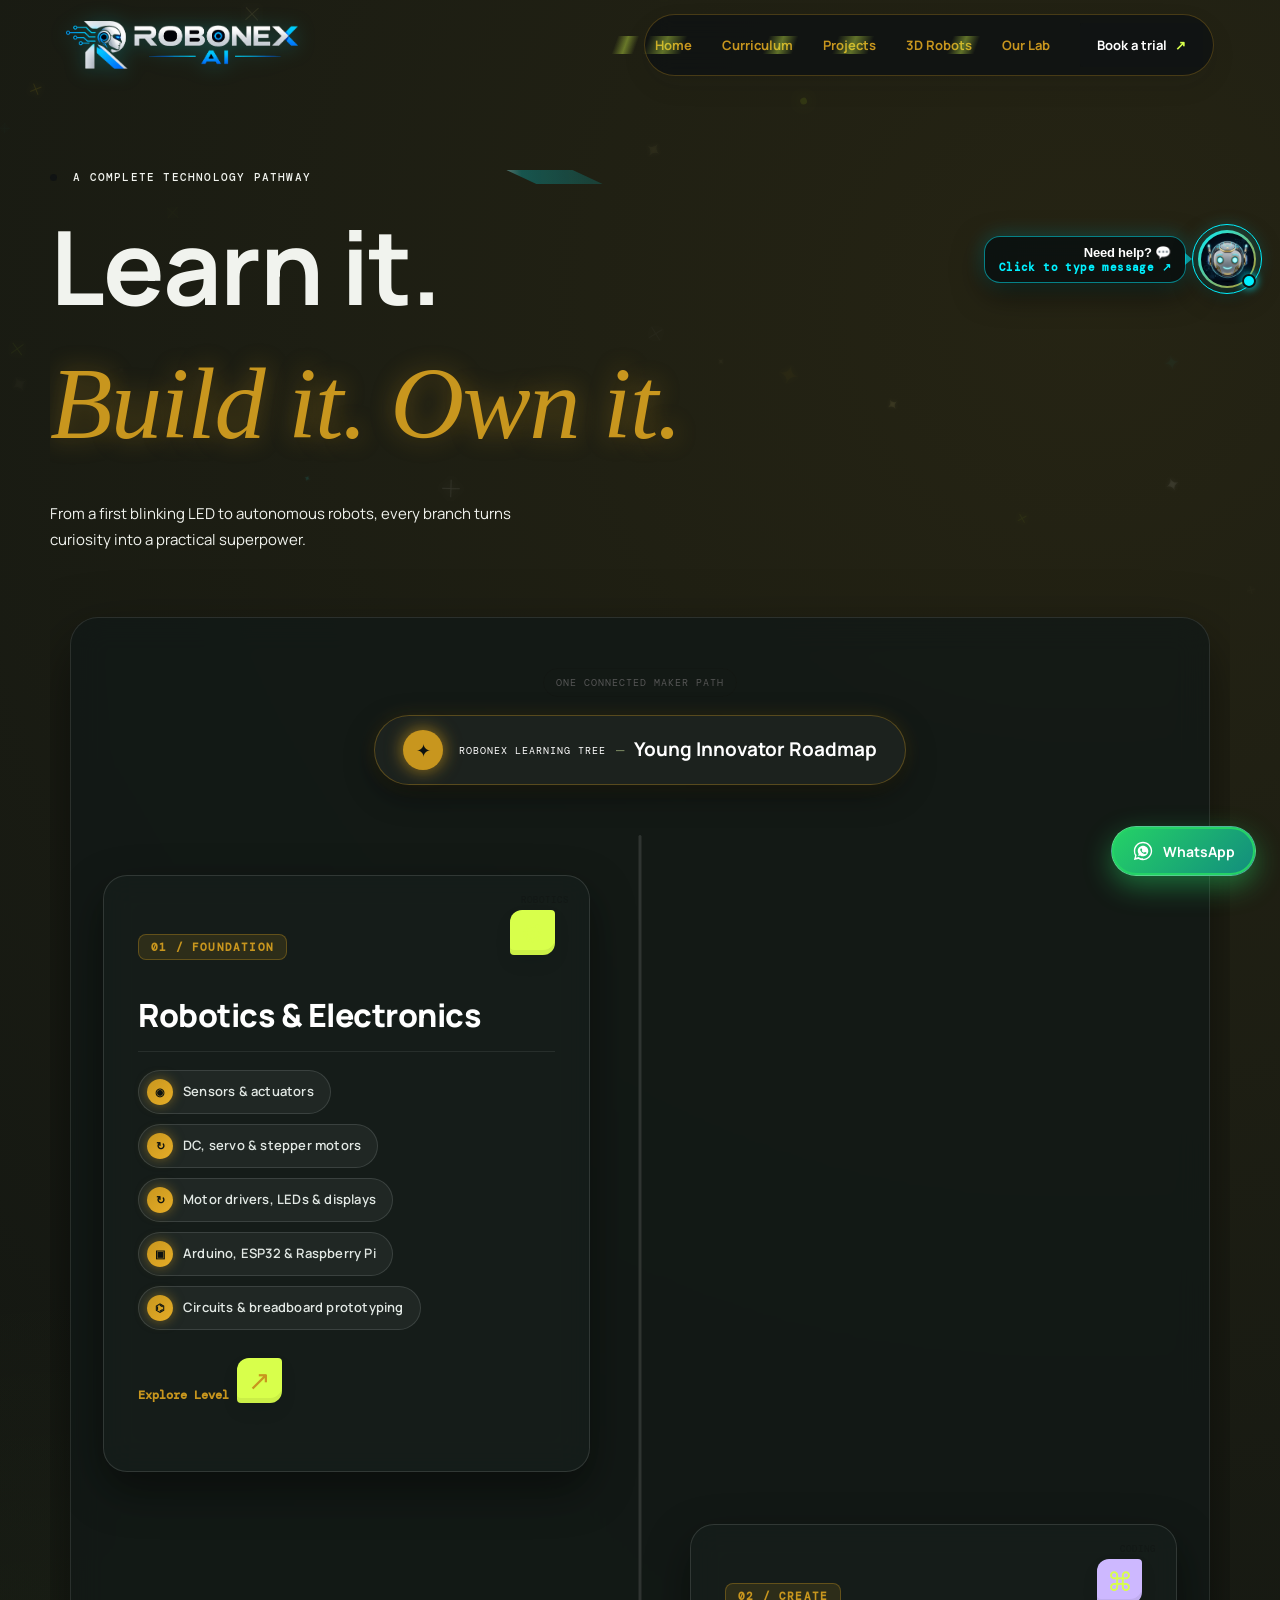
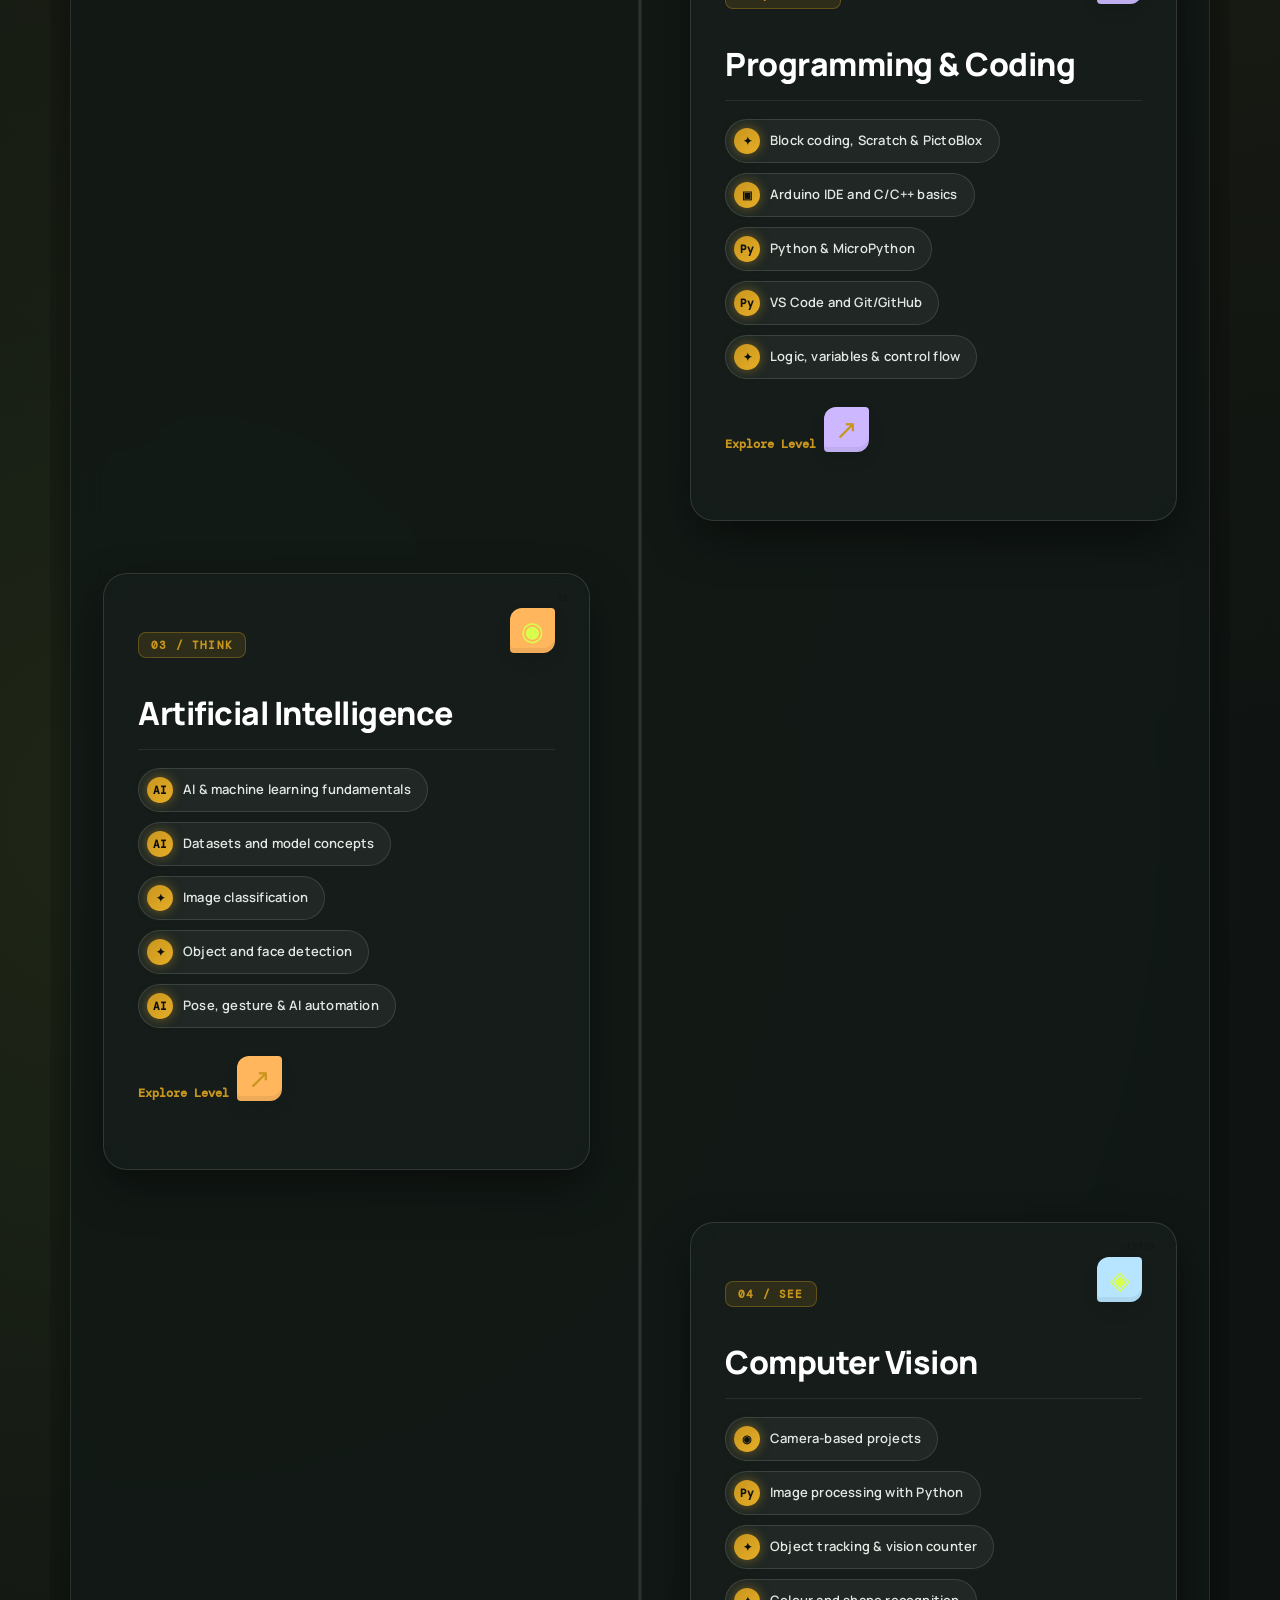
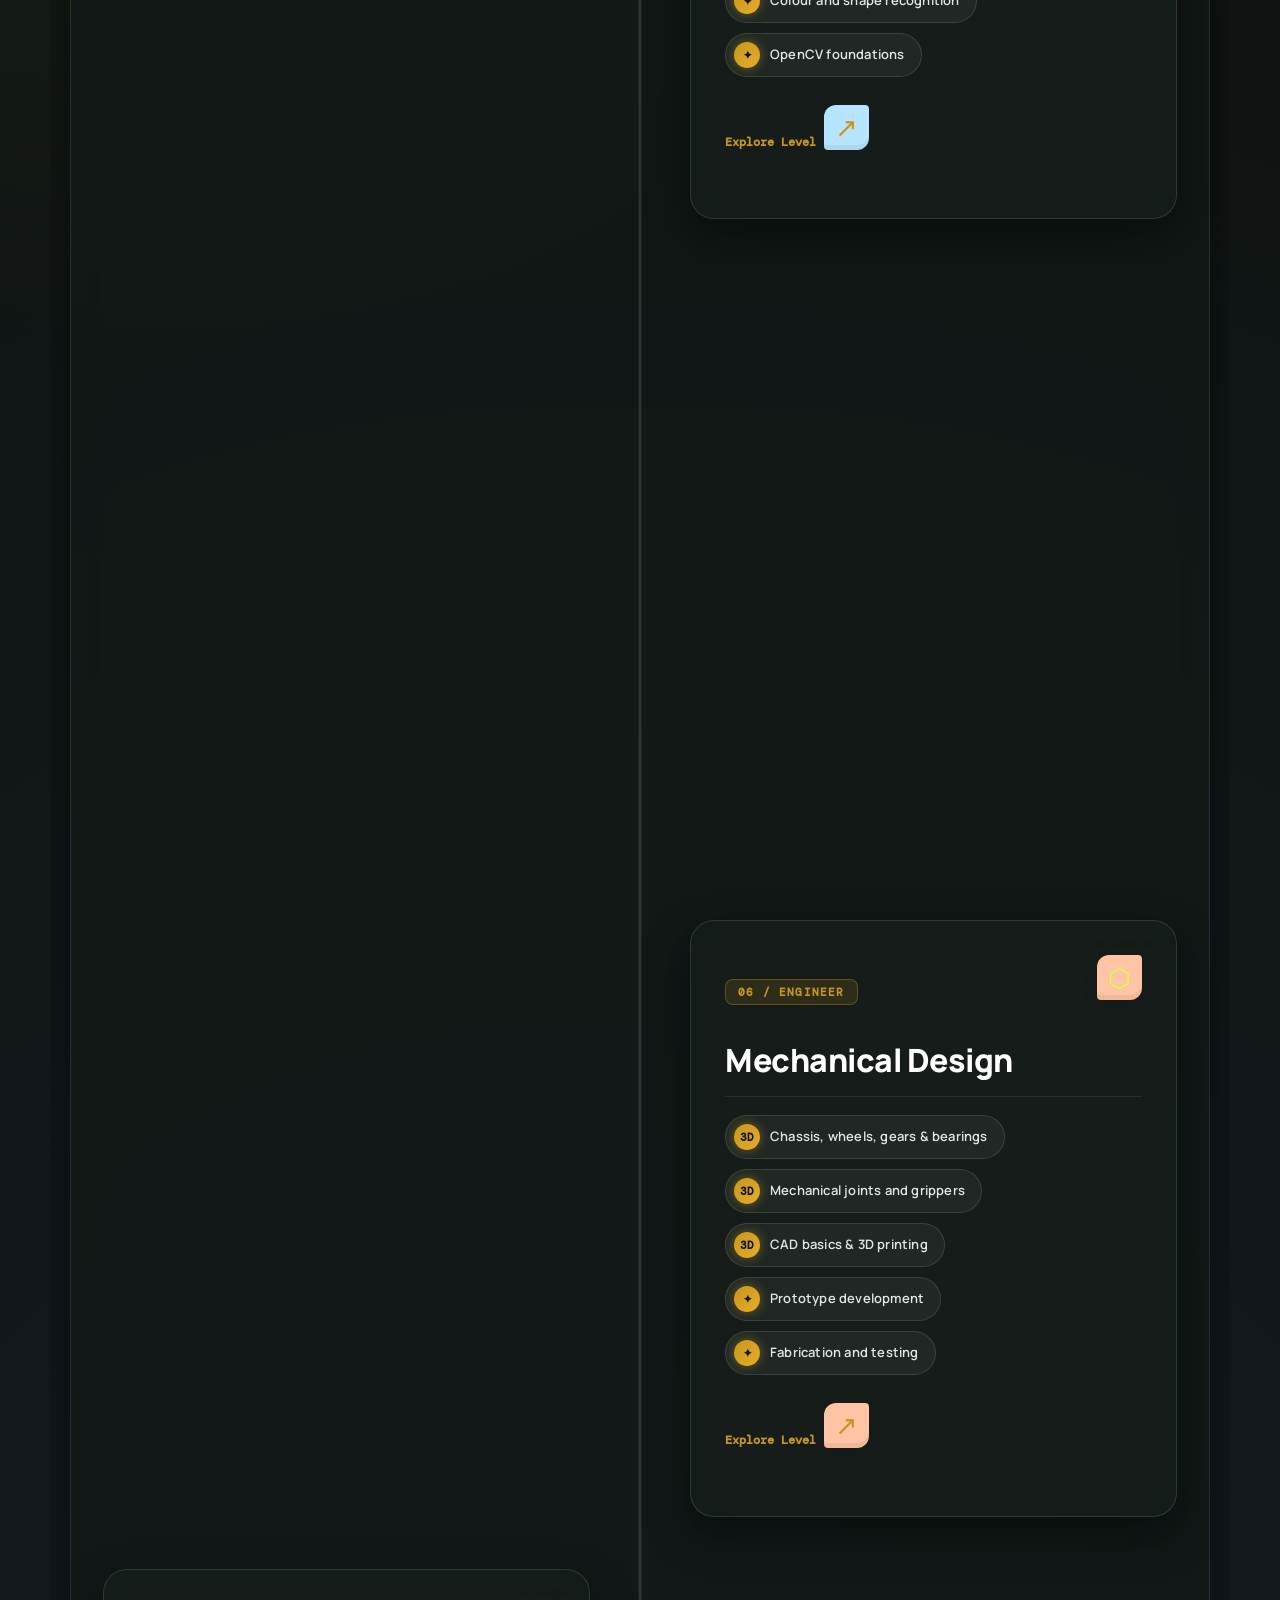
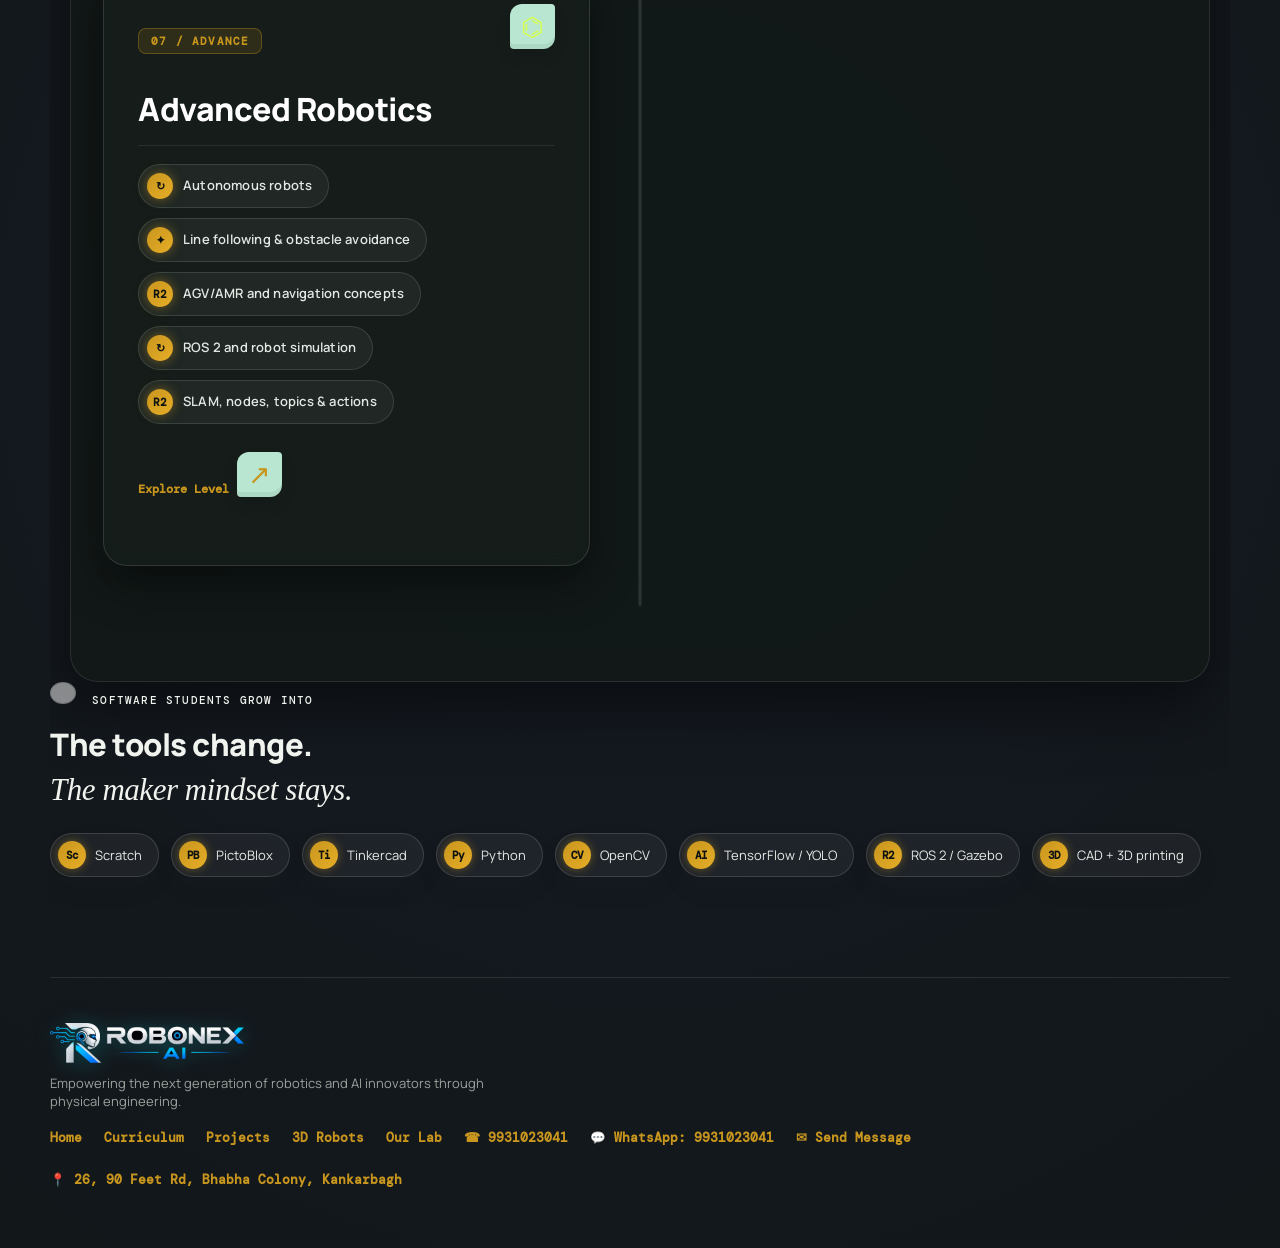
<file: curriculum.html>
<!doctype html>
<html lang="en">
<head>
  <meta charset="UTF-8" />
  <meta name="viewport" content="width=device-width, initial-scale=1.0" />
  <title>Curriculum | RoboNex AI</title>
  <meta name="description" content="A practical AI and robotics learning tree for young makers." />
  <link rel="preconnect" href="https://fonts.googleapis.com" />
  <link rel="preconnect" href="https://fonts.gstatic.com" crossorigin />
  <link href="https://fonts.googleapis.com/css2?family=DM+Mono:wght@400;500&family=Manrope:wght@400;500;600;700;800&display=swap" rel="stylesheet" />
  <link rel="stylesheet" href="style.css?v=20261006prod7" />
  <link rel="icon" type="image/png" href="favicon.png" />
  <link rel="shortcut icon" href="favicon.ico" />
  <!-- Production PWA & Theme Meta -->
  <meta name="theme-color" content="#0c1210" />
  <meta name="apple-mobile-web-app-capable" content="yes" />
  <meta name="apple-mobile-web-app-status-bar-style" content="black-translucent" />
  <meta name="apple-mobile-web-app-title" content="RoboNex AI" />
  <link rel="manifest" href="site.webmanifest" />

  <!-- Open Graph / Facebook Meta -->
  <meta property="og:type" content="website" />
  <meta property="og:site_name" content="RoboNex AI" />
  <meta property="og:title" content="RoboNex AI | Hands-On AI &amp; Robotics Learning Lab" />
  <meta property="og:description" content="Elite hands-on robotics, computer vision and AI learning lab for young creators aged 6–16. Real microcontrollers, 1:6 mentor ratio, tangible engineering." />
  <meta property="og:image" content="logo-full.png" />

  <!-- Twitter Card Meta -->
  <meta name="twitter:card" content="summary_large_image" />
  <meta name="twitter:title" content="RoboNex AI | Hands-On AI &amp; Robotics Learning Lab" />
  <meta name="twitter:description" content="Hands-on robotics, computer vision, and AI lab for young creators aged 6–16. Visit our campus at Pillar 26, 90 Feet Road." />
  <meta name="twitter:image" content="logo-full.png" />

</head>
<body class="inner-page">
  <header class="nav wrap">
    <a class="brand" href="home.html" aria-label="RoboNex home">
      <img src="logo.png" alt="RoboNex AI" class="brand-logo" />
    </a>
    <button class="menu" aria-label="Open menu" aria-expanded="false">☰</button>
    <nav>
      <a href="home.html">Home</a><a href="curriculum.html">Curriculum</a><a href="projects.html">Projects</a><a href="videos.html">3D Robots</a><a href="lab.html">Our Lab</a><a class="nav-cta" href="home.html#contact">Book a trial <i>↗</i></a>
    </nav>
  </header>

  <main class="wrap">
    <section class="inner-hero">
      <p class="eyebrow glitter-shimmer"><span></span> A COMPLETE TECHNOLOGY PATHWAY</p>
      <h1>Learn it.<br /><em>Build it. Own it.</em></h1>
      <p>From a first blinking LED to autonomous robots, every branch turns curiosity into a practical superpower.</p>
    </section>

    <section class="learning-tree" aria-labelledby="tree-title">
      <div class="tree-root tree-root-line"><span>✦</span><div><small>ROBONEX LEARNING TREE</small><b class="tree-divider">—</b><strong id="tree-title">Young Innovator Roadmap</strong></div></div>
      
      <div class="tree-timeline">
        <div class="tree-timeline-track"></div>
        <div class="tree-timeline-progress" id="tree-progress"></div>
        
        <div class="tree-grid">
          <article id="robotics" class="tree-card tree-card-left definition-trigger tilt-surface" data-tilt tabindex="0" role="button" data-definition="Robotics and electronics teaches students how machines sense the world, move safely, and respond through real circuits and controllers.">
            <div class="tree-node"><span class="node-num">01</span></div>
            <div class="tree-node-stem"></div>
            <div class="tree-card-top">
              <span class="tree-stage-badge">01 / FOUNDATION</span>
              <i class="tree-card-icon" title="Robotics and electronics">⚙</i>
            </div>
            <h2>Robotics &amp; Electronics</h2>
            <ul><li>Sensors &amp; actuators</li><li>DC, servo &amp; stepper motors</li><li>Motor drivers, LEDs &amp; displays</li><li>Arduino, ESP32 &amp; Raspberry Pi</li><li>Circuits &amp; breadboard prototyping</li></ul>
            <span class="tree-explore-btn">Explore Level <i>↗</i></span>
          </article>

          <article id="coding" class="tree-card tree-card-right definition-trigger tilt-surface" data-tilt tabindex="0" role="button" data-definition="Programming gives students the instructions behind every invention, starting with visual blocks and growing into Python, C/C++, MicroPython, and Git.">
            <div class="tree-node"><span class="node-num">02</span></div>
            <div class="tree-node-stem"></div>
            <div class="tree-card-top">
              <span class="tree-stage-badge">02 / CREATE</span>
              <i class="tree-card-icon" title="Programming and coding">⌘</i>
            </div>
            <h2>Programming &amp; Coding</h2>
            <ul><li>Block coding, Scratch &amp; PictoBlox</li><li>Arduino IDE and C/C++ basics</li><li>Python &amp; MicroPython</li><li>VS Code and Git/GitHub</li><li>Logic, variables &amp; control flow</li></ul>
            <span class="tree-explore-btn">Explore Level <i>↗</i></span>
          </article>

          <article id="ai" class="tree-card tree-card-left definition-trigger tilt-surface" data-tilt tabindex="0" role="button" data-definition="Artificial intelligence helps students train machines to find patterns, classify images, understand datasets, and make useful decisions with responsible automation.">
            <div class="tree-node"><span class="node-num">03</span></div>
            <div class="tree-node-stem"></div>
            <div class="tree-card-top">
              <span class="tree-stage-badge">03 / THINK</span>
              <i class="tree-card-icon" title="Artificial intelligence">◉</i>
            </div>
            <h2>Artificial Intelligence</h2>
            <ul><li>AI &amp; machine learning fundamentals</li><li>Datasets and model concepts</li><li>Image classification</li><li>Object and face detection</li><li>Pose, gesture &amp; AI automation</li></ul>
            <span class="tree-explore-btn">Explore Level <i>↗</i></span>
          </article>

          <article id="vision" class="tree-card tree-card-right definition-trigger tilt-surface" data-tilt tabindex="0" role="button" data-definition="Computer vision turns camera feeds into information. Students build counters and recognition projects with image processing, tracking, Python, and OpenCV.">
            <div class="tree-node"><span class="node-num">04</span></div>
            <div class="tree-node-stem"></div>
            <div class="tree-card-top">
              <span class="tree-stage-badge">04 / SEE</span>
              <i class="tree-card-icon" title="Computer vision">◈</i>
            </div>
            <h2>Computer Vision</h2>
            <ul><li>Camera-based projects</li><li>Image processing with Python</li><li>Object tracking &amp; vision counter</li><li>Colour and shape recognition</li><li>OpenCV foundations</li></ul>
            <span class="tree-explore-btn">Explore Level <i>↗</i></span>
          </article>

          <article id="iot" class="tree-card tree-card-left definition-trigger tilt-surface" data-tilt tabindex="0" role="button" data-definition="IoT connects physical sensors to networks and dashboards. Students build smart-home, monitoring, and cloud-connected projects with ESP32, Wi-Fi, Bluetooth, and MQTT.">
            <div class="tree-node"><span class="node-num">05</span></div>
            <div class="tree-node-stem"></div>
            <div class="tree-card-top">
              <span class="tree-stage-badge">05 / CONNECT</span>
              <i class="tree-card-icon" title="IoT and smart automation">⌁</i>
            </div>
            <h2>IoT &amp; Smart Automation</h2>
            <ul><li>Wi-Fi, Bluetooth &amp; MQTT</li><li>ESP32 smart systems</li><li>Web dashboards &amp; cloud</li><li>Remote sensor monitoring</li><li>Smart-home automation</li></ul>
            <span class="tree-explore-btn">Explore Level <i>↗</i></span>
          </article>

          <article id="mechanical" class="tree-card tree-card-right definition-trigger tilt-surface" data-tilt tabindex="0" role="button" data-definition="Mechanical design makes a robot physically work. Students design chassis, joints, gears, grippers, and prototypes using CAD, fabrication, and 3D printing.">
            <div class="tree-node"><span class="node-num">06</span></div>
            <div class="tree-node-stem"></div>
            <div class="tree-card-top">
              <span class="tree-stage-badge">06 / ENGINEER</span>
              <i class="tree-card-icon" title="Mechanical design">⬡</i>
            </div>
            <h2>Mechanical Design</h2>
            <ul><li>Chassis, wheels, gears &amp; bearings</li><li>Mechanical joints and grippers</li><li>CAD basics &amp; 3D printing</li><li>Prototype development</li><li>Fabrication and testing</li></ul>
            <span class="tree-explore-btn">Explore Level <i>↗</i></span>
          </article>

          <article id="advanced" class="tree-card tree-card-left definition-trigger tilt-surface" data-tilt tabindex="0" role="button" data-definition="Advanced robotics brings all the branches together through autonomous navigation, AGV concepts, ROS 2, simulation, SLAM, and robot behaviors built from reusable components.">
            <div class="tree-node"><span class="node-num">07</span></div>
            <div class="tree-node-stem"></div>
            <div class="tree-card-top">
              <span class="tree-stage-badge">07 / ADVANCE</span>
              <i class="tree-card-icon" title="Advanced robotics">⌬</i>
            </div>
            <h2>Advanced Robotics</h2>
            <ul><li>Autonomous robots</li><li>Line following &amp; obstacle avoidance</li><li>AGV/AMR and navigation concepts</li><li>ROS 2 and robot simulation</li><li>SLAM, nodes, topics &amp; actions</li></ul>
            <span class="tree-explore-btn">Explore Level <i>↗</i></span>
          </article>
        </div>
      </div>
    </section>

    <section class="software-strip" aria-labelledby="software-title">
      <p class="eyebrow"><span></span> SOFTWARE STUDENTS GROW INTO</p>
      <h2 id="software-title" class="subheading">The tools change. <em>The maker mindset stays.</em></h2>
      <div class="software-list"><span class="definition-trigger tool-badge beginner" tabindex="0" role="button" title="Beginner tool" data-definition="Scratch is a visual block-based programming language where beginners learn sequences, loops, events, and logic by making interactive stories and games."><b class="tool-logo">Sc</b>Scratch</span><span class="definition-trigger tool-badge beginner" tabindex="0" role="button" title="Beginner tool" data-definition="PictoBlox combines block coding with AI and robotics extensions, helping students control hardware while experimenting with vision, speech, and smart projects."><b class="tool-logo">PB</b>PictoBlox</span><span class="definition-trigger tool-badge beginner" tabindex="0" role="button" title="Beginner tool" data-definition="Tinkercad lets students simulate simple circuits and prototype ideas safely before connecting physical components on a real breadboard."><b class="tool-logo">Ti</b>Tinkercad</span><span class="definition-trigger tool-badge intermediate" tabindex="0" role="button" title="Intermediate tool" data-definition="Python is a readable programming language used for robotics logic, data, automation, Raspberry Pi projects, and artificial intelligence."><b class="tool-logo">Py</b>Python</span><span class="definition-trigger tool-badge intermediate" tabindex="0" role="button" title="Intermediate tool" data-definition="OpenCV is a computer-vision toolkit for reading camera feeds, processing images, tracking objects, and building vision counters."><b class="tool-logo">CV</b>OpenCV</span><span class="definition-trigger tool-badge advanced" tabindex="0" role="button" title="Advanced tool" data-definition="TensorFlow and YOLO introduce students to trained models for classification and fast object detection in practical AI vision projects."><b class="tool-logo">AI</b>TensorFlow / YOLO</span><span class="definition-trigger tool-badge professional" tabindex="0" role="button" title="Professional tool" data-definition="ROS 2 and Gazebo provide professional tools for building, communicating between, and simulating larger robotic systems."><b class="tool-logo">R2</b>ROS 2 / Gazebo</span><span class="definition-trigger tool-badge professional" tabindex="0" role="button" title="Professional tool" data-definition="CAD and 3D printing turn a digital mechanical design into a physical prototype that can be assembled, tested, and improved."><b class="tool-logo">3D</b>CAD + 3D printing</span></div>
      <aside class="definition-panel" id="definition-panel" aria-live="polite" hidden><span class="definition-icon">✦</span><div><small>SELECTED TOOL / SKILL</small><h3>Click a branch or tool</h3><p>Choose any learning branch or software badge to see what students do with it.</p><a id="definition-link" class="definition-link" href="topic.html">Open full topic page <b>↗</b></a></div></aside>
    </section>
  </main>
  <footer class="wrap home-footer">
    <div class="footer-top">
      <div>
        <a class="brand" href="home.html" aria-label="RoboNex home"><img src="logo.png" alt="RoboNex AI" class="brand-logo footer-logo" /></a>
        <p class="footer-tagline">Empowering the next generation of robotics and AI innovators through physical engineering.</p>
      </div>
      <div class="footer-links">
        <a href="home.html">Home</a>
        <a href="curriculum.html">Curriculum</a>
        <a href="projects.html">Projects</a>
        <a href="videos.html">3D Robots</a>
        <a href="lab.html">Our Lab</a>
        <a href="tel:+919931023041">☎ 9931023041</a>
        <a href="https://wa.me/919931023041?text=Hi%20RoboNex%20AI%2C%20I%20want%20to%20inquire%20about%20the%20curriculum%20and%20robotics%20classes." target="_blank" rel="noopener noreferrer" class="footer-wa-link">
          💬 WhatsApp: 9931023041
        </a>
        <a href="sms:+919931023041?body=Hi%20RoboNex%20AI%2C%20I%20am%20interested%20in%20the%20curriculum." class="footer-sms-link">
          ✉ Send Message
        </a>
        <a href="https://www.google.com/maps/search/?api=1&query=26,+90+Feet+Rd,+Bhabha+Colony,+Kankarbagh,+Hanuman+Nagar,+Patna,+Bihar+800020"
           target="_blank"
           rel="noopener noreferrer"
           class="footer-map-link">
          📍 26, 90 Feet Rd, Bhabha Colony, Kankarbagh
        </a>
      </div>
    </div>
  </footer>

  <!-- Floating WhatsApp & Message Connect Widget -->
          <!-- Sliding Robo AI Mascot & Interactive Chat Assistant (1st Page -> Slides with Scroll) -->
  <aside class="scrolling-robo-wrapper" id="scrolling-robo-wrapper" aria-label="Interactive AI Bot">
    <!-- Interactive Robo Chat / SMS Text Box Popup -->
    <div class="robo-chat-popup" id="robo-chat-popup" aria-hidden="true">
      <div class="robo-chat-header">
        <div class="robo-chat-header-info">
          <div class="robo-chat-avatar-mini">
            <img src="robo-avatar.png" alt="Robo Assistant" />
            <span class="mini-online-dot"></span>
          </div>
          <div>
            <strong>RoboNex AI Assistant 🤖</strong>
            <small>Direct SMS &amp; WhatsApp Query</small>
          </div>
        </div>
        <button type="button" class="robo-chat-close-btn" id="robo-chat-close" onclick="closeRoboChat(event)" aria-label="Close Chat Window">✕</button>
      </div>

      <div class="robo-chat-body">
        <div class="robo-msg-bubble">
          <span>👋 <strong>Need help?</strong> Type your question below and click <em>Send as SMS</em> or <em>WhatsApp</em> to get an instant reply from our lab mentor!</span>
        </div>

        <div class="robo-quick-chips">
          <button type="button" class="quick-chip-btn" onclick="fillRoboChip(this)" data-text="Hi RoboNex AI, I want to book a complimentary 45-min hands-on lab trial session for my child.">🎯 Book Free Trial</button>
          <button type="button" class="quick-chip-btn" onclick="fillRoboChip(this)" data-text="Hi RoboNex AI, please send me the fee structure and batch timings for robotics classes.">📅 Fees &amp; Batches</button>
          <button type="button" class="quick-chip-btn" onclick="fillRoboChip(this)" data-text="Hi RoboNex AI, I want directions to 26, 90 Feet Rd, Bhabha Colony, Kankarbagh lab.">📍 Lab Location</button>
        </div>

        <div class="robo-input-container">
          <textarea id="robo-chat-input" rows="3" placeholder="Type your message or question here... (e.g., Course details for age 10)"></textarea>
        </div>

        <div class="robo-chat-actions">
          <button type="button" class="robo-action-btn robo-send-sms" id="robo-send-sms-btn" onclick="sendRoboSMS(event)" title="Open normal phone SMS with this message">
            <span>✉ Send as SMS</span>
          </button>
          <button type="button" class="robo-action-btn robo-send-wa" id="robo-send-wa-btn" onclick="sendRoboWA(event)" title="Open WhatsApp with this message">
            <span>💬 WhatsApp</span>
          </button>
        </div>

        <div class="robo-chat-footer-note">
          <span>Direct Mentor Hotline: <a href="tel:+919931023041">☎ 9931023041</a></span>
        </div>
      </div>
    </div>

    <!-- Robo Mascot Button (Opens the Text Box on Click) -->
    <button type="button" class="floating-robo-sms-box" id="robo-mascot-btn" onclick="toggleRoboChat(event)" aria-expanded="false" aria-controls="robo-chat-popup" title="Click to open message text box">
      <div class="robo-speech-bubble" onclick="toggleRoboChat(event)">
        <span class="robo-bubble-title">Need help? 💬</span>
        <span class="robo-bubble-sub">Click to type message ↗</span>
      </div>
      <div class="robo-avatar-wrap">
        <div class="robo-radar-pulse"></div>
        <img src="robo-avatar.png" alt="RoboNex AI Mascot Assistant" class="robo-avatar-img" />
        <span class="robo-online-dot" title="Online AI Lab Assistant"></span>
      </div>
    </button>
  </aside>

  <!-- Floating WhatsApp Button (Fixed at Bottom-Right) -->
  <aside class="floating-wa-container" aria-label="WhatsApp Support">
    <a href="https://wa.me/9931023041?text=Hi%20RoboNex%20AI%2C%20I%20want%20to%20know%20more%20about%20your%20hands-on%20robotics%20%26%20AI%20learning%20lab." 
       target="_blank" 
       rel="noopener noreferrer" 
       class="floating-btn floating-wa-btn" 
       title="Chat on WhatsApp">
      <span class="floating-pulse"></span>
      <svg class="wa-svg" viewBox="0 0 24 24" width="22" height="22" fill="currentColor">
        <path d="M12.031 6.172c-3.181 0-5.767 2.586-5.768 5.766-.001 1.298.38 2.27 1.019 3.287l-.582 2.128 2.182-.573c.978.58 1.911.928 3.145.929 3.178 0 5.767-2.587 5.768-5.766.001-3.187-2.575-5.771-5.764-5.771zm3.392 8.244c-.144.405-.837.774-1.17.824-.312.045-.634.072-1.897-.449-1.614-.666-2.656-2.316-2.736-2.423-.08-.108-.649-.864-.649-1.648 0-.785.412-1.17.558-1.328.146-.159.32-.198.427-.198.106 0 .213.002.306.007.1.005.234-.038.366.28.136.327.465 1.135.507 1.219.042.083.07.18.013.291-.056.111-.085.18-.17.278-.085.099-.178.22-.254.296-.086.085-.175.177-.075.348.1.171.444.733.953 1.187.656.585 1.21.766 1.382.852.172.085.272.072.373-.045.101-.116.435-.507.55-.68.115-.175.232-.146.39-.088.158.058 1.002.472 1.174.558.172.085.287.128.329.2.042.072.042.417-.102.822z"/>
        <path d="M12 2C6.48 2 2 6.48 2 12c0 1.84.498 3.565 1.365 5.05L2.05 21.95l4.98-1.306C8.47 21.524 10.18 22 12 22c5.52 0 10-4.48 10-10S17.52 2 12 2zm0 18c-1.64 0-3.17-.48-4.46-1.31l-.32-.2-2.95.77.79-2.88-.21-.34C3.96 15.69 3.5 13.9 3.5 12c0-4.69 3.81-8.5 8.5-8.5s8.5 3.81 8.5 8.5-3.81 8.5-8.5 8.5z"/>
      </svg>
      <span class="floating-btn-label">WhatsApp</span>
    </a>
  </aside>

  <script src="script.js?v=20261003g"></script>

  <!-- Mobile Sticky Bottom Action Bar -->
  <nav class="mobile-bottom-bar" aria-label="Mobile Quick Contacts">
    <div class="mobile-bar-inner">
      <a href="tel:+919931023041" class="mobile-bar-btn mobile-btn-call">
        <span>☎</span> Call Lab
      </a>
      <a href="https://wa.me/919931023041?text=Hi%20RoboNex%20AI%2C%20I%20want%20to%20know%20more%20about%20your%20robotics%20classes." 
         target="_blank" 
         rel="noopener noreferrer" 
         class="mobile-bar-btn mobile-btn-wa">
        <span>💬</span> WhatsApp
      </a>
      <a href="https://www.google.com/maps/search/?api=1&query=Shanti+Kunj+Apartment,+Jai+Balaji+Enterprises+Gali,+Opposite+Jawed+Habib,+Pillar+No.+26,+90+Feet+Road" 
         target="_blank" 
         rel="noopener noreferrer" 
         class="mobile-bar-btn mobile-btn-map">
        <span>📍</span> Directions
      </a>
    </div>
  </nav>

</body>
</html>
</file>
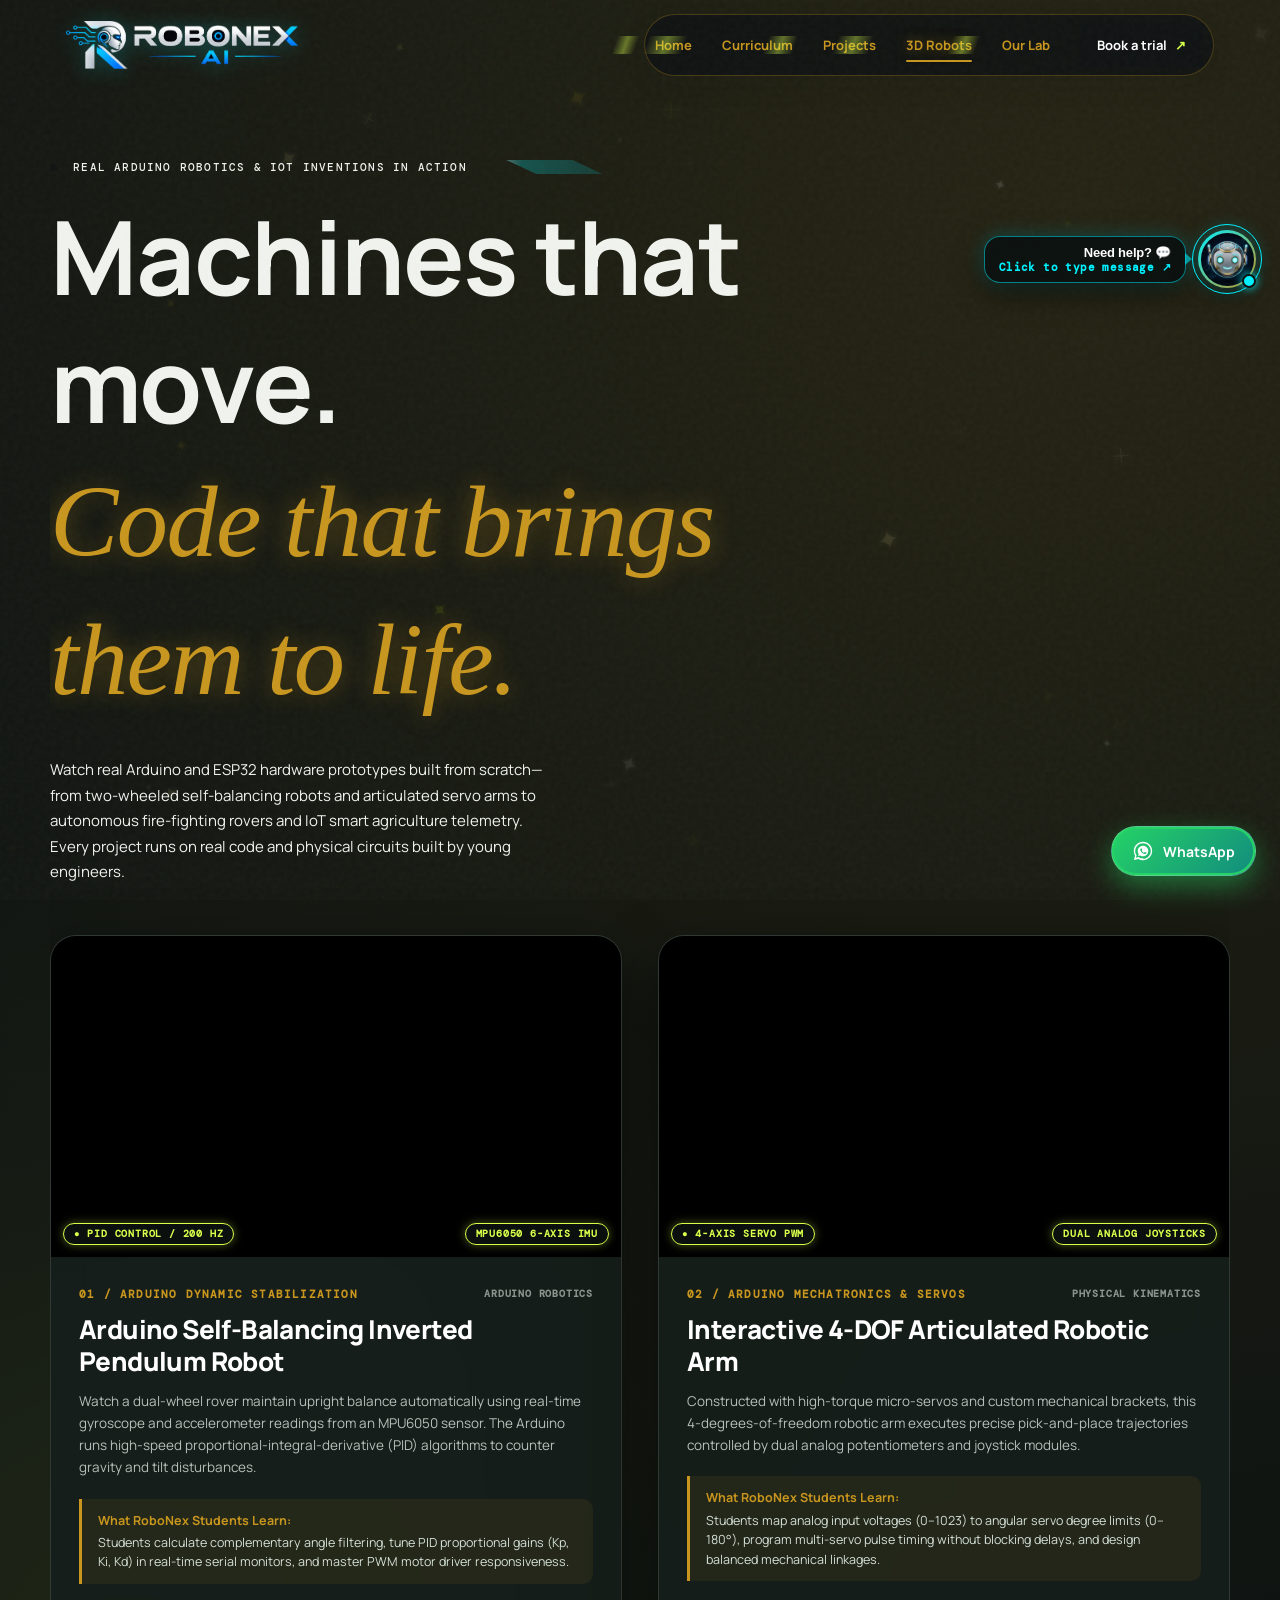
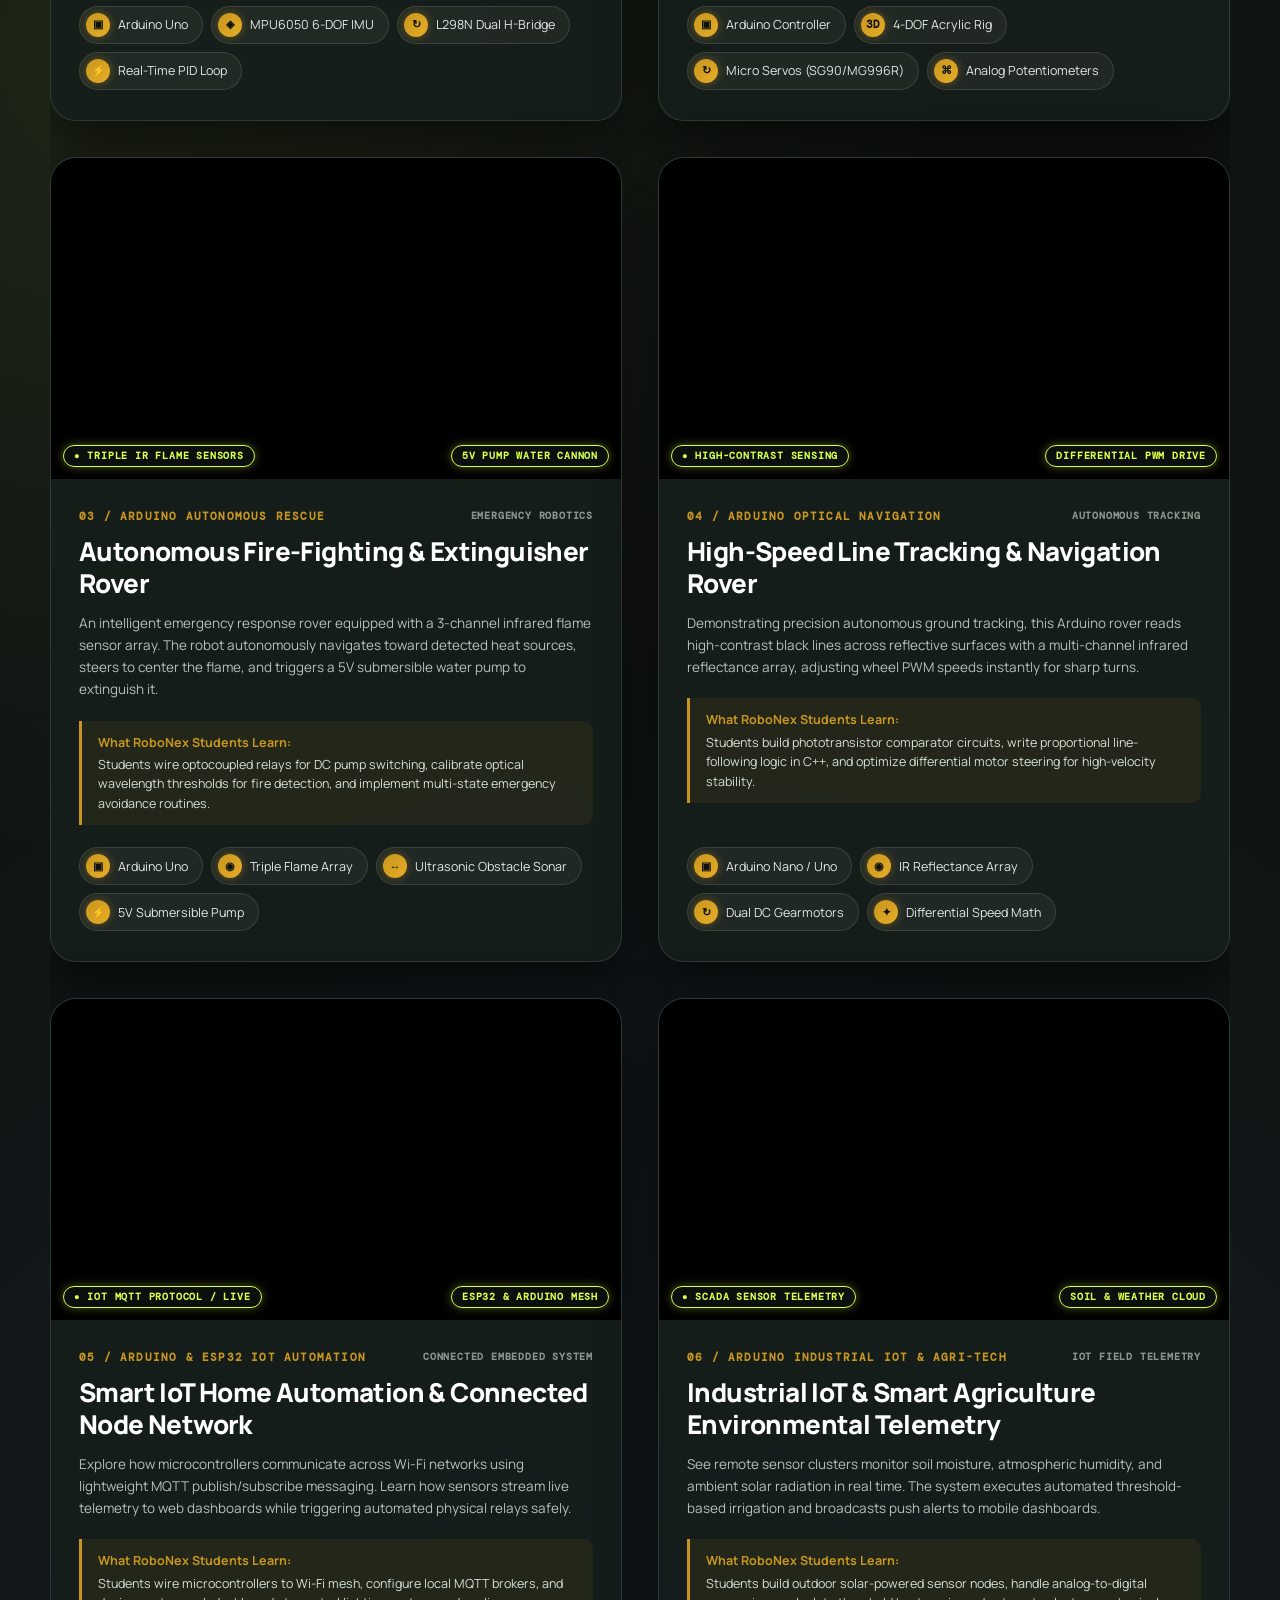
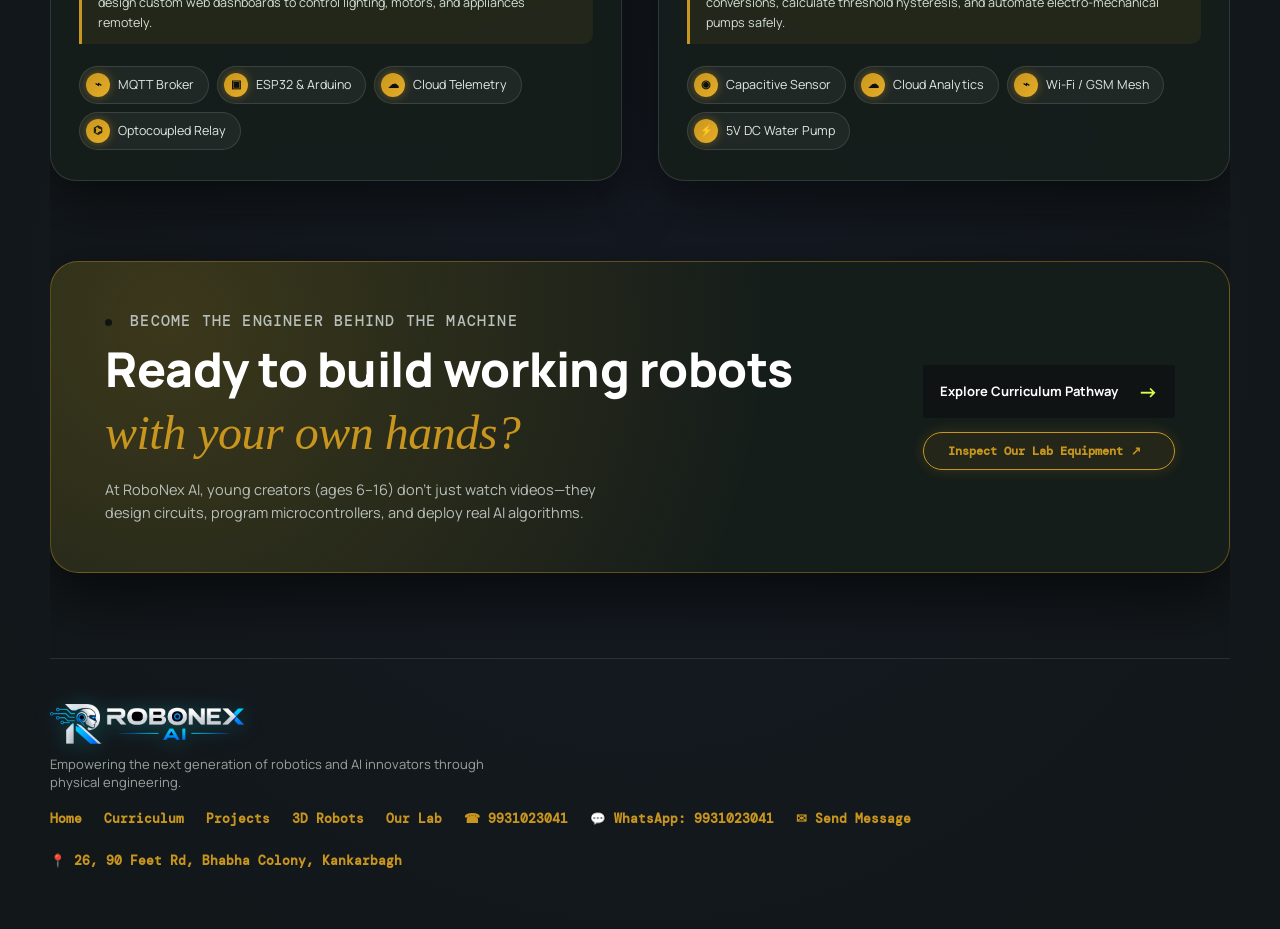
<file: videos.html>
<!doctype html>
<html lang="en">
<head>
  <meta charset="UTF-8" />
  <meta name="viewport" content="width=device-width, initial-scale=1.0" />
  <title>3D Robot Cinema &amp; Technology Demonstrations | RoboNex AI</title>
  <meta name="description" content="Watch advanced 3D robotics, humanoid agility, computer vision and autonomous AI in action at RoboNex AI Learning Lab." />
  <link rel="preconnect" href="https://fonts.googleapis.com" />
  <link rel="preconnect" href="https://fonts.gstatic.com" crossorigin />
  <link href="https://fonts.googleapis.com/css2?family=DM+Mono:wght@400;500&family=Manrope:wght@400;500;600;700;800&display=swap" rel="stylesheet" />
  <link rel="stylesheet" href="style.css?v=20261006prod7" />
  <link rel="icon" type="image/png" href="favicon.png" />
  <link rel="shortcut icon" href="favicon.ico" />
  <!-- Production PWA & Theme Meta -->
  <meta name="theme-color" content="#0c1210" />
  <meta name="apple-mobile-web-app-capable" content="yes" />
  <meta name="apple-mobile-web-app-status-bar-style" content="black-translucent" />
  <meta name="apple-mobile-web-app-title" content="RoboNex AI" />
  <link rel="manifest" href="site.webmanifest" />

  <!-- Open Graph / Facebook Meta -->
  <meta property="og:type" content="website" />
  <meta property="og:site_name" content="RoboNex AI" />
  <meta property="og:title" content="RoboNex AI | Hands-On AI &amp; Robotics Learning Lab" />
  <meta property="og:description" content="Elite hands-on robotics, computer vision and AI learning lab for young creators aged 6–16. Real microcontrollers, 1:6 mentor ratio, tangible engineering." />
  <meta property="og:image" content="logo-full.png" />

  <!-- Twitter Card Meta -->
  <meta name="twitter:card" content="summary_large_image" />
  <meta name="twitter:title" content="RoboNex AI | Hands-On AI &amp; Robotics Learning Lab" />
  <meta name="twitter:description" content="Hands-on robotics, computer vision, and AI lab for young creators aged 6–16. Visit our campus at Pillar 26, 90 Feet Road." />
  <meta name="twitter:image" content="logo-full.png" />

</head>
<body class="inner-page video-page">
  <div class="grain"></div>

  <!-- Navigation -->
  <header class="nav wrap">
    <a class="brand" href="home.html" aria-label="RoboNex home">
      <img src="logo.png" alt="RoboNex AI" class="brand-logo" />
    </a>
    <button class="menu" aria-label="Open menu" aria-expanded="false">☰</button>
    <nav>
      <a href="home.html">Home</a>
      <a href="curriculum.html">Curriculum</a>
      <a href="projects.html">Projects</a>
      <a href="videos.html" class="active-nav">3D Robots</a>
      <a href="lab.html">Our Lab</a>
      <a class="nav-cta" href="home.html#contact">Book a trial <i>↗</i></a>
    </nav>
  </header>

  <main class="wrap">
    <!-- Hero Section -->
    <section class="inner-hero video-hero">
      <p class="eyebrow glitter-shimmer"><span></span> REAL ARDUINO ROBOTICS &amp; IOT INVENTIONS IN ACTION</p>
      <h1>Machines that move.<br /><em>Code that brings them to life.</em></h1>
      <p>Watch real Arduino and ESP32 hardware prototypes built from scratch—from two-wheeled self-balancing robots and articulated servo arms to autonomous fire-fighting rovers and IoT smart agriculture telemetry. Every project runs on real code and physical circuits built by young engineers.</p>
    </section>

    <!-- 6 High-Tech Video Showcase Cards -->
    <section class="video-showcase-grid">
      
      <!-- Video 1: Arduino Self-Balancing Robot -->
      <article class="video-card tilt-surface" data-tilt>
        <div class="video-player-wrapper">
          <iframe 
            src="https://www.youtube-nocookie.com/embed/pbJbpHjC3v0?rel=0&modestbranding=1" 
            title="Self Balancing Robot using Arduino &amp; MPU6050 Accelerometer Gyro" 
            allow="accelerometer; autoplay; clipboard-write; encrypted-media; gyroscope; picture-in-picture" 
            allowfullscreen
            loading="lazy">
          </iframe>
          <div class="video-hud-overlay">
            <span class="video-telemetry-badge">● PID CONTROL / 200 HZ</span>
            <span class="video-telemetry-badge">MPU6050 6-AXIS IMU</span>
          </div>
        </div>

        <div class="video-card-content">
          <div class="video-header-row">
            <span class="video-stage-tag">01 / ARDUINO DYNAMIC STABILIZATION</span>
            <small class="video-duration">ARDUINO ROBOTICS</small>
          </div>
          <h2>Arduino Self-Balancing Inverted Pendulum Robot</h2>
          <p class="video-description">
            Watch a dual-wheel rover maintain upright balance automatically using real-time gyroscope and accelerometer readings from an MPU6050 sensor. The Arduino runs high-speed proportional-integral-derivative (PID) algorithms to counter gravity and tilt disturbances.
          </p>
          
          <div class="video-learning-insight">
            <strong>What RoboNex Students Learn:</strong>
            <span>Students calculate complementary angle filtering, tune PID proportional gains (Kp, Ki, Kd) in real-time serial monitors, and master PWM motor driver responsiveness.</span>
          </div>

          <div class="video-tech-stack">
            <span class="tech-badge"><b class="tech-badge-logo">▣</b>Arduino Uno</span>
            <span class="tech-badge"><b class="tech-badge-logo">◈</b>MPU6050 6-DOF IMU</span>
            <span class="tech-badge"><b class="tech-badge-logo">↻</b>L298N Dual H-Bridge</span>
            <span class="tech-badge"><b class="tech-badge-logo">⚡</b>Real-Time PID Loop</span>
          </div>
        </div>
      </article>

      <!-- Video 2: Arduino Servo Robotic Arm -->
      <article class="video-card tilt-surface" data-tilt>
        <div class="video-player-wrapper">
          <iframe 
            src="https://www.youtube-nocookie.com/embed/ADJGxOrEZAM?rel=0&modestbranding=1" 
            title="How to Make Servo Robotic Arm using Arduino" 
            allow="accelerometer; autoplay; clipboard-write; encrypted-media; gyroscope; picture-in-picture" 
            allowfullscreen
            loading="lazy">
          </iframe>
          <div class="video-hud-overlay">
            <span class="video-telemetry-badge">● 4-AXIS SERVO PWM</span>
            <span class="video-telemetry-badge">DUAL ANALOG JOYSTICKS</span>
          </div>
        </div>

        <div class="video-card-content">
          <div class="video-header-row">
            <span class="video-stage-tag">02 / ARDUINO MECHATRONICS &amp; SERVOS</span>
            <small class="video-duration">PHYSICAL KINEMATICS</small>
          </div>
          <h2>Interactive 4-DOF Articulated Robotic Arm</h2>
          <p class="video-description">
            Constructed with high-torque micro-servos and custom mechanical brackets, this 4-degrees-of-freedom robotic arm executes precise pick-and-place trajectories controlled by dual analog potentiometers and joystick modules.
          </p>

          <div class="video-learning-insight">
            <strong>What RoboNex Students Learn:</strong>
            <span>Students map analog input voltages (0–1023) to angular servo degree limits (0–180°), program multi-servo pulse timing without blocking delays, and design balanced mechanical linkages.</span>
          </div>

          <div class="video-tech-stack">
            <span class="tech-badge"><b class="tech-badge-logo">▣</b>Arduino Controller</span>
            <span class="tech-badge"><b class="tech-badge-logo">3D</b>4-DOF Acrylic Rig</span>
            <span class="tech-badge"><b class="tech-badge-logo">↻</b>Micro Servos (SG90/MG996R)</span>
            <span class="tech-badge"><b class="tech-badge-logo">⌘</b>Analog Potentiometers</span>
          </div>
        </div>
      </article>

      <!-- Video 3: Arduino Fire Fighting Robot -->
      <article class="video-card tilt-surface" data-tilt>
        <div class="video-player-wrapper">
          <iframe 
            src="https://www.youtube-nocookie.com/embed/jsvAL9ogFBw?rel=0&modestbranding=1" 
            title="DIY Fire Fighting Robot using Arduino | Auto Fire Chaser and Extinguisher" 
            allow="accelerometer; autoplay; clipboard-write; encrypted-media; gyroscope; picture-in-picture" 
            allowfullscreen
            loading="lazy">
          </iframe>
          <div class="video-hud-overlay">
            <span class="video-telemetry-badge">● TRIPLE IR FLAME SENSORS</span>
            <span class="video-telemetry-badge">5V PUMP WATER CANNON</span>
          </div>
        </div>

        <div class="video-card-content">
          <div class="video-header-row">
            <span class="video-stage-tag">03 / ARDUINO AUTONOMOUS RESCUE</span>
            <small class="video-duration">EMERGENCY ROBOTICS</small>
          </div>
          <h2>Autonomous Fire-Fighting &amp; Extinguisher Rover</h2>
          <p class="video-description">
            An intelligent emergency response rover equipped with a 3-channel infrared flame sensor array. The robot autonomously navigates toward detected heat sources, steers to center the flame, and triggers a 5V submersible water pump to extinguish it.
          </p>

          <div class="video-learning-insight">
            <strong>What RoboNex Students Learn:</strong>
            <span>Students wire optocoupled relays for DC pump switching, calibrate optical wavelength thresholds for fire detection, and implement multi-state emergency avoidance routines.</span>
          </div>

          <div class="video-tech-stack">
            <span class="tech-badge"><b class="tech-badge-logo">▣</b>Arduino Uno</span>
            <span class="tech-badge"><b class="tech-badge-logo">◉</b>Triple Flame Array</span>
            <span class="tech-badge"><b class="tech-badge-logo">↔</b>Ultrasonic Obstacle Sonar</span>
            <span class="tech-badge"><b class="tech-badge-logo">⚡</b>5V Submersible Pump</span>
          </div>
        </div>
      </article>

      <!-- Video 4: Arduino Line Follower Robot -->
      <article class="video-card tilt-surface" data-tilt>
        <div class="video-player-wrapper">
          <iframe 
            src="https://www.youtube-nocookie.com/embed/7KGJlU4-RWg?rel=0&modestbranding=1" 
            title="Arduino Line Following Robot | DIY Smart Robot" 
            allow="accelerometer; autoplay; clipboard-write; encrypted-media; gyroscope; picture-in-picture" 
            allowfullscreen
            loading="lazy">
          </iframe>
          <div class="video-hud-overlay">
            <span class="video-telemetry-badge">● HIGH-CONTRAST SENSING</span>
            <span class="video-telemetry-badge">DIFFERENTIAL PWM DRIVE</span>
          </div>
        </div>

        <div class="video-card-content">
          <div class="video-header-row">
            <span class="video-stage-tag">04 / ARDUINO OPTICAL NAVIGATION</span>
            <small class="video-duration">AUTONOMOUS TRACKING</small>
          </div>
          <h2>High-Speed Line Tracking &amp; Navigation Rover</h2>
          <p class="video-description">
            Demonstrating precision autonomous ground tracking, this Arduino rover reads high-contrast black lines across reflective surfaces with a multi-channel infrared reflectance array, adjusting wheel PWM speeds instantly for sharp turns.
          </p>

          <div class="video-learning-insight">
            <strong>What RoboNex Students Learn:</strong>
            <span>Students build phototransistor comparator circuits, write proportional line-following logic in C++, and optimize differential motor steering for high-velocity stability.</span>
          </div>

          <div class="video-tech-stack">
            <span class="tech-badge"><b class="tech-badge-logo">▣</b>Arduino Nano / Uno</span>
            <span class="tech-badge"><b class="tech-badge-logo">◉</b>IR Reflectance Array</span>
            <span class="tech-badge"><b class="tech-badge-logo">↻</b>Dual DC Gearmotors</span>
            <span class="tech-badge"><b class="tech-badge-logo">✦</b>Differential Speed Math</span>
          </div>
        </div>
      </article>

      <!-- Video 5: IoT Smart Home & Automation -->
      <article class="video-card tilt-surface" data-tilt>
        <div class="video-player-wrapper">
          <iframe 
            src="https://www.youtube-nocookie.com/embed/URbFLG9aQVU?rel=0&modestbranding=1" 
            title="IoT Smart Home Automation &amp; Connected Mesh Network" 
            allow="accelerometer; autoplay; clipboard-write; encrypted-media; gyroscope; picture-in-picture" 
            allowfullscreen
            loading="lazy">
          </iframe>
          <div class="video-hud-overlay">
            <span class="video-telemetry-badge">● IOT MQTT PROTOCOL / LIVE</span>
            <span class="video-telemetry-badge">ESP32 &amp; ARDUINO MESH</span>
          </div>
        </div>

        <div class="video-card-content">
          <div class="video-header-row">
            <span class="video-stage-tag">05 / ARDUINO &amp; ESP32 IOT AUTOMATION</span>
            <small class="video-duration">CONNECTED EMBEDDED SYSTEM</small>
          </div>
          <h2>Smart IoT Home Automation &amp; Connected Node Network</h2>
          <p class="video-description">
            Explore how microcontrollers communicate across Wi-Fi networks using lightweight MQTT publish/subscribe messaging. Learn how sensors stream live telemetry to web dashboards while triggering automated physical relays safely.
          </p>
          
          <div class="video-learning-insight">
            <strong>What RoboNex Students Learn:</strong>
            <span>Students wire microcontrollers to Wi-Fi mesh, configure local MQTT brokers, and design custom web dashboards to control lighting, motors, and appliances remotely.</span>
          </div>

          <div class="video-tech-stack">
            <span class="tech-badge"><b class="tech-badge-logo">⌁</b>MQTT Broker</span>
            <span class="tech-badge"><b class="tech-badge-logo">▣</b>ESP32 &amp; Arduino</span>
            <span class="tech-badge"><b class="tech-badge-logo">☁</b>Cloud Telemetry</span>
            <span class="tech-badge"><b class="tech-badge-logo">⌬</b>Optocoupled Relay</span>
          </div>
        </div>
      </article>

      <!-- Video 6: Industrial IoT & Smart Agriculture -->
      <article class="video-card tilt-surface" data-tilt>
        <div class="video-player-wrapper">
          <iframe 
            src="https://www.youtube-nocookie.com/embed/QSIPNhOiMoE?rel=0&modestbranding=1" 
            title="Industrial IoT &amp; Smart Agriculture Environmental Telemetry" 
            allow="accelerometer; autoplay; clipboard-write; encrypted-media; gyroscope; picture-in-picture" 
            allowfullscreen
            loading="lazy">
          </iframe>
          <div class="video-hud-overlay">
            <span class="video-telemetry-badge">● SCADA SENSOR TELEMETRY</span>
            <span class="video-telemetry-badge">SOIL &amp; WEATHER CLOUD</span>
          </div>
        </div>

        <div class="video-card-content">
          <div class="video-header-row">
            <span class="video-stage-tag">06 / ARDUINO INDUSTRIAL IOT &amp; AGRI-TECH</span>
            <small class="video-duration">IOT FIELD TELEMETRY</small>
          </div>
          <h2>Industrial IoT &amp; Smart Agriculture Environmental Telemetry</h2>
          <p class="video-description">
            See remote sensor clusters monitor soil moisture, atmospheric humidity, and ambient solar radiation in real time. The system executes automated threshold-based irrigation and broadcasts push alerts to mobile dashboards.
          </p>

          <div class="video-learning-insight">
            <strong>What RoboNex Students Learn:</strong>
            <span>Students build outdoor solar-powered sensor nodes, handle analog-to-digital conversions, calculate threshold hysteresis, and automate electro-mechanical pumps safely.</span>
          </div>

          <div class="video-tech-stack">
            <span class="tech-badge"><b class="tech-badge-logo">◉</b>Capacitive Sensor</span>
            <span class="tech-badge"><b class="tech-badge-logo">☁</b>Cloud Analytics</span>
            <span class="tech-badge"><b class="tech-badge-logo">⌁</b>Wi-Fi / GSM Mesh</span>
            <span class="tech-badge"><b class="tech-badge-logo">⚡</b>5V DC Water Pump</span>
          </div>
        </div>
      </article>

    </section>

    <!-- Bottom Action Banner -->
    <section class="video-cta-banner tilt-surface" data-tilt>
      <div class="video-cta-copy">
        <p class="eyebrow"><span></span> BECOME THE ENGINEER BEHIND THE MACHINE</p>
        <h2>Ready to build working robots<br /><em>with your own hands?</em></h2>
        <p>At RoboNex AI, young creators (ages 6–16) don't just watch videos—they design circuits, program microcontrollers, and deploy real AI algorithms.</p>
      </div>
      <div class="video-cta-actions">
        <a class="button" href="curriculum.html">Explore Curriculum Pathway <b>→</b></a>
        <a class="button-outline" href="lab.html">Inspect Our Lab Equipment <b>↗</b></a>
      </div>
    </section>
  </main>

  <!-- Footer -->
  <footer class="wrap home-footer">
    <div class="footer-top">
      <div>
        <a class="brand" href="home.html" aria-label="RoboNex home">
          <img src="logo.png" alt="RoboNex AI" class="brand-logo footer-logo" />
        </a>
        <p class="footer-tagline">Empowering the next generation of robotics and AI innovators through physical engineering.</p>
      </div>
      <div class="footer-links">
        <a href="home.html">Home</a>
        <a href="curriculum.html">Curriculum</a>
        <a href="projects.html">Projects</a>
        <a href="videos.html">3D Robots</a>
        <a href="lab.html">Our Lab</a>
        <a href="tel:+919931023041">☎ 9931023041</a>
        <a href="https://wa.me/919931023041?text=Hi%20RoboNex%20AI%2C%20I%20want%20to%20inquire%20about%20the%203D%20robotics%20lab." target="_blank" rel="noopener noreferrer" class="footer-wa-link">
          💬 WhatsApp: 9931023041
        </a>
        <a href="sms:+919931023041?body=Hi%20RoboNex%20AI%2C%20I%20am%20interested%20in%203D%20robotics%20classes." class="footer-sms-link">
          ✉ Send Message
        </a>
        <a href="https://www.google.com/maps/search/?api=1&query=26,+90+Feet+Rd,+Bhabha+Colony,+Kankarbagh,+Hanuman+Nagar,+Patna,+Bihar+800020"
           target="_blank"
           rel="noopener noreferrer"
           class="footer-map-link">
          📍 26, 90 Feet Rd, Bhabha Colony, Kankarbagh
        </a>
      </div>
    </div>
  </footer>

  <!-- Floating WhatsApp & Message Connect Widget -->
          <!-- Sliding Robo AI Mascot & Interactive Chat Assistant (1st Page -> Slides with Scroll) -->
  <aside class="scrolling-robo-wrapper" id="scrolling-robo-wrapper" aria-label="Interactive AI Bot">
    <!-- Interactive Robo Chat / SMS Text Box Popup -->
    <div class="robo-chat-popup" id="robo-chat-popup" aria-hidden="true">
      <div class="robo-chat-header">
        <div class="robo-chat-header-info">
          <div class="robo-chat-avatar-mini">
            <img src="robo-avatar.png" alt="Robo Assistant" />
            <span class="mini-online-dot"></span>
          </div>
          <div>
            <strong>RoboNex AI Assistant 🤖</strong>
            <small>Direct SMS &amp; WhatsApp Query</small>
          </div>
        </div>
        <button type="button" class="robo-chat-close-btn" id="robo-chat-close" onclick="closeRoboChat(event)" aria-label="Close Chat Window">✕</button>
      </div>

      <div class="robo-chat-body">
        <div class="robo-msg-bubble">
          <span>👋 <strong>Need help?</strong> Type your question below and click <em>Send as SMS</em> or <em>WhatsApp</em> to get an instant reply from our lab mentor!</span>
        </div>

        <div class="robo-quick-chips">
          <button type="button" class="quick-chip-btn" onclick="fillRoboChip(this)" data-text="Hi RoboNex AI, I want to book a complimentary 45-min hands-on lab trial session for my child.">🎯 Book Free Trial</button>
          <button type="button" class="quick-chip-btn" onclick="fillRoboChip(this)" data-text="Hi RoboNex AI, please send me the fee structure and batch timings for robotics classes.">📅 Fees &amp; Batches</button>
          <button type="button" class="quick-chip-btn" onclick="fillRoboChip(this)" data-text="Hi RoboNex AI, I want directions to 26, 90 Feet Rd, Bhabha Colony, Kankarbagh lab.">📍 Lab Location</button>
        </div>

        <div class="robo-input-container">
          <textarea id="robo-chat-input" rows="3" placeholder="Type your message or question here... (e.g., Course details for age 10)"></textarea>
        </div>

        <div class="robo-chat-actions">
          <button type="button" class="robo-action-btn robo-send-sms" id="robo-send-sms-btn" onclick="sendRoboSMS(event)" title="Open normal phone SMS with this message">
            <span>✉ Send as SMS</span>
          </button>
          <button type="button" class="robo-action-btn robo-send-wa" id="robo-send-wa-btn" onclick="sendRoboWA(event)" title="Open WhatsApp with this message">
            <span>💬 WhatsApp</span>
          </button>
        </div>

        <div class="robo-chat-footer-note">
          <span>Direct Mentor Hotline: <a href="tel:+919931023041">☎ 9931023041</a></span>
        </div>
      </div>
    </div>

    <!-- Robo Mascot Button (Opens the Text Box on Click) -->
    <button type="button" class="floating-robo-sms-box" id="robo-mascot-btn" onclick="toggleRoboChat(event)" aria-expanded="false" aria-controls="robo-chat-popup" title="Click to open message text box">
      <div class="robo-speech-bubble" onclick="toggleRoboChat(event)">
        <span class="robo-bubble-title">Need help? 💬</span>
        <span class="robo-bubble-sub">Click to type message ↗</span>
      </div>
      <div class="robo-avatar-wrap">
        <div class="robo-radar-pulse"></div>
        <img src="robo-avatar.png" alt="RoboNex AI Mascot Assistant" class="robo-avatar-img" />
        <span class="robo-online-dot" title="Online AI Lab Assistant"></span>
      </div>
    </button>
  </aside>

  <!-- Floating WhatsApp Button (Fixed at Bottom-Right) -->
  <aside class="floating-wa-container" aria-label="WhatsApp Support">
    <a href="https://wa.me/9931023041?text=Hi%20RoboNex%20AI%2C%20I%20want%20to%20know%20more%20about%20your%20hands-on%20robotics%20%26%20AI%20learning%20lab." 
       target="_blank" 
       rel="noopener noreferrer" 
       class="floating-btn floating-wa-btn" 
       title="Chat on WhatsApp">
      <span class="floating-pulse"></span>
      <svg class="wa-svg" viewBox="0 0 24 24" width="22" height="22" fill="currentColor">
        <path d="M12.031 6.172c-3.181 0-5.767 2.586-5.768 5.766-.001 1.298.38 2.27 1.019 3.287l-.582 2.128 2.182-.573c.978.58 1.911.928 3.145.929 3.178 0 5.767-2.587 5.768-5.766.001-3.187-2.575-5.771-5.764-5.771zm3.392 8.244c-.144.405-.837.774-1.17.824-.312.045-.634.072-1.897-.449-1.614-.666-2.656-2.316-2.736-2.423-.08-.108-.649-.864-.649-1.648 0-.785.412-1.17.558-1.328.146-.159.32-.198.427-.198.106 0 .213.002.306.007.1.005.234-.038.366.28.136.327.465 1.135.507 1.219.042.083.07.18.013.291-.056.111-.085.18-.17.278-.085.099-.178.22-.254.296-.086.085-.175.177-.075.348.1.171.444.733.953 1.187.656.585 1.21.766 1.382.852.172.085.272.072.373-.045.101-.116.435-.507.55-.68.115-.175.232-.146.39-.088.158.058 1.002.472 1.174.558.172.085.287.128.329.2.042.072.042.417-.102.822z"/>
        <path d="M12 2C6.48 2 2 6.48 2 12c0 1.84.498 3.565 1.365 5.05L2.05 21.95l4.98-1.306C8.47 21.524 10.18 22 12 22c5.52 0 10-4.48 10-10S17.52 2 12 2zm0 18c-1.64 0-3.17-.48-4.46-1.31l-.32-.2-2.95.77.79-2.88-.21-.34C3.96 15.69 3.5 13.9 3.5 12c0-4.69 3.81-8.5 8.5-8.5s8.5 3.81 8.5 8.5-3.81 8.5-8.5 8.5z"/>
      </svg>
      <span class="floating-btn-label">WhatsApp</span>
    </a>
  </aside>

  <script src="script.js?v=20261003g"></script>

  <!-- Mobile Sticky Bottom Action Bar -->
  <nav class="mobile-bottom-bar" aria-label="Mobile Quick Contacts">
    <div class="mobile-bar-inner">
      <a href="tel:+919931023041" class="mobile-bar-btn mobile-btn-call">
        <span>☎</span> Call Lab
      </a>
      <a href="https://wa.me/919931023041?text=Hi%20RoboNex%20AI%2C%20I%20want%20to%20know%20more%20about%20your%20robotics%20classes." 
         target="_blank" 
         rel="noopener noreferrer" 
         class="mobile-bar-btn mobile-btn-wa">
        <span>💬</span> WhatsApp
      </a>
      <a href="https://www.google.com/maps/search/?api=1&query=Shanti+Kunj+Apartment,+Jai+Balaji+Enterprises+Gali,+Opposite+Jawed+Habib,+Pillar+No.+26,+90+Feet+Road" 
         target="_blank" 
         rel="noopener noreferrer" 
         class="mobile-bar-btn mobile-btn-map">
        <span>📍</span> Directions
      </a>
    </div>
  </nav>

</body>
</html>
</file>
<file: style.css>
:root {
  overflow-x: hidden;
}

html {
  overflow-x: hidden;
  width: 100%;
  -webkit-text-size-adjust: 100%;
}

body {
  width: 100%;
  min-width: 0;
  overflow-x: hidden;
}

img {
  max-width: 100%;
  height: auto;
}

a,
button,
input,
textarea {
  touch-action: manipulation;
}

.wrap {
  max-width: 1180px;
}

.home-page main,
.inner-page main {
  width: 100%;
  overflow: hidden;
}

.inner-page .nav,
.home-page .nav {
  max-width: 1180px;
}

.inner-page .nav nav,
.home-page .nav nav {
  max-width: calc(100vw - 32px);
}

@media (max-width: 760px) {
  .wrap {
    width: calc(100% - 32px);
    max-width: none;
  }

  .nav {
    width: calc(100% - 32px);
    min-height: 70px;
  }

  .nav nav {
    max-width: calc(100vw - 32px);
    box-sizing: border-box;
  }

  .inner-hero h1 {
    letter-spacing: -0.5px;
    overflow-wrap: anywhere;
  }

  .tree-grid,
  .all-projects,
  .topic-grid,
  .lab-layout {
    min-width: 0;
  }

  .tree-card,
  .all-projects article,
  .topic-panel,
  .lab-tool {
    min-width: 0;
    overflow: hidden;
  }

  .tree-card h2,
  .tree-card li,
  .lab-tool p,
  .lab-tool small {
    overflow-wrap: anywhere;
  }

  .home-page .home-hero-inner {
    overflow: hidden;
  }

  .home-page .home-summary {
    overflow: hidden;
  }

  .home-page .home-summary h1,
  .home-page .hero-truth,
  .home-page .home-lead {
    overflow-wrap: anywhere;
  }

  .home-contact {
    width: calc(100% - 32px);
    box-sizing: border-box;
  }

  .query-form {
    min-width: 0;
  }

  .query-form input,
  .query-form textarea {
    min-width: 0;
    max-width: 100%;
    box-sizing: border-box;
  }
}

/* Navigation link styling: Home, Curriculum, Projects, Our Lab in Dark Golden */
:root {
  --dark-golden: #c8961e;
  --dark-golden-hover: #ffd700;
  --dark-golden-glow: rgba(200, 150, 30, 0.5);
}

.nav nav>a:not(.nav-cta),
.home-nav nav>a:not(.nav-cta),
.inner-page .nav nav>a:not(.nav-cta),
.home-page .home-nav nav>a:not(.nav-cta) {
  color: var(--dark-golden) !important;
  font-weight: 700 !important;
  text-decoration: none !important;
  transition:
    color 0.25s ease,
    text-shadow 0.25s ease,
    transform 0.25s ease !important;
}

.nav nav>a:not(.nav-cta):hover,
.home-nav nav>a:not(.nav-cta):hover,
.inner-page .nav nav>a:not(.nav-cta):hover,
.home-page .home-nav nav>a:not(.nav-cta):hover {
  color: var(--dark-golden-hover) !important;
  text-shadow: 0 0 14px var(--dark-golden-glow) !important;
}

.nav nav>a:not(.nav-cta):after,
.home-nav nav>a:not(.nav-cta):after {
  background: var(--dark-golden) !important;
}

.inner-page .nav nav {
  padding: 8px 10px;
  border: 1px solid rgba(200, 150, 30, 0.3);
  border-radius: 999px;
  background: #101313e8;
  box-shadow: 0 10px 25px #10131318;
  backdrop-filter: blur(12px);
}

.inner-page .nav .brand {
  color: var(--ink);
}

.inner-page .nav .brand span:not(.brand-mark) {
  color: #6d6d66;
}

.home-nav .menu,
.inner-page .nav .menu,
.nav .menu {
  color: var(--dark-golden) !important;
}

.home-summary {
  width: min(560px, 100%);
  padding: 32px;
}

.home-summary h1 {
  font-size: clamp(48px, 5.8vw, 82px);
}

.home-summary .home-lead {
  max-width: 460px;
  font-size: 14px;
}

.hero-truth {
  margin: 16px 0 19px;
  font-size: 11px;
}

@media (max-width: 760px) {
  .home-summary {
    padding: 21px 18px;
  }

  .home-summary h1 {
    font-size: clamp(38px, 11vw, 60px);
  }

  .home-summary .home-lead {
    font-size: 11px;
  }

  .hero-truth {
    margin: 13px 0 16px;
    font-size: 9px;
  }
}

.home-page {
  overflow-x: hidden;
}

.home-hero {
  min-height: calc(100dvh - 90px);
  isolation: isolate;
}

.home-hero-media {
  height: 100%;
  min-height: calc(100dvh - 90px);
}

.home-hero-media img {
  display: block;
  min-width: 100%;
  min-height: 100%;
  object-fit: cover;
  object-position: center;
  will-change: transform;
}

.home-hero-inner {
  min-height: calc(100dvh - 90px);
  width: min(1180px, calc(100% - 48px));
  box-sizing: border-box;
}

.home-summary {
  max-width: 650px;
  box-sizing: border-box;
}

.home-live-tag,
.home-project-note {
  max-width: calc(100vw - 32px);
  box-sizing: border-box;
}

@media (max-width: 760px) {
  .home-hero {
    min-height: 100dvh;
    height: auto;
  }

  .home-hero-media {
    position: absolute;
    height: 100%;
    min-height: 100%;
    inset: 0;
  }

  .home-hero-media img {
    object-position: 62% center;
    min-width: 100%;
    height: 100%;
    min-height: 100%;
    object-fit: cover;
  }

  .home-hero-inner {
    width: 100%;
    min-height: 100dvh;
    height: auto;
    padding: 92px 16px 32px;
    box-sizing: border-box;
    align-items: end;
  }

  .home-summary {
    max-height: none;
    margin: 0;
    width: 100%;
    padding: 24px 20px;
  }

  .home-summary h1 {
    font-size: clamp(40px, 12.5vw, 66px);
    overflow-wrap: normal;
  }

  .hero-truth {
    max-width: 100%;
    overflow: hidden;
  }

  .home-lead {
    max-width: 100%;
    font-size: 12px;
  }

  .home-actions {
    gap: 12px;
  }

  .home-actions .button {
    min-height: 44px;
  }

  .home-phone {
    font-size: 11px;
  }

  .home-live-tag {
    top: 78px;
    right: 16px;
    font-size: 8px;
  }

  .home-project-note {
    display: none;
  }

  .home-orbit-one {
    width: 115vw;
    height: 115vw;
    right: -42%;
    top: 12%;
  }

  .home-orbit-two {
    width: 76vw;
    height: 76vw;
    right: -3%;
    top: 25%;
  }
}

.lab-hero {
  position: relative;
  transform-origin: center left;
  animation: lab-hero-zoom 8s ease-in-out infinite alternate;
}

.lab-hero:after {
  content: "";
  position: absolute;
  left: 42%;
  top: 20%;
  width: 220px;
  height: 220px;
  border-radius: 50%;
  background: #d8ff4b24;
  filter: blur(55px);
  z-index: -1;
  animation: lab-hero-glow 6s ease-in-out infinite alternate;
}

.lab-hero h1 {
  transition:
    transform 0.35s,
    text-shadow 0.35s;
}

.lab-hero:hover h1 {
  transform: translateX(8px) scale(1.015);
  text-shadow: 0 10px 25px #1112;
}

.lab-hero h1 em {
  display: inline-block;
  transition:
    color 0.3s,
    transform 0.3s;
}

.lab-hero:hover h1 em {
  color: #628b2d;
  transform: translateX(5px);
}

@keyframes lab-hero-zoom {
  0% {
    transform: scale(1);
  }

  50% {
    transform: scale(1.012);
  }

  100% {
    transform: scale(1.025);
  }
}

@keyframes lab-hero-glow {
  from {
    opacity: 0.35;
    transform: scale(0.8);
  }

  to {
    opacity: 0.85;
    transform: scale(1.2);
  }
}

@media (prefers-reduced-motion: reduce) {

  .lab-hero,
  .lab-hero:after {
    animation: none;
  }
}

.lab-tool-photo {
  position: relative;
  width: 118px;
  height: 96px;
  flex: none;
  overflow: hidden;
  border-radius: 22px;
  border: 1px solid #fff;
  box-shadow: 0 10px 22px #1113;
  transform: perspective(700px) rotateY(5deg);
  transition:
    transform 0.35s,
    box-shadow 0.35s;
}

.lab-tool-photo:after {
  content: "VIEW LAB";
  position: absolute;
  left: 8px;
  bottom: 7px;
  padding: 4px 6px;
  background: #101313b8;
  color: var(--acid);
  font: 8px "DM Mono";
  letter-spacing: 0.7px;
  opacity: 0;
  transform: translateY(5px);
  transition:
    opacity 0.25s,
    transform 0.25s;
}

.lab-tool-photo img {
  width: 100%;
  height: 100%;
  object-fit: cover;
  transition:
    transform 0.6s,
    filter 0.5s;
}

.lab-tool:hover .lab-tool-photo {
  transform: perspective(700px) rotateY(0deg) translateY(-5px) scale(1.04);
  box-shadow: 0 18px 30px #1114;
}

.lab-tool:hover .lab-tool-photo:after {
  opacity: 1;
  transform: translateY(0);
}

.lab-tool:hover .lab-tool-photo img {
  transform: scale(1.16);
  filter: saturate(1.2) contrast(1.08);
}

@media (max-width: 760px) {
  .lab-tool-photo {
    width: 82px;
    height: 72px;
    border-radius: 17px;
  }
}

.lab-tool {
  position: relative;
  overflow: hidden;
}

.lab-tool-photo {
  width: 72px;
  height: 72px;
  flex: none;
  overflow: hidden;
  border-radius: 18px;
  border: 1px solid #fff;
  box-shadow: 0 8px 16px #1112;
}

.lab-tool-photo img {
  width: 100%;
  height: 100%;
  object-fit: cover;
  transition:
    transform 0.5s,
    filter 0.5s;
}

.lab-tool:hover .lab-tool-photo img {
  transform: scale(1.16);
  filter: saturate(1.2) contrast(1.08);
}

.lab-card-type {
  animation: lab-card-type-in 0.9s steps(24, end) both;
  clip-path: inset(0 100% 0 0);
  border-right: 1px solid var(--acid);
}

.lab-tool:nth-child(1) .lab-card-type {
  animation-delay: 0.35s;
}

.lab-tool:nth-child(2) .lab-card-type {
  animation-delay: 0.6s;
}

.lab-tool:nth-child(3) .lab-card-type {
  animation-delay: 0.85s;
}

.lab-tool:nth-child(4) .lab-card-type {
  animation-delay: 1.1s;
}

.lab-detail-strip .lab-card-type:nth-child(1) {
  animation-delay: 1.35s;
}

.lab-detail-strip .lab-card-type:nth-child(2) {
  animation-delay: 1.55s;
}

.lab-detail-strip .lab-card-type:nth-child(3) {
  animation-delay: 1.75s;
}

@keyframes lab-card-type-in {
  to {
    clip-path: inset(0 0 0 0);
    border-right-color: transparent;
  }
}

@media (max-width: 760px) {
  .lab-tool-photo {
    width: 58px;
    height: 58px;
    border-radius: 14px;
  }

  .lab-tool {
    gap: 10px;
  }

  .lab-tool>div:last-child {
    min-width: 0;
  }

  .lab-card-type {
    clip-path: none;
    border-right: 0;
    animation: lab-card-mobile-in 0.7s both;
  }
}

@keyframes lab-card-mobile-in {
  from {
    opacity: 0;
    transform: translateY(8px);
  }

  to {
    opacity: 1;
    transform: translateY(0);
  }
}

@media (prefers-reduced-motion: reduce) {
  .lab-card-type {
    animation: none;
    clip-path: none;
    border: 0;
  }
}

.lab-photo-frame {
  position: relative;
  min-height: 550px;
  overflow: hidden;
  background: #18231f;
  border: 1px solid #fff;
  box-shadow: 0 18px 45px #1b282016;
}

.lab-photo-frame img {
  width: 100%;
  height: 100%;
  min-height: 550px;
  object-fit: cover;
  filter: saturate(0.78) contrast(1.08);
  transition:
    transform 0.7s,
    filter 0.7s;
}

.lab-photo-frame:hover img {
  transform: scale(1.08);
  filter: saturate(1.08) contrast(1.12);
}

.lab-photo-frame:after {
  content: "";
  position: absolute;
  inset: 0;
  background: linear-gradient(0deg, #101313b8, transparent 55%);
  pointer-events: none;
}

.lab-photo-frame span {
  position: absolute;
  z-index: 1;
  left: 20px;
  bottom: 20px;
  padding: 9px 12px;
  background: var(--acid);
  color: var(--ink);
  font: 10px "DM Mono";
  letter-spacing: 1px;
}

.lab-tool {
  display: flex;
  gap: 16px;
  align-items: flex-start;
  padding: 27px 10px;
  border-bottom: 1px solid #2222;
  transition:
    transform 0.28s,
    background 0.28s,
    box-shadow 0.28s;
  border-radius: 16px;
}

.lab-tool:last-child {
  border-bottom: 0;
}

.lab-tool:hover {
  transform: translateX(8px) perspective(700px) rotateY(-2deg);
  background: #ffffffb8;
  box-shadow: 0 12px 25px #1111;
}

.lab-tool i {
  font-style: normal;
  display: grid;
  place-items: center;
  flex: none;
  width: 46px;
  height: 46px;
  border-radius: 50%;
  background: var(--acid);
  font: 18px "DM Mono";
  box-shadow:
    inset 0 -4px 0 #1112,
    0 7px 14px #1111;
  transition:
    transform 0.3s,
    background 0.3s,
    color 0.3s;
}

.lab-tool:nth-child(2) i {
  background: var(--purple);
}

.lab-tool:nth-child(3) i {
  background: var(--orange);
}

.lab-tool:nth-child(4) i {
  background: #b8e6d1;
}

.lab-tool:hover i {
  transform: rotate(15deg) scale(1.12);
  background: var(--ink);
  color: var(--acid);
}

.lab-tool h2 {
  font-size: 20px;
  letter-spacing: -1px;
  margin: 0 0 6px;
}

.lab-tool p {
  font-size: 12px;
  line-height: 1.55;
  margin: 0;
  color: #555;
}

.lab-tool small {
  display: block;
  margin-top: 8px;
  color: #6b7168;
  font-size: 11px;
  line-height: 1.5;
}

.lab-type {
  display: inline-block;
  max-width: 100%;
  clip-path: inset(0 100% 0 0);
  border-right: 2px solid var(--acid);
  animation:
    lab-type-in 1.8s steps(32, end) forwards,
    caret-blink 0.75s step-end infinite;
}

.lab-type-1 {
  animation-delay: 0.1s;
}

.lab-type-2 {
  animation-delay: 0.55s;
}

.lab-type-3 {
  animation-delay: 1.2s;
  color: #628b2d;
}

.lab-type-4 {
  animation-delay: 2.3s;
}

.lab-detail-strip {
  display: flex;
  justify-content: space-between;
  gap: 15px;
  padding: 20px 0 90px;
  border-top: 1px solid #2223;
  font: 10px "DM Mono";
  letter-spacing: 1px;
  color: #62675e;
}

.lab-detail-strip span {
  transition:
    color 0.25s,
    transform 0.25s;
}

.lab-detail-strip span:hover {
  color: #5e812b;
  transform: translateY(-4px);
}

@keyframes lab-type-in {
  to {
    clip-path: inset(0 0 0 0);
  }
}

@media (max-width: 760px) {
  .lab-type {
    display: block;
    clip-path: none;
    border-right: 0;
    animation: lab-mobile-in 0.75s both;
  }

  .lab-type-1 {
    animation-delay: 0.1s;
  }

  .lab-type-2 {
    animation-delay: 0.3s;
  }

  .lab-type-3 {
    animation-delay: 0.55s;
  }

  .lab-type-4 {
    animation-delay: 0.8s;
  }

  .lab-photo-frame,
  .lab-photo-frame img {
    min-height: 360px;
  }

  .lab-tool {
    padding: 20px 6px;
  }

  .lab-detail-strip {
    display: grid;
    gap: 12px;
    padding-bottom: 65px;
  }
}

@keyframes lab-mobile-in {
  from {
    opacity: 0;
    transform: translateY(12px);
  }

  to {
    opacity: 1;
    transform: translateY(0);
  }
}

@media (prefers-reduced-motion: reduce) {
  .lab-type {
    animation: none;
    clip-path: none;
    border: 0;
  }

  .lab-photo-frame img {
    transition: none;
  }
}

.nav nav>a {
  position: relative;
  display: inline-flex;
  align-items: center;
  transition:
    color 0.25s,
    transform 0.25s,
    background 0.25s,
    box-shadow 0.25s;
  text-decoration: none;
}

.nav nav>a:not(.nav-cta):after {
  content: "";
  position: absolute;
  left: 0;
  right: 0;
  bottom: -8px;
  height: 2px;
  border-radius: 99px;
  background: var(--acid);
  transform: scaleX(0);
  transform-origin: left;
  transition: transform 0.3s;
}

.nav nav>a:not(.nav-cta):hover {
  transform: translateY(-4px) rotateX(8deg);
  color: #5e812b;
  text-shadow: 0 5px 12px #10131322;
}

.nav nav>a:not(.nav-cta):hover:after {
  transform: scaleX(1);
}

.nav nav>a:not(.nav-cta):before {
  content: "";
  position: absolute;
  inset: 0;
  background: linear-gradient(110deg,
      transparent 25%,
      #d8ff4b66 50%,
      transparent 75%);
  transform: translateX(-130%);
  transition: transform 0.55s;
  pointer-events: none;
}

.nav nav>a:not(.nav-cta):hover:before {
  transform: translateX(130%);
}

.nav nav>.nav-cta {
  transition:
    transform 0.25s,
    box-shadow 0.25s,
    color 0.25s;
}

.nav nav>.nav-cta:hover {
  transform: translateY(-4px) rotateX(5deg);
  box-shadow: 0 12px 24px #10131344;
  color: #fff !important;
}

.nav nav>.nav-cta i {
  transition: transform 0.25s;
}

.nav nav>.nav-cta:hover i {
  transform: translate(4px, -3px) rotate(8deg);
  display: inline-block;
}

@media (max-width: 760px) {
  .nav nav>a:not(.nav-cta):hover {
    transform: none;
    text-shadow: none;
  }

  .nav nav>a:not(.nav-cta):after,
  .nav nav>a:not(.nav-cta):before {
    display: none;
  }
}

.learning-tree .tree-card {
  opacity: 0;
  transform: perspective(1000px) translateY(32px) rotateX(7deg) rotateY(-2deg);
  animation: tree-card-in 0.8s cubic-bezier(0.2, 0.8, 0.2, 1) forwards;
  transform-style: preserve-3d;
}

.learning-tree .tree-card:nth-child(1) {
  animation-delay: 0.25s;
}

.learning-tree .tree-card:nth-child(2) {
  animation-delay: 0.4s;
}

.learning-tree .tree-card:nth-child(3) {
  animation-delay: 0.55s;
}

.learning-tree .tree-card:nth-child(4) {
  animation-delay: 0.7s;
}

.learning-tree .tree-card:nth-child(5) {
  animation-delay: 0.85s;
}

.learning-tree .tree-card:nth-child(6) {
  animation-delay: 1s;
}

.learning-tree .tree-card:nth-child(7) {
  animation-delay: 1.15s;
}

.learning-tree .tree-card h2 {
  width: max-content;
  max-width: 100%;
  overflow: hidden;
  white-space: nowrap;
  border-right: 2px solid var(--acid);
  clip-path: inset(0 100% 0 0);
  animation: tree-heading-type 1.5s steps(28, end) forwards;
  animation-delay: var(--tree-heading-delay, 1.35s);
}

.learning-tree .tree-card:nth-child(1) h2 {
  --tree-heading-delay: 1.2s;
}

.learning-tree .tree-card:nth-child(2) h2 {
  --tree-heading-delay: 1.4s;
}

.learning-tree .tree-card:nth-child(3) h2 {
  --tree-heading-delay: 1.6s;
}

.learning-tree .tree-card:nth-child(4) h2 {
  --tree-heading-delay: 1.8s;
}

.learning-tree .tree-card:nth-child(5) h2 {
  --tree-heading-delay: 2s;
}

.learning-tree .tree-card:nth-child(6) h2 {
  --tree-heading-delay: 2.2s;
}

.learning-tree .tree-card:nth-child(7) h2 {
  --tree-heading-delay: 2.4s;
}

.learning-tree .tree-card li {
  animation: tree-item-in 0.5s ease both;
  animation-delay: calc(var(--tree-heading-delay, 1.2s) + 0.25s);
}

.learning-tree .tree-card li:nth-child(2) {
  animation-delay: calc(var(--tree-heading-delay, 1.2s) + 0.35s);
}

.learning-tree .tree-card li:nth-child(3) {
  animation-delay: calc(var(--tree-heading-delay, 1.2s) + 0.45s);
}

.learning-tree .tree-card li:nth-child(4) {
  animation-delay: calc(var(--tree-heading-delay, 1.2s) + 0.55s);
}

.learning-tree .tree-card li:nth-child(5) {
  animation-delay: calc(var(--tree-heading-delay, 1.2s) + 0.65s);
}

@keyframes tree-card-in {
  to {
    opacity: 1;
    transform: perspective(1000px) translateY(0) rotateX(0) rotateY(0);
  }
}

@keyframes tree-heading-type {
  to {
    clip-path: inset(0 0 0 0);
  }
}

@keyframes tree-item-in {
  from {
    opacity: 0;
    transform: translateX(-10px);
  }

  to {
    opacity: 1;
    transform: translateX(0);
  }
}

@media (max-width: 760px) {
  .learning-tree .tree-card h2 {
    white-space: normal;
    width: auto;
    border-right: 0;
    clip-path: none;
    animation: tree-item-in 0.7s ease both;
  }

  .learning-tree .tree-card {
    transform: translateY(24px);
    animation-name: tree-card-mobile-in;
  }
}

@keyframes tree-card-mobile-in {
  to {
    opacity: 1;
    transform: translateY(0);
  }
}

@media (prefers-reduced-motion: reduce) {

  .learning-tree .tree-card,
  .learning-tree .tree-card h2,
  .learning-tree .tree-card li {
    animation: none;
    opacity: 1;
    transform: none;
    clip-path: none;
    border: 0;
  }
}

.tree-root-line {
  animation: tree-root-rise 0.8s cubic-bezier(0.2, 0.8, 0.2, 1) both;
}

.tree-root-line>span {
  animation: tree-root-icon 1.2s 0.15s ease both;
}

.tree-root-line>div {
  display: flex;
  align-items: center;
  gap: 10px;
  flex-wrap: wrap;
}

.tree-root-line small {
  display: inline;
  font-size: 10px;
}

.tree-root-line strong {
  font-size: 18px;
  line-height: 1.25 ;
}

.tree-divider {
  color: #75835e;
  font: 14px "DM Mono";
}

.tree-root-line:hover>span {
  transform: rotate(18deg) scale(1.1);
  box-shadow: 0 8px 18px #1114;
}

.tree-root-line:hover strong {
  color: #55752a;
  text-shadow: 0 0 14px #d8ff4b66;
}

@keyframes tree-root-rise {
  from {
    opacity: 0;
    transform: translateY(20px);
  }

  to {
    opacity: 1;
    transform: translateY(0);
  }
}

@keyframes tree-root-icon {
  from {
    opacity: 0;
    transform: scale(0.65) rotate(-20deg);
  }

  to {
    opacity: 1;
    transform: scale(1) rotate(0);
  }
}

@media (max-width: 760px) {
  .tree-root-line {
    gap: 10px;
  }

  .tree-root-line>div {
    gap: 7px;
  }

  .tree-root-line strong {
    font-size: 15px;
  }

  .tree-divider {
    font-size: 11px;
  }
}

.home-pillar {
  border-radius: 28px;
}

.home-pillar i {
  border-radius: 50%;
  transition:
    transform 0.35s cubic-bezier(0.2, 0.8, 0.2, 1),
    box-shadow 0.35s;
}

.home-pillar:hover {
  border-radius: 34px;
}

.home-pillar:hover i {
  transform: translateY(-6px) rotate(14deg) scale(1.12);
  box-shadow: 0 10px 22px #1113;
}

.home-sensor {
  border-radius: 999px;
}

.home-live-tag {
  border-radius: 999px;
}

.home-project-note {
  border-radius: 18px;
}

.home-project-note:hover {
  border-radius: 24px;
}

.home-contact {
  border-radius: 32px;
}

.query-form {
  border-radius: 24px;
}

.query-form input,
.query-form textarea {
  border-radius: 16px;
}

.button,
.contact-call {
  border-radius: 999px;
}

.home-glow {
  animation: soft-orb-pulse 6s ease-in-out infinite alternate;
}

@keyframes soft-orb-pulse {
  from {
    opacity: 0.55;
    transform: scale(0.94);
  }

  to {
    opacity: 1;
    transform: scale(1.08);
  }
}

@media (max-width: 760px) {
  .home-pillar {
    border-radius: 22px;
  }

  .home-contact {
    border-radius: 25px;
  }

  .query-form {
    border-radius: 19px;
  }
}

.intro-type {
  display: inline-block;
  max-width: 100%;
  clip-path: inset(0 100% 0 0);
  border-right: 2px solid var(--acid);
  animation:
    intro-type-reveal 1.9s steps(38, end) forwards,
    caret-blink 0.75s step-end infinite;
}

.intro-type-1 {
  animation-delay: 0.1s;
}

.intro-type-2 {
  animation-delay: 0.65s;
}

.intro-type-3 {
  animation-delay: 1.8s;
  color: #628b2d;
}

.intro-type-4 {
  animation-delay: 3.2s;
}

.intro-hover {
  transition:
    transform 0.3s,
    color 0.3s,
    text-shadow 0.3s;
}

.intro-hover:hover {
  transform: translateX(7px);
  color: #55752a;
  text-shadow: 0 0 16px #d8ff4b66;
}

@keyframes intro-type-reveal {
  to {
    clip-path: inset(0 0 0 0);
  }
}

@media (max-width: 760px) {
  .intro-type {
    display: block;
    clip-path: none;
    border-right: 0;
    animation: intro-mobile-in 0.8s both;
  }

  .intro-type-1 {
    animation-delay: 0.1s;
  }

  .intro-type-2 {
    animation-delay: 0.3s;
  }

  .intro-type-3 {
    animation-delay: 0.55s;
  }

  .intro-type-4 {
    animation-delay: 0.8s;
  }

  .intro-hover:hover {
    transform: translateX(3px);
  }
}

@keyframes intro-mobile-in {
  from {
    opacity: 0;
    transform: translateY(12px);
  }

  to {
    opacity: 1;
    transform: translateY(0);
  }
}

@media (prefers-reduced-motion: reduce) {
  .intro-type {
    animation: none;
    clip-path: none;
    border: 0;
  }
}

.hero-copy-hover {
  transition:
    color 0.3s,
    transform 0.3s,
    text-shadow 0.3s;
}

.hero-copy-hover:hover {
  color: #fff;
  transform: translateX(6px);
  text-shadow: 0 0 18px #d8ff4b55;
}

.curriculum-cta {
  position: relative;
  overflow: hidden;
  transition:
    transform 0.25s,
    box-shadow 0.25s !important;
}

.curriculum-cta:after {
  content: "";
  position: absolute;
  inset: 0;
  background: linear-gradient(110deg,
      transparent 20%,
      #d8ff4b99 50%,
      transparent 80%);
  transform: translateX(-130%);
  transition: transform 0.55s;
}

.curriculum-cta:hover {
  transform: translateY(-5px) scale(1.03) !important;
  box-shadow: 0 14px 28px #0006;
}

.curriculum-cta:hover:after {
  transform: translateX(130%);
}

.curriculum-cta b {
  position: relative;
  z-index: 1;
}

.phone-cta {
  position: relative;
  transition:
    color 0.25s,
    transform 0.25s,
    text-shadow 0.25s;
}

.phone-cta:hover {
  color: var(--acid);
  transform: translateX(7px) scale(1.04);
  text-shadow: 0 0 15px #d8ff4b99;
}

.phone-cta:before {
  content: "";
  position: absolute;
  left: 0;
  right: 0;
  bottom: -6px;
  height: 1px;
  background: var(--acid);
  transform: scaleX(0.3);
  transform-origin: left;
  transition: transform 0.3s;
}

.phone-cta:hover:before {
  transform: scaleX(1);
}

.hero-truth {
  display: grid;
  gap: 5px;
  margin: 22px 0 24px;
  padding-left: 15px;
  border-left: 2px solid var(--acid);
  color: #eef4e4;
  font: 12px "DM Mono";
  line-height: 1.45;
}

.hero-word-hover {
  transition:
    color 0.25s,
    transform 0.25s,
    text-shadow 0.25s;
}

.hero-word-hover:hover {
  color: var(--acid);
  transform: translateX(8px);
  text-shadow: 0 0 14px #d8ff4b88;
}

.hero-truth .typewriter-line {
  display: block;
}

.hero-truth .typewriter-line-4 {
  animation-delay: 4.2s;
}

.hero-truth .typewriter-line-5 {
  animation-delay: 4.75s;
}

.hero-truth .typewriter-line-6 {
  animation-delay: 5.3s;
}

.hero-truth .typewriter-line-7 {
  animation-delay: 5.85s;
}

.typewriter-line-8 {
  animation-delay: 6.55s !important;
}

.typewriter-line-9 {
  animation-delay: 8.9s !important;
}

.typewriter-line-10 {
  animation-delay: 9.2s !important;
}

@media (max-width: 760px) {
  .hero-truth {
    margin: 17px 0 20px;
    font-size: 10px;
    gap: 4px;
  }

  .hero-truth .typewriter-line-4 {
    animation-delay: 0.8s !important;
  }

  .hero-truth .typewriter-line-5 {
    animation-delay: 1.05s !important;
  }

  .hero-truth .typewriter-line-6 {
    animation-delay: 1.3s !important;
  }

  .hero-truth .typewriter-line-7 {
    animation-delay: 1.55s !important;
  }

  .typewriter-line-8 {
    animation-delay: 1.9s !important;
  }

  .typewriter-line-9 {
    animation-delay: 2.25s !important;
  }

  .typewriter-line-10 {
    animation-delay: 2.5s !important;
  }
}

.home-contact {
  position: relative;
  background: linear-gradient(135deg, #d8ff4b 0%, #dff7a3 48%, #bfe7c9 100%);
  box-shadow: 0 18px 45px #1d2a201c;
  transition:
    transform 0.3s,
    box-shadow 0.3s,
    background 0.4s;
}

.home-contact:hover {
  background: linear-gradient(135deg, #e4ff79 0%, #d8ff4b 48%, #b7e8cf 100%);
  box-shadow: 0 28px 65px #1d2a2030;
}

.contact-kicker {
  display: inline-flex;
  align-items: center;
  padding: 8px 12px;
  border: 1px solid #10131333;
  border-radius: 999px;
  background: #ffffff4f;
  transition:
    transform 0.25s,
    background 0.25s;
}

.contact-kicker:hover {
  transform: translateX(5px);
  background: #fff9;
}

.contact-title {
  position: relative;
  display: inline-block;
  text-wrap: balance;
}

.contact-title:after {
  content: "";
  position: absolute;
  left: 0;
  bottom: -8px;
  width: 62px;
  height: 4px;
  border-radius: 99px;
  background: var(--ink);
  transform: scaleX(0.45);
  transform-origin: left;
  transition: transform 0.35s;
  width: 90px;
}

.home-contact:hover .contact-title:after {
  transform: scaleX(1);
}

.contact-title em {
  display: inline-block;
  color: #52762b;
  text-shadow: 0 0 18px #fff7;
  transition:
    transform 0.3s,
    color 0.3s;
}

.home-contact:hover .contact-title em {
  transform: translateX(7px);
  color: #31591f;
}

.contact-description {
  max-width: 340px !important;
  transition:
    transform 0.3s,
    color 0.3s;
}

.home-contact:hover .contact-description {
  transform: translateY(3px);
  color: #263c25 !important;
}

.contact-call {
  position: relative;
  overflow: hidden;
  box-shadow: 0 8px 18px #1113;
  transition:
    transform 0.25s,
    box-shadow 0.25s !important;
}

.contact-call:before {
  content: "";
  position: absolute;
  inset: 0;
  background: linear-gradient(110deg,
      transparent 25%,
      #d8ff4b66 50%,
      transparent 75%);
  transform: translateX(-130%);
  transition: transform 0.55s;
}

.contact-call:hover {
  transform: translateY(-5px) scale(1.02) !important;
  box-shadow: 0 15px 28px #1115;
}

.contact-call:hover:before {
  transform: translateX(130%);
}

.contact-call b {
  position: relative;
}

.query-form {
  transition:
    transform 0.3s,
    box-shadow 0.3s;
  border-color: #10131333;
}

.home-contact:hover .query-form {
  transform: translateY(-4px) rotateX(1deg);
  box-shadow: 0 20px 38px #1113;
}

.query-form .button {
  transition:
    transform 0.25s,
    box-shadow 0.25s,
    background 0.25s;
}

.query-form .button:hover {
  background: #31591f !important;
  box-shadow: 0 10px 20px #1114;
  transform: translateY(-3px);
}

.query-modal-image {
  display: block;
  height: 500px;
  min-height: 500px;
  background: #18231f;
  isolation: isolate;
}

.query-modal-image img {
  display: block !important;
  visibility: visible !important;
  opacity: 1 !important;
  width: 100%;
  height: 100%;
  min-height: 100%;
  object-fit: cover;
  object-position: center;
  position: relative;
  z-index: 0;
  transition:
    transform 0.6s,
    filter 0.6s;
}

.query-modal-image:hover img {
  transform: scale(1.1);
  filter: saturate(1.15) contrast(1.08);
}

.query-modal-card:hover .query-modal-image img {
  transform: scale(1.04);
}

.query-modal-content {
  position: relative;
  z-index: 1;
}

.query-modal-content h2 {
  animation: modal-copy-in 0.7s 0.2s both;
}

.query-modal-intro {
  animation: modal-copy-in 0.7s 0.35s both;
}

.query-modal-content .query-form {
  animation: modal-copy-in 0.7s 0.5s both;
}

@keyframes modal-copy-in {
  from {
    opacity: 0;
    transform: translateY(12px);
  }

  to {
    opacity: 1;
    transform: translateY(0);
  }
}

@media (max-width: 760px) {
  .query-modal-image {
    height: 155px;
    min-height: 155px;
  }

  .query-modal-image img {
    min-height: 155px;
  }
}

.query-modal-card {
  width: min(760px, 100%);
  display: grid;
  grid-template-columns: 0.9fr 1.1fr;
  padding: 0;
  overflow: hidden;
}

.query-modal-image {
  position: relative;
  min-height: 500px;
  overflow: hidden;
  background: #18231f;
}

.query-modal-image:after {
  content: "";
  position: absolute;
  inset: 0;
  background: linear-gradient(0deg, #101313bd, transparent 60%);
}

.query-modal-image img {
  width: 100%;
  height: 100%;
  object-fit: cover;
  filter: saturate(0.8) contrast(1.1);
  animation: modal-robot-drift 9s ease-in-out infinite alternate;
}

.query-modal-image span {
  position: absolute;
  z-index: 1;
  left: 18px;
  bottom: 18px;
  color: var(--acid);
  font: 10px "DM Mono";
  letter-spacing: 1px;
}

.query-modal-content {
  padding: 34px 34px 30px;
}

.query-modal-card h2 {
  font-size: clamp(38px, 6vw, 54px);
  line-height: 1.25;
  letter-spacing: -0.5px;
  margin: 0;
}

.query-modal-card h2 em {
  color: #628b2d;
}

.query-modal-image+.query-modal-content {
  background: #ffffff22;
}

.query-modal-close {
  z-index: 3;
}

.query-modal .query-form {
  width: 100%;
  background: #ffffff80;
}

.query-modal .query-form .button {
  width: 100%;
  justify-content: space-between;
}

@keyframes modal-robot-drift {
  from {
    transform: scale(1.05) translate3d(-2%, 0, 0);
  }

  to {
    transform: scale(1.14) translate3d(2%, -1%, 0);
  }
}

@media (max-width: 760px) {
  .query-modal-card {
    display: block;
    max-height: 92svh;
    overflow: auto;
  }

  .query-modal-image {
    min-height: 145px;
    max-height: 145px;
  }

  .query-modal-content {
    padding: 24px 20px 20px;
  }
}

@media (prefers-reduced-motion: reduce) {
  .query-modal-image img {
    animation: none;
  }
}

.query-modal {
  position: fixed;
  inset: 0;
  z-index: 50;
  display: grid;
  place-items: center;
  padding: 20px;
  background: #07100ebd;
  backdrop-filter: blur(12px);
  opacity: 0;
  visibility: hidden;
  transition:
    opacity 0.35s,
    visibility 0.35s;
}

.query-modal.is-open {
  opacity: 1;
  visibility: visible;
}

.query-modal-card {
  position: relative;
  width: min(470px, 100%);
  padding: 34px;
  background: #ffffffdf;
  border: 1px solid #ffffff;
  color: var(--ink);
  box-shadow: 0 30px 90px #0008;
  transform: translateY(24px) scale(0.96) rotateX(3deg);
  transition: transform 0.45s cubic-bezier(0.2, 0.8, 0.2, 1);
  backdrop-filter: blur(20px);
}

.query-modal.is-open .query-modal-card {
  transform: translateY(0) scale(1) rotateX(0);
}

.query-modal-card h2 {
  font-size: clamp(38px, 6vw, 54px);
  line-height: 1.25;
  letter-spacing: -0.5px;
  margin: 0;
}

.query-modal-card h2 em {
  color: #628b2d;
}

.query-modal-intro {
  max-width: 370px;
  margin: 15px 0 20px;
  color: #555;
  font-size: 13px;
  line-height: 1.55;
}

.query-modal-close {
  position: absolute;
  top: 13px;
  right: 15px;
  width: 34px;
  height: 34px;
  border: 1px solid #1113;
  background: #fff8;
  color: var(--ink);
  font-size: 24px;
  line-height: 1.25 ;
  cursor: pointer;
  transition:
    transform 0.2s,
    background 0.2s;
}

.query-modal-close:hover {
  transform: rotate(90deg);
  background: var(--acid);
}

.query-modal .query-form {
  width: 100%;
  background: #ffffff80;
}

.query-modal .query-form .button {
  width: 100%;
  justify-content: space-between;
}

@media (max-width: 760px) {
  .query-modal {
    padding: 14px;
    align-items: end;
  }

  .query-modal-card {
    padding: 28px 20px 20px;
  }

  .query-modal-card h2 {
    font-size: 42px;
  }

  .query-modal-intro {
    font-size: 12px;
    margin: 12px 0 15px;
  }

  .query-modal .query-form {
    gap: 8px;
  }

  .query-modal .query-form textarea {
    min-height: 58px;
  }
}

@media (max-width: 760px) {
  .typewriter-line-1 {
    animation-delay: 0.1s !important;
  }

  .typewriter-line-2 {
    animation-delay: 0.35s !important;
  }

  .typewriter-line-3 {
    animation-delay: 0.55s !important;
  }

  .typewriter-line-4 {
    animation-delay: 0.8s !important;
  }

  .typewriter-line-5 {
    animation-delay: 1.05s !important;
  }

  .typewriter-line-6 {
    animation-delay: 1.2s !important;
  }
}

.typewriter-line-1 {
  animation-delay: 0.15s !important;
}

.typewriter-line-2 {
  animation-delay: 0.85s !important;
}

.typewriter-line-3 {
  animation-delay: 2.35s !important;
}

.typewriter-line-4 {
  animation-delay: 4.2s !important;
}

.typewriter-line-5 {
  animation-delay: 6.55s !important;
}

.typewriter-line-6 {
  animation-delay: 6.85s !important;
}

.typewriter-line-1 {
  animation-delay: 0.15s;
}

.typewriter-line-2 {
  animation-delay: 0.85s;
}

.typewriter-line-3 {
  animation-delay: 2.35s;
}

.typewriter-line-4 {
  animation-delay: 4.2s;
}

.typewriter-line-5 {
  animation-delay: 6.55s;
}

.typewriter-line-6 {
  animation-delay: 6.85s;
}

.home-contact {
  align-items: stretch;
}

.contact-copy {
  display: flex;
  flex-direction: column;
  align-items: flex-start;
  justify-content: center;
}

.contact-copy>p:not(.eyebrow) {
  max-width: 330px;
  color: #43483a;
  font-size: 13px;
  line-height: 1.6;
}

.contact-call {
  margin-top: 5px;
}

.query-form {
  width: min(360px, 100%);
  display: grid;
  gap: 11px;
  padding: 22px;
  background: #ffffff80;
  border: 1px solid #1112;
  box-shadow: 0 12px 25px #1112;
  backdrop-filter: blur(10px);
}

.query-form label {
  display: grid;
  gap: 5px;
}

.query-form label span {
  font: 10px "DM Mono";
  letter-spacing: 0.7px;
  text-transform: uppercase;
  color: #3f4637;
}

.query-form input,
.query-form textarea {
  width: 100%;
  border: 1px solid #1112;
  background: #fff9;
  padding: 11px 12px;
  color: var(--ink);
  font: 12px Manrope;
  outline: 0;
  resize: vertical;
  transition:
    border-color 0.2s,
    box-shadow 0.2s,
    transform 0.2s;
}

.query-form input:focus,
.query-form textarea:focus {
  border-color: var(--ink);
  box-shadow: 0 0 0 3px #10131318;
  transform: translateY(-1px);
}

.query-form .button {
  justify-content: space-between;
}

.query-form .button:hover {
  transform: translateY(-3px);
  box-shadow: 0 10px 20px #1114;
}

.home-contact:hover .query-form {
  box-shadow: 0 18px 35px #1113;
}

.toast {
  z-index: 20;
}

.home-contact:after {
  right: 28px;
}

@media (max-width: 760px) {
  .home-contact {
    gap: 24px;
  }

  .contact-copy>p:not(.eyebrow) {
    margin-bottom: 4px;
  }

  .query-form {
    width: 100%;
    padding: 18px;
  }

  .home-contact .button {
    width: auto;
  }
}

.typewriter-line {
  display: inline-block;
  max-width: 100%;
  overflow: hidden;
  vertical-align: bottom;
  clip-path: inset(0 100% 0 0);
  border-right: 2px solid var(--acid);
  animation:
    typewriter-reveal 2.2s steps(34, end) forwards,
    caret-blink 0.75s step-end infinite;
}

.typewriter-line-1 {
  animation-delay: 0.15s;
}

.typewriter-line-2 {
  animation-delay: 0.65s;
}

.typewriter-line-3 {
  animation-delay: 1.05s;
}

.typewriter-line-4 {
  animation-delay: 1.65s;
}

.typewriter-line-5 {
  animation-delay: 2.25s;
}

.typewriter-line-6 {
  animation-delay: 2.55s;
}

.typewriter-line-3 {
  color: var(--acid);
  text-shadow: 0 0 24px #d8ff4b55;
}

@keyframes typewriter-reveal {
  to {
    clip-path: inset(0 0 0 0);
  }
}

@keyframes caret-blink {
  50% {
    border-color: transparent;
  }
}

@media (max-width: 760px) {
  .home-nav {
    width: calc(100% - 32px);
  }

  .home-nav nav.open {
    background: #101313ed;
    color: #fff;
  }

  .home-summary h1 {
    line-height: 1.25 ;
    letter-spacing: -0.5px;
  }

  .typewriter-line {
    display: block;
    white-space: normal;
    border-right: 0;
    clip-path: none;
    animation: mobile-text-in 0.9s both;
  }

  .typewriter-line-1 {
    animation-delay: 0.1s;
  }

  .typewriter-line-2 {
    animation-delay: 0.35s;
  }

  .typewriter-line-3 {
    animation-delay: 0.55s;
  }

  .typewriter-line-4 {
    animation-delay: 0.8s;
  }

  .typewriter-line-5 {
    animation-delay: 1.05s;
  }

  .typewriter-line-6 {
    animation-delay: 1.2s;
  }

  .home-hero-media img {
    object-position: 58% center;
  }

  .home-sensor {
    display: none;
  }

  .home-summary {
    width: 100%;
    max-width: 100%;
    overflow: hidden;
  }

  .home-actions .button {
    width: 100%;
    justify-content: space-between;
  }

  .home-phone {
    margin-left: 3px;
  }

  .home-intro:before {
    top: 48px;
  }

  .home-contact:after {
    display: none;
  }
}

@keyframes mobile-text-in {
  from {
    opacity: 0;
    transform: translateY(12px);
  }

  to {
    opacity: 1;
    transform: translateY(0);
  }
}

@media (prefers-reduced-motion: reduce) {
  .typewriter-line {
    animation: none;
    clip-path: none;
    border: 0;
  }
}

.home-hero-media:before {
  content: "";
  position: absolute;
  inset: 0;
  z-index: 2;
  pointer-events: none;
  background:
    linear-gradient(90deg,
      transparent 0 49.8%,
      #d8ff4b1c 50%,
      transparent 50.2%),
    linear-gradient(0deg, transparent 0 49.8%, #d8ff4b1c 50%, transparent 50.2%);
  background-size:
    100% 100%,
    100% 100%;
  opacity: 0.35;
}

.home-scan-line {
  position: absolute;
  z-index: 2;
  left: 0;
  right: 0;
  top: 18%;
  height: 1px;
  background: linear-gradient(90deg, transparent, #d8ff4b, #fff, transparent);
  box-shadow: 0 0 18px #d8ff4b;
  animation: home-scan 6s ease-in-out infinite;
  pointer-events: none;
}

.home-sensor {
  position: absolute;
  z-index: 3;
  padding: 7px 9px;
  border: 1px solid #d8ff4b88;
  background: #101313aa;
  color: #d8ff4b;
  font: 9px "DM Mono";
  letter-spacing: 1px;
  backdrop-filter: blur(6px);
  transition:
    transform 0.25s,
    background 0.25s,
    color 0.25s;
}

.home-sensor:hover {
  transform: translateY(-5px) rotateX(8deg);
  background: var(--acid);
  color: var(--ink);
}

.home-sensor-one {
  right: 27%;
  top: 31%;
}

.home-sensor-two {
  right: 12%;
  top: 63%;
}

.home-intro {
  position: relative;
}

.home-intro:before {
  content: "01";
  position: absolute;
  top: 76px;
  right: 0;
  color: #1112;
  font: 10px "DM Mono";
  letter-spacing: 2px;
}

.home-pillars {
  position: relative;
}

.home-pillars:before {
  content: "";
  height: 1px;
  background: linear-gradient(90deg, var(--acid), transparent);
  position: absolute;
  left: 0;
  right: 0;
  top: -32px;
}

.home-pillar {
  position: relative;
  overflow: hidden;
}

.home-pillar:after {
  content: "";
  position: absolute;
  left: 0;
  top: 0;
  width: 100%;
  height: 3px;
  background: var(--acid);
  transform: scaleX(0);
  transform-origin: left;
  transition: transform 0.35s;
}

.home-pillar:nth-child(2):after {
  background: var(--purple);
}

.home-pillar:nth-child(3):after {
  background: var(--orange);
}

.home-pillar:nth-child(4):after {
  background: #b8e6d1;
}

.home-pillar:hover:after {
  transform: scaleX(1);
}

.home-contact {
  position: relative;
  overflow: hidden;
}

.home-contact:after {
  content: "ROBONEX / BUILD LOG";
  position: absolute;
  right: 28px;
  bottom: 18px;
  color: #1114;
  font: 9px "DM Mono";
  letter-spacing: 1.5px;
  transform: rotate(-90deg);
  transform-origin: right bottom;
}

@keyframes home-scan {

  0%,
  100% {
    top: 16%;
    opacity: 0;
  }

  12% {
    opacity: 1;
  }

  52% {
    top: 78%;
    opacity: 0.8;
  }

  70% {
    opacity: 0;
  }
}

.home-summary h1 {
  animation: home-text-in 0.9s cubic-bezier(0.2, 0.8, 0.2, 1) both;
}

.home-summary h1 em {
  display: inline-block;
  color: var(--acid);
  text-shadow: 0 0 24px #d8ff4b55;
  animation: home-shimmer 4s ease-in-out 1s infinite;
}

.home-lead {
  animation: home-text-in 0.9s 0.18s cubic-bezier(0.2, 0.8, 0.2, 1) both;
}

.home-actions {
  animation: home-text-in 0.9s 0.3s cubic-bezier(0.2, 0.8, 0.2, 1) both;
}

.home-summary .eyebrow {
  animation: home-text-in 0.8s 0.08s cubic-bezier(0.2, 0.8, 0.2, 1) both;
}

.home-nav nav>a {
  overflow: hidden;
}

.home-nav nav>a:before {
  content: "";
  position: absolute;
  inset: 0;
  background: linear-gradient(110deg,
      transparent 25%,
      #d8ff4b66 50%,
      transparent 75%);
  transform: translateX(-130%);
  transition: transform 0.5s;
  pointer-events: none;
}

.home-nav nav>a:hover:before {
  transform: translateX(130%);
}

.home-project-note strong {
  color: #fff;
  text-shadow: 0 0 18px #d8ff4b22;
}

.home-project-note span {
  transition:
    color 0.25s,
    text-shadow 0.25s;
}

.home-project-note:hover span {
  color: var(--acid);
  text-shadow: 0 0 12px #d8ff4b88;
}

.home-intro h2 em {
  color: #6e9137;
  text-shadow: 0 0 15px #d8ff4b33;
}

.home-pillar h3 {
  transition:
    transform 0.3s,
    color 0.3s;
  text-shadow: 0 0 0 transparent;
}

.home-pillar:hover h3 {
  transform: translateX(5px);
  color: #55752a;
  text-shadow: 0 4px 12px #1112;
}

@keyframes home-text-in {
  from {
    opacity: 0;
    transform: translateY(22px);
    filter: blur(6px);
  }

  to {
    opacity: 1;
    transform: translateY(0);
    filter: blur(0);
  }
}

@keyframes home-shimmer {

  0%,
  100% {
    opacity: 1;
    filter: saturate(1);
  }

  50% {
    opacity: 0.78;
    filter: saturate(1.7);
  }
}

@media (prefers-reduced-motion: reduce) {

  .home-summary h1,
  .home-summary h1 em,
  .home-lead,
  .home-actions,
  .home-summary .eyebrow {
    animation: none;
  }
}

.home-live-tag {
  transition:
    transform 0.25s,
    box-shadow 0.25s,
    background 0.25s,
    color 0.25s;
}

.home-live-tag:hover {
  color: var(--ink);
  box-shadow: 0 15px 30px #d8ff4b88;
}

.home-live-tag:hover b {
  color: var(--ink);
  text-shadow: 0 0 10px #10131388;
}

.home-project-note:hover {
  border-left-color: #fff;
  box-shadow: 0 20px 38px #d8ff4b55;
}

.home-project-note:hover strong {
  transform: translateZ(10px);
  display: block;
}

.home-project-note:hover span {
  transform: translateZ(6px);
  color: var(--acid);
}

.home-project-note strong,
.home-project-note span {
  transition:
    transform 0.25s,
    color 0.25s;
}

.home-nav nav>a {
  position: relative;
  display: inline-flex;
  align-items: center;
  transition:
    color 0.25s,
    transform 0.25s,
    background 0.25s,
    box-shadow 0.25s;
  transform-style: preserve-3d;
}

.home-nav nav>a:not(.nav-cta):hover {
  transform: perspective(500px) translateY(-4px) rotateX(8deg) rotateY(-5deg);
  color: var(--acid);
  text-shadow: 0 7px 15px #0006;
}

.home-nav nav>a:not(.nav-cta):after {
  content: "";
  position: absolute;
  left: 0;
  right: 0;
  bottom: -7px;
  height: 2px;
  background: var(--acid);
  transform: scaleX(0);
  transform-origin: left;
  transition: transform 0.25s;
}

.home-nav nav>a:not(.nav-cta):hover:after {
  transform: scaleX(1);
}

.home-nav .nav-cta:hover {
  transform: perspective(500px) translateY(-4px) rotateX(5deg);
  box-shadow: 0 12px 24px #0005;
  color: #fff !important;
}

.home-live-tag {
  transform-style: preserve-3d;
  transition:
    transform 0.25s,
    box-shadow 0.25s,
    background 0.25s;
}

.home-live-tag:hover {
  transform: perspective(600px) translateY(-7px) rotateX(8deg) rotateY(-8deg);
  background: var(--acid);
  box-shadow: 0 15px 30px #0005;
}

.home-live-tag:hover b {
  color: var(--ink);
}

.home-project-note {
  transform-style: preserve-3d;
}

.home-project-note:hover {
  border-left-color: #fff;
  box-shadow: 0 20px 38px #0008;
}

.home-project-note:hover small {
  color: #fff;
}

.home-project-note:hover strong {
  transform: translateZ(10px);
  display: block;
}

.home-project-note strong {
  transition: transform 0.25s;
}

.scroll-reveal {
  opacity: 0;
  transform: translateY(46px);
  transition:
    opacity 0.75s ease var(--reveal-delay, 0ms),
    transform 0.75s cubic-bezier(0.2, 0.75, 0.25, 1) var(--reveal-delay, 0ms);
}

.scroll-reveal.is-revealed {
  opacity: 1;
  transform: translateY(0);
}

@media (prefers-reduced-motion: reduce) {
  .scroll-reveal {
    opacity: 1;
    transform: none;
    transition: none;
  }
}

.home-page {
  background: #ecebe5;
  color: var(--ink);
}

.home-nav {
  position: absolute;
  z-index: 10;
  left: 0;
  right: 0;
  color: #fff;
}

.home-nav .brand,
.home-nav nav>a {
  color: #fff;
}

.home-nav .brand span:not(.brand-mark) {
  color: #e5e8de;
}

.home-nav nav>a:not(.nav-cta):hover {
  color: var(--acid);
}

.home-hero {
  position: relative;
  min-height: calc(100svh - 90px);
  overflow: hidden;
  background: #16211e;
}

.home-hero-media {
  position: absolute;
  inset: 0;
  perspective: 1000px;
  overflow: hidden;
}

.home-hero-media:after {
  content: "";
  position: absolute;
  inset: 0;
  background:
    linear-gradient(90deg, transparent 0%, transparent 35%, rgba(7, 16, 14, 0.45) 55%, rgba(7, 16, 14, 0.88) 80%, rgba(7, 16, 14, 0.98) 100%),
    linear-gradient(0deg, rgba(7, 16, 14, 0.92) 0%, transparent 12%, transparent 88%, rgba(7, 16, 14, 0.75) 100%);
  z-index: 2;
  pointer-events: none;
}

.home-hero-media img,
.home-hero-media video,
.home-hero-video {
  width: 100%;
  height: 100%;
  object-fit: contain;
  object-position: 25% center;
  filter: contrast(1.08) brightness(1.02) saturate(1.1);
  position: absolute;
  inset: 0;
  z-index: 1;
}

.home-video-overlay {
  position: absolute;
  inset: 0;
  background: radial-gradient(circle at 75% 35%, rgba(0, 245, 160, 0.15) 0%, transparent 60%);
  z-index: 2;
  pointer-events: none;
}

.home-glow {
  position: absolute;
  inset: 20% 8% 10% 50%;
  background: #d8ff4b22;
  filter: blur(80px);
  border-radius: 50%;
}

.home-hero-inner {
  position: relative;
  z-index: 2;
  min-height: calc(100svh - 90px);
  display: flex;
  align-items: center;
  padding-top: 70px;
}

.home-summary {
  width: min(650px, 100%);
  padding: 44px;
  background: #ffffff1c;
  border: 1px solid #ffffff5c;
  box-shadow: 0 28px 80px #0005;
  backdrop-filter: blur(18px);
  color: #fff;
}

.home-summary .eyebrow span {
  background: var(--acid);
}

.home-summary h1 {
  font-size: clamp(50px, 6.4vw, 94px);
  line-height: 1.25;
  letter-spacing: -0.5px;
  margin: 0;
}

.home-lead {
  max-width: 520px;
  color: #f4f4eb;
  font-size: 16px;
  line-height: 1.7;
  margin: 27px 0;
}

.home-actions {
  display: flex;
  align-items: center;
  flex-wrap: wrap;
  gap: 18px;
}

.home-phone {
  color: #fff;
  text-decoration: none;
  font: 12px "DM Mono";
  border-bottom: 1px solid var(--acid);
  padding-bottom: 5px;
}

.home-phone:hover {
  color: var(--acid);
}

.home-stats {
  display: flex;
  gap: 28px;
  margin-top: 42px;
  padding-top: 18px;
  border-top: 1px solid #fff4;
}

.home-stats span {
  display: grid;
  gap: 3px;
}

.home-stats strong {
  color: var(--acid);
  font: 500 24px "DM Mono";
}

.home-stats small {
  color: #ddd;
  font: 9px "DM Mono";
  letter-spacing: 0.5px;
}

.home-live-tag {
  position: absolute;
  right: 9%;
  top: 18%;
  z-index: 3;
  padding: 9px 12px;
  background: #fff;
  color: var(--ink);
  font: 10px "DM Mono";
  letter-spacing: 1px;
}

.home-live-tag b {
  color: #ef4a39;
  margin-right: 6px;
}

.home-project-note {
  position: absolute;
  z-index: 3;
  right: 9%;
  bottom: 15%;
  display: grid;
  gap: 6px;
  padding: 20px 24px;
  background: #101313d9;
  color: #fff;
  border-left: 3px solid var(--acid);
  backdrop-filter: blur(10px);
}

.home-project-note small,
.home-project-note span {
  font: 10px "DM Mono";
  letter-spacing: 0.8px;
}

.home-project-note small {
  color: var(--acid);
}

.home-project-note strong {
  font-size: 18px;
  line-height: 1.1;
}

.home-project-note span {
  color: #c7c9bd;
}

.home-orbit {
  position: absolute;
  z-index: 1;
  border: 1px solid #d8ff4b77;
  border-radius: 50%;
  pointer-events: none;
}

.home-orbit-one {
  width: min(58vw, 760px);
  height: min(58vw, 760px);
  right: 4%;
  top: 7%;
}

.home-orbit-two {
  width: min(38vw, 480px);
  height: min(38vw, 480px);
  right: 18%;
  top: 22%;
  border-color: #fff5;
}

.home-intro {
  display: grid;
  grid-template-columns: 1.1fr 0.9fr;
  gap: 70px;
  align-items: end;
  padding: 120px 0 60px;
}

.home-intro h2 {
  font-size: clamp(38px, 4.6vw, 62px);
  letter-spacing: -0.5px;
}

.home-intro>p {
  margin: 0;
  line-height: 1.8;
  color: #555;
  font-size: 14px;
}

.home-pillars {
  display: grid;
  grid-template-columns: repeat(4, 1fr);
  gap: 14px;
  padding-bottom: 120px;
}

.home-pillar {
  display: flex;
  flex-direction: column;
  min-height: 260px;
  padding: 23px;
  color: var(--ink);
  text-decoration: none;
  border: 1px solid #fff;
  background: #ffffff92;
  box-shadow: 0 12px 30px #1b28200b;
  transform-style: preserve-3d;
}

.home-pillar i {
  display: grid;
  place-items: center;
  width: 48px;
  height: 48px;
  margin-bottom: 30px;
  background: var(--acid);
  font-style: normal;
  font-size: 24px;
  border-radius: 12px 4px 12px 4px;
}

.home-pillar:nth-child(2) i {
  background: var(--purple);
}

.home-pillar:nth-child(3) i {
  background: var(--orange);
}

.home-pillar:nth-child(4) i {
  background: #b8e6d1;
}

.home-pillar small {
  font: 10px "DM Mono";
  letter-spacing: 1px;
}

.home-pillar h3 {
  font-size: 27px;
  line-height: 1.25 ;
  letter-spacing: -0.5px;
  margin: 14px 0;
}

.home-pillar span {
  margin-top: auto;
  padding-top: 15px;
  border-top: 1px solid #1113;
  font-size: 11px;
  font-weight: 800;
}

.home-pillar:hover {
  background: #fff;
  box-shadow: 0 25px 45px #1112;
}

.home-pillar:hover i {
  transform: rotate(10deg) scale(1.08);
}

.home-contact {
  display: flex;
  justify-content: space-between;
  align-items: center;
  gap: 30px;
  padding: 58px 70px;
  margin-bottom: 80px;
  background: #d8ff4b;
  border: 1px solid #1112;
}

.home-contact h2 {
  font-size: clamp(38px, 4vw, 58px);
  letter-spacing: -0.5px;
  margin: 0;
}

.home-contact>div:last-child {
  max-width: 280px;
}

.home-contact p {
  font-size: 13px;
  line-height: 1.6;
}

.home-contact .button {
  background: var(--ink) !important;
}

.home-footer {
  border-top: 1px solid #bbb9ae;
  padding: 30px 0 50px;
  display: flex;
  justify-content: space-between;
  align-items: center;
}

.home-footer p {
  font-size: 11px;
  color: #65645f;
}

@keyframes home-robot-float {
  0% {
    transform: scale(1.05) rotateX(0deg) rotateY(-1deg);
  }

  50% {
    transform: scale(1.1) rotateX(1.5deg) rotateY(1.5deg);
  }

  100% {
    transform: scale(1.06) rotateX(-1deg) rotateY(1deg);
  }
}

@media (max-width: 760px) {
  .home-nav {
    position: absolute;
  }

  .home-hero,
  .home-hero-inner {
    min-height: calc(100svh - 70px);
  }

  .home-hero-inner {
    padding-top: 100px;
    padding-bottom: 35px;
    align-items: end;
  }

  .home-summary {
    padding: 27px 22px;
  }

  .home-summary h1 {
    font-size: clamp(46px, 14vw, 72px);
    letter-spacing: -0.5px;
  }

  .home-lead {
    font-size: 13px;
  }

  .home-stats {
    gap: 15px;
  }

  .home-stats small {
    font-size: 8px;
  }

  .home-live-tag {
    top: 92px;
    right: 16px;
  }

  .home-project-note {
    display: none;
  }

  .home-orbit-one {
    width: 100vw;
    height: 100vw;
    right: -30%;
    top: 20%;
  }

  .home-orbit-two {
    width: 68vw;
    height: 68vw;
    right: -3%;
    top: 31%;
  }

  .home-intro {
    grid-template-columns: 1fr;
    gap: 22px;
    padding: 75px 0 40px;
  }

  .home-intro h2 {
    font-size: 42px;
  }

  .home-pillars {
    grid-template-columns: 1fr 1fr;
    padding-bottom: 75px;
  }

  .home-pillar {
    min-height: 220px;
    padding: 18px;
  }

  .home-pillar h3 {
    font-size: 23px;
  }

  .home-contact {
    display: grid;
    padding: 40px 22px;
    margin-bottom: 55px;
  }

  .home-footer {
    display: grid;
    gap: 12px;
  }
}

.learning-tree {
  position: relative;
}

.learning-tree:before {
  content: "ONE CONNECTED MAKER PATH";
  display: block;
  width: max-content;
  margin: 0 auto 18px;
  padding: 7px 12px;
  border: 1px solid #1113;
  border-radius: 999px;
  color: #555;
  font: 10px "DM Mono";
  letter-spacing: 1px;
}

.tree-item-logo {
  display: inline-grid;
  place-items: center;
  width: 22px;
  height: 22px;
  margin-right: 8px;
  border-radius: 7px;
  background: #d8ff4b;
  color: #101313;
  font: 700 9px "DM Mono";
  box-shadow: inset 0 -2px 0 #1112;
  transition:
    transform 0.2s,
    background 0.2s;
}

.tree-card li:hover .tree-item-logo {
  transform: rotate(12deg) scale(1.15);
  background: #101313;
  color: #d8ff4b;
}

.tree-card li {
  display: flex;
  align-items: center;
  gap: 0;
}

.tree-card li:before {
  content: none;
}

.tree-card li:hover {
  padding-left: 8px;
}

.topic-panel li:before {
  content: none;
}

.topic-panel li {
  display: flex;
  align-items: center;
  gap: 12px;
  transition:
    transform 0.25s,
    background 0.25s,
    padding 0.25s;
}

.topic-panel li:hover,
.topic-panel li:focus-visible {
  transform: translateX(7px);
  background: #ffffffb8;
  padding-left: 10px;
  outline: 0;
}

.learn-icon {
  display: grid;
  place-items: center;
  flex: none;
  width: 29px;
  height: 29px;
  border-radius: 9px;
  background: var(--acid);
  color: var(--ink);
  font: 700 13px "DM Mono";
  box-shadow:
    inset 0 -3px 0 #1112,
    0 5px 12px #1111;
  transition:
    transform 0.25s,
    background 0.25s;
}

.topic-panel li:nth-child(2) .learn-icon {
  background: var(--purple);
}

.topic-panel li:nth-child(3) .learn-icon {
  background: var(--orange);
}

.topic-panel li:nth-child(4) .learn-icon {
  background: #b8e6d1;
}

.topic-panel li:hover .learn-icon,
.topic-panel li:focus-visible .learn-icon {
  transform: rotate(12deg) scale(1.14);
  background: var(--ink);
  color: var(--acid);
}

.dark-topic .topic-panel li:hover {
  background: #ffffff12;
}

.topic-main {
  padding: 52px 0 100px;
}

.back-link {
  display: inline-block;
  color: var(--ink);
  font: 11px "DM Mono";
  text-decoration: none;
  margin-bottom: 42px;
  border-bottom: 1px solid #2224;
  padding-bottom: 6px;
}

.back-link:hover {
  color: #4d6b29;
  border-color: var(--acid);
}

.topic-hero {
  display: grid;
  grid-template-columns: 0.9fr 1.1fr;
  gap: 28px;
  align-items: stretch;
  margin-bottom: 24px;
}

.topic-copy {
  padding: 48px;
  background: #ffffff98;
  border: 1px solid #fff;
  backdrop-filter: blur(16px);
  box-shadow: 0 18px 45px #1b28200d;
}

.topic-copy h1 {
  font-size: clamp(48px, 6vw, 84px);
  line-height: 1.25;
  letter-spacing: -0.5px;
  margin: 0;
}

.topic-copy>p:not(.eyebrow) {
  font-size: 15px;
  line-height: 1.7;
  max-width: 480px;
  margin: 25px 0 30px;
  color: #4f514c;
}

.topic-image {
  min-height: 440px;
  position: relative;
  overflow: hidden;
  background: #1b2521;
}

.topic-image img {
  width: 100%;
  height: 100%;
  object-fit: cover;
  filter: saturate(0.8) contrast(1.08);
  transition:
    transform 0.7s,
    filter 0.7s;
}

.topic-image:hover img {
  transform: scale(1.08);
  filter: saturate(1) contrast(1.12);
}

.topic-image-label {
  position: absolute;
  left: 20px;
  bottom: 20px;
  padding: 10px 12px;
  background: var(--acid);
  font: 10px "DM Mono";
  letter-spacing: 1px;
}

.topic-grid {
  display: grid;
  grid-template-columns: 1fr 1fr;
  gap: 24px;
}

.topic-panel {
  padding: 34px;
  background: #ffffff98;
  border: 1px solid #fff;
  backdrop-filter: blur(14px);
}

.topic-panel h2 {
  font-size: 32px;
  letter-spacing: -0.5px;
  line-height: 1.25 ;
  margin: 0 0 25px;
}

.topic-panel ul {
  list-style: none;
  padding: 0;
  margin: 0;
  border-top: 1px solid #2222;
}

.topic-panel li {
  padding: 13px 0 13px 20px;
  border-bottom: 1px solid #2222;
  font-size: 13px;
  position: relative;
}

.topic-panel li:before {
  content: "✦";
  position: absolute;
  left: 0;
  color: #6d8e37;
}

.dark-topic {
  background: var(--ink);
  color: #fff;
  border-color: #d8ff4b44;
}

.dark-topic .eyebrow span {
  background: var(--acid);
}

.dark-topic h2 {
  color: var(--acid);
}

.dark-topic>p:not(.eyebrow) {
  font-size: 14px;
  line-height: 1.7;
  color: #e5e5dc;
}

.topic-project {
  margin-top: 30px;
  padding: 18px;
  background: #ffffff12;
  border-left: 3px solid var(--acid);
}

.topic-project span {
  display: block;
  color: var(--acid);
  font: 10px "DM Mono";
  letter-spacing: 1px;
  margin-bottom: 7px;
}

.topic-project strong {
  font-size: 14px;
  line-height: 1.5;
}

.definition-link {
  display: inline-block;
  margin-top: 14px;
  color: var(--acid);
  font: 700 11px "DM Mono";
  text-decoration: none;
}

.definition-link b {
  font-size: 17px;
  margin-left: 7px;
}

@media (max-width: 760px) {
  .topic-main {
    padding: 35px 0 70px;
  }

  .topic-hero,
  .topic-grid {
    grid-template-columns: 1fr;
  }

  .topic-copy {
    padding: 30px 24px;
  }

  .topic-copy h1 {
    font-size: 52px;
  }

  .topic-image {
    min-height: 320px;
  }

  .topic-panel {
    padding: 27px 22px;
  }
}

.tilt-surface {
  --tilt-x: 0deg;
  --tilt-y: 0deg;
  transform: perspective(1100px) rotateX(var(--tilt-x)) rotateY(var(--tilt-y));
  transform-style: preserve-3d;
  transition:
    transform 0.18s ease,
    box-shadow 0.35s ease;
  will-change: transform;
}

.tilt-surface:hover {
  box-shadow: 0 24px 45px #1013132b;
}

.level-card.tilt-surface:hover {
  transform: perspective(900px) translateY(-10px) rotateX(var(--tilt-x)) rotateY(var(--tilt-y));
}

.project.tilt-surface:hover {
  z-index: 3;
}

.project.tilt-surface:hover img {
  transform: scale(1.07);
}

.skills-glass.tilt-surface:hover,
.cta.tilt-surface:hover {
  box-shadow: 0 22px 50px #15232125;
}

.hero-full .hero-copy.tilt-surface:hover {
  box-shadow: 0 28px 80px #0006;
}

.hero-full .scan-card.tilt-surface:hover {
  box-shadow: 0 18px 35px #0007;
}

@media (prefers-reduced-motion: reduce) {
  .tilt-surface {
    transition: none;
    transform: none !important;
  }

  .hero-full .hero-photo {
    animation: none;
  }
}

.tree-card.definition-trigger {
  position: relative;
  overflow: hidden;
}

.tree-card.definition-trigger:before {
  content: attr(id);
  position: absolute;
  top: 18px;
  right: 20px;
  font: 9px "DM Mono";
  letter-spacing: 1px;
  text-transform: uppercase;
  color: #1116;
}

.tree-card.definition-trigger i {
  border-radius: 12px 4px 12px 4px;
  font-family: "DM Mono";
  font-weight: 500;
  box-shadow:
    inset 0 -5px 0 #1111,
    0 8px 18px #1111;
}

.tree-card.definition-trigger:hover i,
.tree-card.definition-trigger:focus-visible i {
  transform: translateY(-5px) rotate(-8deg) scale(1.08);
  box-shadow:
    inset 0 -5px 0 #1111,
    0 12px 22px #1113;
}

.tool-badge {
  display: inline-flex !important;
  align-items: center;
  gap: 9px;
  padding: 7px 12px 7px 7px !important;
  border-radius: 999px;
  background: #ffffffa8 !important;
}

.tool-logo {
  display: grid;
  place-items: center;
  width: 28px;
  height: 28px;
  border-radius: 9px;
  background: var(--ink);
  color: #fff;
  font: 700 10px "DM Mono";
  letter-spacing: -0.5px;
  box-shadow: inset 0 -3px 0 #0005;
  transition:
    transform 0.25s,
    background 0.25s,
    color 0.25s;
}

.tool-badge.beginner .tool-logo {
  background: #2a9d5b;
}

.tool-badge.intermediate .tool-logo {
  background: #d2a414;
  color: #17130a;
}

.tool-badge.advanced .tool-logo {
  background: #e77729;
}

.tool-badge.professional .tool-logo {
  background: #d94b45;
}

.tool-badge:hover .tool-logo,
.tool-badge:focus-visible .tool-logo {
  transform: rotate(10deg) translateY(-3px) scale(1.12);
  background: var(--ink);
  color: var(--acid);
}

.tool-badge:hover,
.tool-badge:focus-visible {
  background: #fff !important;
}

.hero-full {
  position: relative;
  width: 100%;
  max-width: none;
  min-height: calc(100svh - 90px);
  margin: 0;
  padding: 72px max(24px, calc((100vw - 1180px) / 2));
  display: flex;
  align-items: center;
  overflow: hidden;
  background: #18201d;
}

.hero-full:after {
  content: "";
  position: absolute;
  inset: 0;
  z-index: 1;
  background:
    linear-gradient(90deg, #101313d9 0%, #1013138a 42%, #10131320 78%),
    linear-gradient(0deg, #1013135c, #10131308);
}

.hero-full .hero-copy {
  position: relative;
  z-index: 3;
  width: min(610px, 100%);
  padding: 42px;
  background: #ffffff1c;
  border: 1px solid #ffffff5c;
  box-shadow: 0 24px 70px #0004;
  backdrop-filter: blur(16px);
  color: #fff;
}

.hero-full .hero-copy .eyebrow span {
  background: var(--acid);
}

.hero-full .hero-copy h1 {
  font-size: clamp(54px, 7vw, 104px);
  letter-spacing: -0.5px;
}

.hero-full .hero-copy .intro {
  color: #f4f4eb;
  max-width: 520px;
}

.hero-full .hero-copy .text-link {
  color: #fff;
}

.hero-full .hero-proof p {
  color: #f4f4eb;
}

.hero-full .hero-visual {
  position: absolute;
  inset: 0;
  z-index: 0;
  width: 100%;
  height: 100%;
  background: #25332d;
  perspective: 1000px;
}

.hero-full .hero-photo {
  width: 100%;
  height: 100%;
  object-position: center;
  filter: saturate(0.72) contrast(1.12);
  mix-blend-mode: normal;
  animation: robot-drift 12s ease-in-out infinite alternate;
  transform-origin: center;
}

.hero-full .orbit-one {
  width: min(58vw, 720px);
  height: min(58vw, 720px);
  top: 8%;
  left: auto;
  right: 8%;
  border-color: #d8ff4b99;
}

.hero-full .orbit-two {
  width: min(38vw, 470px);
  height: min(38vw, 470px);
  top: 22%;
  left: auto;
  right: 20%;
  border-color: #ffffff77;
}

.hero-full .scan-card {
  left: auto;
  right: 8%;
  bottom: 14%;
  background: #101313cc;
  border: 1px solid #d8ff4b66;
  backdrop-filter: blur(8px);
}

.hero-full .top-tag {
  top: 9%;
  left: auto;
  right: 9%;
}

.hero-full .bottom-tag {
  right: 9%;
  bottom: 8%;
  background: var(--acid);
}

.phone-link {
  display: inline-flex;
  align-items: center;
  margin-top: 22px;
  padding: 12px 16px;
  background: var(--acid);
  color: var(--ink);
  text-decoration: none;
  font: 700 14px "DM Mono";
  letter-spacing: 0.5px;
  transition:
    transform 0.2s,
    box-shadow 0.2s;
}

.phone-link:hover {
  transform: translateY(-3px);
  box-shadow: 0 8px 20px #1113;
}

.contact-caption {
  margin: 10px 0 0;
  color: #67645d;
  font-size: 11px;
}

.cta h2 {
  margin-bottom: 0;
}

@keyframes robot-drift {
  0% {
    transform: scale(1.04) rotateX(0deg) rotateY(-1deg);
  }

  50% {
    transform: scale(1.09) rotateX(1.5deg) rotateY(1.5deg);
  }

  100% {
    transform: scale(1.05) rotateX(-1deg) rotateY(-1.5deg);
  }
}

@media (max-width: 760px) {
  .hero-full {
    min-height: calc(100svh - 70px);
    padding: 36px 16px 52px;
    align-items: end;
  }

  .hero-full .hero-copy {
    padding: 28px 22px;
  }

  .hero-full .hero-copy h1 {
    font-size: clamp(48px, 16vw, 72px);
    letter-spacing: -0.5px;
  }

  .hero-full .hero-visual {
    height: 100%;
  }

  .hero-full .hero-photo {
    object-position: 58% center;
  }

  .hero-full .scan-card {
    right: 16px;
    bottom: 20px;
    min-width: 0;
    padding: 12px 14px;
  }

  .hero-full .top-tag {
    top: 18px;
    right: 16px;
  }

  .hero-full .bottom-tag {
    display: none;
  }

  .phone-link {
    font-size: 12px;
  }
}

.hero-full {
  position: relative;
  width: 100%;
  max-width: none;
  min-height: calc(100svh - 90px);
  margin: 0;
  padding: 72px max(24px, calc((100vw - 1180px) / 2));
  display: flex;
  align-items: center;
  overflow: hidden;
  background: #18201d;
}

.hero-full:after {
  content: "";
  position: absolute;
  inset: 0;
  z-index: 1;
  background:
    linear-gradient(90deg, #101313d9 0%, #1013138a 42%, #10131320 78%),
    linear-gradient(0deg, #1013135c, #10131308);
}

.hero-full .hero-copy {
  position: relative;
  z-index: 3;
  width: min(610px, 100%);
  padding: 42px;
  background: #ffffff1c;
  border: 1px solid #ffffff5c;
  box-shadow: 0 24px 70px #0004;
  backdrop-filter: blur(16px);
  color: #fff;
}

.hero-full .hero-copy .eyebrow span {
  background: var(--acid);
}

.hero-full .hero-copy h1 {
  font-size: clamp(54px, 7vw, 104px);
  letter-spacing: -0.5px;
}

.hero-full .hero-copy .intro {
  color: #f4f4eb;
  max-width: 520px;
}

.hero-full .hero-copy .text-link {
  color: #fff;
}

.hero-full .hero-proof p {
  color: #f4f4eb;
}

.hero-full .hero-visual {
  position: absolute;
  inset: 0;
  z-index: 0;
  width: 100%;
  height: 100%;
  background: #25332d;
  perspective: 1000px;
}

.hero-full .hero-photo {
  width: 100%;
  height: 100%;
  object-position: center;
  filter: saturate(0.72) contrast(1.12);
  mix-blend-mode: normal;
  animation: robot-drift 12s ease-in-out infinite alternate;
  transform-origin: center;
}

.hero-full .orbit-one {
  width: min(58vw, 720px);
  height: min(58vw, 720px);
  top: 8%;
  left: auto;
  right: 8%;
  border-color: #d8ff4b99;
}

.hero-full .orbit-two {
  width: min(38vw, 470px);
  height: min(38vw, 470px);
  top: 22%;
  left: auto;
  right: 20%;
  border-color: #ffffff77;
}

.hero-full .scan-card {
  left: auto;
  right: 8%;
  bottom: 14%;
  background: #101313cc;
  border: 1px solid #d8ff4b66;
  backdrop-filter: blur(8px);
}

.hero-full .top-tag {
  top: 9%;
  left: auto;
  right: 9%;
}

.hero-full .bottom-tag {
  right: 9%;
  bottom: 8%;
  background: var(--acid);
}

.phone-link {
  display: inline-flex;
  align-items: center;
  margin-top: 22px;
  padding: 12px 16px;
  background: var(--acid);
  color: var(--ink);
  text-decoration: none;
  font: 700 14px "DM Mono";
  letter-spacing: 0.5px;
  transition:
    transform 0.2s,
    box-shadow 0.2s;
}

.phone-link:hover {
  transform: translateY(-3px);
  box-shadow: 0 8px 20px #1113;
}

.contact-caption {
  margin: 10px 0 0;
  color: #67645d;
  font-size: 11px;
}

.cta h2 {
  margin-bottom: 0;
}

@keyframes robot-drift {
  0% {
    transform: scale(1.04) rotateX(0deg) rotateY(-1deg);
  }

  50% {
    transform: scale(1.09) rotateX(1.5deg) rotateY(1.5deg);
  }

  100% {
    transform: scale(1.05) rotateX(-1deg) rotateY(-1.5deg);
  }
}

.definition-trigger {
  cursor: pointer;
}

.tree-card.definition-trigger {
  transform-style: preserve-3d;
  transition:
    transform 0.3s,
    box-shadow 0.3s,
    background 0.3s;
}

.tree-card.definition-trigger:hover,
.tree-card.definition-trigger:focus-visible {
  transform: perspective(900px) translateY(-8px) rotateX(2deg) rotateY(-2deg);
  box-shadow: 0 20px 32px #18231d1f;
  outline: 2px solid var(--acid);
  outline-offset: 3px;
}

.tree-card.definition-trigger:active {
  transform: perspective(900px) translateY(-2px) scale(0.99);
}

.tree-card.definition-trigger ul {
  pointer-events: none;
}

.software-list .definition-trigger {
  cursor: pointer;
  transform-style: preserve-3d;
}

.software-list .definition-trigger:hover,
.software-list .definition-trigger:focus-visible {
  transform: translateY(-5px) rotateX(8deg) rotateY(-3deg);
  box-shadow: 0 12px 20px #18231d1a;
  outline: 2px solid var(--ink);
  outline-offset: 2px;
}

.definition-panel {
  display: flex;
  align-items: flex-start;
  gap: 16px;
  margin-top: 28px;
  padding: 22px 24px;
  background: #101313;
  color: #fff;
  border: 1px solid #d8ff4b66;
  box-shadow: 0 16px 35px #1113;
  animation: definition-in 0.3s ease both;
}

.definition-panel[hidden] {
  display: none;
}

.definition-icon {
  display: grid;
  place-items: center;
  flex: none;
  width: 42px;
  height: 42px;
  background: var(--acid);
  color: var(--ink);
  font-size: 20px;
}

.definition-panel small {
  font: 10px "DM Mono";
  letter-spacing: 1px;
  color: var(--acid);
}

.definition-panel h3 {
  margin: 5px 0 7px;
  font-size: 22px;
  letter-spacing: -1px;
}

.definition-panel p {
  margin: 0;
  max-width: 750px;
  color: #e7e7df;
  font-size: 13px;
  line-height: 1.65;
}

@keyframes definition-in {
  from {
    opacity: 0;
    transform: translateY(8px);
  }

  to {
    opacity: 1;
    transform: translateY(0);
  }
}

.inner-page {
  background:
    radial-gradient(circle at 90% 5%, #d8ff4b88, transparent 22%),
    radial-gradient(circle at 8% 42%, #cdb8ff66, transparent 25%),
    linear-gradient(135deg, #f3f2ed, #e8eee7 52%, #f1eee7);
}

.tree-card,
.lab-list,
.software-strip span,
.skills-glass {
  box-shadow: 0 12px 30px #1b28200b;
}

.tree-card i {
  cursor: help;
  transition:
    transform 0.25s,
    box-shadow 0.25s;
}

.tree-card i:hover {
  transform: translateY(-4px) rotate(-8deg);
  box-shadow: 0 8px 18px #1113;
}

.tree-card:nth-child(4) i {
  background: #b7e5ff;
}

.tree-card:nth-child(5) i {
  background: #f5e39a;
}

.tree-card:nth-child(6) i {
  background: #ffc4a4;
}

.tree-card:nth-child(7) i {
  background: #b8e6d1;
}

.subheading {
  font-size: 31px;
  letter-spacing: -0.5px;
  margin: 0 0 22px;
}

.software-list {
  display: flex;
  flex-wrap: wrap;
  gap: 9px;
}

.software-list span {
  border: 1px solid #2223;
  padding: 10px 12px;
  background: #ffffff80;
  font-size: 12px;
  transition:
    transform 0.2s,
    background 0.2s;
}

.software-list span:hover {
  transform: translateY(-3px);
  background: var(--acid);
}

.all-projects article img,
.why-image>img,
.hero-photo {
  transition:
    transform 0.6s,
    filter 0.6s;
}

.all-projects article:hover img {
  filter: brightness(0.4) saturate(1.15);
}

.why-image:hover>img {
  transform: scale(1.025);
  filter: saturate(1) contrast(1.04);
}

.hero-visual:hover .hero-photo {
  transform: scale(1.03);
  filter: saturate(1) contrast(1.08);
}

:root {
  --ink: #101313;
  --paper: #f4f2eb;
  --acid: #d8ff4b;
  --mint: #b6f2d0;
  --purple: #cdb8ff;
  --orange: #ffb65d;
  --line: #d8d7d0;
}

* {
  box-sizing: border-box;
}

html {
  scroll-behavior: smooth;
}

body {
  margin: 0;
  background: var(--paper);
  color: var(--ink);
  font-family: Manrope, Arial, sans-serif;
}

.grain {
  pointer-events: none;
  position: fixed;
  inset: 0;
  opacity: 0.2;
  z-index: 5;
  background-image: url("data:image/svg+xml,%3Csvg viewBox='0 0 180 180' xmlns='http://www.w3.org/2000/svg'%3E%3Cfilter id='n'%3E%3CfeTurbulence type='fractalNoise' baseFrequency='.95' numOctaves='4' stitchTiles='stitch'/%3E%3C/filter%3E%3Crect width='100%25' height='100%25' filter='url(%23n)' opacity='.18'/%3E%3C/svg%3E");
}

.wrap {
  width: min(1180px, calc(100% - 48px));
  margin: auto;
}

.nav {
  height: 90px;
  display: flex;
  align-items: center;
  justify-content: space-between;
}

.brand {
  display: inline-flex;
  align-items: center;
  gap: 12px;
  text-decoration: none;
  font-weight: 800;
  letter-spacing: -0.5px;
  line-height: 1.25 ;
}

.brand-logo {
  height: 48px;
  width: auto;
  max-height: 48px;
  display: block;
  object-fit: contain;
  filter: drop-shadow(0 2px 10px rgba(0, 240, 255, 0.25));
  transition: transform 0.25s cubic-bezier(0.2, 0.8, 0.2, 1), filter 0.25s ease;
}

.brand:hover .brand-logo {
  transform: translateY(-1px) scale(1.03);
  filter: drop-shadow(0 4px 18px rgba(0, 240, 255, 0.6));
}

.footer-logo {
  height: 40px;
  max-height: 40px;
}

@media (max-width: 760px) {
  .brand-logo {
    height: 38px;
    max-height: 38px;
  }
}

@media (max-width: 480px) {
  .brand-logo {
    height: 32px;
    max-height: 32px;
  }
}

.brand span:not(.brand-mark) {
  color: #6d6d66;
}

.brand-mark {
  display: inline-grid;
  place-items: center;
  margin-right: 3px;
  width: 26px;
  height: 26px;
  border-radius: 50%;
  background: var(--ink);
  color: var(--acid);
  font-family: "DM Mono";
  font-size: 15px;
}

.nav nav {
  display: flex;
  align-items: center;
  gap: 30px;
}

.nav nav>a {
  color: var(--ink);
  text-decoration: none;
  font-size: 13px;
  font-weight: 700;
}

.nav-cta,
.button {
  background: var(--ink) !important;
  color: #fff !important;
  padding: 13px 17px;
  border-radius: 3px;
}

.nav-cta i {
  color: var(--acid);
  font-style: normal;
  margin-left: 8px;
}

.menu {
  display: none;
}

.hero {
  display: grid;
  grid-template-columns: 1.06fr 0.94fr;
  gap: 45px;
  padding: 70px 0 92px;
  align-items: center;
}

.eyebrow {
  font: 500 11px "DM Mono";
  letter-spacing: 1.2px;
  margin: 0 0 18px;
}

.eyebrow span {
  display: inline-block;
  background: var(--ink);
  width: 7px;
  height: 7px;
  border-radius: 50%;
  margin-right: 8px;
}

.hero h1,
h2 {
  font-size: clamp(44px, 5.5vw, 76px);
  line-height: 1.25;
  letter-spacing: -0.5px;
  margin: 0;
  font-weight: 800;
}

em {
  font-family: Georgia, serif;
  font-weight: 400;
}

.intro {
  line-height: 1.7;
  max-width: 480px;
  font-size: 15px;
  margin: 28px 0;
}

.hero-actions {
  display: flex;
  align-items: center;
  gap: 25px;
}

.button {
  display: inline-flex;
  gap: 20px;
  align-items: center;
  text-decoration: none;
  border: 0;
  font: 700 13px Manrope;
  cursor: pointer;
}

.button b {
  color: var(--acid);
  font-size: 20px;
}

.text-link {
  color: var(--ink);
  font-size: 13px;
  font-weight: 800;
  text-decoration: none;
}

.text-link span {
  margin-left: 9px;
}

.hero-proof {
  display: flex;
  align-items: center;
  gap: 12px;
  margin-top: 56px;
}

.hero-proof p {
  font-size: 11px;
  line-height: 1.5;
  margin: 0;
}

.avatars {
  display: flex;
}

.avatars img {
  width: 31px;
  height: 31px;
  border-radius: 50%;
  object-fit: cover;
  border: 2px solid var(--paper);
  margin-left: -7px;
}

.avatars img:first-child {
  margin: 0;
}

.hero-visual {
  height: 510px;
  position: relative;
  background: #d6dac8;
  overflow: hidden;
}

.hero-photo {
  width: 100%;
  height: 100%;
  object-fit: cover;
  filter: saturate(0.8) contrast(1.07);
  mix-blend-mode: multiply;
}

.orbit {
  position: absolute;
  border: 1px solid #151515;
  z-index: 1;
  border-radius: 50%;
  opacity: 0.55;
}

.orbit-one {
  width: 420px;
  height: 420px;
  top: 45px;
  left: 30px;
}

.orbit-two {
  width: 270px;
  height: 270px;
  top: 120px;
  left: 105px;
}

.hero-tag {
  position: absolute;
  z-index: 2;
  background: #fff;
  padding: 8px 10px;
  font: 10px "DM Mono";
  letter-spacing: 0.8px;
}

.top-tag {
  top: 18px;
  left: 18px;
}

.top-tag b {
  color: #ff4a2e;
}

.bottom-tag {
  right: 18px;
  bottom: 18px;
  background: var(--acid);
}

.scan-card {
  position: absolute;
  z-index: 2;
  bottom: 45px;
  left: -18px;
  background: var(--ink);
  color: #fff;
  display: flex;
  gap: 12px;
  padding: 17px 22px;
  min-width: 250px;
}

.scan-icon {
  font-size: 27px;
  color: var(--acid);
}

.scan-card small {
  display: block;
  color: #c6c6bf;
  font: 10px "DM Mono";
  margin-bottom: 5px;
}

.scan-card strong {
  font-size: 12px;
  line-height: 1.4;
}

.ticker {
  overflow: hidden;
  background: var(--acid);
  padding: 15px 0;
  white-space: nowrap;
  font: 700 17px "DM Mono";
  letter-spacing: 1px;
}

.ticker div {
  display: inline-block;
  animation: slide 26s linear infinite;
}

.ticker b {
  margin: 0 22px;
  color: #584f31;
}

@keyframes slide {
  to {
    transform: translateX(-50%);
  }
}

.section {
  padding: 120px 0;
}

.section-head {
  display: flex;
  justify-content: space-between;
  align-items: end;
  gap: 30px;
  margin-bottom: 48px;
}

.section-head h2 {
  font-size: 52px;
}

.section-head>p {
  max-width: 350px;
  font-size: 14px;
  line-height: 1.7;
  margin: 0;
}

.level-grid {
  display: grid;
  grid-template-columns: repeat(3, 1fr);
  gap: 16px;
}

.level-card {
  min-height: 375px;
  padding: 24px;
  display: flex;
  flex-direction: column;
}

.level-no {
  font: 10px "DM Mono";
  letter-spacing: 0.8px;
  margin: 0;
}

.level-icon {
  font-size: 66px;
  line-height: 1.25 ;
  margin: 55px 0 20px;
}

.level-card h3 {
  font-size: 33px;
  letter-spacing: -0.5px;
  line-height: 1.25 ;
  margin: 0;
}

.level-card>p:not(.level-no) {
  font-size: 13px;
  line-height: 1.6;
  max-width: 230px;
}

.level-card a {
  color: var(--ink);
  text-decoration: none;
  font-size: 12px;
  font-weight: 800;
  margin-top: auto;
  border-top: 1px solid #1116;
  padding-top: 15px;
  display: flex;
  justify-content: space-between;
}

.level-card a span {
  font-size: 17px;
}

.mint {
  background: var(--mint);
}

.purple {
  background: var(--purple);
}

.orange {
  background: var(--orange);
}

.projects-section {
  background: var(--ink);
  color: #fff;
  padding: 105px 0;
}

.dark .eyebrow span {
  background: var(--acid);
}

.dark h2 em {
  color: var(--acid);
}

.outline-btn {
  color: #fff;
  text-decoration: none;
  border: 1px solid #fff5;
  padding: 14px 18px;
  font-size: 12px;
  font-weight: 700;
}

.outline-btn b {
  color: var(--acid);
  margin-left: 15px;
}

.project-grid {
  display: grid;
  grid-template-columns: 1.25fr 0.75fr;
  grid-template-rows: 260px 260px;
  gap: 15px;
}

.project {
  position: relative;
  overflow: hidden;
}

.project-large {
  grid-row: span 2;
}

.project img {
  width: 100%;
  height: 100%;
  object-fit: cover;
  filter: grayscale(30%);
  transition: transform 0.5s;
}

.project:hover img {
  transform: scale(1.04);
}

.project-overlay {
  position: absolute;
  inset: auto 0 0;
  padding: 24px;
  background: linear-gradient(transparent, #070707d9);
}

.project-overlay p {
  font: 10px "DM Mono";
  letter-spacing: 1px;
  color: var(--acid);
  margin: 0 0 8px;
}

.project-overlay h3 {
  font-size: 25px;
  letter-spacing: -0.5px;
  margin: 0;
}

.project-overlay span {
  display: block;
  font-size: 11px;
  margin-top: 6px;
  color: #e8e8e8;
}

.project-overlay b {
  float: right;
  font-size: 18px;
  color: var(--acid);
}

.why {
  display: grid;
  grid-template-columns: 1fr 1fr;
  gap: 100px;
  align-items: center;
}

.why-image {
  height: 600px;
  position: relative;
}

.why-image>img {
  height: 100%;
  width: 100%;
  object-fit: cover;
  filter: saturate(0.7);
}

.floating-note {
  position: absolute;
  right: -35px;
  bottom: 55px;
  background: var(--acid);
  padding: 20px;
  font-size: 17px;
  font-family: Georgia, serif;
  line-height: 1.25;
}

.floating-note span {
  font: 10px "DM Mono";
}

.why-copy h2 {
  font-size: 55px;
  margin-bottom: 36px;
}

.reason {
  display: flex;
  gap: 19px;
  padding: 18px 0;
  border-top: 1px solid var(--line);
}

.reason>b {
  font: 11px "DM Mono";
  padding-top: 4px;
}

.reason h3 {
  font-size: 15px;
  margin: 0 0 7px;
}

.reason p {
  font-size: 13px;
  line-height: 1.6;
  margin: 0;
  color: #53534f;
}

.cta {
  background: #dedad1;
  padding: 67px 70px;
  display: flex;
  justify-content: space-between;
  gap: 30px;
  align-items: center;
  margin-bottom: 90px;
}

.cta h2 {
  font-size: 47px;
}

.cta form {
  width: 320px;
  display: grid;
  gap: 10px;
}

.cta input {
  border: 0;
  background: #f5f3ed;
  padding: 15px;
  font: 13px Manrope;
  outline: 1px solid transparent;
}

.cta input:focus {
  outline-color: var(--ink);
}

.cta .button {
  justify-content: space-between;
}

.form-note {
  font-size: 10px;
  margin: 2px 0;
  color: #67645d;
}

footer {
  border-top: 1px solid var(--line);
  padding: 30px 0 50px;
  display: flex;
  align-items: center;
  justify-content: space-between;
}

footer p {
  font-size: 11px;
  color: #65645f;
}

.toast {
  position: fixed;
  bottom: 24px;
  right: 24px;
  background: var(--ink);
  color: #fff;
  padding: 15px 20px;
  transform: translateY(130px);
  transition: 0.3s;
  z-index: 10;
  font-size: 13px;
}

.toast.show {
  transform: translateY(0);
}

.skills-glass {
  margin-top: 16px;
  padding: 32px;
  background: linear-gradient(120deg, #ffffffb9, #e6f0ed88);
  border: 1px solid #fff;
  display: grid;
  grid-template-columns: 0.8fr 1.4fr auto;
  align-items: center;
  gap: 28px;
  box-shadow: 0 15px 40px #1523210c;
  backdrop-filter: blur(14px);
}

.skills-glass h3 {
  font-size: 24px;
  letter-spacing: -0.5px;
  margin: 0;
}

.skill-pills {
  display: flex;
  flex-wrap: wrap;
  gap: 8px;
}

.skill-pills a {
  font-size: 11px;
  text-decoration: none;
  color: var(--ink);
  border: 1px solid #1b22222b;
  background: #ffffff8c;
  padding: 9px 10px;
  transition: 0.2s;
}

.skill-pills a:hover {
  background: var(--acid);
  transform: translateY(-2px);
  border-color: var(--ink);
}

.more-projects {
  display: inline-block;
  color: var(--acid);
  font-size: 13px;
  font-weight: 800;
  text-decoration: none;
  margin-top: 29px;
}

.more-projects span {
  margin-left: 12px;
  font-size: 18px;
}

.inner-page {
  background:
    radial-gradient(circle at 85% 5%, #d8ff4b66, transparent 24%),
    radial-gradient(circle at 10% 45%, #cdb8ff55, transparent 24%), #eeece5;
}

.inner-hero {
  padding: 80px 0 65px;
  max-width: 850px;
}

.inner-hero h1 {
  font-size: clamp(54px, 8vw, 108px);
  line-height: 1.25;
  letter-spacing: -0.5px;
  margin: 0;
}

.inner-hero>p:last-child {
  max-width: 510px;
  line-height: 1.7;
  font-size: 15px;
  margin: 28px 0 0;
}

.learning-tree {
  padding: 44px;
  background: #ffffff8a;
  border: 1px solid #fff;
  box-shadow: 0 18px 50px #303b2a0f;
  backdrop-filter: blur(18px);
  margin-bottom: 80px;
}

.tree-root {
  display: flex;
  align-items: center;
  justify-content: center;
  gap: 14px;
}

.tree-root span {
  display: grid;
  place-items: center;
  height: 45px;
  width: 45px;
  background: var(--ink);
  color: var(--acid);
  border-radius: 50%;
  font-size: 18px;
}

.tree-root small {
  display: block;
  font: 10px "DM Mono";
  letter-spacing: 1px;
}

.tree-root strong {
  font-size: 18px;
}

.tree-line {
  height: 44px;
  width: 1px;
  background: var(--ink);
  margin: auto;
}

.tree-grid {
  display: grid;
  grid-template-columns: repeat(3, 1fr);
  gap: 14px;
}

.tree-card {
  padding: 23px;
  background: #fdfcf8b3;
  border: 1px solid #2222;
  transition: 0.25s;
}

.tree-card:hover {
  background: #fff;
  transform: translateY(-6px);
  box-shadow: 0 15px 30px #1112;
}

.tree-card i {
  font-style: normal;
  font-size: 27px;
  display: inline-grid;
  place-items: center;
  background: var(--acid);
  width: 45px;
  height: 45px;
  margin-bottom: 28px;
}

.tree-card:nth-child(2) i {
  background: var(--purple);
}

.tree-card:nth-child(3) i {
  background: var(--orange);
}

.tree-card p,
.all-projects small {
  font: 10px "DM Mono";
  letter-spacing: 1px;
  margin: 0 0 8px;
}

.tree-card h2 {
  font-size: 21px;
  line-height: 1.25 ;
  letter-spacing: -0.5px;
  margin: 0 0 15px;
}

.tree-card ul {
  list-style: none;
  margin: 0;
  padding: 0;
  border-top: 1px solid #2222;
}

.tree-card li {
  padding: 8px 0 8px 15px;
  border-bottom: 1px solid #2221;
  font-size: 12px;
  line-height: 1.35;
  position: relative;
}

.tree-card li:before {
  content: "·";
  position: absolute;
  left: 1px;
  font-weight: bold;
}

.software-strip {
  padding: 0 0 100px;
}

.software-strip>div {
  display: flex;
  flex-wrap: wrap;
  gap: 9px;
}

.software-strip span {
  border: 1px solid #2223;
  padding: 10px 12px;
  background: #ffffff80;
  font-size: 12px;
}

.all-projects {
  display: grid;
  grid-template-columns: repeat(3, 1fr);
  gap: 16px;
  padding-bottom: 100px;
}

.all-projects article {
  min-height: 370px;
  position: relative;
  overflow: hidden;
  background: #111;
  color: #fff;
}

.all-projects img {
  width: 100%;
  height: 100%;
  position: absolute;
  inset: 0;
  object-fit: cover;
  filter: brightness(0.62);
  transition: 0.5s;
}

.all-projects article:hover img {
  transform: scale(1.08);
  filter: brightness(0.4);
}

.all-projects article>div {
  position: absolute;
  bottom: 0;
  padding: 22px;
}

.all-projects i {
  display: grid;
  place-items: center;
  width: 38px;
  height: 38px;
  background: var(--acid);
  color: var(--ink);
  font-style: normal;
  margin-bottom: 55px;
  transition: 0.25s;
}

.all-projects article:hover i {
  transform: rotate(12deg);
  background: var(--purple);
}

.all-projects h2 {
  font-size: 24px;
  letter-spacing: -0.5px;
  margin: 5px 0;
}

.all-projects p {
  font-size: 12px;
  line-height: 1.5;
  margin: 0;
  color: #eee;
}

.lab-layout {
  padding: 0 0 100px;
  display: grid;
  grid-template-columns: 1.1fr 0.9fr;
  gap: 18px;
}

.lab-layout>img {
  width: 100%;
  height: 550px;
  object-fit: cover;
  filter: saturate(0.75);
}

.lab-list {
  background: #ffffff92;
  backdrop-filter: blur(15px);
  padding: 15px;
}

.lab-list article {
  display: flex;
  gap: 16px;
  padding: 27px 8px;
  border-bottom: 1px solid #2222;
}

.lab-list article:last-child {
  border: 0;
}

.lab-list i {
  font-style: normal;
  background: var(--acid);
  width: 36px;
  height: 36px;
  display: grid;
  place-items: center;
  flex: none;
}

.lab-list h2 {
  font-size: 19px;
  letter-spacing: -1px;
  margin: 0 0 6px;
}

.lab-list p {
  font-size: 12px;
  line-height: 1.6;
  margin: 0;
  color: #555;
}

@media (max-width: 760px) {
  .wrap {
    width: min(100% - 32px, 1180px);
  }

  .nav {
    height: 70px;
  }

  .menu {
    display: block;
    border: 0;
    background: none;
    font-size: 24px;
  }

  .nav nav {
    display: none;
    position: absolute;
    right: 16px;
    top: 65px;
    background: var(--paper);
    padding: 20px;
    z-index: 10;
    box-shadow: 0 8px 25px #0002;
  }

  .nav nav.open {
    display: grid;
    gap: 16px;
  }

  .hero {
    grid-template-columns: 1fr;
    padding: 46px 0 62px;
    gap: 44px;
  }

  .hero h1 {
    font-size: 56px;
  }

  .hero-visual {
    height: 400px;
  }

  .section {
    padding: 76px 0;
  }

  .section-head {
    display: block;
  }

  .section-head h2,
  .why-copy h2 {
    font-size: 42px;
  }

  .section-head>p {
    margin-top: 20px;
  }

  .level-grid,
  .why {
    grid-template-columns: 1fr;
  }

  .level-card {
    min-height: 310px;
  }

  .project-grid {
    grid-template-columns: 1fr;
    grid-template-rows: 330px 250px 250px;
  }

  .project-large {
    grid-row: auto;
  }

  .projects-section {
    padding: 76px 0;
  }

  .dark .outline-btn {
    display: inline-block;
    margin-top: 20px;
  }

  .why {
    gap: 45px;
  }

  .why-image {
    height: 430px;
  }

  .floating-note {
    right: 15px;
    bottom: 20px;
  }

  .cta {
    width: 100%;
    padding: 46px 16px;
    display: grid;
    margin: 0;
    gap: 35px;
  }

  .cta h2 {
    font-size: 39px;
  }

  .cta form {
    width: 100%;
  }

  footer {
    display: grid;
    gap: 8px;
  }

  .hero-proof {
    margin-top: 38px;
  }
}

/* Final Authoritative Overrides: Full-screen mobile hero robot photo & Dark Golden nav links */
:root {
  --dark-golden: #c8961e;
  --dark-golden-hover: #ffd700;
  --dark-golden-glow: rgba(200, 150, 30, 0.5);
}

.nav nav>a:not(.nav-cta),
.home-nav nav>a:not(.nav-cta),
.inner-page .nav nav>a:not(.nav-cta),
.home-page .home-nav nav>a:not(.nav-cta) {
  color: var(--dark-golden) !important;
  font-weight: 700 !important;
}

.nav nav>a:not(.nav-cta):hover,
.home-nav nav>a:not(.nav-cta):hover,
.inner-page .nav nav>a:not(.nav-cta):hover,
.home-page .home-nav nav>a:not(.nav-cta):hover {
  color: var(--dark-golden-hover) !important;
  text-shadow: 0 0 14px var(--dark-golden-glow) !important;
}

@media (max-width: 760px) {

  /* Obsolete hero rules removed to allow full uncropped video and clean spacing above WHAT WE DO */

  .inner-page .nav nav,
  .home-page .home-nav nav,
  .nav nav {
    border-radius: 14px !important;
    padding: 18px !important;
    background: #101313f2 !important;
    box-shadow: 0 15px 30px #0008 !important;
    border: 1px solid rgba(200, 150, 30, 0.35) !important;
  }

  .nav nav>a:not(.nav-cta),
  .home-nav nav>a:not(.nav-cta),
  .inner-page .nav nav>a:not(.nav-cta),
  .home-page .home-nav nav>a:not(.nav-cta),
  .nav nav.open>a:not(.nav-cta),
  .home-nav nav.open>a:not(.nav-cta),
  .inner-page .nav nav.open>a:not(.nav-cta) {
    color: var(--dark-golden) !important;
  }

  .nav nav>a:not(.nav-cta):hover,
  .home-nav nav>a:not(.nav-cta):hover,
  .inner-page .nav nav>a:not(.nav-cta):hover,
  .home-page .home-nav nav>a:not(.nav-cta):hover,
  .nav nav.open>a:not(.nav-cta):hover,
  .home-nav nav.open>a:not(.nav-cta):hover,
  .inner-page .nav nav.open>a:not(.nav-cta):hover {
    color: var(--dark-golden-hover) !important;
  }
}

/* ========================================================
   TOP SCROLL PROGRESS BAR
   ======================================================== */
#scroll-progress {
  position: fixed;
  top: 0;
  left: 0;
  height: 3px;
  background: linear-gradient(90deg, #c8961e 0%, #d8ff4b 50%, #00f0ff 100%);
  box-shadow:
    0 0 14px rgba(200, 150, 30, 0.8),
    0 0 20px rgba(216, 255, 75, 0.6);
  z-index: 99999;
  width: 0%;
  pointer-events: none;
  transition: width 0.08s ease-out;
}

/* ========================================================
   MODERN 3D ATMOSPHERE & INNER PAGES
   ======================================================== */
.inner-page {
  background:
    radial-gradient(circle at 85% 5%,
      rgba(200, 150, 30, 0.12),
      transparent 35%),
    radial-gradient(circle at 10% 40%,
      rgba(216, 255, 75, 0.08),
      transparent 30%),
    radial-gradient(circle at 50% 85%,
      rgba(99, 102, 241, 0.08),
      transparent 40%),
    #0f1412 !important;
  color: #f1f3ee !important;
  min-height: 100vh;
}

.inner-page .brand {
  color: #fff !important;
}

.inner-hero {
  position: relative;
  perspective: 1000px;
}

.inner-hero h1 em {
  color: var(--dark-golden) !important;
  text-shadow: 0 0 25px rgba(200, 150, 30, 0.4);
}

/* ========================================================
   1-LINE LEARNING TREE ROADMAP (SCROLL-DOWN REVEAL)
   ======================================================== */
.learning-tree {
  position: relative;
  padding: 55px 44px 75px !important;
  background: rgba(16, 22, 20, 0.82) !important;
  border: 1px solid rgba(200, 150, 30, 0.35) !important;
  border-radius: 28px !important;
  box-shadow:
    0 25px 70px rgba(0, 0, 0, 0.5),
    inset 0 1px 0 rgba(255, 255, 255, 0.08) !important;
  backdrop-filter: blur(20px) !important;
  -webkit-backdrop-filter: blur(20px) !important;
  margin-bottom: 85px !important;
  color: #fff !important;
  overflow: visible !important;
  transform-style: preserve-3d;
}

.tree-root {
  display: flex !important;
  align-items: center !important;
  justify-content: center !important;
  gap: 16px !important;
  padding: 14px 28px !important;
  background: rgba(255, 255, 255, 0.04) !important;
  border: 1px solid rgba(200, 150, 30, 0.35) !important;
  border-radius: 999px !important;
  max-width: max-content !important;
  margin: 0 auto !important;
  box-shadow:
    0 10px 30px rgba(0, 0, 0, 0.4),
    0 0 20px rgba(200, 150, 30, 0.15) !important;
  transform: perspective(800px) translateZ(15px);
}

.tree-root span {
  display: grid !important;
  place-items: center !important;
  width: 40px !important;
  height: 40px !important;
  border-radius: 50% !important;
  background: var(--dark-golden) !important;
  color: #0d1210 !important;
  font-size: 18px !important;
  box-shadow: 0 0 18px rgba(200, 150, 30, 0.8) !important;
}

.tree-root strong {
  color: #fff !important;
  font-size: 19px !important;
}

/* 1-Line Vertical Timeline Container */
.tree-timeline {
  position: relative;
  max-width: 860px;
  margin: 44px auto 0;
  padding: 24px 0 24px 78px;
}

/* Continuous Vertical 1-Line Track */
.tree-timeline-track {
  position: absolute;
  left: 32px;
  top: 0;
  bottom: 0;
  width: 3px;
  background: rgba(255, 255, 255, 0.12);
  border-radius: 99px;
}

.tree-timeline-progress {
  position: absolute;
  left: 32px;
  top: 0;
  width: 3px;
  height: 0%;
  background: linear-gradient(180deg,
      var(--dark-golden) 0%,
      var(--acid) 50%,
      #00f0ff 100%);
  box-shadow:
    0 0 16px var(--dark-golden),
    0 0 26px var(--acid);
  border-radius: 99px;
  transition: height 0.18s ease-out;
}

/* 1-Line Flex Column */
.tree-grid {
  display: flex !important;
  flex-direction: column !important;
  gap: 32px !important;
  width: 100% !important;
}

/* 3D Modern Tree Card - Scroll-down reveal animation */
.tree-card {
  position: relative !important;
  display: flex !important;
  flex-direction: column !important;
  padding: 30px 34px !important;
  background: rgba(22, 30, 27, 0.85) !important;
  border: 1px solid rgba(255, 255, 255, 0.12) !important;
  border-radius: 22px !important;
  box-shadow: 0 16px 40px rgba(0, 0, 0, 0.45) !important;
  backdrop-filter: blur(16px) !important;
  -webkit-backdrop-filter: blur(16px) !important;
  cursor: pointer !important;
  transform-style: preserve-3d !important;
  perspective: 1000px !important;
  opacity: 0 !important;
  transform: perspective(1000px) translateY(-38px) scale(0.97) rotateX(4deg) !important;
  transition:
    opacity 0.75s cubic-bezier(0.16, 1, 0.3, 1),
    transform 0.75s cubic-bezier(0.16, 1, 0.3, 1),
    border-color 0.35s ease,
    box-shadow 0.35s ease,
    background 0.35s ease !important;
}

/* When scrolled into view: smoothly settles DOWN into place */
.tree-card.in-view {
  opacity: 1 !important;
  transform: perspective(1000px) translateY(0) scale(1) rotateX(0deg) !important;
}

/* 3D Modern Hover Effect */
.tree-card:hover {
  background: rgba(29, 40, 36, 0.96) !important;
  border-color: var(--dark-golden) !important;
  transform: perspective(1000px) translateY(-6px) translateZ(12px) rotateX(2deg) !important;
  box-shadow:
    0 24px 50px rgba(0, 0, 0, 0.55),
    0 0 30px rgba(200, 150, 30, 0.3) !important;
}

/* Node along the 1-line timeline */
.tree-node {
  position: absolute;
  left: -76px;
  top: 28px;
  width: 50px;
  height: 50px;
  border-radius: 50%;
  background: #111816;
  border: 2px solid var(--dark-golden);
  box-shadow: 0 0 18px rgba(200, 150, 30, 0.45);
  display: grid;
  place-items: center;
  z-index: 3;
  transition:
    transform 0.35s cubic-bezier(0.16, 1, 0.3, 1),
    border-color 0.3s,
    box-shadow 0.3s;
}

.tree-card:hover .tree-node {
  transform: scale(1.18) rotate(12deg);
  border-color: var(--acid);
  box-shadow: 0 0 25px var(--acid);
}

.node-num {
  font:
    700 13px "DM Mono",
    monospace;
  color: var(--dark-golden);
  transition: color 0.3s ease;
}

.tree-card:hover .node-num {
  color: var(--acid);
}

.tree-node-stem {
  position: absolute;
  left: -26px;
  top: 52px;
  width: 26px;
  height: 2px;
  background: linear-gradient(90deg,
      var(--dark-golden),
      rgba(255, 255, 255, 0.25));
  pointer-events: none;
}

/* Card Top bar */
.tree-card-top {
  display: flex !important;
  align-items: center !important;
  justify-content: space-between !important;
  margin-bottom: 12px !important;
}

.tree-stage-badge {
  font:
    700 11px "DM Mono",
    monospace !important;
  letter-spacing: 1.2px !important;
  color: var(--dark-golden) !important;
  background: rgba(200, 150, 30, 0.14) !important;
  padding: 5px 12px !important;
  border-radius: 8px !important;
  border: 1px solid rgba(200, 150, 30, 0.35) !important;
}

.tree-card-icon {
  font-size: 26px !important;
  color: var(--acid) !important;
  font-style: normal !important;
  transition: transform 0.35s ease;
}

.tree-card:hover .tree-card-icon {
  transform: rotate(20deg) scale(1.15);
}

.tree-card h2 {
  font-size: clamp(24px, 3vw, 32px) !important;
  letter-spacing: -0.5px !important;
  color: #fff !important;
  margin: 0 0 16px !important;
  font-weight: 800 !important;
  border: 0 !important;
  clip-path: none !important;
}

/* Interactive 3D Skill Tag Pills */
.tree-card ul {
  display: flex !important;
  flex-wrap: wrap !important;
  gap: 10px !important;
  list-style: none !important;
  margin: 0 0 20px !important;
  padding: 16px 0 0 !important;
  border-top: 1px solid rgba(255, 255, 255, 0.08) !important;
}

.tree-card li {
  display: inline-flex !important;
  align-items: center !important;
  background: rgba(255, 255, 255, 0.05) !important;
  border: 1px solid rgba(255, 255, 255, 0.1) !important;
  border-radius: 8px !important;
  padding: 7px 13px !important;
  font-size: 12.5px !important;
  color: #d8dedb !important;
  transition:
    transform 0.25s,
    background 0.25s,
    color 0.25s,
    border-color 0.25s !important;
}

.tree-card li:before {
  display: none !important;
}

.tree-card li:hover {
  background: rgba(200, 150, 30, 0.2) !important;
  border-color: var(--dark-golden) !important;
  color: #fff !important;
  transform: translateY(-3px) scale(1.03) !important;
}

.tree-explore-btn {
  display: inline-flex;
  align-items: center;
  gap: 8px;
  font:
    700 12px "DM Mono",
    monospace;
  color: var(--dark-golden);
  margin-top: auto;
  transition:
    color 0.25s ease,
    transform 0.25s ease;
}

.tree-card:hover .tree-explore-btn {
  color: #ffd700;
  transform: translateX(5px);
}

.tree-explore-btn i {
  font-style: normal;
  transition: transform 0.25s ease;
}

.tree-card:hover .tree-explore-btn i {
  transform: translate(3px, -3px);
}

/* ========================================================
   MODERN 3D EFFECTS ON PROJECTS & LAB PAGES
   ======================================================== */
.all-projects {
  perspective: 1100px;
}

.all-projects article {
  border-radius: 20px !important;
  border: 1px solid rgba(255, 255, 255, 0.1) !important;
  box-shadow: 0 16px 36px rgba(0, 0, 0, 0.4) !important;
  transform-style: preserve-3d !important;
  opacity: 0;
  transform: translateY(30px);
  transition:
    opacity 0.7s cubic-bezier(0.16, 1, 0.3, 1) var(--card-delay, 0ms),
    transform 0.7s cubic-bezier(0.16, 1, 0.3, 1) var(--card-delay, 0ms),
    box-shadow 0.35s ease,
    border-color 0.35s ease !important;
}

.all-projects article.in-view {
  opacity: 1 !important;
  transform: translateY(0) !important;
}

.all-projects article:hover {
  transform: translateY(-8px) scale(1.02) !important;
  border-color: var(--dark-golden) !important;
  box-shadow:
    0 24px 50px rgba(0, 0, 0, 0.6),
    0 0 28px rgba(200, 150, 30, 0.3) !important;
}

.all-projects article img {
  transition:
    transform 0.6s cubic-bezier(0.16, 1, 0.3, 1),
    filter 0.6s !important;
}

.all-projects article:hover img {
  transform: scale(1.1) !important;
  filter: brightness(0.4) saturate(1.2) !important;
}

.all-projects small {
  color: var(--dark-golden) !important;
  font-weight: 700 !important;
}

/* Software Badges Modernization */
.software-strip span.tool-badge {
  background: rgba(255, 255, 255, 0.05) !important;
  border: 1px solid rgba(255, 255, 255, 0.12) !important;
  color: #e5e8e4 !important;
  border-radius: 999px !important;
  padding: 9px 16px !important;
  transition:
    transform 0.25s,
    border-color 0.25s,
    background 0.25s,
    box-shadow 0.25s !important;
  cursor: pointer;
}

.software-strip span.tool-badge:hover {
  background: rgba(200, 150, 30, 0.2) !important;
  border-color: var(--dark-golden) !important;
  color: #fff !important;
  transform: translateY(-4px) scale(1.05) !important;
  box-shadow:
    0 10px 25px rgba(0, 0, 0, 0.4),
    0 0 16px rgba(200, 150, 30, 0.3) !important;
}

/* Modern Definition Panel */
.definition-panel {
  background: rgba(18, 25, 22, 0.95) !important;
  border: 1px solid var(--dark-golden) !important;
  border-radius: 20px !important;
  box-shadow:
    0 20px 50px rgba(0, 0, 0, 0.6),
    0 0 30px rgba(200, 150, 30, 0.25) !important;
  backdrop-filter: blur(18px) !important;
}

/* Mobile Responsiveness for 1-Line Tree Timeline */
@media (max-width: 760px) {
  .learning-tree {
    padding: 34px 14px 50px !important;
    border-radius: 20px !important;
  }

  .tree-timeline {
    padding: 10px 0 10px 48px !important;
    margin-top: 32px !important;
  }

  .tree-timeline-track,
  .tree-timeline-progress {
    left: 16px !important;
  }

  .tree-node {
    left: -48px !important;
    width: 38px !important;
    height: 38px !important;
    top: 22px !important;
  }

  .node-num {
    font-size: 11px !important;
  }

  .tree-node-stem {
    left: -10px !important;
    width: 10px !important;
    top: 41px !important;
  }

  .tree-card {
    padding: 22px 18px !important;
    border-radius: 18px !important;
  }

  .tree-card h2 {
    font-size: 20px !important;
  }
}

/* ========================================================
   MODERN 3D HOME PAGE UPGRADES
   ======================================================== */
.home-page {
  background:
    radial-gradient(circle at 85% 8%,
      rgba(200, 150, 30, 0.14),
      transparent 40%),
    radial-gradient(circle at 12% 45%,
      rgba(216, 255, 75, 0.09),
      transparent 35%),
    radial-gradient(circle at 75% 75%,
      rgba(99, 102, 241, 0.08),
      transparent 45%),
    #0c100e !important;
  color: #f3f5ee !important;
  overflow-x: hidden;
}

/* 3D Rotating HUD Rings in Hero */
.home-orbit-one {
  position: absolute;
  width: min(60vw, 750px);
  height: min(60vw, 750px);
  right: 5%;
  top: 5%;
  border: 1.5px dashed rgba(200, 150, 30, 0.45);
  border-radius: 50%;
  animation: orbit-rotate-3d 28s linear infinite;
  transform: rotateX(60deg) rotateY(15deg);
  pointer-events: none;
}

.home-orbit-two {
  position: absolute;
  width: min(40vw, 500px);
  height: min(40vw, 500px);
  right: 15%;
  top: 20%;
  border: 1.5px solid rgba(216, 255, 75, 0.35);
  border-radius: 50%;
  animation: orbit-rotate-3d-rev 20s linear infinite;
  transform: rotateX(55deg) rotateY(-20deg);
  pointer-events: none;
}

@keyframes orbit-rotate-3d {
  0% {
    transform: rotateX(60deg) rotateY(15deg) rotateZ(0deg);
  }

  100% {
    transform: rotateX(60deg) rotateY(15deg) rotateZ(360deg);
  }
}

@keyframes orbit-rotate-3d-rev {
  0% {
    transform: rotateX(55deg) rotateY(-20deg) rotateZ(360deg);
  }

  100% {
    transform: rotateX(55deg) rotateY(-20deg) rotateZ(0deg);
  }
}

/* 3D Modern Stats Showcase Strip */
.home-stats-wrap {
  margin: -35px auto 65px;
  position: relative;
  z-index: 10;
  perspective: 1000px;
}

.home-stats-strip {
  background: rgba(18, 25, 22, 0.88);
  border: 1px solid rgba(200, 150, 30, 0.35);
  border-radius: 22px;
  padding: 24px 40px;
  box-shadow:
    0 24px 60px rgba(0, 0, 0, 0.55),
    0 0 30px rgba(200, 150, 30, 0.15);
  backdrop-filter: blur(20px);
  -webkit-backdrop-filter: blur(20px);
  display: flex;
  align-items: center;
  justify-content: space-around;
  transform-style: preserve-3d;
  transition:
    transform 0.35s ease,
    box-shadow 0.35s ease;
}

.home-stats-strip:hover {
  transform: translateY(-4px) rotateX(2deg);
  box-shadow:
    0 30px 70px rgba(0, 0, 0, 0.65),
    0 0 40px rgba(200, 150, 30, 0.25);
}

.stat-item {
  display: flex;
  flex-direction: column;
  align-items: center;
  text-align: center;
  gap: 4px;
}

.stat-num {
  font:
    800 30px "DM Mono",
    monospace;
  background: linear-gradient(135deg,
      var(--dark-golden) 0%,
      #ffd700 65%,
      #fff 100%);
  -webkit-background-clip: text;
  -webkit-text-fill-color: transparent;
  text-shadow: 0 0 20px rgba(200, 150, 30, 0.4);
}

.stat-label {
  font:
    600 11px "DM Mono",
    monospace;
  color: #a4aaa2;
  letter-spacing: 0.6px;
  text-transform: uppercase;
}

.stat-divider {
  width: 1px;
  height: 40px;
  background: rgba(255, 255, 255, 0.1);
}

/* 3D Modern Intro Section */
.home-intro {
  background: rgba(18, 24, 21, 0.72) !important;
  border: 1px solid rgba(255, 255, 255, 0.1) !important;
  border-radius: 28px !important;
  padding: 55px 55px !important;
  box-shadow: 0 25px 65px rgba(0, 0, 0, 0.45) !important;
  backdrop-filter: blur(18px) !important;
  -webkit-backdrop-filter: blur(18px) !important;
  margin-bottom: 75px !important;
  perspective: 1000px;
}

.home-intro h2 {
  color: #fff !important;
  letter-spacing: -0.5px !important;
}

.home-intro h2 em {
  color: var(--dark-golden) !important;
  text-shadow: 0 0 22px rgba(200, 150, 30, 0.45) !important;
  font-style: italic;
}

.home-intro>p {
  color: #c8cec9 !important;
  font-size: 15.5px !important;
  line-height: 1.8 !important;
}

/* 3D Holographic Pillar Cards */
.home-pillars {
  display: grid !important;
  grid-template-columns: repeat(4, 1fr) !important;
  gap: 20px !important;
  padding-bottom: 90px !important;
  perspective: 1100px;
}

.home-pillar {
  display: flex !important;
  flex-direction: column !important;
  min-height: 310px !important;
  padding: 32px 26px !important;
  border-radius: 22px !important;
  background: rgba(20, 27, 24, 0.85) !important;
  border: 1px solid rgba(255, 255, 255, 0.1) !important;
  box-shadow: 0 16px 40px rgba(0, 0, 0, 0.45) !important;
  backdrop-filter: blur(18px) !important;
  -webkit-backdrop-filter: blur(18px) !important;
  color: #fff !important;
  text-decoration: none !important;
  transform-style: preserve-3d !important;
  perspective: 1000px !important;
  position: relative !important;
  overflow: hidden !important;
  transition:
    transform 0.4s cubic-bezier(0.16, 1, 0.3, 1),
    border-color 0.35s ease,
    box-shadow 0.35s ease,
    background 0.35s ease !important;
}

/* 3D Floating Icon */
.home-pillar i {
  display: grid !important;
  place-items: center !important;
  width: 54px !important;
  height: 54px !important;
  border-radius: 16px !important;
  font-style: normal !important;
  font-size: 26px !important;
  margin-bottom: 26px !important;
  transform: translateZ(24px);
  transition:
    transform 0.4s cubic-bezier(0.16, 1, 0.3, 1),
    box-shadow 0.4s ease;
}

.home-pillar:nth-child(1) i {
  background: linear-gradient(135deg, var(--acid), #9fd32a) !important;
  color: #0d1210 !important;
  box-shadow: 0 0 25px rgba(216, 255, 75, 0.5) !important;
}

.home-pillar:nth-child(2) i {
  background: linear-gradient(135deg, var(--purple), #a855f7) !important;
  color: #0d1210 !important;
  box-shadow: 0 0 25px rgba(205, 184, 255, 0.5) !important;
}

.home-pillar:nth-child(3) i {
  background: linear-gradient(135deg, var(--orange), #f97316) !important;
  color: #0d1210 !important;
  box-shadow: 0 0 25px rgba(255, 182, 93, 0.5) !important;
}

.home-pillar:nth-child(4) i {
  background: linear-gradient(135deg, #00f0ff, #06b6d4) !important;
  color: #0d1210 !important;
  box-shadow: 0 0 25px rgba(0, 240, 255, 0.5) !important;
}

.home-pillar small {
  font:
    700 10px "DM Mono",
    monospace !important;
  letter-spacing: 1px !important;
  color: var(--dark-golden) !important;
}

.home-pillar h3 {
  font-size: 26px !important;
  line-height: 1.05 !important;
  letter-spacing: -0.5px !important;
  margin: 12px 0 !important;
  color: #fff !important;
  font-weight: 800 !important;
}

.home-pillar span {
  margin-top: auto !important;
  padding-top: 16px !important;
  border-top: 1px solid rgba(255, 255, 255, 0.1) !important;
  font-size: 11.5px !important;
  font-weight: 700 !important;
  color: #d2d8d3 !important;
  transition:
    color 0.25s ease,
    transform 0.25s ease;
}

/* 3D Hover on Pillars */
.home-pillar:hover {
  background: rgba(28, 38, 34, 0.96) !important;
  transform: perspective(1000px) translateY(-10px) translateZ(16px) rotateX(3deg) !important;
}

.home-pillar:hover i {
  transform: translateZ(32px) rotate(14deg) scale(1.1);
}

.home-pillar:nth-child(1):hover {
  border-color: var(--acid) !important;
  box-shadow:
    0 28px 65px rgba(0, 0, 0, 0.6),
    0 0 35px rgba(216, 255, 75, 0.25) !important;
}

.home-pillar:nth-child(2):hover {
  border-color: var(--purple) !important;
  box-shadow:
    0 28px 65px rgba(0, 0, 0, 0.6),
    0 0 35px rgba(205, 184, 255, 0.25) !important;
}

.home-pillar:nth-child(3):hover {
  border-color: var(--orange) !important;
  box-shadow:
    0 28px 65px rgba(0, 0, 0, 0.6),
    0 0 35px rgba(255, 182, 93, 0.25) !important;
}

.home-pillar:nth-child(4):hover {
  border-color: #00f0ff !important;
  box-shadow:
    0 28px 65px rgba(0, 0, 0, 0.6),
    0 0 35px rgba(0, 240, 255, 0.25) !important;
}

.home-pillar:hover span {
  color: #fff !important;
  transform: translateX(4px);
}

/* 3D Command Station Contact Section */
.home-contact {
  background: linear-gradient(135deg,
      rgba(22, 32, 28, 0.94) 0%,
      rgba(14, 20, 18, 0.96) 100%) !important;
  border: 1px solid rgba(200, 150, 30, 0.45) !important;
  border-radius: 28px !important;
  box-shadow:
    0 30px 80px rgba(0, 0, 0, 0.65),
    0 0 40px rgba(200, 150, 30, 0.18) !important;
  padding: 60px 65px !important;
  color: #fff !important;
  margin-bottom: 90px !important;
  transform-style: preserve-3d !important;
}

.contact-title {
  color: #fff !important;
  letter-spacing: -0.5px !important;
}

.contact-title em {
  color: var(--dark-golden) !important;
  text-shadow: 0 0 22px rgba(200, 150, 30, 0.5) !important;
  font-style: italic;
}

.contact-description {
  color: #c9d0ca !important;
  font-size: 15px !important;
  line-height: 1.7 !important;
}

.contact-call {
  background: linear-gradient(135deg, var(--dark-golden), #e6ad27) !important;
  color: #0d1210 !important;
  font-weight: 800 !important;
  border-radius: 999px !important;
  box-shadow: 0 8px 24px rgba(200, 150, 30, 0.45) !important;
  transform-style: preserve-3d;
  transition:
    transform 0.3s,
    box-shadow 0.3s !important;
}

.contact-call:hover {
  transform: translateY(-4px) scale(1.03) !important;
  box-shadow: 0 14px 35px rgba(200, 150, 30, 0.6) !important;
  color: #0d1210 !important;
}

.query-form {
  background: rgba(255, 255, 255, 0.03) !important;
  border: 1px solid rgba(255, 255, 255, 0.1) !important;
  border-radius: 20px !important;
  padding: 26px !important;
  box-shadow: 0 15px 35px rgba(0, 0, 0, 0.3) !important;
}

.query-form label span {
  color: #a4aaa2 !important;
  font:
    600 11px "DM Mono",
    monospace !important;
}

.query-form input,
.query-form textarea {
  background: rgba(14, 20, 18, 0.88) !important;
  border: 1px solid rgba(255, 255, 255, 0.14) !important;
  color: #fff !important;
  border-radius: 12px !important;
  padding: 13px 16px !important;
  font-size: 13.5px !important;
  transition:
    border-color 0.25s,
    box-shadow 0.25s !important;
}

.query-form input:focus,
.query-form textarea:focus {
  border-color: var(--dark-golden) !important;
  box-shadow: 0 0 18px rgba(200, 150, 30, 0.4) !important;
  outline: none !important;
}

.query-form button {
  background: linear-gradient(135deg,
      var(--dark-golden),
      var(--acid)) !important;
  color: #0d1210 !important;
  font-weight: 800 !important;
  border-radius: 999px !important;
  box-shadow: 0 8px 24px rgba(216, 255, 75, 0.3) !important;
  transition:
    transform 0.3s,
    box-shadow 0.3s !important;
}

.query-form button:hover {
  transform: translateY(-3px) scale(1.02) !important;
  box-shadow: 0 12px 30px rgba(216, 255, 75, 0.5) !important;
}

.home-footer {
  border-top: 1px solid rgba(255, 255, 255, 0.1) !important;
  color: #9ca3af !important;
  padding: 36px 0 55px !important;
}

.home-footer .brand {
  color: #fff !important;
}

/* Mobile Overrides for Modern 3D Home Elements */
@media (max-width: 760px) {
  .home-stats-wrap {
    margin: 15px auto 35px !important;
  }

  .home-stats-strip {
    display: grid !important;
    grid-template-columns: 1fr 1fr !important;
    gap: 16px !important;
    padding: 20px 16px !important;
    border-radius: 16px !important;
  }

  .stat-divider {
    display: none !important;
  }

  .stat-num {
    font-size: 22px !important;
  }

  .stat-label {
    font-size: 9.5px !important;
  }

  .home-intro {
    padding: 32px 18px !important;
    margin-bottom: 45px !important;
    border-radius: 20px !important;
  }

  .home-intro h2 {
    font-size: 30px !important;
    letter-spacing: -0.5px !important;
  }

  .home-pillars {
    grid-template-columns: 1fr !important;
    gap: 16px !important;
    padding-bottom: 60px !important;
  }

  .home-pillar {
    min-height: 230px !important;
    padding: 24px 20px !important;
  }

  .home-contact {
    display: grid !important;
    padding: 36px 18px !important;
    margin-bottom: 50px !important;
    border-radius: 20px !important;
  }

  .query-form {
    padding: 20px 16px !important;
  }
}

/* ========================================================
   INTERACTIVE SKILL PILLS & LOGOS HOVER EFFECTS
   ======================================================== */
.tree-card ul {
  pointer-events: auto !important;
  display: flex !important;
  flex-wrap: wrap !important;
  gap: 10px !important;
  list-style: none !important;
  margin: 0 0 22px !important;
  padding: 16px 0 0 !important;
  border-top: 1px solid rgba(255, 255, 255, 0.08) !important;
}

.tree-card.definition-trigger ul {
  pointer-events: auto !important;
}

.tree-card li {
  display: inline-flex !important;
  align-items: center !important;
  gap: 9px !important;
  padding: 7px 14px 7px 7px !important;
  background: rgba(255, 255, 255, 0.05) !important;
  border: 1px solid rgba(255, 255, 255, 0.12) !important;
  border-radius: 999px !important;
  font-size: 12.5px !important;
  color: #e2e8e4 !important;
  cursor: pointer !important;
  pointer-events: auto !important;
  transform-style: preserve-3d !important;
  transition:
    transform 0.28s cubic-bezier(0.16, 1, 0.3, 1),
    background 0.25s ease,
    border-color 0.25s ease,
    box-shadow 0.25s ease,
    color 0.25s ease !important;
}

.tree-card li:before {
  display: none !important;
  content: none !important;
}

/* 3D Hover on Skill Pills */
.tree-card li:hover {
  transform: translateY(-4px) scale(1.05) translateZ(12px) !important;
  background: rgba(200, 150, 30, 0.22) !important;
  border-color: var(--dark-golden) !important;
  color: #ffffff !important;
  box-shadow:
    0 10px 24px rgba(0, 0, 0, 0.5),
    0 0 18px rgba(200, 150, 30, 0.45) !important;
}

/* Micro-badge with logo */
.tree-item-logo {
  display: grid !important;
  place-items: center !important;
  width: 26px !important;
  height: 26px !important;
  min-width: 26px !important;
  border-radius: 50% !important;
  background: linear-gradient(135deg, var(--dark-golden), #e6ad27) !important;
  color: #0d1210 !important;
  font:
    800 11px "DM Mono",
    monospace !important;
  box-shadow: 0 0 10px rgba(200, 150, 30, 0.45) !important;
  flex-shrink: 0 !important;
  margin-right: 0 !important;
  transition:
    transform 0.3s cubic-bezier(0.16, 1, 0.3, 1),
    background 0.3s ease,
    box-shadow 0.3s ease !important;
}

.tree-card li:hover .tree-item-logo {
  transform: scale(1.22) rotate(15deg) !important;
  background: linear-gradient(135deg, var(--acid), #00f0ff) !important;
  box-shadow: 0 0 18px var(--acid) !important;
  color: #0d1210 !important;
}

.tree-item-text {
  font-weight: 500 !important;
  letter-spacing: 0.2px !important;
  white-space: normal !important;
}

/* Software Badges in software-strip */
.software-list {
  display: flex !important;
  flex-wrap: wrap !important;
  gap: 12px !important;
}

.software-list .definition-trigger,
.software-list .tool-badge,
.software-strip span.tool-badge {
  display: inline-flex !important;
  align-items: center !important;
  gap: 9px !important;
  padding: 7px 16px 7px 7px !important;
  background: rgba(255, 255, 255, 0.05) !important;
  border: 1px solid rgba(255, 255, 255, 0.14) !important;
  border-radius: 999px !important;
  font-size: 13px !important;
  color: #e5eae6 !important;
  cursor: pointer !important;
  transform-style: preserve-3d !important;
  transition:
    transform 0.28s cubic-bezier(0.16, 1, 0.3, 1),
    background 0.25s ease,
    border-color 0.25s ease,
    box-shadow 0.25s ease,
    color 0.25s ease !important;
}

.software-list .tool-badge:hover,
.software-strip span.tool-badge:hover,
.software-list .definition-trigger:hover {
  transform: translateY(-4px) scale(1.06) translateZ(12px) !important;
  background: rgba(200, 150, 30, 0.22) !important;
  border-color: var(--dark-golden) !important;
  color: #ffffff !important;
  box-shadow:
    0 12px 28px rgba(0, 0, 0, 0.55),
    0 0 22px rgba(200, 150, 30, 0.5) !important;
}

.tool-logo,
b.tool-logo {
  display: grid !important;
  place-items: center !important;
  width: 28px !important;
  height: 28px !important;
  min-width: 28px !important;
  border-radius: 50% !important;
  background: linear-gradient(135deg, var(--dark-golden), #e6ad27) !important;
  color: #0d1210 !important;
  font:
    800 11px "DM Mono",
    monospace !important;
  box-shadow: 0 0 10px rgba(200, 150, 30, 0.45) !important;
  flex-shrink: 0 !important;
  transition:
    transform 0.3s cubic-bezier(0.16, 1, 0.3, 1),
    background 0.3s ease,
    box-shadow 0.3s ease !important;
}

.software-list .tool-badge:hover .tool-logo,
.software-strip span.tool-badge:hover .tool-logo,
.software-list .definition-trigger:hover .tool-logo {
  transform: scale(1.22) rotate(15deg) !important;
  background: linear-gradient(135deg, var(--acid), #00f0ff) !important;
  box-shadow: 0 0 18px var(--acid) !important;
  color: #0d1210 !important;
}

/* ==========================================================================
   SENIOR DEVELOPER REDESIGN: 3D HOME PAGE & STRICT 1-LINE TREE ARCHITECTURE
   ========================================================================== */

/* --- Strict 1-Line Tree Roadmap Timeline --- */
.learning-tree {
  max-width: 960px !important;
  margin: 0 auto !important;
  padding: 50px 32px 70px !important;
  background: rgba(18, 25, 22, 0.82) !important;
  border: 1px solid rgba(255, 255, 255, 0.1) !important;
  border-radius: 28px !important;
  box-shadow: 0 24px 60px rgba(0, 0, 0, 0.5) !important;
  backdrop-filter: blur(16px) !important;
}

.tree-timeline {
  position: relative !important;
  width: 100% !important;
  max-width: 820px !important;
  margin: 44px auto 0 !important;
  padding: 24px 0 24px 78px !important;
  box-sizing: border-box !important;
}

.tree-timeline-track {
  position: absolute !important;
  left: 32px !important;
  top: 0 !important;
  bottom: 0 !important;
  width: 3px !important;
  background: rgba(255, 255, 255, 0.12) !important;
  border-radius: 99px !important;
}

.tree-timeline-progress {
  position: absolute !important;
  left: 32px !important;
  top: 0 !important;
  width: 3px !important;
  height: 0% !important;
  background: linear-gradient(180deg,
      var(--dark-golden) 0%,
      var(--acid) 50%,
      #00f0ff 100%) !important;
  box-shadow:
    0 0 16px var(--dark-golden),
    0 0 26px var(--acid) !important;
  border-radius: 99px !important;
  transition: height 0.18s ease-out !important;
}

/* STRICT 1-LINE FLEX COLUMN ACROSS ALL SCREENS */
.tree-grid {
  display: flex !important;
  flex-direction: column !important;
  grid-template-columns: 1fr !important;
  gap: 36px !important;
  width: 100% !important;
  max-width: 100% !important;
  margin: 0 !important;
}

.tree-card {
  position: relative !important;
  display: flex !important;
  flex-direction: column !important;
  width: 100% !important;
  max-width: 100% !important;
  flex: 0 0 100% !important;
  box-sizing: border-box !important;
  padding: 32px 36px !important;
  background: rgba(22, 30, 27, 0.88) !important;
  border: 1px solid rgba(255, 255, 255, 0.12) !important;
  border-radius: 24px !important;
  box-shadow: 0 16px 40px rgba(0, 0, 0, 0.45) !important;
  backdrop-filter: blur(16px) !important;
  cursor: pointer !important;
  opacity: 0 !important;
  transform: perspective(1000px) translateY(-38px) scale(0.97) rotateX(4deg) !important;
  transition:
    opacity 0.75s cubic-bezier(0.16, 1, 0.3, 1),
    transform 0.75s cubic-bezier(0.16, 1, 0.3, 1),
    border-color 0.35s ease,
    box-shadow 0.35s ease,
    background 0.35s ease !important;
}

.tree-card.in-view {
  opacity: 1 !important;
  transform: perspective(1000px) translateY(0) scale(1) rotateX(0deg) !important;
}

.tree-card:hover {
  background: rgba(28, 40, 36, 0.96) !important;
  border-color: var(--dark-golden) !important;
  transform: perspective(1000px) translateY(-6px) translateZ(12px) rotateX(1.5deg) !important;
  box-shadow:
    0 24px 50px rgba(0, 0, 0, 0.55),
    0 0 30px rgba(200, 150, 30, 0.3) !important;
}

/* --- Universal Tech Skill Badge & Micro-Logo Architecture --- */
.tech-badge {
  display: inline-flex !important;
  align-items: center !important;
  gap: 8px !important;
  padding: 6px 14px 6px 6px !important;
  background: rgba(255, 255, 255, 0.05) !important;
  border: 1px solid rgba(255, 255, 255, 0.12) !important;
  border-radius: 999px !important;
  font-size: 12.5px !important;
  color: #e2e8e4 !important;
  cursor: pointer !important;
  transform-style: preserve-3d !important;
  transition:
    transform 0.28s cubic-bezier(0.16, 1, 0.3, 1),
    background 0.25s ease,
    border-color 0.25s ease,
    box-shadow 0.25s ease,
    color 0.25s ease !important;
}

.tech-badge:hover {
  transform: translateY(-3px) scale(1.04) translateZ(8px) !important;
  background: rgba(200, 150, 30, 0.22) !important;
  border-color: var(--dark-golden) !important;
  color: #ffffff !important;
  box-shadow:
    0 8px 22px rgba(0, 0, 0, 0.5),
    0 0 16px rgba(200, 150, 30, 0.45) !important;
}

.tech-badge-logo {
  display: grid !important;
  place-items: center !important;
  width: 24px !important;
  height: 24px !important;
  min-width: 24px !important;
  border-radius: 50% !important;
  background: linear-gradient(135deg, var(--dark-golden), #e6ad27) !important;
  color: #0d1210 !important;
  font:
    800 10.5px "DM Mono",
    monospace !important;
  box-shadow: 0 0 10px rgba(200, 150, 30, 0.45) !important;
  flex-shrink: 0 !important;
  transition:
    transform 0.3s cubic-bezier(0.16, 1, 0.3, 1),
    background 0.3s ease,
    box-shadow 0.3s ease !important;
}

.tech-badge:hover .tech-badge-logo {
  transform: scale(1.22) rotate(15deg) !important;
  background: linear-gradient(135deg, var(--acid), #00f0ff) !important;
  box-shadow: 0 0 16px var(--acid) !important;
  color: #0d1210 !important;
}

/* --- Maker Method Section (3-Step Pipeline) --- */
.home-method-section {
  padding: 85px 0 60px !important;
}

.method-header {
  max-width: 780px !important;
  margin-bottom: 48px !important;
}

.method-header h2 {
  font-size: clamp(36px, 4.4vw, 56px) !important;
  line-height: 1.05 !important;
  letter-spacing: -0.5px !important;
  color: #fff !important;
  margin: 12px 0 16px !important;
}

.method-header h2 em {
  color: var(--dark-golden) !important;
  font-style: italic !important;
}

.method-subtitle {
  font-size: 15px !important;
  line-height: 1.65 !important;
  color: #b0b8b2 !important;
  margin: 0 !important;
}

.method-pipeline {
  display: flex !important;
  align-items: stretch !important;
  gap: 18px !important;
}

.method-card {
  position: relative !important;
  flex: 1 1 0 !important;
  display: flex !important;
  flex-direction: column !important;
  padding: 34px 28px !important;
  background: rgba(22, 30, 27, 0.85) !important;
  border: 1px solid rgba(255, 255, 255, 0.1) !important;
  border-radius: 24px !important;
  box-shadow: 0 18px 45px rgba(0, 0, 0, 0.45) !important;
  backdrop-filter: blur(16px) !important;
  transform-style: preserve-3d !important;
  transition:
    transform 0.35s ease,
    border-color 0.35s ease,
    box-shadow 0.35s ease,
    background 0.35s ease !important;
}

.method-card:hover {
  transform: translateY(-8px) scale(1.02) rotateX(2deg) !important;
  border-color: var(--dark-golden) !important;
  background: rgba(28, 40, 36, 0.96) !important;
  box-shadow:
    0 24px 55px rgba(0, 0, 0, 0.6),
    0 0 30px rgba(200, 150, 30, 0.28) !important;
}

.method-step-num {
  font:
    700 12px "DM Mono",
    monospace !important;
  color: var(--dark-golden) !important;
  letter-spacing: 1.5px !important;
  margin-bottom: 12px !important;
}

.method-icon-wrap {
  display: grid !important;
  place-items: center !important;
  width: 52px !important;
  height: 52px !important;
  border-radius: 50% !important;
  background: rgba(200, 150, 30, 0.12) !important;
  border: 1px solid rgba(200, 150, 30, 0.4) !important;
  margin-bottom: 20px !important;
  box-shadow: 0 0 16px rgba(200, 150, 30, 0.2) !important;
  transition:
    transform 0.3s ease,
    border-color 0.3s ease !important;
}

.method-card:hover .method-icon-wrap {
  transform: rotate(15deg) scale(1.15) !important;
  border-color: var(--acid) !important;
  box-shadow: 0 0 22px var(--acid) !important;
}

.method-icon-wrap i {
  font-style: normal !important;
  font-size: 24px !important;
}

.method-card h3 {
  font-size: 22px !important;
  font-weight: 800 !important;
  color: #fff !important;
  letter-spacing: -0.5px !important;
  margin: 0 0 12px !important;
}

.method-card p {
  font-size: 13.5px !important;
  line-height: 1.65 !important;
  color: #b0b8b2 !important;
  margin: 0 0 22px !important;
}

.method-tags {
  margin-top: auto !important;
  display: flex !important;
  flex-wrap: wrap !important;
  gap: 8px !important;
}

.method-connector {
  display: grid !important;
  place-items: center !important;
  color: var(--dark-golden) !important;
  font-size: 22px !important;
  padding: 0 4px !important;
  text-shadow: 0 0 14px rgba(200, 150, 30, 0.6) !important;
}

/* --- 4 Core Pillars Section --- */
.home-pillars-section {
  padding: 60px 0 80px !important;
}

.pillars-header {
  margin-bottom: 42px !important;
}

.pillars-header h2 {
  font-size: clamp(36px, 4.4vw, 54px) !important;
  line-height: 1.05 !important;
  letter-spacing: -0.5px !important;
  color: #fff !important;
  margin: 12px 0 0 !important;
}

.pillars-header h2 em {
  color: var(--dark-golden) !important;
}

.home-pillars-grid {
  display: grid !important;
  grid-template-columns: repeat(2, 1fr) !important;
  gap: 26px !important;
}

.home-pillar-card {
  position: relative !important;
  display: flex !important;
  flex-direction: column !important;
  padding: 34px 32px !important;
  background: rgba(22, 30, 27, 0.85) !important;
  border: 1px solid rgba(255, 255, 255, 0.1) !important;
  border-radius: 24px !important;
  box-shadow: 0 16px 40px rgba(0, 0, 0, 0.45) !important;
  backdrop-filter: blur(16px) !important;
  text-decoration: none !important;
  color: inherit !important;
  transform-style: preserve-3d !important;
  transition:
    transform 0.35s ease,
    border-color 0.35s ease,
    box-shadow 0.35s ease,
    background 0.35s ease !important;
}

.home-pillar-card:hover {
  transform: translateY(-8px) scale(1.015) rotateX(1.5deg) !important;
  border-color: var(--dark-golden) !important;
  background: rgba(28, 40, 36, 0.96) !important;
  box-shadow:
    0 24px 55px rgba(0, 0, 0, 0.6),
    0 0 32px rgba(200, 150, 30, 0.3) !important;
}

.pillar-card-top {
  display: flex !important;
  align-items: center !important;
  justify-content: space-between !important;
  margin-bottom: 14px !important;
}

.pillar-stage {
  font:
    700 11px "DM Mono",
    monospace !important;
  letter-spacing: 1.2px !important;
  color: var(--dark-golden) !important;
  background: rgba(200, 150, 30, 0.14) !important;
  padding: 5px 12px !important;
  border-radius: 8px !important;
  border: 1px solid rgba(200, 150, 30, 0.35) !important;
}

.pillar-icon {
  font-style: normal !important;
  font-size: 26px !important;
  color: var(--acid) !important;
  transition: transform 0.35s ease !important;
}

.home-pillar-card:hover .pillar-icon {
  transform: rotate(20deg) scale(1.2) !important;
}

.home-pillar-card h3 {
  font-size: clamp(24px, 2.8vw, 32px) !important;
  font-weight: 800 !important;
  letter-spacing: -0.5px !important;
  color: #fff !important;
  margin: 0 0 12px !important;
}

.home-pillar-card p {
  font-size: 14px !important;
  line-height: 1.65 !important;
  color: #b8c0bb !important;
  margin: 0 0 22px !important;
}

.pillar-skills-list {
  display: flex !important;
  flex-wrap: wrap !important;
  gap: 9px !important;
  margin-bottom: 24px !important;
}

.pillar-card-link {
  margin-top: auto !important;
  display: inline-flex !important;
  align-items: center !important;
  gap: 6px !important;
  font:
    700 12.5px "DM Mono",
    monospace !important;
  color: var(--dark-golden) !important;
  transition:
    color 0.25s ease,
    transform 0.25s ease !important;
}

.home-pillar-card:hover .pillar-card-link {
  color: #ffd700 !important;
  transform: translateX(6px) !important;
}

/* --- Featured Inventions Showcase --- */
.home-inventions-section {
  padding: 70px 0 85px !important;
}

.inventions-header {
  display: flex !important;
  justify-content: space-between !important;
  align-items: flex-end !important;
  margin-bottom: 42px !important;
}

.inventions-header h2 {
  font-size: clamp(34px, 4.2vw, 52px) !important;
  line-height: 1.05 !important;
  letter-spacing: -0.5px !important;
  color: #fff !important;
  margin: 12px 0 0 !important;
}

.inventions-header h2 em {
  color: var(--dark-golden) !important;
}

.button-outline {
  display: inline-flex !important;
  align-items: center !important;
  gap: 8px !important;
  padding: 10px 24px !important;
  border: 1.5px solid var(--dark-golden) !important;
  border-radius: 999px !important;
  color: var(--dark-golden) !important;
  font:
    700 12px "DM Mono",
    monospace !important;
  text-decoration: none !important;
  background: rgba(200, 150, 30, 0.08) !important;
  box-shadow: 0 0 14px rgba(200, 150, 30, 0.2) !important;
  transition:
    background 0.25s ease,
    color 0.25s ease,
    transform 0.25s ease,
    box-shadow 0.25s ease !important;
}

.button-outline:hover {
  background: var(--dark-golden) !important;
  color: #0d1210 !important;
  transform: translateY(-3px) scale(1.02) !important;
  box-shadow: 0 10px 26px rgba(200, 150, 30, 0.45) !important;
}

.inventions-grid {
  display: grid !important;
  grid-template-columns: repeat(3, 1fr) !important;
  gap: 24px !important;
}

.invention-card {
  position: relative !important;
  display: flex !important;
  flex-direction: column !important;
  background: rgba(22, 30, 27, 0.85) !important;
  border: 1px solid rgba(255, 255, 255, 0.1) !important;
  border-radius: 22px !important;
  overflow: hidden !important;
  box-shadow: 0 16px 36px rgba(0, 0, 0, 0.4) !important;
  backdrop-filter: blur(16px) !important;
  transform-style: preserve-3d !important;
  transition:
    transform 0.35s ease,
    border-color 0.35s ease,
    box-shadow 0.35s ease,
    background 0.35s ease !important;
}

.invention-card:hover {
  transform: translateY(-8px) scale(1.02) rotateX(1.5deg) !important;
  border-color: var(--dark-golden) !important;
  background: rgba(28, 40, 36, 0.95) !important;
  box-shadow:
    0 24px 50px rgba(0, 0, 0, 0.6),
    0 0 28px rgba(200, 150, 30, 0.3) !important;
}

.invention-media {
  position: relative !important;
  height: 220px !important;
  overflow: hidden !important;
  background: #16211e !important;
}

.invention-media img {
  width: 100% !important;
  height: 100% !important;
  object-fit: cover !important;
  filter: saturate(0.85) contrast(1.08) !important;
  transition:
    transform 0.6s cubic-bezier(0.16, 1, 0.3, 1),
    filter 0.6s ease !important;
}

.invention-card:hover .invention-media img {
  transform: scale(1.1) !important;
  filter: saturate(1.15) contrast(1.12) !important;
}

.invention-badge {
  position: absolute !important;
  top: 14px !important;
  right: 14px !important;
  background: rgba(13, 18, 16, 0.88) !important;
  border: 1px solid var(--acid) !important;
  color: var(--acid) !important;
  padding: 5px 12px !important;
  border-radius: 999px !important;
  font:
    700 10px "DM Mono",
    monospace !important;
  letter-spacing: 0.8px !important;
  backdrop-filter: blur(8px) !important;
  box-shadow: 0 0 12px rgba(216, 255, 75, 0.35) !important;
}

.invention-body {
  padding: 24px 22px !important;
  display: flex !important;
  flex-direction: column !important;
  flex: 1 1 auto !important;
}

.invention-meta {
  font:
    700 10.5px "DM Mono",
    monospace !important;
  color: var(--dark-golden) !important;
  letter-spacing: 1px !important;
  margin-bottom: 8px !important;
}

.invention-card h3 {
  font-size: 20px !important;
  font-weight: 800 !important;
  color: #fff !important;
  letter-spacing: -0.5px !important;
  margin: 0 0 10px !important;
}

.invention-card p {
  font-size: 13px !important;
  line-height: 1.6 !important;
  color: #b0b8b2 !important;
  margin: 0 0 20px !important;
}

.invention-footer {
  margin-top: auto !important;
  display: flex !important;
  justify-content: space-between !important;
  align-items: center !important;
  padding-top: 14px !important;
  border-top: 1px solid rgba(255, 255, 255, 0.08) !important;
}

.invention-author {
  font:
    500 12px "DM Mono",
    monospace !important;
  color: #9aa39d !important;
}

.invention-link {
  font:
    700 12px "DM Mono",
    monospace !important;
  color: var(--dark-golden) !important;
  text-decoration: none !important;
  transition:
    color 0.2s ease,
    transform 0.2s ease !important;
}

.invention-card:hover .invention-link {
  color: #ffd700 !important;
  transform: translateX(4px) !important;
}

/* --- The RoboNex Lab Advantages --- */
.home-advantages-section {
  padding: 60px 0 85px !important;
}

.advantages-header {
  margin-bottom: 42px !important;
}

.advantages-header h2 {
  font-size: clamp(34px, 4.2vw, 52px) !important;
  line-height: 1.05 !important;
  letter-spacing: -0.5px !important;
  color: #fff !important;
  margin: 12px 0 0 !important;
}

.advantages-header h2 em {
  color: var(--dark-golden) !important;
}

.advantages-grid {
  display: grid !important;
  grid-template-columns: repeat(4, 1fr) !important;
  gap: 20px !important;
}

.advantage-card {
  padding: 30px 24px !important;
  background: rgba(22, 30, 27, 0.8) !important;
  border: 1px solid rgba(255, 255, 255, 0.1) !important;
  border-radius: 22px !important;
  box-shadow: 0 14px 34px rgba(0, 0, 0, 0.4) !important;
  backdrop-filter: blur(14px) !important;
  transition:
    transform 0.3s ease,
    border-color 0.3s ease,
    box-shadow 0.3s ease !important;
}

.advantage-card:hover {
  transform: translateY(-6px) scale(1.02) !important;
  border-color: var(--dark-golden) !important;
  box-shadow:
    0 20px 45px rgba(0, 0, 0, 0.55),
    0 0 22px rgba(200, 150, 30, 0.3) !important;
}

.advantage-icon {
  display: grid !important;
  place-items: center !important;
  width: 40px !important;
  height: 40px !important;
  border-radius: 50% !important;
  background: rgba(200, 150, 30, 0.14) !important;
  border: 1px solid var(--dark-golden) !important;
  color: var(--dark-golden) !important;
  font-size: 16px !important;
  margin-bottom: 18px !important;
  box-shadow: 0 0 12px rgba(200, 150, 30, 0.3) !important;
}

.advantage-card h3 {
  font-size: 18px !important;
  font-weight: 700 !important;
  color: #fff !important;
  margin: 0 0 10px !important;
}

.advantage-card p {
  font-size: 13px !important;
  line-height: 1.6 !important;
  color: #b0b8b2 !important;
  margin: 0 !important;
}

/* --- High-End Dark VIP Trial Session Contact Section --- */
.home-contact {
  position: relative !important;
  display: grid !important;
  grid-template-columns: 1.1fr 0.9fr !important;
  gap: 50px !important;
  align-items: center !important;
  padding: 58px 60px !important;
  margin-bottom: 85px !important;
  background:
    radial-gradient(circle at 10% 20%,
      rgba(200, 150, 30, 0.18),
      transparent 55%),
    radial-gradient(circle at 90% 80%,
      rgba(216, 255, 75, 0.12),
      transparent 50%),
    rgba(22, 30, 27, 0.95) !important;
  border: 1.5px solid rgba(200, 150, 30, 0.4) !important;
  border-radius: 28px !important;
  box-shadow:
    0 24px 70px rgba(0, 0, 0, 0.65),
    0 0 35px rgba(200, 150, 30, 0.22) !important;
  color: #fff !important;
  overflow: hidden !important;
}

.home-contact:hover {
  background:
    radial-gradient(circle at 10% 20%,
      rgba(200, 150, 30, 0.24),
      transparent 55%),
    radial-gradient(circle at 90% 80%,
      rgba(216, 255, 75, 0.16),
      transparent 50%),
    rgba(25, 34, 31, 0.98) !important;
  box-shadow:
    0 30px 80px rgba(0, 0, 0, 0.75),
    0 0 45px rgba(200, 150, 30, 0.3) !important;
}

.contact-kicker {
  display: inline-flex !important;
  align-items: center !important;
  padding: 6px 14px !important;
  border: 1px solid rgba(200, 150, 30, 0.35) !important;
  border-radius: 999px !important;
  background: rgba(200, 150, 30, 0.12) !important;
  color: var(--dark-golden) !important;
  font:
    700 10.5px "DM Mono",
    monospace !important;
  letter-spacing: 1px !important;
  margin-bottom: 16px !important;
}

.contact-title {
  color: #fff !important;
  font-size: clamp(38px, 4.4vw, 56px) !important;
  line-height: 1.05 !important;
  letter-spacing: -0.5px !important;
  margin: 0 0 16px !important;
}

.contact-title em {
  color: var(--dark-golden) !important;
  text-shadow: 0 0 24px rgba(200, 150, 30, 0.5) !important;
  font-style: italic !important;
}

.contact-description {
  color: #c4cdc7 !important;
  font-size: 15px !important;
  line-height: 1.65 !important;
  max-width: 480px !important;
  margin: 0 0 22px !important;
}

.contact-perks {
  display: grid !important;
  gap: 10px !important;
  margin: 0 0 28px !important;
}

.perk-item {
  font:
    600 13px "DM Mono",
    monospace !important;
  color: var(--acid) !important;
  letter-spacing: 0.4px !important;
}

.contact-call {
  display: inline-flex !important;
  align-items: center !important;
  gap: 8px !important;
  background: var(--dark-golden) !important;
  color: #0d1210 !important;
  font-weight: 800 !important;
  padding: 13px 28px !important;
  border-radius: 999px !important;
  box-shadow: 0 10px 25px rgba(200, 150, 30, 0.4) !important;
  text-decoration: none !important;
  transition:
    transform 0.25s ease,
    box-shadow 0.25s ease,
    background 0.25s ease !important;
}

.contact-call:hover {
  background: var(--dark-golden-hover) !important;
  transform: translateY(-4px) scale(1.02) !important;
  box-shadow: 0 14px 34px rgba(255, 215, 0, 0.55) !important;
}

.query-form {
  width: 100% !important;
  display: grid !important;
  gap: 14px !important;
  padding: 34px 30px !important;
  background: rgba(13, 18, 16, 0.8) !important;
  border: 1px solid rgba(255, 255, 255, 0.14) !important;
  border-radius: 22px !important;
  box-shadow: 0 18px 45px rgba(0, 0, 0, 0.5) !important;
  backdrop-filter: blur(12px) !important;
}

.query-form label {
  display: grid !important;
  gap: 6px !important;
}

.query-form label span {
  font:
    700 11px "DM Mono",
    monospace !important;
  letter-spacing: 0.8px !important;
  text-transform: uppercase !important;
  color: #c4cec7 !important;
}

.query-form input,
.query-form textarea {
  width: 100% !important;
  border: 1px solid rgba(255, 255, 255, 0.16) !important;
  background: rgba(255, 255, 255, 0.06) !important;
  padding: 12px 14px !important;
  color: #fff !important;
  font:
    13px "Manrope",
    sans-serif !important;
  border-radius: 12px !important;
  outline: none !important;
  transition:
    border-color 0.2s ease,
    box-shadow 0.2s ease,
    background 0.2s ease !important;
}

.query-form input:focus,
.query-form textarea:focus {
  border-color: var(--dark-golden) !important;
  background: rgba(255, 255, 255, 0.09) !important;
  box-shadow: 0 0 0 3px rgba(200, 150, 30, 0.3) !important;
}

.query-form button {
  width: 100% !important;
  display: flex !important;
  justify-content: space-between !important;
  align-items: center !important;
  background: var(--dark-golden) !important;
  color: #0d1210 !important;
  font-weight: 800 !important;
  padding: 13px 24px !important;
  border-radius: 999px !important;
  margin-top: 6px !important;
  cursor: pointer !important;
  transition:
    transform 0.25s ease,
    box-shadow 0.25s ease,
    background 0.25s ease !important;
}

.query-form button:hover {
  background: var(--dark-golden-hover) !important;
  transform: translateY(-3px) scale(1.015) !important;
  box-shadow: 0 12px 30px rgba(255, 215, 0, 0.5) !important;
}

/* --- Luxury Dark Footer --- */
.home-footer {
  border-top: 1px solid rgba(255, 255, 255, 0.1) !important;
  padding: 45px 0 60px !important;
  display: flex !important;
  flex-direction: column !important;
  gap: 28px !important;
}

.footer-top {
  display: flex !important;
  justify-content: space-between !important;
  align-items: center !important;
  flex-wrap: wrap !important;
  gap: 20px !important;
}

.footer-tagline {
  font-size: 13px !important;
  color: #9aa39d !important;
  margin: 6px 0 0 !important;
  max-width: 440px !important;
}

.footer-links {
  display: flex !important;
  align-items: center !important;
  gap: 22px !important;
  flex-wrap: wrap !important;
}

.footer-links a {
  color: var(--dark-golden) !important;
  font:
    700 12.5px "DM Mono",
    monospace !important;
  text-decoration: none !important;
  transition:
    color 0.25s ease,
    text-shadow 0.25s ease !important;
}

.footer-links a:hover {
  color: var(--dark-golden-hover) !important;
  text-shadow: 0 0 12px var(--dark-golden-glow) !important;
}

.footer-bottom {
  display: flex !important;
  justify-content: space-between !important;
  align-items: center !important;
  flex-wrap: wrap !important;
  gap: 16px !important;
  padding-top: 20px !important;
  border-top: 1px solid rgba(255, 255, 255, 0.06) !important;
  font-size: 12px !important;
  color: #727c75 !important;
}

.footer-badge {
  font:
    700 10px "DM Mono",
    monospace !important;
  letter-spacing: 1.2px !important;
  color: var(--acid) !important;
}

/* --- Mobile Breakpoints for Senior Home & 1-Line Tree --- */
@media (max-width: 760px) {
  .method-pipeline {
    flex-direction: column !important;
    gap: 16px !important;
  }

  .method-connector {
    transform: rotate(90deg) !important;
    margin: 4px 0 !important;
  }

  .home-pillars-grid {
    grid-template-columns: 1fr !important;
    gap: 18px !important;
  }

  .inventions-header {
    flex-direction: column !important;
    align-items: flex-start !important;
    gap: 16px !important;
  }

  .inventions-grid {
    grid-template-columns: 1fr !important;
    gap: 20px !important;
  }

  .advantages-grid {
    grid-template-columns: 1fr 1fr !important;
    gap: 14px !important;
  }

  .home-contact {
    grid-template-columns: 1fr !important;
    padding: 34px 20px !important;
    gap: 32px !important;
  }

  .query-form {
    padding: 22px 18px !important;
  }

  .footer-top {
    flex-direction: column !important;
    align-items: flex-start !important;
  }

  .footer-bottom {
    flex-direction: column !important;
    align-items: flex-start !important;
  }

  /* Guarantee 1-line tree on mobile */
  .tree-grid {
    display: flex !important;
    flex-direction: column !important;
    width: 100% !important;
  }

  .tree-card {
    width: 100% !important;
    max-width: 100% !important;
  }
}

/* ==========================================================================
   ALTERNATING ZIGZAG LEARNING TREE (1 LEFT, 2 RIGHT, 3 LEFT, 4 RIGHT...)
   AND AUTOMATIC TEXT LIFT & LOGO GLOW ON HOVER ("apne aap text uth jaye")
   ========================================================================== */

.learning-tree {
  max-width: 1140px !important;
  margin: 0 auto !important;
  padding: 50px 32px 75px !important;
  background: rgba(18, 25, 22, 0.82) !important;
  border: 1px solid rgba(255, 255, 255, 0.1) !important;
  border-radius: 28px !important;
  box-shadow: 0 24px 60px rgba(0, 0, 0, 0.5) !important;
  backdrop-filter: blur(16px) !important;
}

/* Central Timeline Spine */
.tree-timeline {
  position: relative !important;
  width: 100% !important;
  max-width: 1080px !important;
  margin: 50px auto 0 !important;
  padding: 40px 0 !important;
  box-sizing: border-box !important;
}

.tree-timeline-track {
  position: absolute !important;
  left: 50% !important;
  top: 0 !important;
  bottom: 0 !important;
  width: 3px !important;
  transform: translateX(-50%) !important;
  background: rgba(255, 255, 255, 0.12) !important;
  border-radius: 99px !important;
}

.tree-timeline-progress {
  position: absolute !important;
  left: 50% !important;
  top: 0 !important;
  width: 3px !important;
  transform: translateX(-50%) !important;
  height: 0% !important;
  background: linear-gradient(180deg,
      var(--dark-golden) 0%,
      var(--acid) 50%,
      #00f0ff 100%) !important;
  box-shadow:
    0 0 18px var(--dark-golden),
    0 0 28px var(--acid) !important;
  border-radius: 99px !important;
  transition: height 0.18s ease-out !important;
}

.tree-grid {
  display: flex !important;
  flex-direction: column !important;
  gap: 52px !important;
  width: 100% !important;
  position: relative !important;
}

/* Card Base Structure */
.tree-card {
  position: relative !important;
  display: flex !important;
  flex-direction: column !important;
  width: calc(50% - 50px) !important;
  box-sizing: border-box !important;
  padding: 34px 34px !important;
  background: rgba(22, 30, 27, 0.88) !important;
  border: 1px solid rgba(255, 255, 255, 0.12) !important;
  border-radius: 24px !important;
  box-shadow: 0 18px 45px rgba(0, 0, 0, 0.45) !important;
  backdrop-filter: blur(16px) !important;
  cursor: pointer !important;
  opacity: 0 !important;
  transform-style: preserve-3d !important;
  transition:
    opacity 0.75s cubic-bezier(0.16, 1, 0.3, 1),
    transform 0.75s cubic-bezier(0.16, 1, 0.3, 1),
    border-color 0.35s ease,
    box-shadow 0.35s ease,
    background 0.35s ease !important;
}

/* --- ODD CARDS (1, 3, 5, 7): 1st, 3rd, 5th, 7th ON THE LEFT SIDE --- */
.tree-card:nth-child(odd),
.tree-card-left {
  align-self: flex-start !important;
  margin-right: auto !important;
  margin-left: 0 !important;
  transform: perspective(1000px) translateX(-50px) translateY(24px) rotateY(6deg) !important;
}

.tree-card:nth-child(odd).in-view,
.tree-card-left.in-view {
  opacity: 1 !important;
  transform: perspective(1000px) translateX(0) translateY(0) rotateY(0deg) !important;
}

.tree-card:nth-child(odd):hover,
.tree-card-left:hover {
  background: rgba(28, 40, 36, 0.96) !important;
  border-color: var(--dark-golden) !important;
  transform: perspective(1000px) translateY(-6px) translateZ(14px) rotateY(2deg) !important;
  box-shadow:
    0 24px 55px rgba(0, 0, 0, 0.6),
    0 0 32px rgba(200, 150, 30, 0.35) !important;
}

.tree-card:nth-child(odd) .tree-node,
.tree-card-left .tree-node {
  left: auto !important;
  right: -73px !important;
  top: 30px !important;
  width: 46px !important;
  height: 46px !important;
}

.tree-card:nth-child(odd) .tree-node-stem,
.tree-card-left .tree-node-stem {
  left: auto !important;
  right: -50px !important;
  top: 52px !important;
  width: 50px !important;
  height: 2px !important;
  background: linear-gradient(90deg,
      rgba(255, 255, 255, 0.2),
      var(--dark-golden)) !important;
}

/* --- EVEN CARDS (2, 4, 6): 2nd, 4th, 6th ON THE RIGHT SIDE --- */
.tree-card:nth-child(even),
.tree-card-right {
  align-self: flex-end !important;
  margin-left: auto !important;
  margin-right: 0 !important;
  transform: perspective(1000px) translateX(50px) translateY(24px) rotateY(-6deg) !important;
}

.tree-card:nth-child(even).in-view,
.tree-card-right.in-view {
  opacity: 1 !important;
  transform: perspective(1000px) translateX(0) translateY(0) rotateY(0deg) !important;
}

.tree-card:nth-child(even):hover,
.tree-card-right:hover {
  background: rgba(28, 40, 36, 0.96) !important;
  border-color: var(--dark-golden) !important;
  transform: perspective(1000px) translateY(-6px) translateZ(14px) rotateY(-2deg) !important;
  box-shadow:
    0 24px 55px rgba(0, 0, 0, 0.6),
    0 0 32px rgba(200, 150, 30, 0.35) !important;
}

.tree-card:nth-child(even) .tree-node,
.tree-card-right .tree-node {
  right: auto !important;
  left: -73px !important;
  top: 30px !important;
  width: 46px !important;
  height: 46px !important;
}

.tree-card:nth-child(even) .tree-node-stem,
.tree-card-right .tree-node-stem {
  right: auto !important;
  left: -50px !important;
  top: 52px !important;
  width: 50px !important;
  height: 2px !important;
  background: linear-gradient(270deg,
      rgba(255, 255, 255, 0.2),
      var(--dark-golden)) !important;
}

/* Common Node styling along Center Spine */
.tree-node {
  position: absolute !important;
  border-radius: 50% !important;
  background: #101614 !important;
  border: 2px solid var(--dark-golden) !important;
  box-shadow: 0 0 18px rgba(200, 150, 30, 0.45) !important;
  display: grid !important;
  place-items: center !important;
  z-index: 5 !important;
  transition:
    transform 0.35s cubic-bezier(0.16, 1, 0.3, 1),
    border-color 0.3s,
    box-shadow 0.3s !important;
}

.tree-card:hover .tree-node {
  transform: scale(1.18) rotate(12deg) !important;
  border-color: var(--acid) !important;
  box-shadow: 0 0 25px var(--acid) !important;
}

/* --- AUTOMATIC TEXT LIFT & GLOWING LOGO HOVER EFFECTS ("in sb pr cursor jaye apne aap text uth jaye") --- */
.tree-card ul {
  pointer-events: auto !important;
  display: flex !important;
  flex-wrap: wrap !important;
  gap: 10px !important;
  list-style: none !important;
  margin: 0 0 22px !important;
  padding: 18px 0 0 !important;
  border-top: 1px solid rgba(255, 255, 255, 0.08) !important;
}

.tree-card li {
  display: inline-flex !important;
  align-items: center !important;
  gap: 10px !important;
  padding: 8px 16px 8px 8px !important;
  background: rgba(255, 255, 255, 0.05) !important;
  border: 1px solid rgba(255, 255, 255, 0.12) !important;
  border-radius: 999px !important;
  font-size: 13px !important;
  color: #e2e8e4 !important;
  cursor: pointer !important;
  pointer-events: auto !important;
  transform-style: preserve-3d !important;
  perspective: 600px !important;
  transition:
    transform 0.3s cubic-bezier(0.16, 1, 0.3, 1),
    background 0.25s ease,
    border-color 0.25s ease,
    box-shadow 0.25s ease,
    color 0.25s ease !important;
}

/* Pill lifts in 3D */
.tree-card li:hover {
  transform: translateY(-6px) scale(1.05) translateZ(16px) !important;
  background: rgba(200, 150, 30, 0.24) !important;
  border-color: var(--dark-golden) !important;
  color: #ffffff !important;
  box-shadow:
    0 12px 28px rgba(0, 0, 0, 0.55),
    0 0 22px rgba(200, 150, 30, 0.5) !important;
}

/* TEXT AUTOMATICALLY ELEVATES & GLOWS ("apne aap text uth jaye") */
.tree-item-text {
  display: inline-block !important;
  font-weight: 600 !important;
  letter-spacing: 0.2px !important;
  white-space: normal !important;
  transition:
    transform 0.3s cubic-bezier(0.16, 1, 0.3, 1),
    color 0.25s ease,
    text-shadow 0.25s ease !important;
}

.tree-card li:hover .tree-item-text {
  transform: translateY(-3px) translateZ(8px) !important;
  color: #ffffff !important;
  text-shadow:
    0 4px 16px rgba(255, 215, 0, 0.6),
    0 0 8px rgba(255, 255, 255, 0.7) !important;
}

/* Glowing Micro-Logo Badge */
.tree-item-logo {
  display: grid !important;
  place-items: center !important;
  width: 26px !important;
  height: 26px !important;
  min-width: 26px !important;
  border-radius: 50% !important;
  background: linear-gradient(135deg, var(--dark-golden), #e6ad27) !important;
  color: #0d1210 !important;
  font:
    800 11px "DM Mono",
    monospace !important;
  box-shadow: 0 0 12px rgba(200, 150, 30, 0.5) !important;
  flex-shrink: 0 !important;
  transition:
    transform 0.35s cubic-bezier(0.16, 1, 0.3, 1),
    background 0.3s ease,
    box-shadow 0.3s ease,
    color 0.3s ease !important;
}

.tree-card li:hover .tree-item-logo {
  transform: scale(1.28) rotate(18deg) translateY(-2px) !important;
  background: linear-gradient(135deg, var(--acid), #00f0ff) !important;
  box-shadow:
    0 0 20px var(--acid),
    0 0 30px #00f0ff !important;
  color: #0d1210 !important;
}

/* Explore Level Button Hover Lift */
.tree-explore-btn {
  display: inline-flex !important;
  align-items: center !important;
  gap: 8px !important;
  font:
    700 12px "DM Mono",
    monospace !important;
  color: var(--dark-golden) !important;
  margin-top: auto !important;
  padding: 6px 0 !important;
  transition:
    color 0.25s ease,
    transform 0.25s ease !important;
}

.tree-card:hover .tree-explore-btn {
  color: #ffd700 !important;
  transform: translateX(6px) !important;
}

.tree-explore-btn i {
  font-style: normal !important;
  transition: transform 0.25s ease !important;
}

.tree-card:hover .tree-explore-btn i {
  transform: translate(4px, -4px) !important;
}

/* --- Mobile Responsive (< 820px) --- */
@media (max-width: 820px) {
  .learning-tree {
    padding: 34px 16px 55px !important;
  }

  .tree-timeline {
    padding: 15px 0 15px 54px !important;
    margin-top: 32px !important;
  }

  .tree-timeline-track,
  .tree-timeline-progress {
    left: 18px !important;
    transform: none !important;
  }

  .tree-grid {
    gap: 30px !important;
  }

  .tree-card,
  .tree-card:nth-child(odd),
  .tree-card:nth-child(even),
  .tree-card-left,
  .tree-card-right {
    width: 100% !important;
    margin: 0 !important;
    align-self: stretch !important;
    padding: 24px 20px !important;
    transform: perspective(1000px) translateY(24px) !important;
  }

  .tree-card.in-view,
  .tree-card:nth-child(odd).in-view,
  .tree-card:nth-child(even).in-view {
    transform: perspective(1000px) translateY(0) !important;
  }

  .tree-node,
  .tree-card:nth-child(odd) .tree-node,
  .tree-card:nth-child(even) .tree-node,
  .tree-card-left .tree-node,
  .tree-card-right .tree-node {
    left: -54px !important;
    right: auto !important;
    width: 38px !important;
    height: 38px !important;
    top: 22px !important;
  }

  .tree-node-stem,
  .tree-card:nth-child(odd) .tree-node-stem,
  .tree-card:nth-child(even) .tree-node-stem,
  .tree-card-left .tree-node-stem,
  .tree-card-right .tree-node-stem {
    left: -16px !important;
    right: auto !important;
    width: 16px !important;
    top: 40px !important;
    background: linear-gradient(90deg,
        var(--dark-golden),
        rgba(255, 255, 255, 0.2)) !important;
  }

  .tree-card h2 {
    font-size: 22px !important;
  }
}

/* ==========================================================================
   VIDEO CINEMA, LAB INFRASTRUCTURE TREE & HOME ARENA EXPANSION STYLES
   ========================================================================== */

/* --- Home 3D Video Showcase Teaser Banner --- */
.home-video-teaser-wrap {
  margin: -20px auto 65px !important;
  perspective: 1000px !important;
}

.home-video-teaser {
  display: flex !important;
  justify-content: space-between !important;
  align-items: center !important;
  gap: 30px !important;
  padding: 34px 44px !important;
  background:
    radial-gradient(circle at 10% 30%,
      rgba(200, 150, 30, 0.22),
      transparent 50%),
    radial-gradient(circle at 90% 70%,
      rgba(0, 240, 255, 0.14),
      transparent 50%),
    rgba(22, 30, 27, 0.94) !important;
  border: 1.5px solid rgba(200, 150, 30, 0.45) !important;
  border-radius: 26px !important;
  box-shadow:
    0 20px 55px rgba(0, 0, 0, 0.6),
    0 0 35px rgba(200, 150, 30, 0.25) !important;
  backdrop-filter: blur(16px) !important;
  transform-style: preserve-3d !important;
  transition:
    transform 0.35s ease,
    border-color 0.35s ease,
    box-shadow 0.35s ease !important;
}

.home-video-teaser:hover {
  transform: translateY(-6px) scale(1.015) rotateX(1.5deg) !important;
  border-color: var(--dark-golden) !important;
  box-shadow:
    0 28px 70px rgba(0, 0, 0, 0.7),
    0 0 45px rgba(200, 150, 30, 0.35) !important;
}

.teaser-badge {
  display: inline-flex !important;
  align-items: center !important;
  gap: 6px !important;
  padding: 5px 12px !important;
  background: rgba(200, 150, 30, 0.16) !important;
  border: 1px solid rgba(200, 150, 30, 0.4) !important;
  border-radius: 999px !important;
  color: var(--dark-golden) !important;
  font:
    700 11px "DM Mono",
    monospace !important;
  letter-spacing: 1px !important;
  margin-bottom: 10px !important;
}

.home-video-teaser h2 {
  font-size: clamp(24px, 3vw, 36px) !important;
  font-weight: 800 !important;
  letter-spacing: -1px !important;
  color: #fff !important;
  margin: 0 0 8px !important;
}

.home-video-teaser p {
  font-size: 14px !important;
  color: #c0c8c2 !important;
  margin: 0 !important;
  max-width: 580px !important;
  line-height: 1.6 !important;
}

.teaser-btn {
  white-space: nowrap !important;
  background: var(--dark-golden) !important;
  color: #0d1210 !important;
  font-weight: 800 !important;
  padding: 13px 28px !important;
  box-shadow: 0 10px 25px rgba(200, 150, 30, 0.45) !important;
}

.teaser-btn:hover {
  background: var(--dark-golden-hover) !important;
  box-shadow: 0 14px 34px rgba(255, 215, 0, 0.6) !important;
}

/* --- Home Arena Deep-Dive Section --- */
.home-arena-section {
  padding: 80px 0 85px !important;
}

.arena-header {
  max-width: 820px !important;
  margin-bottom: 50px !important;
}

.arena-header h2 {
  font-size: clamp(36px, 4.5vw, 56px) !important;
  line-height: 1.05 !important;
  letter-spacing: -0.5px !important;
  color: #fff !important;
  margin: 12px 0 14px !important;
}

.arena-header h2 em {
  color: var(--dark-golden) !important;
  font-style: italic !important;
}

.arena-subtitle {
  font-size: 15px !important;
  line-height: 1.65 !important;
  color: #b0b8b2 !important;
  margin: 0 !important;
}

.arena-grid {
  display: grid !important;
  grid-template-columns: repeat(2, 1fr) !important;
  gap: 32px !important;
}

.arena-card {
  position: relative !important;
  display: flex !important;
  flex-direction: column !important;
  background: rgba(22, 30, 27, 0.88) !important;
  border: 1px solid rgba(255, 255, 255, 0.12) !important;
  border-radius: 26px !important;
  overflow: hidden !important;
  box-shadow: 0 20px 50px rgba(0, 0, 0, 0.5) !important;
  backdrop-filter: blur(16px) !important;
  transform-style: preserve-3d !important;
  transition:
    transform 0.35s ease,
    border-color 0.35s ease,
    box-shadow 0.35s ease,
    background 0.35s ease !important;
}

.arena-card:hover {
  transform: translateY(-8px) scale(1.015) rotateX(1.5deg) !important;
  border-color: var(--dark-golden) !important;
  background: rgba(28, 40, 36, 0.96) !important;
  box-shadow:
    0 28px 65px rgba(0, 0, 0, 0.65),
    0 0 35px rgba(200, 150, 30, 0.32) !important;
}

.arena-media {
  position: relative !important;
  height: 260px !important;
  overflow: hidden !important;
  background: #141c19 !important;
}

.arena-media img {
  width: 100% !important;
  height: 100% !important;
  object-fit: cover !important;
  filter: saturate(0.88) contrast(1.1) !important;
  transition:
    transform 0.7s cubic-bezier(0.16, 1, 0.3, 1),
    filter 0.6s ease !important;
}

.arena-card:hover .arena-media img {
  transform: scale(1.08) !important;
  filter: saturate(1.18) contrast(1.15) !important;
}

.arena-live-tag {
  position: absolute !important;
  top: 16px !important;
  right: 16px !important;
  background: rgba(13, 18, 16, 0.88) !important;
  border: 1px solid var(--acid) !important;
  color: var(--acid) !important;
  padding: 6px 14px !important;
  border-radius: 999px !important;
  font:
    700 10.5px "DM Mono",
    monospace !important;
  letter-spacing: 0.8px !important;
  backdrop-filter: blur(8px) !important;
  box-shadow: 0 0 14px rgba(216, 255, 75, 0.4) !important;
}

.arena-body {
  padding: 30px 28px !important;
  display: flex !important;
  flex-direction: column !important;
  flex: 1 1 auto !important;
}

.arena-discipline {
  font:
    700 11px "DM Mono",
    monospace !important;
  color: var(--dark-golden) !important;
  letter-spacing: 1.2px !important;
  margin-bottom: 10px !important;
}

.arena-card h3 {
  font-size: clamp(22px, 2.5vw, 28px) !important;
  font-weight: 800 !important;
  color: #fff !important;
  letter-spacing: -0.8px !important;
  margin: 0 0 12px !important;
}

.arena-card p {
  font-size: 13.5px !important;
  line-height: 1.65 !important;
  color: #b8c0bb !important;
  margin: 0 0 20px !important;
}

.arena-takeaway {
  background: rgba(255, 255, 255, 0.04) !important;
  border-left: 3px solid var(--dark-golden) !important;
  padding: 12px 16px !important;
  border-radius: 0 10px 10px 0 !important;
  margin-bottom: 22px !important;
  font-size: 12.5px !important;
  line-height: 1.55 !important;
  color: #d2ded5 !important;
}

.arena-takeaway strong {
  color: var(--dark-golden) !important;
  display: block !important;
  margin-bottom: 4px !important;
}

.arena-tags {
  margin-top: auto !important;
  display: flex !important;
  flex-wrap: wrap !important;
  gap: 8px !important;
}

/* --- Age-by-Age Progression Pathway --- */
.home-age-pathway {
  padding: 60px 0 85px !important;
}

.age-header {
  margin-bottom: 44px !important;
}

.age-header h2 {
  font-size: clamp(34px, 4.2vw, 52px) !important;
  line-height: 1.05 !important;
  letter-spacing: -0.5px !important;
  color: #fff !important;
  margin: 12px 0 0 !important;
}

.age-header h2 em {
  color: var(--dark-golden) !important;
}

.age-grid {
  display: grid !important;
  grid-template-columns: repeat(3, 1fr) !important;
  gap: 24px !important;
}

.age-card {
  padding: 34px 28px !important;
  background: rgba(22, 30, 27, 0.85) !important;
  border: 1px solid rgba(255, 255, 255, 0.1) !important;
  border-radius: 24px !important;
  box-shadow: 0 16px 40px rgba(0, 0, 0, 0.45) !important;
  backdrop-filter: blur(16px) !important;
  transform-style: preserve-3d !important;
  transition:
    transform 0.35s ease,
    border-color 0.35s ease,
    box-shadow 0.35s ease !important;
}

.age-card:hover {
  transform: translateY(-8px) scale(1.02) !important;
  border-color: var(--dark-golden) !important;
  box-shadow:
    0 24px 55px rgba(0, 0, 0, 0.6),
    0 0 30px rgba(200, 150, 30, 0.3) !important;
}

.age-badge {
  display: inline-block !important;
  font:
    800 12px "DM Mono",
    monospace !important;
  color: var(--dark-golden) !important;
  background: rgba(200, 150, 30, 0.15) !important;
  border: 1px solid rgba(200, 150, 30, 0.4) !important;
  padding: 5px 14px !important;
  border-radius: 999px !important;
  margin-bottom: 14px !important;
}

.age-card h3 {
  font-size: 24px !important;
  font-weight: 800 !important;
  color: #fff !important;
  margin: 0 0 6px !important;
}

.age-subtitle {
  font:
    600 12px "DM Mono",
    monospace !important;
  color: var(--acid) !important;
  margin: 0 0 16px !important;
}

.age-card p:not(.age-subtitle) {
  font-size: 13.5px !important;
  line-height: 1.65 !important;
  color: #b0b8b2 !important;
  margin: 0 0 20px !important;
}

.age-outcomes {
  list-style: none !important;
  padding: 0 !important;
  margin: 0 !important;
  display: grid !important;
  gap: 8px !important;
  border-top: 1px solid rgba(255, 255, 255, 0.08) !important;
  padding-top: 16px !important;
}

.age-outcomes li {
  font:
    500 12.5px "DM Mono",
    monospace !important;
  color: #d0ded4 !important;
}

/* --- 3D Robot Cinema Showcase (videos.html) --- */
.video-hero {
  padding: 70px 0 50px !important;
}

.video-showcase-grid {
  display: grid !important;
  grid-template-columns: repeat(2, 1fr) !important;
  gap: 36px !important;
  margin-bottom: 80px !important;
}

.video-card {
  display: flex !important;
  flex-direction: column !important;
  background: rgba(22, 30, 27, 0.9) !important;
  border: 1.5px solid rgba(255, 255, 255, 0.12) !important;
  border-radius: 26px !important;
  overflow: hidden !important;
  box-shadow: 0 20px 55px rgba(0, 0, 0, 0.55) !important;
  backdrop-filter: blur(18px) !important;
  transform-style: preserve-3d !important;
  transition:
    transform 0.35s ease,
    border-color 0.35s ease,
    box-shadow 0.35s ease !important;
}

.video-card:hover {
  transform: translateY(-8px) scale(1.015) !important;
  border-color: var(--dark-golden) !important;
  box-shadow:
    0 28px 70px rgba(0, 0, 0, 0.7),
    0 0 35px rgba(200, 150, 30, 0.35) !important;
}

.video-player-wrapper {
  position: relative !important;
  width: 100% !important;
  height: 0 !important;
  padding-bottom: 56.25% !important;
  /* 16:9 Aspect Ratio */
  background: #000 !important;
}

.video-player-wrapper iframe {
  position: absolute !important;
  top: 0 !important;
  left: 0 !important;
  width: 100% !important;
  height: 100% !important;
  border: 0 !important;
}

.video-hud-overlay {
  position: absolute !important;
  bottom: 12px !important;
  left: 12px !important;
  right: 12px !important;
  display: flex !important;
  justify-content: space-between !important;
  pointer-events: none !important;
  z-index: 2 !important;
}

.video-telemetry-badge {
  background: rgba(13, 18, 16, 0.85) !important;
  border: 1px solid var(--acid) !important;
  color: var(--acid) !important;
  font:
    700 9.5px "DM Mono",
    monospace !important;
  padding: 4px 10px !important;
  border-radius: 999px !important;
  letter-spacing: 0.8px !important;
  backdrop-filter: blur(8px) !important;
  box-shadow: 0 0 10px rgba(216, 255, 75, 0.35) !important;
}

.video-card-content {
  padding: 30px 28px !important;
  display: flex !important;
  flex-direction: column !important;
  flex: 1 1 auto !important;
}

.video-header-row {
  display: flex !important;
  justify-content: space-between !important;
  align-items: center !important;
  margin-bottom: 12px !important;
}

.video-stage-tag {
  font:
    700 11px "DM Mono",
    monospace !important;
  color: var(--dark-golden) !important;
  letter-spacing: 1.2px !important;
}

.video-duration {
  font:
    600 10px "DM Mono",
    monospace !important;
  color: #8b948e !important;
  letter-spacing: 0.8px !important;
}

.video-card h2 {
  font-size: clamp(22px, 2.4vw, 26px) !important;
  font-weight: 800 !important;
  color: #fff !important;
  letter-spacing: -0.6px !important;
  margin: 0 0 12px !important;
}

.video-description {
  font-size: 13.5px !important;
  line-height: 1.65 !important;
  color: #b8c0bb !important;
  margin: 0 0 20px !important;
}

.video-learning-insight {
  background: rgba(200, 150, 30, 0.08) !important;
  border-left: 3px solid var(--dark-golden) !important;
  padding: 12px 16px !important;
  border-radius: 0 10px 10px 0 !important;
  margin-bottom: 22px !important;
  font-size: 12.5px !important;
  line-height: 1.55 !important;
  color: #d4e0d7 !important;
}

.video-learning-insight strong {
  display: block !important;
  color: var(--dark-golden) !important;
  margin-bottom: 3px !important;
}

.video-tech-stack {
  margin-top: auto !important;
  display: flex !important;
  flex-wrap: wrap !important;
  gap: 8px !important;
}

/* Callout Action Banner */
.video-cta-banner {
  display: flex !important;
  justify-content: space-between !important;
  align-items: center !important;
  gap: 40px !important;
  padding: 48px 54px !important;
  margin-bottom: 85px !important;
  background:
    radial-gradient(circle at 10% 20%,
      rgba(200, 150, 30, 0.22),
      transparent 55%),
    rgba(22, 30, 27, 0.95) !important;
  border: 1.5px solid rgba(200, 150, 30, 0.4) !important;
  border-radius: 28px !important;
  box-shadow: 0 24px 60px rgba(0, 0, 0, 0.6) !important;
}

.video-cta-copy h2 {
  font-size: clamp(32px, 3.8vw, 48px) !important;
  color: #fff !important;
  line-height: 1.1 !important;
  letter-spacing: -0.5px !important;
  margin: 10px 0 12px !important;
}

.video-cta-copy h2 em {
  color: var(--dark-golden) !important;
}

.video-cta-copy p {
  font-size: 14.5px !important;
  color: #b8c0bb !important;
  margin: 0 !important;
  max-width: 520px !important;
  line-height: 1.6 !important;
}

.video-cta-actions {
  display: flex !important;
  flex-direction: column !important;
  gap: 14px !important;
  min-width: 220px !important;
}

/* --- Lab Specific Styles (lab.html) --- */
.station-summary {
  font-size: 13.5px !important;
  line-height: 1.6 !important;
  color: #b8c0bb !important;
  margin: 0 0 18px !important;
}

.lab-gallery-section {
  padding: 75px 0 80px !important;
}

.gallery-header {
  margin-bottom: 42px !important;
}

.gallery-header h2 {
  font-size: clamp(34px, 4.2vw, 52px) !important;
  line-height: 1.05 !important;
  letter-spacing: -0.5px !important;
  color: #fff !important;
  margin: 12px 0 0 !important;
}

.gallery-header h2 em {
  color: var(--dark-golden) !important;
}

.lab-gallery-grid {
  display: grid !important;
  grid-template-columns: repeat(3, 1fr) !important;
  gap: 24px !important;
}

.gallery-card {
  background: rgba(22, 30, 27, 0.85) !important;
  border: 1px solid rgba(255, 255, 255, 0.1) !important;
  border-radius: 22px !important;
  overflow: hidden !important;
  box-shadow: 0 16px 40px rgba(0, 0, 0, 0.45) !important;
  backdrop-filter: blur(16px) !important;
  transform-style: preserve-3d !important;
  transition:
    transform 0.35s ease,
    border-color 0.35s ease,
    box-shadow 0.35s ease !important;
}

.gallery-card:hover {
  transform: translateY(-8px) scale(1.02) !important;
  border-color: var(--dark-golden) !important;
  box-shadow:
    0 24px 55px rgba(0, 0, 0, 0.6),
    0 0 28px rgba(200, 150, 30, 0.3) !important;
}

.gallery-media {
  position: relative !important;
  height: 220px !important;
  overflow: hidden !important;
}

.gallery-media img {
  width: 100% !important;
  height: 100% !important;
  object-fit: cover !important;
  filter: saturate(0.85) contrast(1.08) !important;
  transition:
    transform 0.6s ease,
    filter 0.6s ease !important;
}

.gallery-card:hover .gallery-media img {
  transform: scale(1.08) !important;
  filter: saturate(1.15) contrast(1.12) !important;
}

.gallery-tag {
  position: absolute !important;
  top: 14px !important;
  right: 14px !important;
  background: rgba(13, 18, 16, 0.88) !important;
  border: 1px solid var(--dark-golden) !important;
  color: var(--dark-golden) !important;
  padding: 4px 11px !important;
  border-radius: 999px !important;
  font:
    700 9.5px "DM Mono",
    monospace !important;
  letter-spacing: 0.8px !important;
}

.gallery-copy {
  padding: 24px 22px !important;
}

.gallery-copy h3 {
  font-size: 20px !important;
  font-weight: 800 !important;
  color: #fff !important;
  margin: 0 0 10px !important;
  letter-spacing: -0.5px !important;
}

.gallery-copy p {
  font-size: 13px !important;
  line-height: 1.6 !important;
  color: #b0b8b2 !important;
  margin: 0 !important;
}

.lab-safety-section {
  padding: 48px 50px !important;
  background: rgba(22, 30, 27, 0.88) !important;
  border: 1px solid rgba(255, 255, 255, 0.12) !important;
  border-radius: 28px !important;
  box-shadow: 0 20px 50px rgba(0, 0, 0, 0.5) !important;
  backdrop-filter: blur(16px) !important;
}

.safety-header h2 {
  font-size: clamp(30px, 3.5vw, 44px) !important;
  color: #fff !important;
  margin: 10px 0 32px !important;
  letter-spacing: -0.5px !important;
}

.safety-grid {
  display: grid !important;
  grid-template-columns: repeat(3, 1fr) !important;
  gap: 26px !important;
}

.safety-card {
  display: flex !important;
  flex-direction: column !important;
}

.safety-icon {
  font-size: 30px !important;
  margin-bottom: 14px !important;
}

.safety-card h3 {
  font-size: 19px !important;
  font-weight: 800 !important;
  color: #fff !important;
  margin: 0 0 10px !important;
}

.safety-card p {
  font-size: 13.5px !important;
  line-height: 1.6 !important;
  color: #b0b8b2 !important;
  margin: 0 !important;
}

/* Active Nav Indicator */
.nav nav>a.active-nav {
  color: var(--dark-golden-hover) !important;
  text-shadow: 0 0 14px var(--dark-golden-glow) !important;
}

.nav nav>a.active-nav:after {
  transform: scaleX(1) !important;
}

/* Mobile Responsive Adjustments */
@media (max-width: 820px) {
  .home-video-teaser {
    flex-direction: column !important;
    align-items: flex-start !important;
    padding: 26px 20px !important;
  }

  .teaser-btn {
    width: 100% !important;
  }

  .arena-grid {
    grid-template-columns: 1fr !important;
  }

  .age-grid {
    grid-template-columns: 1fr !important;
  }

  .video-showcase-grid {
    grid-template-columns: 1fr !important;
  }

  .video-cta-banner {
    flex-direction: column !important;
    align-items: flex-start !important;
    padding: 34px 22px !important;
  }

  .video-cta-actions {
    width: 100% !important;
  }

  .video-cta-actions .button,
  .video-cta-actions .button-outline {
    width: 100% !important;
    text-align: center !important;
    justify-content: center !important;
  }

  .lab-gallery-grid {
    grid-template-columns: 1fr !important;
  }

  .safety-grid {
    grid-template-columns: 1fr !important;
  }

  .lab-safety-section {
    padding: 32px 20px !important;
  }
}

/* ==========================================================================
   PROJECT LIGHTBOX MODAL WITH DEEP BRIEF & HARDWARE/SOFTWARE SPECIFICATIONS
   ========================================================================== */

.project-modal {
  position: fixed !important;
  inset: 0 !important;
  z-index: 9999 !important;
  display: flex !important;
  align-items: center !important;
  justify-content: center !important;
  padding: 24px !important;
  background: rgba(5, 10, 8, 0.88) !important;
  backdrop-filter: blur(18px) !important;
  -webkit-backdrop-filter: blur(18px) !important;
  opacity: 0 !important;
  visibility: hidden !important;
  transition:
    opacity 0.35s cubic-bezier(0.16, 1, 0.3, 1),
    visibility 0.35s cubic-bezier(0.16, 1, 0.3, 1) !important;
}

.project-modal.is-open {
  opacity: 1 !important;
  visibility: visible !important;
}

.project-modal-card {
  position: relative !important;
  width: min(980px, 100%) !important;
  max-height: 90vh !important;
  display: grid !important;
  grid-template-columns: 1fr 1.15fr !important;
  background: rgba(18, 26, 23, 0.98) !important;
  border: 1.5px solid var(--dark-golden) !important;
  border-radius: 28px !important;
  box-shadow:
    0 30px 90px rgba(0, 0, 0, 0.8),
    0 0 50px rgba(200, 150, 30, 0.28) !important;
  overflow: hidden !important;
  transform: perspective(1000px) translateY(35px) scale(0.96) !important;
  transition: transform 0.4s cubic-bezier(0.16, 1, 0.3, 1) !important;
}

.project-modal.is-open .project-modal-card {
  transform: perspective(1000px) translateY(0) scale(1) !important;
}

.project-modal-close {
  position: absolute !important;
  top: 18px !important;
  right: 20px !important;
  z-index: 10 !important;
  width: 38px !important;
  height: 38px !important;
  border-radius: 50% !important;
  background: rgba(255, 255, 255, 0.08) !important;
  border: 1px solid rgba(255, 255, 255, 0.18) !important;
  color: #fff !important;
  font-size: 16px !important;
  display: grid !important;
  place-items: center !important;
  cursor: pointer !important;
  transition:
    transform 0.25s ease,
    background 0.25s ease,
    border-color 0.25s ease !important;
}

.project-modal-close:hover {
  transform: rotate(90deg) scale(1.1) !important;
  background: var(--acid) !important;
  border-color: var(--acid) !important;
  color: #0d1210 !important;
}

/* Media Pane (Left Column) */
.modal-media-pane {
  position: relative !important;
  background: #111816 !important;
  overflow: hidden !important;
  min-height: 420px !important;
}

.modal-media-pane img {
  width: 100% !important;
  height: 100% !important;
  object-fit: cover !important;
  filter: saturate(0.95) contrast(1.1) !important;
  transition: transform 0.7s cubic-bezier(0.16, 1, 0.3, 1) !important;
}

.project-modal:hover .modal-media-pane img {
  transform: scale(1.05) !important;
}

.modal-media-overlay {
  position: absolute !important;
  inset: 0 !important;
  background: linear-gradient(180deg,
      rgba(0, 0, 0, 0.1) 0%,
      rgba(13, 18, 16, 0.85) 100%) !important;
  display: flex !important;
  flex-direction: column !important;
  justify-content: space-between !important;
  padding: 22px !important;
  pointer-events: none !important;
}

.modal-tag {
  align-self: flex-start !important;
  background: rgba(13, 18, 16, 0.88) !important;
  border: 1px solid var(--acid) !important;
  color: var(--acid) !important;
  font:
    700 10.5px "DM Mono",
    monospace !important;
  letter-spacing: 1px !important;
  padding: 6px 14px !important;
  border-radius: 999px !important;
  box-shadow: 0 0 14px rgba(216, 255, 75, 0.35) !important;
  backdrop-filter: blur(8px) !important;
}

.modal-spec-label {
  font:
    700 9.5px "DM Mono",
    monospace !important;
  letter-spacing: 1.5px !important;
  color: var(--dark-golden) !important;
}

/* Info Pane (Right Column) */
.modal-info-pane {
  padding: 38px 36px !important;
  display: flex !important;
  flex-direction: column !important;
  overflow-y: auto !important;
  max-height: 90vh !important;
}

.modal-category-badge {
  font:
    700 11px "DM Mono",
    monospace !important;
  letter-spacing: 1.5px !important;
  color: var(--dark-golden) !important;
  margin-bottom: 8px !important;
}

.modal-info-pane h2 {
  font-size: clamp(26px, 3vw, 34px) !important;
  font-weight: 800 !important;
  letter-spacing: -1px !important;
  color: #fff !important;
  margin: 0 0 18px !important;
  line-height: 1.15 !important;
}

.modal-brief-section {
  margin-bottom: 22px !important;
}

.modal-brief-section h3 {
  font:
    700 12px "DM Mono",
    monospace !important;
  letter-spacing: 1px !important;
  color: var(--dark-golden) !important;
  margin: 0 0 8px !important;
  text-transform: uppercase !important;
}

.modal-brief-section p {
  font-size: 14px !important;
  line-height: 1.65 !important;
  color: #c4cdc7 !important;
  margin: 0 !important;
}

.modal-specs-grid {
  display: grid !important;
  grid-template-columns: 1fr 1fr !important;
  gap: 18px !important;
  margin-bottom: 22px !important;
  padding: 18px 0 !important;
  border-top: 1px solid rgba(255, 255, 255, 0.08) !important;
  border-bottom: 1px solid rgba(255, 255, 255, 0.08) !important;
}

.modal-specs-grid h4 {
  font:
    700 11px "DM Mono",
    monospace !important;
  letter-spacing: 1px !important;
  color: #9aa39d !important;
  margin: 0 0 10px !important;
  text-transform: uppercase !important;
}

.modal-badges {
  display: flex !important;
  flex-wrap: wrap !important;
  gap: 7px !important;
}

.modal-learning-note {
  background: rgba(200, 150, 30, 0.1) !important;
  border-left: 3px solid var(--dark-golden) !important;
  padding: 14px 18px !important;
  border-radius: 0 12px 12px 0 !important;
  margin-bottom: 28px !important;
  font-size: 13px !important;
  line-height: 1.6 !important;
  color: #d4ded7 !important;
}

.modal-learning-note strong {
  display: block !important;
  color: var(--dark-golden) !important;
  margin-bottom: 4px !important;
}

.modal-actions {
  margin-top: auto !important;
  display: flex !important;
  align-items: center !important;
  gap: 14px !important;
  flex-wrap: wrap !important;
}

.modal-actions .button {
  background: var(--dark-golden) !important;
  color: #0d1210 !important;
  font-weight: 800 !important;
  box-shadow: 0 10px 24px rgba(200, 150, 30, 0.45) !important;
}

.modal-actions .button:hover {
  background: var(--dark-golden-hover) !important;
  box-shadow: 0 14px 30px rgba(255, 215, 0, 0.6) !important;
}

/* Card Click Hover Affordance in projects.html */
.all-projects article {
  cursor: pointer !important;
}

.all-projects article:hover h2 {
  color: var(--dark-golden-hover) !important;
  text-shadow: 0 0 14px var(--dark-golden-glow) !important;
}

/* Mobile Responsive Modal (< 760px) */
@media (max-width: 760px) {
  .project-modal {
    padding: 12px !important;
    align-items: flex-end !important;
  }

  .project-modal-card {
    grid-template-columns: 1fr !important;
    max-height: 88vh !important;
    border-radius: 24px 24px 0 0 !important;
  }

  .modal-media-pane {
    height: 190px !important;
    min-height: 190px !important;
  }

  .modal-info-pane {
    padding: 24px 20px !important;
  }

  .modal-specs-grid {
    grid-template-columns: 1fr !important;
    gap: 14px !important;
  }

  .modal-actions {
    flex-direction: column !important;
    width: 100% !important;
  }

  .modal-actions .button,
  .modal-actions button {
    width: 100% !important;
    text-align: center !important;
    justify-content: center !important;
  }
}

/* ==========================================================================
   GLOBAL CYBER-GLITTER & STARDUST SPARKLE SYSTEM
   ========================================================================== */
#glitter-canvas {
  position: fixed !important;
  top: 0 !important;
  left: 0 !important;
  width: 100vw !important;
  height: 100vh !important;
  pointer-events: none !important;
  z-index: 0 !important; /* Strictly UNDER all content */
  opacity: 0.28 !important; /* Low light ambient stardust - soft and soothing */
  mix-blend-mode: screen !important;
}

/* Glitter shimmer badge effect for key headings & tags */
.glitter-shimmer {
  position: relative !important;
  overflow: hidden !important;
}

.glitter-shimmer::after {
  content: "" !important;
  position: absolute !important;
  top: -50% !important;
  left: -50% !important;
  width: 200% !important;
  height: 200% !important;
  background: linear-gradient(60deg,
      transparent 35%,
      rgba(255, 215, 0, 0.25) 48%,
      rgba(255, 255, 255, 0.5) 50%,
      rgba(0, 245, 255, 0.25) 52%,
      transparent 65%) !important;
  transform: rotate(25deg) translateY(-120%) !important;
  animation: glitterSweep 6s cubic-bezier(0.4, 0, 0.2, 1) infinite !important;
  pointer-events: none !important;
}

@keyframes glitterSweep {
  0% {
    transform: rotate(25deg) translateY(-120%);
  }

  25%,
  100% {
    transform: rotate(25deg) translateY(120%);
  }
}

/* ==========================================================================
   LAB STATION & TOPIC INSPECTION PAGE (.topic-page)
   ========================================================================== */
.topic-page .topic-main {
  padding-top: 24px !important;
  padding-bottom: 80px !important;
}

.topic-nav-bar {
  display: flex !important;
  align-items: center !important;
  justify-content: space-between !important;
  margin-bottom: 24px !important;
  flex-wrap: wrap !important;
  gap: 12px !important;
}

.back-link {
  display: inline-flex !important;
  align-items: center !important;
  gap: 8px !important;
  font:
    600 13px "DM Mono",
    monospace !important;
  color: #8da496 !important;
  text-decoration: none !important;
  transition:
    color 0.2s ease,
    transform 0.2s ease !important;
}

.back-link:hover {
  color: var(--dark-golden-hover) !important;
  transform: translateX(-4px) !important;
}

.topic-live-indicator {
  font:
    700 11px "DM Mono",
    monospace !important;
  color: var(--acid) !important;
  background: rgba(198, 255, 0, 0.08) !important;
  border: 1px solid rgba(198, 255, 0, 0.25) !important;
  padding: 5px 14px !important;
  border-radius: 999px !important;
  letter-spacing: 0.8px !important;
}

.topic-hero {
  display: grid !important;
  grid-template-columns: 1.15fr 1fr !important;
  gap: 36px !important;
  align-items: center !important;
  background: linear-gradient(145deg,
      rgba(17, 24, 20, 0.95),
      rgba(9, 13, 11, 0.98)) !important;
  border: 1px solid rgba(255, 215, 0, 0.2) !important;
  border-radius: 28px !important;
  padding: 40px !important;
  box-shadow: 0 24px 65px rgba(0, 0, 0, 0.7) !important;
  margin-bottom: 40px !important;
}

.topic-copy h1 {
  font-size: clamp(28px, 3.4vw, 42px) !important;
  line-height: 1.15 !important;
  color: #ffffff !important;
  margin: 12px 0 16px !important;
  font-weight: 800 !important;
  letter-spacing: -0.5px !important;
}

.topic-copy p {
  color: #a4b8ab !important;
  font-size: 16px !important;
  line-height: 1.65 !important;
  max-width: 580px !important;
}

.topic-actions {
  display: flex !important;
  align-items: center !important;
  gap: 16px !important;
  margin-top: 28px !important;
  flex-wrap: wrap !important;
}

.button-secondary {
  display: inline-flex !important;
  align-items: center !important;
  gap: 8px !important;
  padding: 11px 22px !important;
  border-radius: 999px !important;
  background: rgba(255, 255, 255, 0.04) !important;
  border: 1px solid rgba(255, 255, 255, 0.15) !important;
  color: #c9d8ce !important;
  font-weight: 700 !important;
  font-size: 13px !important;
  text-decoration: none !important;
  transition: all 0.25s ease !important;
}

.button-secondary:hover {
  background: rgba(200, 150, 30, 0.15) !important;
  border-color: rgba(255, 215, 0, 0.4) !important;
  color: #ffd700 !important;
  transform: translateY(-2px) !important;
}

.topic-image {
  position: relative !important;
  border-radius: 22px !important;
  overflow: hidden !important;
  aspect-ratio: 16 / 11 !important;
  border: 1px solid rgba(255, 255, 255, 0.15) !important;
  box-shadow: 0 20px 50px rgba(0, 0, 0, 0.6) !important;
}

.topic-image img {
  width: 100% !important;
  height: 100% !important;
  object-fit: cover !important;
  display: block !important;
  transition: transform 0.6s cubic-bezier(0.16, 1, 0.3, 1) !important;
}

.topic-hero:hover .topic-image img {
  transform: scale(1.05) !important;
}

.topic-image-hud {
  position: absolute !important;
  bottom: 14px !important;
  left: 14px !important;
  right: 14px !important;
  display: flex !important;
  justify-content: space-between !important;
  align-items: center !important;
  pointer-events: none !important;
}

.topic-image-label {
  font:
    700 11px "DM Mono",
    monospace !important;
  letter-spacing: 0.8px !important;
  background: rgba(10, 14, 12, 0.88) !important;
  color: #ffd700 !important;
  border: 1px solid rgba(255, 215, 0, 0.35) !important;
  padding: 6px 12px !important;
  border-radius: 999px !important;
  backdrop-filter: blur(8px) !important;
}

.topic-image-spec {
  font:
    600 11px "DM Mono",
    monospace !important;
  background: rgba(0, 0, 0, 0.75) !important;
  color: var(--acid) !important;
  border: 1px solid rgba(198, 255, 0, 0.3) !important;
  padding: 6px 12px !important;
  border-radius: 999px !important;
  backdrop-filter: blur(8px) !important;
}

.topic-grid {
  display: grid !important;
  grid-template-columns: 1fr 1fr !important;
  gap: 28px !important;
  margin-bottom: 40px !important;
}

.topic-panel {
  background: linear-gradient(160deg,
      rgba(18, 26, 22, 0.85),
      rgba(10, 14, 12, 0.95)) !important;
  border: 1px solid rgba(255, 255, 255, 0.1) !important;
  border-radius: 24px !important;
  padding: 34px !important;
  box-shadow: 0 16px 45px rgba(0, 0, 0, 0.5) !important;
  display: flex !important;
  flex-direction: column !important;
}

.topic-panel.equipment-panel {
  border-color: rgba(255, 215, 0, 0.22) !important;
}

.topic-panel.industry-panel {
  border-color: rgba(0, 245, 255, 0.2) !important;
}

.panel-header {
  display: flex !important;
  justify-content: space-between !important;
  align-items: center !important;
  margin-bottom: 12px !important;
}

.panel-badge {
  font:
    700 10px "DM Mono",
    monospace !important;
  letter-spacing: 0.8px !important;
  padding: 4px 10px !important;
  border-radius: 999px !important;
  background: rgba(255, 255, 255, 0.05) !important;
  border: 1px solid rgba(255, 255, 255, 0.12) !important;
  color: #8da496 !important;
}

.topic-panel h2 {
  font-size: 22px !important;
  color: #ffffff !important;
  line-height: 1.3 !important;
  margin-bottom: 20px !important;
  font-weight: 700 !important;
}

#topic-learnings {
  list-style: none !important;
  display: grid !important;
  gap: 12px !important;
  padding: 0 !important;
  margin: 0 !important;
}

#topic-learnings li {
  display: flex !important;
  align-items: center !important;
  gap: 14px !important;
  background: rgba(255, 255, 255, 0.03) !important;
  border: 1px solid rgba(255, 255, 255, 0.07) !important;
  border-radius: 14px !important;
  padding: 12px 16px !important;
  color: #c9d8ce !important;
  font-size: 14px !important;
  line-height: 1.45 !important;
  transition:
    transform 0.25s ease,
    background 0.25s ease,
    border-color 0.25s ease !important;
}

#topic-learnings li:hover {
  transform: translateY(-2px) !important;
  background: rgba(200, 150, 30, 0.08) !important;
  border-color: rgba(255, 215, 0, 0.35) !important;
  color: #ffffff !important;
}

.learn-icon {
  width: 32px !important;
  height: 32px !important;
  border-radius: 8px !important;
  background: rgba(200, 150, 30, 0.18) !important;
  color: #ffd700 !important;
  display: inline-flex !important;
  align-items: center !important;
  justify-content: center !important;
  font:
    800 13px "DM Mono",
    monospace !important;
  flex-shrink: 0 !important;
  border: 1px solid rgba(255, 215, 0, 0.3) !important;
}

.topic-panel p#topic-use {
  color: #9bb0a3 !important;
  font-size: 15px !important;
  line-height: 1.65 !important;
  margin-bottom: 24px !important;
}

.topic-project {
  margin-top: auto !important;
  background: linear-gradient(135deg,
      rgba(200, 150, 30, 0.1),
      rgba(0, 245, 255, 0.05)) !important;
  border: 1px solid rgba(255, 215, 0, 0.3) !important;
  border-radius: 18px !important;
  padding: 20px !important;
}

.topic-project span {
  display: block !important;
  font:
    700 11px "DM Mono",
    monospace !important;
  letter-spacing: 0.8px !important;
  color: var(--acid) !important;
  margin-bottom: 6px !important;
}

.topic-project strong {
  display: block !important;
  color: #ffffff !important;
  font-size: 15px !important;
  line-height: 1.5 !important;
  font-weight: 700 !important;
}

.station-callout-banner {
  display: flex !important;
  justify-content: space-between !important;
  align-items: center !important;
  gap: 28px !important;
  background: linear-gradient(145deg,
      rgba(20, 28, 24, 0.95),
      rgba(12, 17, 14, 0.98)) !important;
  border: 1px solid rgba(255, 255, 255, 0.12) !important;
  border-radius: 24px !important;
  padding: 36px 40px !important;
  box-shadow: 0 20px 50px rgba(0, 0, 0, 0.5) !important;
  flex-wrap: wrap !important;
}

.callout-tag {
  display: inline-block !important;
  font:
    700 11px "DM Mono",
    monospace !important;
  letter-spacing: 0.8px !important;
  color: #ffd700 !important;
  margin-bottom: 8px !important;
}

.callout-copy h3 {
  color: #ffffff !important;
  font-size: 22px !important;
  font-weight: 800 !important;
  margin-bottom: 8px !important;
}

.callout-copy p {
  color: #9bb0a3 !important;
  font-size: 15px !important;
  max-width: 600px !important;
  line-height: 1.55 !important;
  margin: 0 !important;
}

@media (max-width: 860px) {
  .topic-hero {
    grid-template-columns: 1fr !important;
    padding: 26px 20px !important;
    gap: 24px !important;
  }

  .topic-grid {
    grid-template-columns: 1fr !important;
  }

  .station-callout-banner {
    padding: 24px 20px !important;
  }

  .callout-action,
  .callout-action .button {
    width: 100% !important;
    text-align: center !important;
    justify-content: center !important;
  }
}

/* ==========================================================================
   FEATURED ARDUINO VIDEO SPOTLIGHT (.home-video-spotlight)
   ========================================================================== */
.home-video-spotlight {
  margin-top: 60px !important;
  margin-bottom: 60px !important;
}

.video-spotlight-card {
  display: grid !important;
  grid-template-columns: 1.25fr 1fr !important;
  gap: 36px !important;
  align-items: center !important;
  background: linear-gradient(145deg,
      rgba(16, 23, 19, 0.95),
      rgba(9, 13, 11, 0.98)) !important;
  border: 1px solid rgba(255, 215, 0, 0.25) !important;
  border-radius: 28px !important;
  padding: 36px !important;
  box-shadow: 0 25px 60px rgba(0, 0, 0, 0.6) !important;
}

.spotlight-player {
  position: relative !important;
  border-radius: 20px !important;
  overflow: hidden !important;
  aspect-ratio: 16 / 9 !important;
  background: #000000 !important;
  border: 1px solid rgba(255, 255, 255, 0.12) !important;
  box-shadow: 0 16px 40px rgba(0, 0, 0, 0.5) !important;
}

.spotlight-player iframe {
  width: 100% !important;
  height: 100% !important;
  border: none !important;
  display: block !important;
}

.spotlight-content h2 {
  font-size: clamp(26px, 3vw, 36px) !important;
  line-height: 1.2 !important;
  color: #ffffff !important;
  margin: 12px 0 16px !important;
  font-weight: 800 !important;
}

.spotlight-content p {
  color: #9bb0a3 !important;
  font-size: 15px !important;
  line-height: 1.65 !important;
  margin-bottom: 20px !important;
}

.spotlight-tags {
  display: flex !important;
  flex-wrap: wrap !important;
  gap: 8px !important;
  margin-bottom: 24px !important;
}

.spotlight-actions {
  display: flex !important;
  align-items: center !important;
  gap: 14px !important;
  flex-wrap: wrap !important;
}

@media (max-width: 860px) {
  .video-spotlight-card {
    grid-template-columns: 1fr !important;
    padding: 24px 18px !important;
    gap: 22px !important;
  }
}

/* ==========================================================================
   COMPREHENSIVE MOBILE RESPONSIVE SYSTEM
   Breakpoints: 1024px (tablet), 768px (mobile), 480px (small mobile)
   ========================================================================== */

/* ---------- TABLET BREAKPOINT (≤1024px) ---------- */
@media (max-width: 1024px) {

  /* Grids go 2-column on tablets */
  .arena-grid,
  .inventions-grid,
  .advantages-grid,
  .home-pillars-grid,
  .age-grid {
    grid-template-columns: repeat(2, 1fr) !important;
    gap: 20px !important;
  }

  .video-showcase-grid,
  .lab-gallery-grid,
  .safety-grid {
    grid-template-columns: repeat(2, 1fr) !important;
    gap: 20px !important;
  }

  /* Reduce section padding on tablets */
  .home-arena-section,
  .home-age-pathway,
  .home-method-section,
  .home-pillars-section,
  .home-inventions-section,
  .home-advantages-section {
    padding-left: 16px !important;
    padding-right: 16px !important;
  }

  /* Video spotlight goes 1-col on tablet */
  .video-spotlight-card {
    grid-template-columns: 1fr !important;
    gap: 24px !important;
    padding: 28px 22px !important;
  }

  /* Teaser compacts */
  .home-video-teaser {
    padding: 28px 24px !important;
    gap: 20px !important;
  }
}

/* ---------- MOBILE BREAKPOINT (≤768px) ---------- */
@media (max-width: 768px) {

  /* ----- GLOBAL LAYOUT ----- */
  .wrap {
    width: calc(100% - 24px) !important;
    max-width: none !important;
  }

  /* ----- NAVIGATION ----- */
  .nav {
    width: calc(100% - 24px) !important;
    min-height: 60px !important;
  }

  .menu {
    display: block !important;
    border: 0 !important;
    background: none !important;
    font-size: 26px !important;
    cursor: pointer !important;
    color: var(--dark-golden) !important;
    padding: 4px !important;
    min-width: 44px !important;
    min-height: 44px !important;
  }

  .nav nav {
    display: none !important;
    position: absolute !important;
    right: 0 !important;
    top: 60px !important;
    left: 0 !important;
    background: rgba(14, 20, 18, 0.97) !important;
    backdrop-filter: blur(20px) !important;
    -webkit-backdrop-filter: blur(20px) !important;
    padding: 24px 20px !important;
    z-index: 100 !important;
    border-bottom: 1px solid rgba(200, 150, 30, 0.3) !important;
    box-shadow: 0 16px 40px rgba(0, 0, 0, 0.7) !important;
    border-radius: 0 0 20px 20px !important;
  }

  .nav nav.open {
    display: flex !important;
    flex-direction: column !important;
    gap: 16px !important;
  }

  .nav nav>a {
    font-size: 15px !important;
    padding: 10px 0 !important;
    border-bottom: 1px solid rgba(255, 255, 255, 0.06) !important;
    width: 100% !important;
  }

  .nav nav>a:last-child {
    border-bottom: none !important;
  }

  .nav nav>.nav-cta {
    margin-top: 8px !important;
    text-align: center !important;
    justify-content: center !important;
    display: inline-flex !important;
    width: 100% !important;
  }

  /* Home nav override */
  .home-nav {
    width: calc(100% - 24px) !important;
  }

  .home-nav nav.open {
    background: rgba(14, 20, 18, 0.97) !important;
    color: #fff !important;
  }

  .inner-page .nav nav {
    padding: 24px 20px !important;
    border: none !important;
    border-radius: 0 0 20px 20px !important;
    border-bottom: 1px solid rgba(200, 150, 30, 0.3) !important;
  }

  /* ----- HERO SECTION ----- */
  .home-hero-inner {
    padding: 90px 12px 32px !important;
    align-items: flex-end !important;
    min-height: calc(100dvh - 60px) !important;
  }

  .home-summary {
    width: 100% !important;
    max-width: 100% !important;
    padding: 24px 18px !important;
    backdrop-filter: blur(14px) !important;
  }

  .home-summary h1 {
    font-size: clamp(36px, 10vw, 52px) !important;
    letter-spacing: -0.5px !important;
  }

  .home-lead {
    font-size: 13px !important;
    line-height: 1.65 !important;
  }

  .hero-truth {
    font-size: 10px !important;
    gap: 4px !important;
    margin: 14px 0 16px !important;
  }

  .home-actions {
    gap: 12px !important;
    flex-direction: column !important;
    width: 100% !important;
  }

  .home-actions .button,
  .home-actions .curriculum-cta {
    width: 100% !important;
    justify-content: center !important;
    text-align: center !important;
    min-height: 48px !important;
  }

  .home-phone {
    text-align: center !important;
  }

  .home-live-tag {
    top: 72px !important;
    right: 12px !important;
    font-size: 8px !important;
    padding: 6px 10px !important;
  }

  .home-project-note {
    display: none !important;
  }

  .home-orbit-one {
    width: 110vw !important;
    height: 110vw !important;
    right: -40% !important;
    top: 15% !important;
  }

  .home-orbit-two {
    width: 70vw !important;
    height: 70vw !important;
    right: -5% !important;
    top: 28% !important;
  }

  .home-sensor {
    display: none !important;
  }

  /* ----- STATS STRIP ----- */
  .home-stats-strip {
    display: grid !important;
    grid-template-columns: 1fr 1fr !important;
    gap: 14px !important;
    padding: 18px 14px !important;
    border-radius: 16px !important;
  }

  .stat-divider {
    display: none !important;
  }

  .stat-num {
    font-size: 20px !important;
  }

  .stat-label {
    font-size: 9px !important;
  }

  .home-stats-wrap {
    margin: 12px auto 28px !important;
  }

  /* ----- VIDEO TEASER BANNER ----- */
  .home-video-teaser {
    flex-direction: column !important;
    align-items: flex-start !important;
    padding: 24px 18px !important;
    gap: 16px !important;
    text-align: left !important;
    border-radius: 20px !important;
  }

  .home-video-teaser h2 {
    font-size: 22px !important;
    letter-spacing: -0.5px !important;
  }

  .home-video-teaser p {
    font-size: 12.5px !important;
  }

  .teaser-btn {
    width: 100% !important;
    text-align: center !important;
    justify-content: center !important;
  }

  .home-video-teaser-wrap {
    margin-bottom: 40px !important;
  }

  /* ----- ARENA SECTION ----- */
  .home-arena-section {
    padding: 50px 0 55px !important;
  }

  .arena-grid {
    grid-template-columns: 1fr !important;
    gap: 20px !important;
  }

  .arena-header {
    margin-bottom: 30px !important;
  }

  .arena-header h2 {
    font-size: 30px !important;
    letter-spacing: -0.5px !important;
  }

  .arena-subtitle {
    font-size: 13px !important;
  }

  .arena-media {
    height: 200px !important;
  }

  .arena-body {
    padding: 22px 18px !important;
  }

  .arena-card h3 {
    font-size: 20px !important;
  }

  .arena-card p {
    font-size: 12.5px !important;
  }

  .arena-takeaway {
    font-size: 11.5px !important;
    padding: 10px 12px !important;
  }

  /* ----- AGE PATHWAY ----- */
  .home-age-pathway {
    padding: 40px 0 55px !important;
  }

  .age-grid {
    grid-template-columns: 1fr !important;
    gap: 18px !important;
  }

  .age-header h2 {
    font-size: 28px !important;
    letter-spacing: -0.5px !important;
  }

  .age-card {
    padding: 26px 20px !important;
  }

  .age-card h3 {
    font-size: 20px !important;
  }

  /* ----- VIDEO SPOTLIGHT ----- */
  .home-video-spotlight {
    margin-top: 40px !important;
    margin-bottom: 40px !important;
  }

  .video-spotlight-card {
    grid-template-columns: 1fr !important;
    gap: 22px !important;
    padding: 20px 16px !important;
    border-radius: 20px !important;
  }

  .spotlight-player {
    border-radius: 14px !important;
  }

  .spotlight-content h2 {
    font-size: 24px !important;
    margin: 8px 0 12px !important;
  }

  .spotlight-content p {
    font-size: 13px !important;
  }

  .spotlight-actions {
    flex-direction: column !important;
    gap: 10px !important;
  }

  .spotlight-actions .button,
  .spotlight-actions .button-secondary {
    width: 100% !important;
    text-align: center !important;
    justify-content: center !important;
  }

  /* ----- 3-STEP METHOD PIPELINE ----- */
  .home-method-section {
    padding: 45px 0 55px !important;
  }

  .method-header h2 {
    font-size: 28px !important;
    letter-spacing: -0.5px !important;
  }

  .method-header .method-subtitle {
    font-size: 13px !important;
  }

  .method-pipeline {
    flex-direction: column !important;
    align-items: stretch !important;
    gap: 16px !important;
  }

  .method-connector {
    transform: rotate(90deg) !important;
    align-self: center !important;
    margin: -6px 0 !important;
  }

  .method-card {
    width: 100% !important;
    padding: 26px 20px !important;
  }

  .method-card h3 {
    font-size: 20px !important;
  }

  .method-card p {
    font-size: 12.5px !important;
  }

  /* ----- PILLAR CARDS ----- */
  .home-pillars-section {
    padding: 45px 0 55px !important;
  }

  .pillars-header h2 {
    font-size: 28px !important;
    letter-spacing: -0.5px !important;
  }

  .home-pillars-grid {
    grid-template-columns: 1fr !important;
    gap: 16px !important;
  }

  .home-pillar-card {
    padding: 26px 20px !important;
  }

  .home-pillar-card h3 {
    font-size: 20px !important;
  }

  .pillar-skills-list {
    gap: 6px !important;
  }

  /* ----- INVENTIONS SHOWCASE ----- */
  .home-inventions-section {
    padding: 45px 0 55px !important;
  }

  .inventions-header {
    flex-direction: column !important;
    align-items: flex-start !important;
    gap: 14px !important;
  }

  .inventions-header h2 {
    font-size: 28px !important;
    letter-spacing: -0.5px !important;
  }

  .inventions-grid {
    grid-template-columns: 1fr !important;
    gap: 18px !important;
  }

  .invention-media {
    height: 200px !important;
  }

  .invention-body {
    padding: 20px 18px !important;
  }

  .invention-card h3 {
    font-size: 19px !important;
  }

  /* ----- ADVANTAGES ----- */
  .home-advantages-section {
    padding: 45px 0 55px !important;
  }

  .advantages-header h2 {
    font-size: 28px !important;
    letter-spacing: -0.5px !important;
  }

  .advantages-grid {
    grid-template-columns: 1fr 1fr !important;
    gap: 14px !important;
  }

  .advantage-card {
    padding: 22px 16px !important;
  }

  .advantage-card h3 {
    font-size: 16px !important;
  }

  .advantage-card p {
    font-size: 12px !important;
  }

  /* ----- CONTACT SECTION ----- */
  .home-contact {
    display: grid !important;
    grid-template-columns: 1fr !important;
    padding: 32px 18px !important;
    gap: 28px !important;
    margin-bottom: 50px !important;
    border-radius: 20px !important;
  }

  .contact-title {
    font-size: 32px !important;
    letter-spacing: -0.5px !important;
  }

  .contact-description {
    font-size: 13px !important;
  }

  .contact-perks {
    gap: 8px !important;
  }

  .perk-item {
    font-size: 12px !important;
  }

  .contact-call {
    width: 100% !important;
    text-align: center !important;
    justify-content: center !important;
  }

  .query-form {
    padding: 20px 16px !important;
    width: 100% !important;
    box-sizing: border-box !important;
  }

  .query-form input,
  .query-form textarea {
    font-size: 14px !important;
    min-height: 44px !important;
  }

  .query-form .button {
    width: 100% !important;
    min-height: 48px !important;
    justify-content: center !important;
  }

  /* ----- FOOTER ----- */
  .home-footer {
    padding: 24px 0 40px !important;
  }

  .footer-top {
    flex-direction: column !important;
    align-items: flex-start !important;
    gap: 20px !important;
  }

  .footer-links {
    display: flex !important;
    flex-wrap: wrap !important;
    gap: 12px !important;
  }

  .footer-links a {
    font-size: 13px !important;
  }

  .footer-tagline {
    font-size: 12px !important;
    max-width: 280px !important;
  }

  .footer-bottom {
    flex-direction: column !important;
    align-items: flex-start !important;
    gap: 8px !important;
  }

  /* ----- INNER PAGE HERO (videos, lab, projects, curriculum, topic) ----- */
  .inner-hero {
    padding: 50px 0 35px !important;
  }

  .inner-hero h1 {
    font-size: clamp(32px, 9vw, 48px) !important;
    letter-spacing: -0.5px !important;
    overflow-wrap: break-word !important;
  }

  .inner-hero>p {
    font-size: 13px !important;
    line-height: 1.6 !important;
  }

  /* ----- VIDEO CINEMA PAGE (videos.html) ----- */
  .video-showcase-grid {
    grid-template-columns: 1fr !important;
    gap: 22px !important;
  }

  .video-card-content {
    padding: 22px 18px !important;
  }

  .video-header-row {
    flex-direction: column !important;
    align-items: flex-start !important;
    gap: 6px !important;
  }

  .video-stage-tag {
    font-size: 10px !important;
  }

  .video-card h2 {
    font-size: 19px !important;
  }

  .video-description {
    font-size: 12.5px !important;
  }

  .video-learning-insight {
    font-size: 11.5px !important;
    padding: 10px 12px !important;
  }

  .video-cta-banner {
    flex-direction: column !important;
    align-items: flex-start !important;
    padding: 30px 18px !important;
    gap: 20px !important;
  }

  .video-cta-copy h2 {
    font-size: 26px !important;
    letter-spacing: -0.5px !important;
  }

  .video-cta-copy p {
    font-size: 13px !important;
  }

  .video-cta-actions {
    width: 100% !important;
    min-width: 0 !important;
  }

  .video-cta-actions .button,
  .video-cta-actions .button-outline {
    width: 100% !important;
    text-align: center !important;
    justify-content: center !important;
  }

  /* ----- LAB PAGE (lab.html) ----- */
  .lab-gallery-grid {
    grid-template-columns: 1fr !important;
    gap: 18px !important;
  }

  .gallery-media {
    height: 200px !important;
  }

  .gallery-copy {
    padding: 20px 18px !important;
  }

  .gallery-copy h3 {
    font-size: 18px !important;
  }

  .safety-grid {
    grid-template-columns: 1fr !important;
    gap: 18px !important;
  }

  .lab-safety-section {
    padding: 30px 18px !important;
    border-radius: 20px !important;
  }

  .safety-header h2 {
    font-size: 26px !important;
  }

  /* ----- TOPIC PAGE (topic.html) ----- */
  .topic-hero,
  .topic-grid {
    grid-template-columns: 1fr !important;
  }

  .topic-copy {
    padding: 26px 20px !important;
  }

  .topic-copy h1 {
    font-size: clamp(34px, 9vw, 48px) !important;
  }

  .topic-image {
    min-height: 260px !important;
  }

  .topic-panel {
    padding: 24px 18px !important;
  }

  .topic-panel h2 {
    font-size: 24px !important;
  }

  /* ----- PROJECT MODAL (all pages) ----- */
  .project-modal {
    padding: 10px !important;
    align-items: flex-end !important;
  }

  .project-modal-card {
    grid-template-columns: 1fr !important;
    max-height: 88vh !important;
    overflow-y: auto !important;
    border-radius: 22px 22px 0 0 !important;
  }

  .modal-media-pane {
    height: 180px !important;
    min-height: 180px !important;
  }

  .modal-media-pane img {
    min-height: 180px !important;
  }

  .modal-info-pane {
    padding: 22px 18px !important;
  }

  .modal-specs-grid {
    grid-template-columns: 1fr !important;
    gap: 14px !important;
  }

  .modal-actions {
    flex-direction: column !important;
    width: 100% !important;
  }

  .modal-actions .button,
  .modal-actions button {
    width: 100% !important;
    text-align: center !important;
    justify-content: center !important;
    min-height: 48px !important;
  }

  /* ----- QUERY MODAL ----- */
  .query-modal {
    padding: 10px !important;
    align-items: flex-end !important;
  }

  .query-modal-card {
    display: flex !important;
    flex-direction: column !important;
    max-height: 90svh !important;
    overflow: auto !important;
    padding: 24px 18px !important;
  }

  .query-modal-image {
    height: 140px !important;
    min-height: 140px !important;
  }

  /* ----- ALL PROJECTS PAGE ----- */
  .all-projects {
    grid-template-columns: 1fr !important;
    gap: 16px !important;
  }

  /* ----- CURRICULUM PAGE TREE ----- */
  .tree-grid {
    display: flex !important;
    flex-direction: column !important;
    width: 100% !important;
  }

  .tree-card {
    width: 100% !important;
    max-width: 100% !important;
  }

  /* ----- GENERAL COMPONENT TWEAKS ----- */
  .tech-badge {
    font-size: 10px !important;
    padding: 4px 8px 4px 4px !important;
  }

  .tech-badge-logo {
    width: 20px !important;
    height: 20px !important;
    font-size: 9px !important;
  }

  .eyebrow {
    font-size: 10px !important;
  }

  .button,
  .button-outline,
  .button-secondary {
    min-height: 44px !important;
    font-size: 13px !important;
  }

  /* ----- TILT DISABLE ON MOBILE (performance) ----- */
  .tilt-surface {
    transform: none !important;
  }

  .tilt-surface:hover {
    transform: translateY(-4px) !important;
  }

  /* ----- VIDEO HUD OVERLAY ----- */
  .video-hud-overlay {
    flex-direction: column !important;
    gap: 6px !important;
    align-items: flex-start !important;
  }

  .video-telemetry-badge {
    font-size: 8px !important;
    padding: 3px 8px !important;
  }
}

/* ---------- SMALL MOBILE BREAKPOINT (≤480px) ---------- */
@media (max-width: 480px) {
  .home-summary h1 {
    font-size: clamp(32px, 9vw, 44px) !important;
    letter-spacing: -0.5px !important;
  }

  .home-summary {
    padding: 20px 14px !important;
  }

  .advantages-grid {
    grid-template-columns: 1fr !important;
  }

  .home-stats-strip {
    grid-template-columns: 1fr 1fr !important;
    gap: 10px !important;
    padding: 14px 10px !important;
  }

  .stat-num {
    font-size: 18px !important;
  }

  .arena-media {
    height: 170px !important;
  }

  .invention-media {
    height: 170px !important;
  }

  .gallery-media {
    height: 170px !important;
  }

  .contact-title {
    font-size: 28px !important;
  }

  .home-contact {
    padding: 24px 14px !important;
  }

  .method-card {
    padding: 20px 16px !important;
  }

  .age-card {
    padding: 22px 16px !important;
  }

  .arena-body {
    padding: 18px 14px !important;
  }

  .home-pillar-card {
    padding: 22px 16px !important;
  }

  .video-spotlight-card {
    padding: 16px 12px !important;
  }

  .inner-hero h1 {
    font-size: clamp(28px, 8.5vw, 42px) !important;
    letter-spacing: -0.5px !important;
  }
}

/* ========================================================
   INTERACTIVE LAB LOCATION & GOOGLE MAP COMPONENT
   ======================================================== */
.lab-location-section {
  margin-bottom: 90px;
}

.lab-location-card {
  background: linear-gradient(135deg, rgba(22, 32, 28, 0.94) 0%, rgba(14, 20, 18, 0.96) 100%) !important;
  border: 1px solid rgba(200, 150, 30, 0.45) !important;
  border-radius: 28px !important;
  box-shadow: 0 30px 80px rgba(0, 0, 0, 0.65), 0 0 40px rgba(200, 150, 30, 0.18) !important;
  padding: 46px 52px;
  color: #fff;
  position: relative;
  overflow: hidden;
  transition: transform 0.3s ease, box-shadow 0.3s ease, border-color 0.3s ease;
}

.lab-location-card:before {
  content: "";
  position: absolute;
  top: 0;
  left: 0;
  right: 0;
  height: 3px;
  background: linear-gradient(90deg, #c8961e 0%, #00f0ff 50%, #d8ff4b 100%);
  opacity: 0.85;
}

.location-header {
  display: flex;
  align-items: center;
  justify-content: space-between;
  flex-wrap: wrap;
  gap: 16px;
  padding-bottom: 20px;
  border-bottom: 1px solid rgba(255, 255, 255, 0.08);
}

.location-badge {
  display: inline-flex;
  align-items: center;
  gap: 10px;
  background: rgba(0, 240, 255, 0.1);
  border: 1px solid rgba(0, 240, 255, 0.35);
  border-radius: 999px;
  padding: 6px 16px;
  font: 600 11.5px "DM Mono", monospace;
  color: #00f0ff;
  letter-spacing: 0.8px;
}

.pulse-dot {
  width: 9px;
  height: 9px;
  background: #00f0ff;
  border-radius: 50%;
  display: inline-block;
  box-shadow: 0 0 10px #00f0ff;
  animation: location-radar-pulse 1.8s infinite ease-out;
}

@keyframes location-radar-pulse {
  0% {
    transform: scale(0.95);
    box-shadow: 0 0 0 0 rgba(0, 240, 255, 0.7);
  }
  70% {
    transform: scale(1.1);
    box-shadow: 0 0 0 10px rgba(0, 240, 255, 0);
  }
  100% {
    transform: scale(0.95);
    box-shadow: 0 0 0 0 rgba(0, 240, 255, 0);
  }
}

.location-coords {
  display: inline-flex;
  align-items: center;
  gap: 8px;
  font: 600 12px "DM Mono", monospace;
  color: var(--dark-golden);
  letter-spacing: 0.5px;
}

.coords-divider {
  opacity: 0.5;
}

.location-main-grid {
  display: grid;
  grid-template-columns: 1.05fr 1.25fr;
  gap: 40px;
  margin-top: 28px;
  align-items: stretch;
}

.location-info-pane {
  display: flex;
  flex-direction: column;
  justify-content: center;
}

.location-heading {
  font-size: clamp(26px, 3vw, 36px);
  color: #fff;
  letter-spacing: -0.5px;
  margin: 8px 0 12px;
  line-height: 1.15;
}

.location-heading em {
  color: var(--dark-golden);
  font-style: italic;
}

.location-subtext {
  color: #b8c1b9;
  font-size: 14.5px;
  line-height: 1.65;
  margin-bottom: 22px;
}

.location-address-box {
  background: rgba(255, 255, 255, 0.03);
  border: 1px solid rgba(255, 255, 255, 0.1);
  border-radius: 18px;
  padding: 20px 22px;
  display: flex;
  flex-direction: column;
  gap: 15px;
  margin-bottom: 26px;
  box-shadow: inset 0 1px 1px rgba(255, 255, 255, 0.05);
}

.address-row {
  display: flex;
  align-items: flex-start;
  gap: 14px;
}

.addr-icon {
  width: 38px;
  height: 38px;
  min-width: 38px;
  border-radius: 12px;
  background: rgba(200, 150, 30, 0.15);
  border: 1px solid rgba(200, 150, 30, 0.35);
  display: flex;
  align-items: center;
  justify-content: center;
  font-size: 17px;
  box-shadow: 0 4px 12px rgba(0, 0, 0, 0.2);
}

.address-row div {
  display: flex;
  flex-direction: column;
  gap: 3px;
}

.address-row strong {
  color: #fff;
  font-size: 15px;
  font-weight: 700;
  letter-spacing: -0.3px;
}

.address-row small {
  color: #9ea79f;
  font-size: 12.5px;
  line-height: 1.4;
}

.location-actions {
  display: flex;
  align-items: center;
  flex-wrap: wrap;
  gap: 14px;
}

.location-btn-primary {
  display: inline-flex;
  align-items: center;
  gap: 8px;
  background: linear-gradient(135deg, var(--dark-golden), #e6ad27) !important;
  color: #0d1210 !important;
  font-weight: 800;
  padding: 13px 26px;
  border-radius: 999px;
  text-decoration: none;
  box-shadow: 0 8px 24px rgba(200, 150, 30, 0.45);
  transition: transform 0.25s ease, box-shadow 0.25s ease;
}

.location-btn-primary:hover {
  transform: translateY(-2px) scale(1.02);
  box-shadow: 0 12px 30px rgba(200, 150, 30, 0.6);
  color: #0d1210 !important;
}

.location-btn-call {
  display: inline-flex;
  align-items: center;
  gap: 8px;
  background: rgba(255, 255, 255, 0.05);
  border: 1px solid rgba(255, 255, 255, 0.2);
  color: #fff;
  font-weight: 600;
  padding: 12px 22px;
  border-radius: 999px;
  text-decoration: none;
  font-size: 13.5px;
  transition: background 0.25s, border-color 0.25s, transform 0.25s;
}

.location-btn-call:hover {
  background: rgba(255, 255, 255, 0.12);
  border-color: rgba(255, 255, 255, 0.4);
  transform: translateY(-2px);
  color: #fff;
}

/* Map Visual Frame */
.location-map-visual {
  position: relative;
  display: block;
  min-height: 380px;
  border-radius: 20px;
  overflow: hidden;
  border: 1px solid rgba(0, 240, 255, 0.35);
  box-shadow: 0 16px 45px rgba(0, 0, 0, 0.55), 0 0 25px rgba(0, 240, 255, 0.15);
  text-decoration: none;
  cursor: pointer;
  background: #0d1413;
  transition: transform 0.3s cubic-bezier(0.2, 0.8, 0.2, 1), box-shadow 0.3s ease, border-color 0.3s ease;
}

.location-map-visual:hover {
  transform: translateY(-3px) scale(1.01);
  border-color: #00f0ff;
  box-shadow: 0 24px 60px rgba(0, 0, 0, 0.65), 0 0 45px rgba(0, 240, 255, 0.35);
}

.map-iframe {
  width: 100%;
  height: 100%;
  min-height: 380px;
  border: none;
  display: block;
  filter: contrast(1.1) brightness(0.9);
  pointer-events: none;
  transition: filter 0.3s ease;
}

.location-map-visual:hover .map-iframe {
  filter: contrast(1.15) brightness(0.98);
}

.map-floating-pin {
  position: absolute;
  top: 48%;
  left: 50%;
  transform: translate(-50%, -50%);
  pointer-events: none;
  display: flex;
  flex-direction: column;
  align-items: center;
  z-index: 5;
}

.pin-marker {
  font-size: 34px;
  filter: drop-shadow(0 4px 12px rgba(0, 0, 0, 0.7));
  animation: pin-bounce 2.2s infinite ease-in-out;
  display: block;
}

@keyframes pin-bounce {
  0%, 100% {
    transform: translateY(0);
  }
  50% {
    transform: translateY(-8px);
  }
}

.map-radar-ring {
  position: absolute;
  top: 24px;
  left: 50%;
  transform: translate(-50%, -50%);
  width: 50px;
  height: 50px;
  border: 2px solid rgba(0, 240, 255, 0.85);
  border-radius: 50%;
  animation: map-radar 2.4s infinite ease-out;
}

.map-radar-ring.outer {
  animation-delay: 1.2s;
}

@keyframes map-radar {
  0% {
    width: 10px;
    height: 10px;
    opacity: 1;
  }
  100% {
    width: 90px;
    height: 90px;
    opacity: 0;
  }
}

.pin-tooltip {
  margin-top: 6px;
  background: rgba(14, 20, 18, 0.94);
  backdrop-filter: blur(12px);
  -webkit-backdrop-filter: blur(12px);
  border: 1px solid rgba(0, 240, 255, 0.5);
  box-shadow: 0 12px 30px rgba(0, 0, 0, 0.6), 0 0 18px rgba(0, 240, 255, 0.25);
  border-radius: 12px;
  padding: 8px 14px;
  display: flex;
  flex-direction: column;
  align-items: center;
  gap: 2px;
  white-space: nowrap;
  pointer-events: none;
}

.pin-tooltip strong {
  color: #fff;
  font-size: 13.5px;
  font-weight: 700;
}

.pin-tooltip span {
  color: var(--dark-golden);
  font: 500 11.5px "DM Mono", monospace;
}

.pin-click-cta {
  color: #00f0ff;
  font-size: 11px;
  font-weight: 600;
  margin-top: 2px;
}

.map-click-overlay {
  position: absolute;
  bottom: 14px;
  left: 50%;
  transform: translateX(-50%);
  background: rgba(10, 14, 13, 0.88);
  border: 1px solid rgba(0, 240, 255, 0.4);
  backdrop-filter: blur(8px);
  border-radius: 999px;
  padding: 6px 18px;
  display: flex;
  align-items: center;
  gap: 8px;
  z-index: 6;
  pointer-events: none;
  transition: all 0.25s ease;
}

.map-click-overlay span {
  color: #00f0ff;
  font: 600 12px "DM Mono", monospace;
  letter-spacing: 0.4px;
}

.location-map-visual:hover .map-click-overlay {
  background: rgba(0, 240, 255, 0.2);
  border-color: #00f0ff;
}

.location-map-visual:hover .map-click-overlay span {
  color: #fff;
}

/* Contact section address quick link */
.contact-address-link {
  display: inline-flex;
  align-items: center;
  gap: 12px;
  background: rgba(200, 150, 30, 0.12);
  border: 1px solid rgba(200, 150, 30, 0.35);
  border-radius: 14px;
  padding: 12px 18px;
  margin: 18px 0 22px;
  text-decoration: none;
  color: #fff;
  transition: all 0.25s ease;
  width: 100%;
  box-sizing: border-box;
}

.contact-address-link:hover {
  background: rgba(200, 150, 30, 0.22);
  border-color: var(--dark-golden);
  transform: translateY(-2px);
  box-shadow: 0 6px 20px rgba(200, 150, 30, 0.25);
  color: #fff;
}

.addr-pin-icon {
  font-size: 22px;
}

.addr-text {
  font-size: 13px;
  line-height: 1.45;
  color: #d8deda;
}

.addr-text strong {
  color: var(--dark-golden);
  display: block;
  font-size: 11.5px;
  text-transform: uppercase;
  letter-spacing: 0.5px;
}

.addr-external {
  margin-left: auto;
  font-size: 16px;
  color: var(--dark-golden);
  font-weight: 700;
}

.footer-map-link {
  color: var(--dark-golden) !important;
  text-decoration: none;
  display: inline-flex;
  align-items: center;
  gap: 6px;
  font-size: 13px;
  transition: color 0.2s ease;
  margin-top: 4px;
}

.footer-map-link:hover {
  color: var(--acid) !important;
}

@media (max-width: 920px) {
  .location-main-grid {
    grid-template-columns: 1fr;
    gap: 32px;
  }

  .lab-location-card {
    padding: 32px 24px;
  }

  .location-map-visual,
  .map-iframe {
    min-height: 300px;
  }
}

@media (max-width: 480px) {
  .lab-location-card {
    padding: 24px 16px;
    border-radius: 20px !important;
  }

  .location-heading {
    font-size: 23px;
  }

  .location-address-box {
    padding: 16px 14px;
  }

  .address-row strong {
    font-size: 13.5px;
  }

  .location-actions {
    flex-direction: column;
    align-items: stretch;
  }

  .location-btn-primary,
  .location-btn-call {
    justify-content: center;
  }
}

/* ========================================================
   WHATSAPP & MESSAGE CONNECT WIDGET AND STYLES
   ======================================================== */
.floating-contact-widget {
  position: fixed;
  bottom: 24px;
  right: 24px;
  z-index: 99999;
  display: flex;
  flex-direction: column;
  gap: 10px;
  align-items: flex-end;
  pointer-events: auto;
}

.floating-btn {
  display: inline-flex;
  align-items: center;
  gap: 9px;
  text-decoration: none;
  font-family: "Manrope", sans-serif;
  font-weight: 700;
  border-radius: 999px;
  box-shadow: 0 10px 25px rgba(0, 0, 0, 0.5);
  transition: transform 0.25s cubic-bezier(0.2, 0.8, 0.2, 1), box-shadow 0.25s ease, background 0.25s ease;
  position: relative;
}

.floating-wa-btn {
  background: linear-gradient(135deg, #25D366 0%, #128C7E 100%);
  color: #fff !important;
  padding: 13px 20px;
  font-size: 14px;
  border: 1.5px solid rgba(255, 255, 255, 0.25);
  box-shadow: 0 10px 28px rgba(37, 211, 102, 0.45);
}

.floating-wa-btn:hover {
  transform: translateY(-3px) scale(1.04);
  box-shadow: 0 16px 36px rgba(37, 211, 102, 0.65);
  color: #fff !important;
}

.floating-wa-btn svg {
  display: block;
}

.floating-pulse {
  position: absolute;
  top: 0;
  left: 0;
  right: 0;
  bottom: 0;
  border-radius: 999px;
  border: 2px solid #25D366;
  animation: wa-ring-pulse 2.2s infinite ease-out;
  pointer-events: none;
}

@keyframes wa-ring-pulse {
  0% {
    transform: scale(0.95);
    opacity: 0.9;
  }
  70% {
    transform: scale(1.15);
    opacity: 0;
  }
  100% {
    transform: scale(1.2);
    opacity: 0;
  }
}

.floating-sms-btn {
  background: rgba(16, 24, 21, 0.94);
  color: #00f0ff !important;
  border: 1px solid rgba(0, 240, 255, 0.45);
  backdrop-filter: blur(10px);
  -webkit-backdrop-filter: blur(10px);
  padding: 8px 15px;
  font-size: 12.5px;
  font-weight: 600;
  opacity: 0.95;
}

.floating-sms-btn:hover {
  transform: translateY(-2px);
  background: rgba(0, 240, 255, 0.18);
  border-color: #00f0ff;
  color: #fff !important;
  opacity: 1;
}

.floating-btn-icon {
  font-size: 15px;
}

/* Contact Section Buttons */
.contact-cta-buttons {
  display: flex;
  align-items: center;
  flex-wrap: wrap;
  gap: 12px;
  margin-top: 18px;
}

.contact-whatsapp {
  background: linear-gradient(135deg, #25D366 0%, #1ea952 100%) !important;
  color: #fff !important;
  font-weight: 800 !important;
  border-radius: 999px !important;
  box-shadow: 0 8px 24px rgba(37, 211, 102, 0.45) !important;
  display: inline-flex;
  align-items: center;
  gap: 8px;
  padding: 13px 24px;
  text-decoration: none;
  font-size: 14px;
  transition: transform 0.25s, box-shadow 0.25s !important;
}

.contact-whatsapp:hover {
  transform: translateY(-3px) scale(1.03) !important;
  box-shadow: 0 14px 32px rgba(37, 211, 102, 0.65) !important;
  color: #fff !important;
}

.contact-sms {
  background: rgba(255, 255, 255, 0.05);
  border: 1px solid rgba(0, 240, 255, 0.45);
  color: #00f0ff !important;
  font-weight: 700;
  border-radius: 999px;
  display: inline-flex;
  align-items: center;
  gap: 8px;
  padding: 12px 22px;
  text-decoration: none;
  font-size: 13.5px;
  transition: all 0.25s ease;
}

.contact-sms:hover {
  background: rgba(0, 240, 255, 0.15);
  border-color: #00f0ff;
  transform: translateY(-2px);
  color: #fff !important;
}

/* Form quick direct options */
.form-quick-options {
  margin-top: 14px;
  padding-top: 12px;
  border-top: 1px solid rgba(255, 255, 255, 0.08);
  display: flex;
  flex-direction: column;
  gap: 8px;
}

.form-quick-options span {
  font-size: 11.5px;
  color: #9ea79f;
  font-family: "DM Mono", monospace;
}

.form-quick-links {
  display: flex;
  align-items: center;
  flex-wrap: wrap;
  gap: 10px;
}

.quick-wa-btn {
  background: rgba(37, 211, 102, 0.14);
  border: 1px solid rgba(37, 211, 102, 0.4);
  color: #25D366 !important;
  border-radius: 8px;
  padding: 6px 12px;
  font-size: 12px;
  text-decoration: none;
  font-weight: 700;
  display: inline-flex;
  align-items: center;
  gap: 6px;
  transition: all 0.2s ease;
}

.quick-wa-btn:hover {
  background: rgba(37, 211, 102, 0.28);
  transform: translateY(-1px);
  color: #fff !important;
}

.quick-sms-btn {
  background: rgba(0, 240, 255, 0.1);
  border: 1px solid rgba(0, 240, 255, 0.35);
  color: #00f0ff !important;
  border-radius: 8px;
  padding: 6px 12px;
  font-size: 12px;
  text-decoration: none;
  font-weight: 700;
  display: inline-flex;
  align-items: center;
  gap: 6px;
  transition: all 0.2s ease;
}

.quick-sms-btn:hover {
  background: rgba(0, 240, 255, 0.22);
  transform: translateY(-1px);
  color: #fff !important;
}

.footer-wa-link {
  color: #25D366 !important;
  font-weight: 700 !important;
  text-decoration: none;
  display: inline-flex;
  align-items: center;
  gap: 6px;
}

.footer-wa-link:hover {
  color: #4dfc8e !important;
}

.footer-sms-link {
  color: #00f0ff !important;
  font-weight: 600 !important;
  text-decoration: none;
  display: inline-flex;
  align-items: center;
  gap: 6px;
}

.footer-sms-link:hover {
  color: #fff !important;
}

@media (max-width: 600px) {
  .floating-contact-widget {
    bottom: 18px;
    right: 18px;
    gap: 8px;
  }

  .floating-wa-btn {
    padding: 11px 16px;
    font-size: 13px;
  }

  .floating-sms-btn {
    padding: 7px 12px;
    font-size: 11.5px;
  }

  .contact-cta-buttons {
    flex-direction: column;
    align-items: stretch;
  }

  .contact-whatsapp,
  .contact-sms,
  .contact-call {
    justify-content: center;
  }
}

/* ========================================================
   UPGRADE 1: INTERACTIVE AGE & COHORT COURSE FINDER
   ======================================================== */
.age-finder-section {
  margin-bottom: 95px;
}

.age-finder-container {
  background: linear-gradient(135deg, rgba(22, 32, 28, 0.94) 0%, rgba(14, 20, 18, 0.97) 100%);
  border: 1px solid rgba(200, 150, 30, 0.45);
  border-radius: 28px;
  box-shadow: 0 30px 80px rgba(0, 0, 0, 0.65), 0 0 40px rgba(200, 150, 30, 0.16);
  padding: 48px 52px;
  color: #fff;
  position: relative;
  overflow: hidden;
}

.age-finder-container:before {
  content: "";
  position: absolute;
  top: 0;
  left: 0;
  right: 0;
  height: 3px;
  background: linear-gradient(90deg, #c8961e 0%, #00f0ff 50%, #d8ff4b 100%);
  opacity: 0.85;
}

.age-finder-intro {
  text-align: center;
  max-width: 680px;
  margin: 0 auto 36px;
}

.age-finder-intro h2 {
  font-size: clamp(28px, 3.4vw, 42px);
  color: #fff;
  letter-spacing: -0.5px;
  margin: 8px 0 12px;
  line-height: 1.15;
}

.age-finder-intro h2 em {
  color: var(--dark-golden);
  font-style: italic;
}

.age-tabs-bar {
  display: flex;
  align-items: center;
  justify-content: center;
  flex-wrap: wrap;
  gap: 12px;
  margin-bottom: 36px;
}

.age-pill-btn {
  background: rgba(255, 255, 255, 0.04);
  border: 1px solid rgba(255, 255, 255, 0.15);
  border-radius: 999px;
  color: #c9d0ca;
  font-family: "DM Mono", monospace;
  font-size: 13.5px;
  font-weight: 600;
  padding: 12px 24px;
  cursor: pointer;
  transition: all 0.25s cubic-bezier(0.2, 0.8, 0.2, 1);
  display: inline-flex;
  align-items: center;
  gap: 8px;
}

.age-pill-btn:hover {
  background: rgba(0, 240, 255, 0.12);
  border-color: rgba(0, 240, 255, 0.4);
  color: #fff;
  transform: translateY(-2px);
}

.age-pill-btn.active {
  background: linear-gradient(135deg, rgba(200, 150, 30, 0.25), rgba(0, 240, 255, 0.25));
  border-color: #00f0ff;
  color: #fff;
  box-shadow: 0 0 20px rgba(0, 240, 255, 0.35);
  transform: translateY(-2px);
}

.age-pill-btn.active b {
  color: #00f0ff;
}

.age-roadmap-card {
  display: none;
  grid-template-columns: 1.25fr 1fr;
  gap: 36px;
  background: rgba(255, 255, 255, 0.02);
  border: 1px solid rgba(255, 255, 255, 0.1);
  border-radius: 20px;
  padding: 34px 38px;
  animation: age-fade-in 0.35s ease-out;
}

.age-roadmap-card.active {
  display: grid;
}

@keyframes age-fade-in {
  from {
    opacity: 0;
    transform: translateY(12px) scale(0.99);
  }
  to {
    opacity: 1;
    transform: translateY(0) scale(1);
  }
}

.roadmap-badge {
  display: inline-flex;
  align-items: center;
  gap: 8px;
  background: rgba(200, 150, 30, 0.15);
  border: 1px solid rgba(200, 150, 30, 0.4);
  color: var(--dark-golden);
  font: 700 11.5px "DM Mono", monospace;
  padding: 4px 12px;
  border-radius: 6px;
  letter-spacing: 0.5px;
  margin-bottom: 12px;
}

.roadmap-left h3 {
  font-size: 26px;
  color: #fff;
  letter-spacing: -1px;
  margin: 0 0 10px;
}

.roadmap-left p {
  color: #b8c1b9;
  font-size: 14.5px;
  line-height: 1.6;
  margin-bottom: 20px;
}

.roadmap-skills-list {
  display: flex;
  flex-direction: column;
  gap: 12px;
  margin-bottom: 22px;
}

.roadmap-skill-item {
  display: flex;
  align-items: center;
  gap: 12px;
  font-size: 13.5px;
  color: #e5ebe7;
}

.roadmap-skill-item i {
  color: #00f0ff;
  font-size: 16px;
  font-style: normal;
}

.roadmap-tech-tags {
  display: flex;
  align-items: center;
  flex-wrap: wrap;
  gap: 8px;
}

.roadmap-tag {
  background: rgba(14, 20, 18, 0.85);
  border: 1px solid rgba(255, 255, 255, 0.15);
  color: #c9d0ca;
  font: 500 11.5px "DM Mono", monospace;
  padding: 4px 10px;
  border-radius: 6px;
}

.roadmap-right {
  display: flex;
  flex-direction: column;
  justify-content: space-between;
  background: rgba(10, 15, 14, 0.6);
  border: 1px solid rgba(0, 240, 255, 0.25);
  border-radius: 16px;
  padding: 26px;
  box-shadow: inset 0 0 25px rgba(0, 240, 255, 0.05);
}

.right-kit-preview {
  margin-bottom: 18px;
}

.right-kit-label {
  font: 700 11px "DM Mono", monospace;
  color: #00f0ff;
  letter-spacing: 0.8px;
  margin-bottom: 8px;
  display: block;
}

.right-kit-title {
  font-size: 18px;
  color: #fff;
  font-weight: 700;
  margin: 0 0 8px;
}

.right-kit-desc {
  font-size: 13px;
  color: #9ea79f;
  line-height: 1.5;
  margin: 0;
}

.right-cohort-meta {
  display: flex;
  flex-direction: column;
  gap: 8px;
  margin: 18px 0;
  padding: 14px 0;
  border-top: 1px solid rgba(255, 255, 255, 0.08);
  border-bottom: 1px solid rgba(255, 255, 255, 0.08);
}

.meta-row {
  display: flex;
  align-items: center;
  justify-content: space-between;
  font-size: 12.5px;
}

.meta-row span:first-child {
  color: #8f9890;
}

.meta-row span:last-child {
  color: #fff;
  font-weight: 600;
  font-family: "DM Mono", monospace;
}

.roadmap-cta-btn {
  display: inline-flex;
  align-items: center;
  justify-content: center;
  gap: 8px;
  background: linear-gradient(135deg, #25D366, #128C7E);
  color: #fff !important;
  font-weight: 800;
  font-size: 13.5px;
  padding: 12px 20px;
  border-radius: 999px;
  text-decoration: none;
  box-shadow: 0 8px 24px rgba(37, 211, 102, 0.4);
  transition: transform 0.25s, box-shadow 0.25s;
}

.roadmap-cta-btn:hover {
  transform: translateY(-2px);
  box-shadow: 0 12px 30px rgba(37, 211, 102, 0.6);
  color: #fff !important;
}

/* ========================================================
   UPGRADE 2: WHAT'S INSIDE THE HARDWARE KIT
   ======================================================== */
.hardware-kit-section {
  margin-bottom: 95px;
}

.kit-grid {
  display: grid;
  grid-template-columns: repeat(auto-fit, minmax(320px, 1fr));
  gap: 22px;
  margin-top: 36px;
}

.kit-card {
  background: linear-gradient(135deg, rgba(22, 32, 28, 0.85) 0%, rgba(14, 20, 18, 0.92) 100%);
  border: 1px solid rgba(255, 255, 255, 0.1);
  border-radius: 20px;
  padding: 28px 26px;
  color: #fff;
  transition: transform 0.3s cubic-bezier(0.2, 0.8, 0.2, 1), border-color 0.3s, box-shadow 0.3s;
  position: relative;
  overflow: hidden;
}

.kit-card:hover {
  transform: translateY(-4px);
  border-color: rgba(0, 240, 255, 0.45);
  box-shadow: 0 20px 45px rgba(0, 0, 0, 0.5), 0 0 25px rgba(0, 240, 255, 0.15);
}

.kit-icon-wrap {
  width: 48px;
  height: 48px;
  border-radius: 14px;
  background: rgba(0, 240, 255, 0.12);
  border: 1px solid rgba(0, 240, 255, 0.35);
  display: flex;
  align-items: center;
  justify-content: center;
  font-size: 22px;
  margin-bottom: 18px;
  box-shadow: 0 4px 15px rgba(0, 240, 255, 0.2);
}

.kit-tag {
  font: 700 11px "DM Mono", monospace;
  color: var(--dark-golden);
  letter-spacing: 0.5px;
  display: block;
  margin-bottom: 4px;
}

.kit-card h3 {
  font-size: 19px;
  color: #fff;
  margin: 0 0 10px;
  letter-spacing: -0.5px;
}

.kit-card p {
  color: #aeb6b0;
  font-size: 13.5px;
  line-height: 1.55;
  margin: 0 0 16px;
}

.kit-specs-pill {
  display: inline-flex;
  align-items: center;
  gap: 6px;
  background: rgba(14, 20, 18, 0.9);
  border: 1px solid rgba(255, 255, 255, 0.12);
  padding: 4px 10px;
  border-radius: 6px;
  font: 500 11px "DM Mono", monospace;
  color: #00f0ff;
}

/* ========================================================
   UPGRADE 3: PARENT REVIEWS & STUDENT SUCCESS STORIES
   ======================================================== */
.social-proof-section {
  margin-bottom: 95px;
}

.reviews-grid {
  display: grid;
  grid-template-columns: repeat(auto-fit, minmax(320px, 1fr));
  gap: 24px;
  margin-top: 36px;
}

.review-card {
  background: linear-gradient(135deg, rgba(22, 32, 28, 0.88) 0%, rgba(14, 20, 18, 0.95) 100%);
  border: 1px solid rgba(200, 150, 30, 0.35);
  border-radius: 20px;
  padding: 30px 28px;
  color: #fff;
  box-shadow: 0 18px 45px rgba(0, 0, 0, 0.45);
  display: flex;
  flex-direction: column;
  justify-content: space-between;
  transition: transform 0.25s, box-shadow 0.25s, border-color 0.25s;
}

.review-card:hover {
  transform: translateY(-3px);
  border-color: var(--dark-golden);
  box-shadow: 0 24px 55px rgba(0, 0, 0, 0.6), 0 0 30px rgba(200, 150, 30, 0.15);
}

.review-stars {
  color: #f7b731;
  font-size: 16px;
  letter-spacing: 2px;
  margin-bottom: 12px;
}

.review-text {
  font-size: 14.5px;
  color: #d6ded8;
  line-height: 1.65;
  font-style: italic;
  margin: 0 0 20px;
}

.review-project-badge {
  display: inline-flex;
  align-items: center;
  gap: 6px;
  background: rgba(0, 240, 255, 0.1);
  border: 1px solid rgba(0, 240, 255, 0.3);
  color: #00f0ff;
  font: 700 11px "DM Mono", monospace;
  padding: 4px 10px;
  border-radius: 6px;
  margin-bottom: 16px;
}

.review-author {
  display: flex;
  align-items: center;
  gap: 12px;
  padding-top: 14px;
  border-top: 1px solid rgba(255, 255, 255, 0.08);
}

.author-avatar {
  width: 40px;
  height: 40px;
  border-radius: 50%;
  background: linear-gradient(135deg, var(--dark-golden), var(--acid));
  color: #0d1210;
  font-weight: 800;
  display: flex;
  align-items: center;
  justify-content: center;
  font-size: 15px;
}

.author-info strong {
  display: block;
  font-size: 14.5px;
  color: #fff;
}

.author-info small {
  color: #929a93;
  font-size: 12px;
}

/* ========================================================
   UPGRADE 4: BATCH SCHEDULE & BROCHURE LEAD MAGNET
   ======================================================== */
.cohort-brochure-section {
  margin-bottom: 95px;
}

.cohort-brochure-grid {
  display: grid;
  grid-template-columns: 1.15fr 0.85fr;
  gap: 28px;
}

.cohort-schedule-card {
  background: linear-gradient(135deg, rgba(22, 32, 28, 0.94) 0%, rgba(14, 20, 18, 0.97) 100%);
  border: 1px solid rgba(200, 150, 30, 0.45);
  border-radius: 24px;
  padding: 36px 40px;
  color: #fff;
  box-shadow: 0 25px 60px rgba(0, 0, 0, 0.55);
}

.cohort-schedule-card h3 {
  font-size: 24px;
  color: #fff;
  letter-spacing: -1px;
  margin: 6px 0 10px;
}

.cohort-schedule-card p {
  color: #b5beb7;
  font-size: 14px;
  line-height: 1.6;
  margin-bottom: 22px;
}

.schedule-slots {
  display: flex;
  flex-direction: column;
  gap: 12px;
  margin-bottom: 24px;
}

.slot-item {
  background: rgba(255, 255, 255, 0.03);
  border: 1px solid rgba(255, 255, 255, 0.1);
  border-radius: 12px;
  padding: 12px 18px;
  display: flex;
  align-items: center;
  justify-content: space-between;
}

.slot-item strong {
  color: #fff;
  font-size: 13.5px;
}

.slot-item span {
  font: 600 12px "DM Mono", monospace;
  color: var(--dark-golden);
}

.seat-status-banner {
  display: flex;
  align-items: center;
  justify-content: space-between;
  background: rgba(0, 240, 255, 0.08);
  border: 1px solid rgba(0, 240, 255, 0.3);
  border-radius: 12px;
  padding: 10px 16px;
  font-size: 12px;
}

.seat-live {
  color: #00f0ff;
  font-weight: 700;
  display: inline-flex;
  align-items: center;
  gap: 6px;
  font-family: "DM Mono", monospace;
}

.brochure-download-card {
  background: linear-gradient(135deg, rgba(200, 150, 30, 0.15) 0%, rgba(14, 20, 18, 0.95) 100%);
  border: 1px solid rgba(200, 150, 30, 0.5);
  border-radius: 24px;
  padding: 36px 32px;
  color: #fff;
  display: flex;
  flex-direction: column;
  justify-content: space-between;
  box-shadow: 0 25px 60px rgba(0, 0, 0, 0.55);
}

.brochure-icon {
  font-size: 42px;
  margin-bottom: 14px;
  display: block;
}

.brochure-download-card h3 {
  font-size: 22px;
  color: #fff;
  margin: 0 0 10px;
  letter-spacing: -0.5px;
}

.brochure-download-card p {
  color: #c9d0ca;
  font-size: 13.5px;
  line-height: 1.6;
  margin-bottom: 22px;
}

.brochure-download-btn {
  display: inline-flex;
  align-items: center;
  justify-content: center;
  gap: 8px;
  background: linear-gradient(135deg, #25D366, #128C7E);
  color: #fff !important;
  font-weight: 800;
  font-size: 14px;
  padding: 14px 22px;
  border-radius: 999px;
  text-decoration: none;
  box-shadow: 0 10px 25px rgba(37, 211, 102, 0.45);
  transition: transform 0.25s, box-shadow 0.25s;
}

.brochure-download-btn:hover {
  transform: translateY(-2px) scale(1.02);
  box-shadow: 0 14px 35px rgba(37, 211, 102, 0.65);
  color: #fff !important;
}

/* ========================================================
   UPGRADE 5: MOBILE STICKY ACTION BAR (< 768px)
   ======================================================== */
.mobile-bottom-bar {
  display: none;
  position: fixed;
  bottom: 0;
  left: 0;
  right: 0;
  z-index: 99998;
  background: rgba(12, 17, 15, 0.95);
  backdrop-filter: blur(14px);
  -webkit-backdrop-filter: blur(14px);
  border-top: 1px solid rgba(255, 255, 255, 0.12);
  padding: 8px 12px calc(8px + env(safe-area-inset-bottom, 0px));
  box-shadow: 0 -8px 25px rgba(0, 0, 0, 0.6);
}

.mobile-bar-inner {
  display: flex;
  align-items: center;
  justify-content: space-around;
  gap: 8px;
  max-width: 500px;
  margin: 0 auto;
}

.mobile-bar-btn {
  flex: 1;
  display: inline-flex;
  align-items: center;
  justify-content: center;
  gap: 6px;
  padding: 10px 8px;
  border-radius: 12px;
  font-size: 12px;
  font-weight: 700;
  text-decoration: none;
  white-space: nowrap;
}

.mobile-btn-call {
  background: rgba(255, 255, 255, 0.08);
  color: #fff !important;
  border: 1px solid rgba(255, 255, 255, 0.2);
}

.mobile-btn-wa {
  background: linear-gradient(135deg, #25D366, #128C7E);
  color: #fff !important;
  box-shadow: 0 4px 15px rgba(37, 211, 102, 0.4);
}

.mobile-btn-map {
  background: rgba(0, 240, 255, 0.12);
  color: #00f0ff !important;
  border: 1px solid rgba(0, 240, 255, 0.35);
}

@media (max-width: 768px) {
  .mobile-bottom-bar {
    display: block;
  }

  /* Give body bottom padding so content doesn't get covered by sticky mobile bar */
  body {
    padding-bottom: 60px;
  }

  .floating-contact-widget {
    bottom: 74px !important;
  }

  .age-roadmap-card {
    grid-template-columns: 1fr;
    padding: 24px 20px;
  }

  .cohort-brochure-grid {
    grid-template-columns: 1fr;
  }

  .age-finder-container {
    padding: 32px 20px;
  }
}
/* ========================================================
   ROBO MASCOT FLOATING SMS WIDGET & ROBOT AVATAR STYLES
   ======================================================== */
.floating-robo-sms-box {
  display: flex;
  align-items: center;
  gap: 12px;
  text-decoration: none;
  cursor: pointer;
  transition: transform 0.25s cubic-bezier(0.2, 0.8, 0.2, 1);
  position: relative;
  z-index: 2;
}

.floating-robo-sms-box:hover {
  transform: translateY(-3px) scale(1.02);
}

.robo-speech-bubble {
  background: rgba(12, 18, 16, 0.95);
  border: 1.5px solid rgba(0, 240, 255, 0.5);
  border-radius: 16px;
  padding: 8px 14px;
  box-shadow: 0 10px 30px rgba(0, 0, 0, 0.6), 0 0 20px rgba(0, 240, 255, 0.25);
  backdrop-filter: blur(12px);
  -webkit-backdrop-filter: blur(12px);
  display: flex;
  flex-direction: column;
  text-align: right;
  position: relative;
  transition: border-color 0.25s, box-shadow 0.25s;
}

.floating-robo-sms-box:hover .robo-speech-bubble {
  border-color: #00f0ff;
  box-shadow: 0 12px 35px rgba(0, 0, 0, 0.7), 0 0 25px rgba(0, 240, 255, 0.45);
}

.robo-speech-bubble:after {
  content: "";
  position: absolute;
  right: -7px;
  top: 50%;
  transform: translateY(-50%);
  width: 0;
  height: 0;
  border-top: 6px solid transparent;
  border-bottom: 6px solid transparent;
  border-left: 7px solid rgba(0, 240, 255, 0.6);
}

.robo-bubble-title {
  font-size: 13px;
  font-weight: 800;
  color: #fff;
  letter-spacing: -0.2px;
  display: block;
}

.robo-bubble-sub {
  font-size: 11px;
  font-family: "DM Mono", monospace;
  font-weight: 700;
  color: #00f0ff;
  letter-spacing: 0.4px;
  display: block;
}

.robo-avatar-wrap {
  position: relative;
  width: 58px;
  height: 58px;
  border-radius: 50%;
  padding: 2.5px;
  background: linear-gradient(135deg, #00f0ff 0%, #c8961e 100%);
  box-shadow: 0 8px 25px rgba(0, 0, 0, 0.5), 0 0 20px rgba(0, 240, 255, 0.35);
  animation: robo-float 3.5s ease-in-out infinite;
  flex-shrink: 0;
}

@keyframes robo-float {
  0%, 100% {
    transform: translateY(0);
  }
  50% {
    transform: translateY(-5px);
  }
}

.robo-avatar-img {
  width: 100%;
  height: 100%;
  border-radius: 50%;
  object-fit: cover;
  display: block;
  background: #0b1210;
}

.robo-radar-pulse {
  position: absolute;
  inset: -6px;
  border-radius: 50%;
  border: 1.5px solid #00f0ff;
  animation: robo-pulse-ring 2.2s infinite ease-out;
  pointer-events: none;
}

@keyframes robo-pulse-ring {
  0% {
    transform: scale(0.9);
    opacity: 0.9;
  }
  70% {
    transform: scale(1.3);
    opacity: 0.15;
  }
  100% {
    transform: scale(1.4);
    opacity: 0;
  }
}

.robo-online-dot {
  position: absolute;
  bottom: 0px;
  right: 0px;
  width: 14px;
  height: 14px;
  border-radius: 50%;
  background: #00f0ff;
  border: 2.5px solid #0d1210;
  box-shadow: 0 0 10px #00f0ff;
}

.contact-robo-avatar {
  width: 24px;
  height: 24px;
  border-radius: 50%;
  object-fit: cover;
  border: 1.5px solid #00f0ff;
  vertical-align: middle;
}

.contact-robo-avatar-mini {
  width: 18px;
  height: 18px;
  border-radius: 50%;
  object-fit: cover;
  border: 1px solid #00f0ff;
  vertical-align: middle;
}

@media (max-width: 600px) {
  .robo-speech-bubble {
    padding: 6px 10px;
  }
  .robo-bubble-title {
    font-size: 11.5px;
  }
  .robo-bubble-sub {
    font-size: 10px;
  }
  .robo-avatar-wrap {
    width: 48px;
    height: 48px;
  }
}

/* ========================================================
   INTERACTIVE ROBO CHAT / SMS TEXT BOX POPUP
   ======================================================== */
.floating-robo-sms-box {
  background: transparent;
  border: none;
  padding: 0;
  cursor: pointer;
  outline: none;
  display: flex;
  align-items: center;
  gap: 12px;
  text-decoration: none;
  transition: transform 0.25s cubic-bezier(0.2, 0.8, 0.2, 1);
  position: relative;
  z-index: 2;
}

.robo-chat-popup {
  position: absolute;
  bottom: 82px;
  right: 0;
  width: 330px;
  max-width: calc(100vw - 32px);
  z-index: 999999;
  background: linear-gradient(135deg, rgba(14, 22, 19, 0.98) 0%, rgba(8, 14, 12, 0.99) 100%);
  border: 1.5px solid rgba(0, 240, 255, 0.5);
  border-radius: 20px;
  box-shadow: 0 24px 60px rgba(0, 0, 0, 0.85), 0 0 35px rgba(0, 240, 255, 0.25);
  backdrop-filter: blur(16px);
  -webkit-backdrop-filter: blur(16px);
  display: none;
  opacity: 0;
  transform: translateY(14px) scale(0.96);
  transition: opacity 0.25s cubic-bezier(0.2, 0.8, 0.2, 1), transform 0.25s cubic-bezier(0.2, 0.8, 0.2, 1);
}

.robo-chat-popup.active {
  display: block;
  opacity: 1;
  transform: translateY(0) scale(1);
  animation: popup-bounce-in 0.28s cubic-bezier(0.2, 0.8, 0.2, 1) forwards;
}

@keyframes popup-bounce-in {
  0% {
    opacity: 0;
    transform: translateY(16px) scale(0.94);
  }
  100% {
    opacity: 1;
    transform: translateY(0) scale(1);
  }
}

.robo-chat-header {
  display: flex;
  align-items: center;
  justify-content: space-between;
  padding: 12px 16px;
  border-bottom: 1px solid rgba(255, 255, 255, 0.1);
  background: rgba(255, 255, 255, 0.02);
  border-radius: 19px 19px 0 0;
}

.robo-chat-header-info {
  display: flex;
  align-items: center;
  gap: 10px;
}

.robo-chat-avatar-mini {
  position: relative;
  width: 36px;
  height: 36px;
  border-radius: 50%;
  border: 1.5px solid #00f0ff;
  box-shadow: 0 0 10px rgba(0, 240, 255, 0.4);
  flex-shrink: 0;
}

.robo-chat-avatar-mini img {
  width: 100%;
  height: 100%;
  border-radius: 50%;
  object-fit: cover;
  display: block;
}

.mini-online-dot {
  position: absolute;
  bottom: -1px;
  right: -1px;
  width: 10px;
  height: 10px;
  border-radius: 50%;
  background: #00f0ff;
  border: 2px solid #0e1613;
  box-shadow: 0 0 6px #00f0ff;
}

.robo-chat-header-info strong {
  display: block;
  color: #fff;
  font-size: 13.5px;
  font-weight: 700;
  line-height: 1.2;
}

.robo-chat-header-info small {
  color: #00f0ff;
  font-size: 10.5px;
  font-family: "DM Mono", monospace;
}

.robo-chat-close-btn {
  background: rgba(255, 255, 255, 0.08);
  border: 1px solid rgba(255, 255, 255, 0.15);
  color: #c9d0ca;
  border-radius: 50%;
  width: 28px;
  height: 28px;
  display: flex;
  align-items: center;
  justify-content: center;
  cursor: pointer;
  font-size: 12px;
  transition: all 0.2s ease;
}

.robo-chat-close-btn:hover {
  background: rgba(255, 75, 75, 0.25);
  border-color: #ff4b4b;
  color: #fff;
  transform: scale(1.08);
}

.robo-chat-body {
  padding: 14px 16px;
  display: flex;
  flex-direction: column;
  gap: 11px;
}

.robo-msg-bubble {
  background: rgba(0, 240, 255, 0.08);
  border: 1px solid rgba(0, 240, 255, 0.22);
  border-radius: 12px;
  padding: 9px 12px;
  color: #dce5df;
  font-size: 12px;
  line-height: 1.5;
}

.robo-msg-bubble strong {
  color: #fff;
}

.robo-msg-bubble em {
  color: #00f0ff;
  font-style: normal;
}

.robo-quick-chips {
  display: flex;
  flex-wrap: wrap;
  gap: 6px;
}

.quick-chip-btn {
  background: rgba(200, 150, 30, 0.12);
  border: 1px solid rgba(200, 150, 30, 0.4);
  color: #f0cb78;
  font-size: 11px;
  font-weight: 600;
  padding: 4px 9px;
  border-radius: 999px;
  cursor: pointer;
  transition: all 0.2s ease;
  font-family: "Manrope", sans-serif;
}

.quick-chip-btn:hover {
  background: rgba(200, 150, 30, 0.3);
  border-color: #c8961e;
  color: #fff;
  transform: translateY(-1px);
}

.robo-input-container textarea {
  width: 100%;
  border: 1px solid rgba(0, 240, 255, 0.35);
  background: rgba(0, 0, 0, 0.5);
  color: #fff;
  border-radius: 12px;
  padding: 10px 12px;
  font-family: "Manrope", sans-serif;
  font-size: 12.5px;
  outline: none;
  resize: vertical;
  min-height: 60px;
  box-sizing: border-box;
  transition: border-color 0.2s, box-shadow 0.2s;
}

.robo-input-container textarea:focus {
  border-color: #00f0ff;
  box-shadow: 0 0 16px rgba(0, 240, 255, 0.35);
}

.robo-input-container textarea::placeholder {
  color: #7b857e;
  font-size: 12px;
}

.robo-chat-actions {
  display: flex;
  gap: 8px;
}

.robo-action-btn {
  flex: 1;
  padding: 10px 8px;
  border-radius: 12px;
  border: none;
  font-size: 12px;
  font-weight: 800;
  cursor: pointer;
  display: flex;
  align-items: center;
  justify-content: center;
  gap: 6px;
  transition: transform 0.2s, box-shadow 0.2s;
  font-family: "Manrope", sans-serif;
}

.robo-send-sms {
  background: linear-gradient(135deg, #00f0ff 0%, #00b4d8 100%);
  color: #041210;
  box-shadow: 0 4px 14px rgba(0, 240, 255, 0.35);
}

.robo-send-sms:hover {
  transform: translateY(-2px);
  box-shadow: 0 6px 20px rgba(0, 240, 255, 0.6);
}

.robo-send-wa {
  background: linear-gradient(135deg, #25D366 0%, #128C7E 100%);
  color: #fff;
  box-shadow: 0 4px 14px rgba(37, 211, 102, 0.35);
}

.robo-send-wa:hover {
  transform: translateY(-2px);
  box-shadow: 0 6px 20px rgba(37, 211, 102, 0.6);
}

.robo-chat-footer-note {
  text-align: center;
  font-size: 11px;
  color: #8c968e;
  padding-top: 4px;
  border-top: 1px solid rgba(255, 255, 255, 0.06);
}

.robo-chat-footer-note a {
  color: #00f0ff;
  text-decoration: none;
  font-weight: 700;
}

/* Fix: Bulletproof Robo Chat Popup Display */
.robo-chat-popup.active {
  display: flex !important;
  flex-direction: column !important;
  opacity: 1 !important;
  visibility: visible !important;
  pointer-events: auto !important;
  transform: translateY(0) scale(1) !important;
  z-index: 1000000 !important;
}

.floating-robo-sms-box {
  cursor: pointer !important;
  user-select: none;
  -webkit-user-select: none;
}


/* ==========================================================================
   PRODUCTION ISO & RESPONSIVE TYPOGRAPHY OVERLAP PREVENTER (ALL DEVICES)
   ========================================================================== */
*, *::before, *::after {
  box-sizing: border-box;
}

/* Ensure all page content is strictly above the glitter canvas */
header,
main,
footer,
section,
article,
nav,
.wrap,
.home-nav,
.home-hero,
.home-hero-inner,
.home-summary,
.home-advantages-section,
.age-finder-section,
.hardware-kit-section,
.cohort-brochure-section,
.social-proof-section,
.lab-location-section,
.home-footer,
.floating-contact-widget,
.mobile-bottom-bar,
.toast {
  position: relative;
  z-index: 2;
}

/* Global Heading Breathing Room & Word Collision Prevention */
h1, h2, h3, h4, h5, h6 {
  line-height: 1.25 !important;
  letter-spacing: -0.015em !important;
  overflow-wrap: break-word !important;
  word-break: normal !important;
  hyphens: manual;
}

/* Hero Title & Subheading Anti-Overlap */
.home-summary h1 {
  font-size: clamp(34px, 5.2vw, 76px) !important;
  line-height: 1.2 !important;
  letter-spacing: -0.015em !important;
  margin: 12px 0 16px !important;
  overflow: visible !important;
}

.home-summary h1 span,
.home-summary h1 em {
  display: inline-block;
  line-height: 1.2 !important;
  letter-spacing: -0.015em !important;
  word-break: normal !important;
  overflow-wrap: break-word !important;
}

.hero-word-hover {
  display: inline-block;
  white-space: normal !important;
}

/* Truth statements stacked cleanly without horizontal collision */
.hero-truth {
  display: flex !important;
  flex-direction: column !important;
  gap: 8px !important;
  margin: 16px 0 20px !important;
  max-width: 100% !important;
}

.hero-truth span {
  display: block !important;
  line-height: 1.5 !important;
  font-size: 13.5px !important;
  color: #cfd8d2 !important;
  white-space: normal !important;
  letter-spacing: 0.2px !important;
}

/* Typewriter line adjustments to prevent cutoff or overlapping */
.typewriter-line {
  clip-path: none !important;
  border-right: none !important;
  animation: none !important;
  max-width: 100% !important;
  white-space: normal !important;
  display: inline !important;
}

.home-summary .home-lead {
  font-size: 15px !important;
  line-height: 1.65 !important;
  color: #c5cec8 !important;
  max-width: 540px !important;
  margin-bottom: 22px !important;
  letter-spacing: 0.1px !important;
}

/* Mobile ISO Breakpoints (320px - 768px) */
@media (max-width: 768px) {
  .home-summary h1 {
    font-size: clamp(28px, 8.5vw, 46px) !important;
    line-height: 1.25 !important;
    letter-spacing: -0.01em !important;
  }

  .home-summary h1 br {
    display: block !important;
  }

  .hero-truth span {
    font-size: 12px !important;
    line-height: 1.45 !important;
  }

  .home-summary .home-lead {
    font-size: 13.5px !important;
    line-height: 1.6 !important;
  }

  .inner-hero h1 {
    font-size: clamp(30px, 9vw, 52px) !important;
    line-height: 1.2 !important;
    letter-spacing: -0.01em !important;
  }

  .advantages-header h2,
  .age-finder-intro h2,
  .contact-title {
    font-size: clamp(24px, 7vw, 36px) !important;
    line-height: 1.25 !important;
    letter-spacing: -0.01em !important;
  }
}


/* ==========================================================================
   FIX: ARDUINO VIDEO SPOTLIGHT & GLOBAL HEADLINE ANTI-OVERLAP RULES
   ========================================================================== */
.spotlight-content {
  min-width: 0 !important;
}

.spotlight-content h2 {
  font-size: clamp(24px, 2.6vw, 38px) !important;
  line-height: 1.35 !important;
  letter-spacing: -0.015em !important;
  color: #ffffff !important;
  margin: 12px 0 16px !important;
  font-weight: 800 !important;
  overflow: visible !important;
  word-break: normal !important;
}

.spotlight-content h2 span {
  display: block !important;
  line-height: 1.3 !important;
  color: #ffffff !important;
}

.spotlight-content h2 em {
  display: block !important;
  margin-top: 6px !important;
  color: var(--acid, #c6ff00) !important;
  font-style: italic !important;
  line-height: 1.35 !important;
  letter-spacing: normal !important;
}

/* Global prevention of em overlapping preceding headline lines */
h1 em,
h2 em,
h3 em {
  display: block !important;
  margin-top: 5px !important;
  line-height: 1.35 !important;
}

@media (max-width: 920px) {
  .video-spotlight-card {
    grid-template-columns: 1fr !important;
    gap: 22px !important;
    padding: 24px 20px !important;
  }
  .spotlight-content h2 {
    font-size: clamp(22px, 6vw, 32px) !important;
    line-height: 1.3 !important;
  }
}


/* ========================================================
   SLIDING ROBO MASCOT WRAPPER (1st PAGE -> SCROLL FOLLOW)
   ======================================================== */
.scrolling-robo-wrapper {
  position: fixed !important;
  right: 24px !important;
  top: 240px; /* Stationed on 1st page / Hero view */
  z-index: 999999 !important;
  display: flex !important;
  flex-direction: column !important;
  align-items: flex-end !important;
  pointer-events: auto !important;
  transition: top 0.22s cubic-bezier(0.2, 0.8, 0.2, 1);
  will-change: top;
}

@media (max-width: 768px) {
  .scrolling-robo-wrapper {
    right: 16px !important;
    top: 200px;
  }
}

/* Floating WhatsApp Button Container (Fixed at Bottom-Right) */
.floating-wa-container {
  position: fixed !important;
  bottom: 24px !important;
  right: 24px !important;
  z-index: 99998 !important;
  pointer-events: auto !important;
}

@media (max-width: 768px) {
  .floating-wa-container {
    bottom: 74px !important; /* Sit cleanly above sticky mobile bottom bar */
    right: 16px !important;
  }
}

/* ========================================================
   PARENTS FAQ ACCORDION SECTION (HIGH CONVERSION)
   ======================================================== */
.faq-section {
  padding: 85px 0 65px;
  position: relative;
  z-index: 10;
}

.faq-header {
  text-align: center;
  max-width: 780px;
  margin: 0 auto 45px;
}

.faq-eyebrow {
  justify-content: center;
  margin-bottom: 12px;
}

.faq-main-title {
  font-size: clamp(30px, 4.2vw, 48px);
  font-weight: 800;
  line-height: 1.2;
  color: #fff;
  margin-bottom: 16px;
  letter-spacing: -0.02em;
}

.faq-main-title em {
  font-style: normal;
  background: linear-gradient(135deg, #ffd700 0%, #00f0ff 100%);
  -webkit-background-clip: text;
  -webkit-text-fill-color: transparent;
}

.faq-subtitle {
  color: #a2aba5;
  font-size: clamp(14.5px, 1.8vw, 17px);
  line-height: 1.6;
  max-width: 650px;
  margin: 0 auto;
}

.faq-accordion-container {
  max-width: 880px;
  margin: 0 auto 35px;
  display: flex;
  flex-direction: column;
  gap: 14px;
}

.faq-item {
  background: linear-gradient(135deg, rgba(16, 24, 21, 0.75) 0%, rgba(10, 16, 14, 0.85) 100%);
  border: 1px solid rgba(255, 255, 255, 0.08);
  border-radius: 16px;
  backdrop-filter: blur(12px);
  -webkit-backdrop-filter: blur(12px);
  overflow: hidden;
  transition: border-color 0.25s ease, box-shadow 0.25s ease, background 0.25s ease;
}

.faq-item:hover {
  border-color: rgba(200, 150, 30, 0.35);
}

.faq-item[open] {
  border-color: rgba(200, 150, 30, 0.6);
  background: linear-gradient(135deg, rgba(20, 30, 26, 0.88) 0%, rgba(12, 20, 17, 0.95) 100%);
  box-shadow: 0 12px 35px rgba(0, 0, 0, 0.45), 0 0 25px rgba(200, 150, 30, 0.12);
}

.faq-question {
  cursor: pointer;
  list-style: none;
  display: flex;
  align-items: center;
  justify-content: space-between;
  gap: 16px;
  padding: 20px 24px;
  user-select: none;
  transition: color 0.2s ease;
}

.faq-question::-webkit-details-marker {
  display: none;
}

.faq-q-text {
  display: flex;
  align-items: center;
  gap: 16px;
  font-family: 'Manrope', sans-serif;
  font-size: clamp(15.5px, 2vw, 18px);
  font-weight: 700;
  color: #fff;
  line-height: 1.35;
}

.faq-q-num {
  font-family: 'DM Mono', monospace;
  font-size: 12.5px;
  font-weight: 700;
  color: #ffd700;
  background: rgba(200, 150, 30, 0.15);
  border: 1px solid rgba(200, 150, 30, 0.35);
  padding: 3px 8px;
  border-radius: 6px;
  flex-shrink: 0;
  letter-spacing: 0.5px;
}

.faq-chevron {
  width: 32px;
  height: 32px;
  border-radius: 50%;
  background: rgba(255, 255, 255, 0.05);
  border: 1px solid rgba(255, 255, 255, 0.12);
  display: flex;
  align-items: center;
  justify-content: center;
  flex-shrink: 0;
  transition: transform 0.3s cubic-bezier(0.2, 0.8, 0.2, 1), background 0.3s ease, border-color 0.3s ease;
}

.faq-chevron::before {
  content: '+';
  font-size: 19px;
  font-weight: 700;
  color: #00f0ff;
  line-height: 1;
  transition: color 0.3s ease;
}

.faq-item[open] .faq-chevron {
  transform: rotate(45deg);
  background: rgba(200, 150, 30, 0.22);
  border-color: #ffd700;
}

.faq-item[open] .faq-chevron::before {
  color: #ffd700;
}

.faq-answer {
  padding: 0 24px 22px 64px;
  color: #cbd4ce;
  font-size: 15px;
  line-height: 1.7;
  animation: faqFadeIn 0.3s ease forwards;
}

@keyframes faqFadeIn {
  from {
    opacity: 0;
    transform: translateY(-6px);
  }
  to {
    opacity: 1;
    transform: translateY(0);
  }
}

.faq-answer strong {
  color: #fff;
}

.faq-answer ul {
  margin: 10px 0 12px 20px;
  padding: 0;
}

.faq-answer li {
  margin-bottom: 6px;
  color: #b5c0b9;
}

.faq-answer li strong {
  color: #ffd700;
}

/* FAQ Support Card */
.faq-support-card {
  max-width: 880px;
  margin: 0 auto;
  background: linear-gradient(135deg, rgba(200, 150, 30, 0.12) 0%, rgba(0, 240, 255, 0.08) 100%);
  border: 1px solid rgba(200, 150, 30, 0.3);
  border-radius: 18px;
  padding: 22px 28px;
  display: flex;
  align-items: center;
  justify-content: space-between;
  gap: 20px;
  flex-wrap: wrap;
  box-shadow: 0 10px 30px rgba(0, 0, 0, 0.3);
}

.faq-support-info {
  display: flex;
  align-items: center;
  gap: 16px;
}

.faq-support-icon {
  font-size: 28px;
}

.faq-support-info strong {
  display: block;
  color: #fff;
  font-size: 16px;
  font-weight: 700;
  margin-bottom: 4px;
}

.faq-support-info small {
  color: #9ea8a2;
  font-size: 13px;
}

.faq-support-actions {
  display: flex;
  align-items: center;
  gap: 12px;
}

.faq-btn-wa {
  background: linear-gradient(135deg, #25D366, #128C7E);
  color: #fff !important;
  font-weight: 700;
  font-size: 13.5px;
  padding: 10px 18px;
  border-radius: 10px;
  text-decoration: none !important;
  display: inline-flex;
  align-items: center;
  gap: 6px;
  transition: transform 0.2s ease, box-shadow 0.2s ease;
  box-shadow: 0 4px 15px rgba(37, 211, 102, 0.3);
}

.faq-btn-wa:hover {
  transform: translateY(-2px);
  box-shadow: 0 6px 20px rgba(37, 211, 102, 0.45);
}

.faq-btn-call {
  background: rgba(255, 255, 255, 0.08);
  border: 1px solid rgba(255, 255, 255, 0.18);
  color: #fff !important;
  font-weight: 700;
  font-size: 13.5px;
  padding: 10px 18px;
  border-radius: 10px;
  text-decoration: none !important;
  display: inline-flex;
  align-items: center;
  gap: 6px;
  transition: all 0.2s ease;
}

.faq-btn-call:hover {
  background: rgba(255, 255, 255, 0.15);
  border-color: #ffd700;
  color: #ffd700 !important;
  transform: translateY(-2px);
}

@media (max-width: 768px) {
  .faq-section {
    padding: 60px 0 45px;
  }
  .faq-question {
    padding: 16px 18px;
  }
  .faq-answer {
    padding: 0 18px 18px 20px;
    font-size: 14px;
  }
  .faq-q-text {
    gap: 12px;
  }
  .faq-support-card {
    padding: 18px 20px;
    flex-direction: column;
    align-items: flex-start;
  }
  .faq-support-actions {
    width: 100%;
    flex-direction: column;
  }
  .faq-btn-wa, .faq-btn-call {
    width: 100%;
    justify-content: center;
  }
}



/* Video Spotlight Switcher */
.spotlight-switcher {
  display: flex;
  flex-wrap: wrap;
  gap: 10px;
  margin-bottom: 22px;
}

.spotlight-tab-btn {
  background: rgba(255, 255, 255, 0.05);
  border: 1px solid rgba(255, 255, 255, 0.15);
  border-radius: 999px;
  color: #cfdcd5;
  font: 500 12px "DM Mono", monospace;
  padding: 8px 16px;
  cursor: pointer;
  display: inline-flex;
  align-items: center;
  gap: 7px;
  transition: all 0.25s ease;
}

.spotlight-tab-btn:hover {
  background: rgba(255, 255, 255, 0.12);
  border-color: #00f5a0;
  color: #fff;
  transform: translateY(-1px);
}

.spotlight-tab-btn.active {
  background: #00f5a0;
  border-color: #00f5a0;
  color: #0b1210;
  font-weight: 700;
  box-shadow: 0 0 16px rgba(0, 245, 160, 0.45);
}

/* =========================================================
   COMPACT BOXES & 3D FLIP CARD INTERACTION (ROBONEX AI)
   ========================================================= */

/* --- 1. Arena Grid - Compact 4-Column Layout --- */
.arena-grid {
  display: grid !important;
  grid-template-columns: repeat(auto-fit, minmax(250px, 1fr)) !important;
  gap: 16px !important;
}

@media (min-width: 1024px) {
  .arena-grid {
    grid-template-columns: repeat(4, 1fr) !important;
    gap: 18px !important;
  }
}

/* Universal 3D Flip Card Container */
.flip-card {
  perspective: 1200px !important;
  background: transparent !important;
  border: none !important;
  box-shadow: none !important;
  cursor: pointer !important;
  border-radius: 18px !important;
  overflow: visible !important;
  outline: none !important;
  position: relative !important;
  padding: 0 !important;
  transform: none !important;
}

/* Specific heights per category for clean compact alignment */
.arena-card.flip-card {
  height: 410px !important;
}

.invention-card.flip-card {
  height: 380px !important;
}

.home-pillar-card.flip-card {
  height: 350px !important;
}

.method-card.flip-card {
  height: 330px !important;
}

.age-card.flip-card {
  height: 360px !important;
}

.advantage-card.flip-card {
  height: 255px !important;
}

.what-card.flip-card {
  height: 485px !important;
}

.eco-card.flip-card {
  height: 405px !important;
}

/* 3D Flip Card Inner Container & Faces */
.flip-card {
  perspective: 1200px !important;
  -webkit-perspective: 1200px !important;
  -webkit-transform-style: preserve-3d !important;
  transform-style: preserve-3d !important;
  -webkit-tap-highlight-color: transparent !important;
}

.flip-card-inner {
  position: relative;
  width: 100%;
  height: 100%;
  transform-style: preserve-3d;
  -webkit-transform-style: preserve-3d;
  transition: transform 0.65s cubic-bezier(0.2, 0.85, 0.35, 1.2);
  -webkit-transition: -webkit-transform 0.65s cubic-bezier(0.2, 0.85, 0.35, 1.2);
  will-change: transform;
  border-radius: 18px;
}

.flip-card.is-flipped .flip-card-inner {
  transform: rotateY(180deg);
  -webkit-transform: rotateY(180deg);
}

.flip-card-front,
.flip-card-back {
  position: absolute;
  inset: 0;
  width: 100%;
  height: 100%;
  border-radius: 18px;
  overflow: hidden;
  backface-visibility: hidden;
  -webkit-backface-visibility: hidden;
  display: flex;
  flex-direction: column;
  box-sizing: border-box;
  -webkit-transform-style: preserve-3d;
  transform-style: preserve-3d;
}

/* Front Face */
.flip-card-front {
  background: rgba(18, 26, 23, 0.92);
  border: 1px solid rgba(255, 255, 255, 0.12);
  box-shadow: 0 14px 36px rgba(0, 0, 0, 0.5);
  backdrop-filter: blur(14px);
  z-index: 2;
  transform: rotateY(0deg);
  opacity: 1;
  pointer-events: auto;
  transition: opacity 0.28s ease, border-color 0.3s ease, box-shadow 0.3s ease;
}

.flip-card:hover .flip-card-front {
  border-color: #00f5a0;
  box-shadow: 0 18px 42px rgba(0, 0, 0, 0.65), 0 0 22px rgba(0, 245, 160, 0.2);
}

.flip-card-front .arena-media {
  height: 155px !important;
  position: relative !important;
  overflow: hidden !important;
  background: #141c19 !important;
}

.flip-card-front .arena-media img {
  width: 100% !important;
  height: 100% !important;
  object-fit: cover !important;
  filter: saturate(0.9) contrast(1.1) !important;
  transition: transform 0.5s ease, filter 0.5s ease !important;
}

.flip-card:hover .flip-card-front .arena-media img {
  transform: scale(1.06) !important;
  filter: saturate(1.15) contrast(1.12) !important;
}

.flip-card-front .arena-live-tag {
  position: absolute !important;
  top: 10px !important;
  right: 10px !important;
  background: rgba(13, 18, 16, 0.88) !important;
  border: 1px solid var(--acid) !important;
  color: var(--acid) !important;
  padding: 4px 10px !important;
  border-radius: 999px !important;
  font: 700 9px "DM Mono", monospace !important;
  letter-spacing: 0.6px !important;
  backdrop-filter: blur(6px) !important;
}

.flip-card-front .arena-body {
  padding: 13px 15px 12px !important;
  flex: 1;
  display: flex;
  flex-direction: column;
}

.flip-card-front .arena-discipline {
  font: 700 9.5px "DM Mono", monospace !important;
  color: var(--dark-golden) !important;
  letter-spacing: 1px !important;
  margin-bottom: 5px !important;
}

.flip-card-front h3 {
  font-size: 15.5px !important;
  font-weight: 800 !important;
  margin: 0 0 5px 0 !important;
  line-height: 1.25 !important;
  color: #fff !important;
}

.flip-card-front p {
  font-size: 11.5px !important;
  line-height: 1.45 !important;
  margin: 0 0 8px 0 !important;
  color: #a4b4ab !important;
  display: -webkit-box;
  -webkit-line-clamp: 2;
  -webkit-box-orient: vertical;
  overflow: hidden;
}

.flip-card-front .arena-tags {
  margin-top: auto;
  gap: 5px !important;
  display: flex;
  flex-wrap: wrap;
}

.flip-card-front .tech-badge {
  font-size: 10px !important;
  padding: 3px 8px 3px 6px !important;
  gap: 5px !important;
}

.flip-card-front .tech-badge-logo {
  width: 18px !important;
  height: 18px !important;
  min-width: 18px !important;
  font-size: 9px !important;
}

/* Dynamic Interactive Gesture Indicator */
.card-flip-prompt {
  margin-top: auto !important;
  padding-top: 8px !important;
  border-top: 1px dashed rgba(255, 255, 255, 0.14) !important;
  display: flex !important;
  align-items: center !important;
  justify-content: space-between !important;
  font: 700 9.5px "DM Mono", monospace !important;
  color: #00f5a0 !important;
  letter-spacing: 0.5px !important;
  user-select: none !important;
  transition: color 0.25s ease !important;
}

.card-flip-prompt .flip-icon,
.card-flip-prompt i {
  display: inline-flex !important;
  align-items: center !important;
  justify-content: center !important;
  font-style: normal !important;
  font-size: 13px !important;
  line-height: 1 !important;
  transition: transform 0.4s cubic-bezier(0.34, 1.56, 0.64, 1) !important;
}

.flip-card:hover .card-flip-prompt {
  color: #fff !important;
}

.flip-card:hover .card-flip-prompt .flip-icon,
.flip-card:hover .card-flip-prompt i {
  transform: rotate(180deg) scale(1.25) !important;
  color: #00f5a0 !important;
}

/* Back Face */
.flip-card-back {
  background: linear-gradient(145deg, rgba(16, 24, 21, 0.98), rgba(9, 14, 12, 0.98));
  border: 1.5px solid #00f5a0;
  box-shadow: 0 16px 45px rgba(0, 0, 0, 0.7), 0 0 25px rgba(0, 245, 160, 0.22);
  transform: rotateY(180deg);
  -webkit-transform: rotateY(180deg);
  padding: 16px 14px 14px;
  z-index: 1;
  opacity: 0;
  pointer-events: none;
  transition: opacity 0.28s ease;
  -webkit-transition: opacity 0.28s ease;
}

/* Flipped State Stacking & Visibility */
.flip-card.is-flipped .flip-card-front {
  opacity: 0;
  pointer-events: none;
  z-index: 1;
}

.flip-card.is-flipped .flip-card-back {
  opacity: 1;
  pointer-events: auto;
  z-index: 5;
}

.back-header {
  display: flex;
  align-items: center;
  justify-content: space-between;
  margin-bottom: 8px;
  padding-bottom: 5px;
  border-bottom: 1px solid rgba(255, 255, 255, 0.1);
}

.back-eyebrow {
  font: 700 9px "DM Mono", monospace;
  color: #ffb800;
  letter-spacing: 0.8px;
}

.back-tag {
  background: rgba(0, 245, 160, 0.15);
  border: 1px solid #00f5a0;
  border-radius: 4px;
  color: #00f5a0;
  font: 700 8.5px "DM Mono", monospace;
  padding: 2px 6px;
}

.flip-card-back h4 {
  font-size: 13.5px;
  font-weight: 800;
  color: #fff;
  margin: 0 0 8px 0;
  line-height: 1.3;
}

.back-details-list {
  display: flex;
  flex-direction: column;
  gap: 6px;
  flex: 1;
  overflow-y: auto;
  -webkit-overflow-scrolling: touch;
  padding-right: 3px;
}

.back-details-list::-webkit-scrollbar {
  width: 3px;
}

.back-details-list::-webkit-scrollbar-thumb {
  background: rgba(0, 245, 160, 0.4);
  border-radius: 3px;
}

.back-detail-item {
  background: rgba(255, 255, 255, 0.04);
  border-left: 2px solid #00f5a0;
  padding: 5px 8px;
  border-radius: 0 6px 6px 0;
}

.back-detail-item strong {
  display: block;
  font: 700 9px "DM Mono", monospace;
  color: #00f5a0;
  margin-bottom: 1px;
  letter-spacing: 0.4px;
}

.back-detail-item span {
  font-size: 10.5px;
  line-height: 1.4;
  color: #cfdcd5;
}

.back-actions {
  display: flex;
  align-items: center;
  gap: 6px;
  margin-top: 10px;
  padding-top: 8px;
  border-top: 1px solid rgba(255, 255, 255, 0.08);
}

.btn-flip-return {
  background: rgba(255, 255, 255, 0.08);
  border: 1px solid rgba(255, 255, 255, 0.2);
  border-radius: 6px;
  color: #fff;
  font: 600 10px "DM Mono", monospace;
  padding: 6px 10px;
  cursor: pointer;
  transition: all 0.2s ease;
}

.btn-flip-return:hover {
  background: rgba(255, 255, 255, 0.18);
  border-color: #ffb800;
  color: #ffb800;
}

.btn-flip-cta {
  flex: 1;
  background: #00f5a0;
  border: 1px solid #00f5a0;
  border-radius: 6px;
  color: #0b1210;
  font: 700 10px "DM Mono", monospace;
  padding: 6px 8px;
  text-align: center;
  text-decoration: none;
  transition: all 0.2s ease;
}

.btn-flip-cta:hover {
  background: #fff;
  box-shadow: 0 0 12px #00f5a0;
  transform: translateY(-1px);
}

/* --- 2. Compact Student Inventions Grid --- */
.inventions-grid {
  display: grid !important;
  grid-template-columns: repeat(auto-fit, minmax(260px, 1fr)) !important;
  gap: 16px !important;
}

@media (min-width: 900px) {
  .inventions-grid {
    grid-template-columns: repeat(3, 1fr) !important;
    gap: 18px !important;
  }
}

.invention-card.flip-card {
  height: 380px !important;
  perspective: 1200px !important;
  background: transparent !important;
  border: none !important;
  box-shadow: none !important;
  cursor: pointer;
  border-radius: 18px !important;
  overflow: visible !important;
  outline: none;
  position: relative !important;
}

.invention-card .flip-card-front .invention-media {
  height: 145px !important;
  position: relative !important;
  overflow: hidden !important;
  background: #141c19 !important;
}

.invention-card .flip-card-front .invention-media img {
  width: 100% !important;
  height: 100% !important;
  object-fit: cover !important;
  filter: saturate(0.9) contrast(1.1) !important;
  transition: transform 0.5s ease !important;
}

.invention-card:hover .flip-card-front .invention-media img {
  transform: scale(1.06) !important;
}

.invention-card .flip-card-front .invention-badge {
  position: absolute !important;
  top: 10px !important;
  right: 10px !important;
  background: rgba(13, 18, 16, 0.88) !important;
  border: 1px solid var(--acid) !important;
  color: var(--acid) !important;
  padding: 4px 10px !important;
  border-radius: 999px !important;
  font: 700 9px "DM Mono", monospace !important;
  letter-spacing: 0.6px !important;
}

.invention-card .flip-card-front .invention-body {
  padding: 13px 15px 12px !important;
  flex: 1;
  display: flex;
  flex-direction: column;
}

.invention-card .flip-card-front .invention-meta {
  font: 700 9px "DM Mono", monospace !important;
  color: var(--dark-golden) !important;
  letter-spacing: 0.8px !important;
  margin-bottom: 4px !important;
}

.invention-card .flip-card-front h3 {
  font-size: 15px !important;
  font-weight: 800 !important;
  margin: 0 0 4px 0 !important;
  line-height: 1.25 !important;
  color: #fff !important;
}

.invention-card .flip-card-front p {
  font-size: 11.5px !important;
  line-height: 1.4 !important;
  margin: 0 0 8px 0 !important;
  color: #a4b4ab !important;
  display: -webkit-box;
  -webkit-line-clamp: 2;
  -webkit-box-orient: vertical;
  overflow: hidden;
}

/* --- 3. Compact 4 Core Pillars Grid --- */
.home-pillars-grid {
  display: grid !important;
  grid-template-columns: repeat(auto-fit, minmax(240px, 1fr)) !important;
  gap: 16px !important;
}

@media (min-width: 1024px) {
  .home-pillars-grid {
    grid-template-columns: repeat(4, 1fr) !important;
    gap: 16px !important;
  }
}

.home-pillar-card.flip-card .flip-card-front {
  padding: 18px 16px 14px !important;
  justify-content: space-between !important;
}

.pillar-card-top {
  display: flex !important;
  align-items: center !important;
  justify-content: space-between !important;
  margin-bottom: 8px !important;
}

.home-pillar-card h3 {
  font-size: 16px !important;
  font-weight: 800 !important;
  margin: 0 0 5px !important;
  line-height: 1.25 !important;
  color: #fff !important;
}

.home-pillar-card p {
  font-size: 11.5px !important;
  line-height: 1.45 !important;
  margin: 0 0 10px !important;
  color: #a4b4ab !important;
  display: -webkit-box;
  -webkit-line-clamp: 3;
  -webkit-box-orient: vertical;
  overflow: hidden;
}

.pillar-stage {
  font-size: 9px !important;
  padding: 3px 8px !important;
}

.pillar-icon {
  font-size: 20px !important;
}

.pillar-skills-list {
  display: flex !important;
  flex-wrap: wrap !important;
  gap: 5px !important;
  margin-top: auto !important;
}

.pillar-skills-list .tech-badge {
  font-size: 9.5px !important;
  padding: 2px 7px 2px 5px !important;
}

/* --- 4. Compact 3-Step Maker Method --- */
.method-pipeline {
  gap: 14px !important;
}

.method-card.flip-card .flip-card-front {
  padding: 18px 16px 14px !important;
  justify-content: space-between !important;
}

.method-card h3 {
  font-size: 16.5px !important;
  font-weight: 800 !important;
  margin: 0 0 5px !important;
  color: #fff !important;
}

.method-card p {
  font-size: 11.5px !important;
  line-height: 1.45 !important;
  margin: 0 0 10px !important;
  color: #a4b4ab !important;
}

.method-step-num {
  font-size: 11px !important;
  margin-bottom: 6px !important;
  color: #00f5a0 !important;
  font-weight: 800 !important;
  font-family: "DM Mono", monospace !important;
}

.method-icon-wrap {
  width: 36px !important;
  height: 36px !important;
  margin-bottom: 8px !important;
  font-size: 18px !important;
  display: inline-flex !important;
  align-items: center !important;
  justify-content: center !important;
}

.method-tags {
  display: flex !important;
  flex-wrap: wrap !important;
  gap: 5px !important;
  margin-top: auto !important;
}

/* --- 5. Compact Age Pathway Cards --- */
.age-grid {
  gap: 16px !important;
}

.age-card.flip-card .flip-card-front {
  padding: 18px 16px 14px !important;
  justify-content: space-between !important;
}

.age-badge {
  padding: 3px 9px !important;
  font-size: 9.5px !important;
  margin-bottom: 8px !important;
  display: inline-block !important;
  align-self: flex-start !important;
}

.age-card h3 {
  font-size: 17px !important;
  font-weight: 800 !important;
  margin: 0 0 3px !important;
  color: #fff !important;
}

.age-subtitle {
  font-size: 11px !important;
  margin: 0 0 8px !important;
  color: #00f5a0 !important;
  font-family: "DM Mono", monospace !important;
}

.age-card p:not(.age-subtitle) {
  font-size: 11.5px !important;
  line-height: 1.4 !important;
  margin: 0 0 10px !important;
  color: #a4b4ab !important;
  display: -webkit-box;
  -webkit-line-clamp: 2;
  -webkit-box-orient: vertical;
  overflow: hidden;
}

.age-outcomes {
  gap: 5px !important;
  padding-top: 6px !important;
  list-style: none !important;
  padding-left: 0 !important;
  margin: 0 0 6px 0 !important;
}

.age-outcomes li {
  font-size: 10.5px !important;
  color: #cfdcd5 !important;
  line-height: 1.35 !important;
}

/* --- 6. Compact Advantage Cards --- */
.advantages-grid {
  gap: 14px !important;
}

@media (min-width: 900px) {
  .advantages-grid {
    grid-template-columns: repeat(4, 1fr) !important;
  }
}

.advantage-card.flip-card .flip-card-front {
  padding: 18px 16px 14px !important;
  justify-content: space-between !important;
}

.advantage-icon {
  font-size: 22px !important;
  color: #ffb800 !important;
  margin-bottom: 6px !important;
  display: inline-block !important;
}

.advantage-card h3 {
  font-size: 15px !important;
  font-weight: 800 !important;
  margin: 0 0 4px !important;
  color: #fff !important;
}

.advantage-card p {
  font-size: 11px !important;
  line-height: 1.45 !important;
  color: #a4b4ab !important;
  margin: 0 0 8px !important;
  display: -webkit-box;
  -webkit-line-clamp: 3;
  -webkit-box-orient: vertical;
  overflow: hidden;
}

/* Responsive adjustments for flip cards on mobile */
@media (max-width: 768px) {
  .arena-card.flip-card {
    height: 420px !important;
  }
  .invention-card.flip-card {
    height: 390px !important;
  }
  .home-pillar-card.flip-card {
    height: 360px !important;
  }
  .method-card.flip-card {
    height: 420px !important;
  }
  .age-card.flip-card {
    height: 380px !important;
  }
  .advantage-card.flip-card {
    height: 270px !important;
  }
}

/* =========================================================
   WHAT WE DO SHOWCASE SECTION (HIGH-IMPACT CARDS WITH GENERATED IMAGES)
   ========================================================= */

.what-we-do-section {
  margin-top: 25px !important;
  padding: 35px 0 50px !important;
  position: relative !important;
  z-index: 2 !important;
  background: radial-gradient(ellipse 95% 45% at 50% 0%, rgba(0, 245, 160, 0.05), transparent 75%) !important;
}

.what-we-do-section::before {
  content: '' !important;
  position: absolute !important;
  top: 0 !important;
  left: 50% !important;
  transform: translateX(-50%) !important;
  width: min(1000px, 92%) !important;
  height: 3px !important;
  background: linear-gradient(90deg, transparent, rgba(255, 157, 0, 0.7) 20%, rgba(0, 245, 160, 0.85) 50%, rgba(255, 157, 0, 0.7) 80%, transparent) !important;
  box-shadow: 0 0 35px rgba(0, 245, 160, 0.6), 0 0 16px rgba(255, 157, 0, 0.45) !important;
}

.what-we-do-header {
  text-align: center !important;
  margin-bottom: 44px !important;
  display: flex !important;
  flex-direction: column !important;
  align-items: center !important;
}

.what-we-do-pill {
  display: inline-flex !important;
  align-items: center !important;
  gap: 7px !important;
  font: 800 10.5px "DM Mono", monospace !important;
  letter-spacing: 1.2px !important;
  color: #ff9d00 !important;
  background: rgba(255, 157, 0, 0.12) !important;
  border: 1px solid rgba(255, 157, 0, 0.35) !important;
  padding: 5px 14px !important;
  border-radius: 999px !important;
  margin-bottom: 12px !important;
  text-transform: uppercase !important;
}

.what-we-do-pill span {
  width: 7px !important;
  height: 7px !important;
  background: #ff9d00 !important;
  border-radius: 50% !important;
  box-shadow: 0 0 8px #ff9d00 !important;
}

.what-we-do-title {
  font-size: clamp(32px, 4.4vw, 54px) !important;
  font-weight: 800 !important;
  letter-spacing: 0.5px !important;
  color: #fff !important;
  margin: 0 0 10px 0 !important;
  line-height: 1.15 !important;
  text-transform: uppercase !important;
  background: linear-gradient(180deg, #ffffff 40%, #e0e8e4 100%) !important;
  -webkit-background-clip: text !important;
  -webkit-text-fill-color: transparent !important;
}

.what-we-do-subtitle {
  font-size: clamp(14px, 1.6vw, 17px) !important;
  color: #a4b6ad !important;
  max-width: 680px !important;
  margin: 0 auto !important;
  line-height: 1.5 !important;
}

.what-we-do-grid {
  display: grid !important;
  grid-template-columns: repeat(auto-fit, minmax(300px, 1fr)) !important;
  gap: 22px !important;
}

@media (min-width: 980px) {
  .what-we-do-grid {
    grid-template-columns: repeat(3, 1fr) !important;
    gap: 24px !important;
  }
}

/* What Card Front Face */
.what-card.flip-card .flip-card-front {
  padding: 22px 20px 16px !important;
  background: linear-gradient(175deg, rgba(28, 22, 14, 0.94) 0%, rgba(13, 18, 16, 0.96) 100%) !important;
  border: 1.5px solid rgba(255, 157, 0, 0.38) !important;
  border-radius: 20px !important;
  box-shadow: 0 18px 45px rgba(0, 0, 0, 0.6), 0 0 25px rgba(255, 157, 0, 0.1) !important;
  backdrop-filter: blur(16px) !important;
  display: flex !important;
  flex-direction: column !important;
  justify-content: space-between !important;
  transition: transform 0.35s ease, border-color 0.35s ease, box-shadow 0.35s ease !important;
}

.what-card:hover .flip-card-front {
  border-color: #ff9d00 !important;
  box-shadow: 0 24px 60px rgba(0, 0, 0, 0.75), 0 0 35px rgba(255, 157, 0, 0.28) !important;
  transform: translateY(-5px) !important;
}

.what-card-text {
  margin-bottom: 12px !important;
}

.what-card-tag {
  display: inline-block !important;
  font: 800 10px "DM Mono", monospace !important;
  color: #ffb800 !important;
  letter-spacing: 1px !important;
  margin-bottom: 6px !important;
  text-transform: uppercase !important;
}

.what-card h3 {
  font-size: 19px !important;
  font-weight: 800 !important;
  color: #fff !important;
  margin: 0 0 8px 0 !important;
  line-height: 1.25 !important;
}

.what-card p {
  font-size: 12.5px !important;
  line-height: 1.48 !important;
  color: #b8c7bf !important;
  margin: 0 !important;
  display: -webkit-box;
  -webkit-line-clamp: 2;
  -webkit-box-orient: vertical;
  overflow: hidden;
}

.what-card-media {
  height: 215px !important;
  border-radius: 14px !important;
  overflow: hidden !important;
  position: relative !important;
  margin-top: auto !important;
  margin-bottom: 8px !important;
  border: 1px solid rgba(255, 255, 255, 0.1) !important;
  background: #111816 !important;
}

.what-card-media img {
  width: 100% !important;
  height: 100% !important;
  object-fit: cover !important;
  filter: saturate(1.05) contrast(1.08) !important;
  transition: transform 0.55s cubic-bezier(0.2, 0.8, 0.2, 1) !important;
}

.what-card:hover .what-card-media img {
  transform: scale(1.06) !important;
  filter: saturate(1.18) contrast(1.1) !important;
}

/* What Card Back Face Custom Warm Amber Styling */
.what-card .flip-card-back {
  border-color: #ff9d00 !important;
  box-shadow: 0 18px 50px rgba(0, 0, 0, 0.75), 0 0 30px rgba(255, 157, 0, 0.25) !important;
}

.what-card .back-detail-item {
  border-left-color: #ff9d00 !important;
}

.what-card .back-detail-item strong {
  color: #ffb800 !important;
}

.what-card .btn-flip-cta {
  background: #ff9d00 !important;
  border-color: #ff9d00 !important;
  color: #0b1210 !important;
}

.what-card .btn-flip-cta:hover {
  background: #fff !important;
  box-shadow: 0 0 15px #ff9d00 !important;
}

@media (max-width: 768px) {
  .what-card.flip-card {
    height: 495px !important;
  }
  .what-card-media {
    height: 195px !important;
  }
}

/* =========================================================
   HOW WE DO THIS: TECHNOLOGY ECOSYSTEM SHOWCASE
   ========================================================= */

.how-we-do-section {
  margin: 70px auto 60px !important;
  position: relative !important;
}

.how-we-do-header {
  text-align: center !important;
  margin-bottom: 35px !important;
}

.how-we-do-pill {
  display: inline-flex !important;
  align-items: center !important;
  gap: 7px !important;
  background: rgba(255, 157, 0, 0.12) !important;
  border: 1px solid rgba(255, 157, 0, 0.35) !important;
  color: #ffb800 !important;
  font: 700 10px "DM Mono", monospace !important;
  letter-spacing: 1.2px !important;
  padding: 4px 12px !important;
  border-radius: 20px !important;
  margin-bottom: 12px !important;
}

.how-we-do-pill span {
  width: 6px !important;
  height: 6px !important;
  border-radius: 50% !important;
  background: #ff9d00 !important;
  box-shadow: 0 0 8px #ff9d00 !important;
  display: inline-block !important;
}

.how-we-do-title {
  font-size: clamp(26px, 3.4vw, 42px) !important;
  font-weight: 900 !important;
  letter-spacing: 0.5px !important;
  color: #fff !important;
  margin: 0 0 10px 0 !important;
  line-height: 1.15 !important;
  text-transform: uppercase !important;
  background: linear-gradient(180deg, #ffffff 40%, #e0e8e4 100%) !important;
  -webkit-background-clip: text !important;
  -webkit-text-fill-color: transparent !important;
}

.how-we-do-divider {
  display: flex !important;
  align-items: center !important;
  justify-content: center !important;
  gap: 8px !important;
  margin: 10px auto 16px !important;
}

.how-we-do-divider .dot-line {
  width: 45px !important;
  height: 1.5px !important;
}

.how-we-do-divider .dot-line.left {
  background: linear-gradient(90deg, transparent, #ff9d00) !important;
}

.how-we-do-divider .dot-line.right {
  background: linear-gradient(90deg, #ff9d00, transparent) !important;
}

.how-we-do-divider .dot {
  border-radius: 50% !important;
  background: #ff9d00 !important;
  box-shadow: 0 0 8px #ff9d00 !important;
}

.how-we-do-divider .dot-1,
.how-we-do-divider .dot-3 {
  width: 5px !important;
  height: 5px !important;
  opacity: 0.8 !important;
}

.how-we-do-divider .dot-2 {
  width: 8px !important;
  height: 8px !important;
  background: #ffb800 !important;
  box-shadow: 0 0 12px #ffb800, 0 0 4px #ff9d00 !important;
}

.how-we-do-subtitle {
  font-size: clamp(14px, 1.6vw, 17px) !important;
  color: #a4b6ad !important;
  max-width: 680px !important;
  margin: 0 auto !important;
  line-height: 1.5 !important;
}

/* 6 Interactive Technology Category Capsules */
.eco-icons-bar {
  display: flex !important;
  align-items: center !important;
  justify-content: center !important;
  gap: 14px !important;
  flex-wrap: wrap !important;
  margin: 0 auto 36px !important;
  max-width: 1000px !important;
}

.eco-icon-tab {
  background: rgba(18, 25, 22, 0.82) !important;
  border: 1.5px solid rgba(255, 157, 0, 0.28) !important;
  border-radius: 18px !important;
  padding: 12px 20px 10px !important;
  display: flex !important;
  flex-direction: column !important;
  align-items: center !important;
  gap: 8px !important;
  min-width: 110px !important;
  cursor: pointer !important;
  transition: all 0.3s cubic-bezier(0.2, 0.8, 0.2, 1) !important;
  box-shadow: 0 8px 24px rgba(0, 0, 0, 0.5), inset 0 1px 0 rgba(255, 255, 255, 0.08) !important;
  backdrop-filter: blur(12px) !important;
  outline: none !important;
  color: #fff !important;
}

.eco-icon-tab:hover {
  border-color: #ff9d00 !important;
  background: linear-gradient(180deg, rgba(38, 28, 16, 0.95), rgba(18, 25, 22, 0.95)) !important;
  transform: translateY(-4px) !important;
  box-shadow: 0 14px 30px rgba(0, 0, 0, 0.65), 0 0 22px rgba(255, 157, 0, 0.28) !important;
}

.eco-icon-tab.active {
  border-color: #ffb800 !important;
  background: linear-gradient(180deg, rgba(48, 34, 18, 0.98), rgba(20, 26, 23, 0.98)) !important;
  box-shadow: 0 12px 30px rgba(0, 0, 0, 0.7), 0 0 25px rgba(255, 157, 0, 0.38) !important;
}

.eco-icon-tab .tab-icon-wrap {
  width: 44px !important;
  height: 44px !important;
  display: flex !important;
  align-items: center !important;
  justify-content: center !important;
  border-radius: 12px !important;
  background: rgba(255, 255, 255, 0.04) !important;
  transition: transform 0.35s ease !important;
}

.eco-icon-tab:hover .tab-icon-wrap {
  transform: scale(1.12) !important;
}

.eco-icon-tab .tab-label {
  font: 800 11px "DM Mono", monospace !important;
  letter-spacing: 1px !important;
  color: #e5ece8 !important;
  text-transform: uppercase !important;
  transition: color 0.25s ease !important;
}

.eco-icon-tab:hover .tab-label,
.eco-icon-tab.active .tab-label {
  color: #ffb800 !important;
}

/* 4 Ecosystem Cards Grid */
.eco-cards-grid {
  display: grid !important;
  grid-template-columns: repeat(auto-fit, minmax(260px, 1fr)) !important;
  gap: 20px !important;
}

@media (min-width: 1040px) {
  .eco-cards-grid {
    grid-template-columns: repeat(4, 1fr) !important;
    gap: 20px !important;
  }
}

.eco-card.flip-card {
  height: 405px !important;
  perspective: 1200px !important;
  background: transparent !important;
  border: none !important;
  box-shadow: none !important;
  cursor: pointer !important;
  border-radius: 20px !important;
  outline: none !important;
}

.eco-card .flip-card-front {
  padding: 0 !important;
  background: #0f1513 !important;
  border: 1.5px solid rgba(255, 157, 0, 0.32) !important;
  border-radius: 20px !important;
  box-shadow: 0 16px 40px rgba(0, 0, 0, 0.65), 0 0 20px rgba(255, 157, 0, 0.1) !important;
  overflow: hidden !important;
  display: flex !important;
  flex-direction: column !important;
  justify-content: space-between !important;
  transition: transform 0.35s ease, border-color 0.35s ease, box-shadow 0.35s ease !important;
}

.eco-card:hover .flip-card-front {
  border-color: #ff9d00 !important;
  transform: translateY(-5px) !important;
  box-shadow: 0 22px 55px rgba(0, 0, 0, 0.78), 0 0 30px rgba(255, 157, 0, 0.28) !important;
}

.eco-card-media {
  height: 235px !important;
  position: relative !important;
  overflow: hidden !important;
  background: #141c19 !important;
  width: 100% !important;
}

.eco-card-media img {
  width: 100% !important;
  height: 100% !important;
  object-fit: cover !important;
  filter: saturate(1.05) contrast(1.08) !important;
  transition: transform 0.55s cubic-bezier(0.2, 0.8, 0.2, 1) !important;
}

.eco-card:hover .eco-card-media img {
  transform: scale(1.08) !important;
  filter: saturate(1.15) contrast(1.12) !important;
}

.eco-card-media .eco-badge {
  position: absolute !important;
  top: 10px !important;
  left: 10px !important;
  background: rgba(11, 16, 14, 0.85) !important;
  backdrop-filter: blur(8px) !important;
  border: 1px solid rgba(255, 157, 0, 0.5) !important;
  color: #ffb800 !important;
  font: 700 9px "DM Mono", monospace !important;
  letter-spacing: 0.6px !important;
  padding: 3px 8px !important;
  border-radius: 6px !important;
  z-index: 2 !important;
}

/* The signature warm amber/orange body box from reference photo */
.eco-card-body {
  background: linear-gradient(135deg, #ff8c00 0%, #ff5e00 100%) !important;
  padding: 16px 18px 14px !important;
  display: flex !important;
  flex-direction: column !important;
  justify-content: space-between !important;
  flex: 1 !important;
  border-radius: 0 0 18px 18px !important;
  position: relative !important;
}

.eco-title {
  font-size: 19px !important;
  font-weight: 800 !important;
  color: #ffffff !important;
  margin: 0 0 3px 0 !important;
  line-height: 1.25 !important;
  text-shadow: 0 1.5px 6px rgba(0, 0, 0, 0.35) !important;
}

.eco-subtitle {
  font-size: 12.5px !important;
  color: rgba(255, 255, 255, 0.95) !important;
  font-weight: 600 !important;
  margin: 0 !important;
  line-height: 1.35 !important;
}

.eco-card .card-flip-prompt {
  margin-top: 8px !important;
  padding-top: 6px !important;
  border-top: 1px solid rgba(255, 255, 255, 0.22) !important;
  color: #ffffff !important;
  font-size: 11px !important;
  opacity: 0.95 !important;
}

.eco-card:hover .card-flip-prompt {
  color: #fff !important;
}

.eco-card:hover .card-flip-prompt .flip-icon {
  color: #fff !important;
}

/* Back Face Custom Styling */
.eco-card .flip-card-back {
  background: linear-gradient(150deg, rgba(26, 20, 12, 0.98), rgba(13, 18, 15, 0.98)) !important;
  border: 1.5px solid #ff9d00 !important;
  box-shadow: 0 18px 50px rgba(0, 0, 0, 0.75), 0 0 30px rgba(255, 157, 0, 0.28) !important;
}

.eco-card .back-detail-item {
  border-left-color: #ff9d00 !important;
}

.eco-card .back-detail-item strong {
  color: #ffb800 !important;
}

.eco-card .btn-flip-cta {
  background: linear-gradient(135deg, #ff8c00, #ff5e00) !important;
  border-color: #ff9d00 !important;
  color: #ffffff !important;
}

.eco-card .btn-flip-cta:hover {
  background: #ffffff !important;
  color: #0b1210 !important;
  box-shadow: 0 0 16px #ff9d00 !important;
}

/* Pulsing highlight when category tab is activated */
.eco-card.eco-highlight .flip-card-front {
  border-color: #00f5a0 !important;
  box-shadow: 0 0 35px rgba(0, 245, 160, 0.5), 0 20px 50px rgba(0, 0, 0, 0.8) !important;
  transform: translateY(-8px) scale(1.02) !important;
}

@media (max-width: 768px) {
  .how-we-do-section {
    margin: 50px auto 35px !important;
  }
  .how-we-do-title {
    font-size: clamp(24px, 5.5vw, 32px) !important;
  }
  .how-we-do-subtitle {
    font-size: 13.5px !important;
    padding: 0 10px !important;
  }
  .eco-icons-bar {
    display: grid !important;
    grid-template-columns: repeat(3, 1fr) !important;
    gap: 8px !important;
    padding: 0 4px !important;
    margin-bottom: 24px !important;
  }
  .eco-icon-tab {
    min-width: 0 !important;
    width: 100% !important;
    padding: 9px 4px 7px !important;
    border-radius: 14px !important;
    gap: 4px !important;
  }
  .eco-icon-tab .tab-icon-wrap {
    width: 32px !important;
    height: 32px !important;
    border-radius: 9px !important;
  }
  .eco-icon-tab .tab-icon-wrap svg {
    width: 20px !important;
    height: 20px !important;
  }
  .eco-icon-tab .tab-label {
    font-size: 9.5px !important;
    letter-spacing: 0.5px !important;
  }
  .eco-cards-grid {
    grid-template-columns: 1fr !important;
    gap: 16px !important;
  }
  .eco-card.flip-card {
    height: 415px !important;
    max-width: 100% !important;
  }
  .eco-card-media {
    height: 215px !important;
  }
}

@media (max-width: 480px) {
  .eco-card.flip-card {
    height: 425px !important;
  }
  .eco-card-media {
    height: 210px !important;
  }
  .eco-title {
    font-size: 17.5px !important;
  }
  .eco-subtitle {
    font-size: 11.5px !important;
  }
}

@media (max-width: 360px) {
  .eco-icons-bar {
    grid-template-columns: repeat(2, 1fr) !important;
  }
  .eco-card.flip-card {
    height: 440px !important;
  }
}

/* =========================================================
   HERO: FULL-SCREEN CINEMATIC VIDEO BACKGROUND (ALL SCREENS)
   Video covers entire hero, text overlays on top
   ========================================================= */

/* --- Global hero reset: full screen --- */
.home-page .home-hero,
.home-hero {
  position: relative !important;
  width: 100% !important;
  max-width: 100% !important;
  margin: 0 !important;
  padding: 0 !important;
  min-height: 100vh !important;
  min-height: 100dvh !important;
  height: auto !important;
  overflow: clip !important;
  overflow-x: clip !important;
  background: #080e0c !important;
  display: flex !important;
  align-items: flex-end !important;
  justify-content: flex-start !important;
}

/* --- VIDEO MEDIA: true full-screen absolute background --- */
.home-page .home-hero-media,
.home-hero-media {
  position: absolute !important;
  inset: 0 !important;
  width: 100% !important;
  height: 100% !important;
  min-height: 100% !important;
  aspect-ratio: unset !important;
  border-radius: 0 !important;
  border: none !important;
  box-shadow: none !important;
  background: #080e0c !important;
  overflow: hidden !important;
  display: block !important;
  z-index: 0 !important;
  flex: unset !important;
  order: unset !important;
  max-width: 100% !important;
}

/* --- VIDEO ELEMENT: cover entire screen, object-fit:cover --- */
.home-page .home-hero-video,
.home-hero-video,
.home-page .home-hero-media video,
.home-hero-media video {
  position: absolute !important;
  inset: 0 !important;
  width: 100% !important;
  height: 100% !important;
  max-width: 100% !important;
  object-fit: cover !important;
  object-position: center center !important;
  filter: contrast(1.08) brightness(0.98) saturate(1.12) !important;
  opacity: 1 !important;
  transform: none !important;
  background: #080e0c !important;
  z-index: 0 !important;
}

/* --- GRADIENT OVERLAY: strong bottom-to-top dark fade for text readability --- */
.home-page .home-hero-media::after,
.home-page .home-hero-media:after,
.home-hero-media::after,
.home-hero-media:after {
  display: block !important;
  opacity: 1 !important;
  content: '' !important;
  position: absolute !important;
  inset: 0 !important;
  background:
    linear-gradient(
      to top,
      rgba(5, 12, 10, 0.98) 0%,
      rgba(5, 12, 10, 0.82) 25%,
      rgba(5, 12, 10, 0.40) 55%,
      rgba(5, 12, 10, 0.10) 80%,
      transparent 100%
    ),
    linear-gradient(
      to right,
      rgba(5, 12, 10, 0.75) 0%,
      rgba(5, 12, 10, 0.35) 40%,
      transparent 70%
    ) !important;
  z-index: 1 !important;
  pointer-events: none !important;
}

.home-video-overlay,
.home-glow {
  display: none !important;
  opacity: 0 !important;
}

/* --- HERO INNER: text card sitting above video, bottom-left --- */
.home-page .home-hero-inner,
.home-hero-inner {
  position: relative !important;
  z-index: 2 !important;
  order: unset !important;
  flex: unset !important;
  max-width: 100% !important;
  width: 100% !important;
  padding: clamp(90px, 12vh, 120px) clamp(20px, 4vw, 64px) clamp(40px, 5vh, 72px) !important;
  box-sizing: border-box !important;
  display: flex !important;
  flex-direction: column !important;
  justify-content: flex-end !important;
  align-items: flex-start !important;
  min-height: 100dvh !important;
}

/* --- SUMMARY CARD: 100% TRANSPARENT FLOATING TEXT OVER VIDEO --- */
.home-page .home-summary,
.home-summary {
  width: min(650px, 100%) !important;
  max-width: 100% !important;
  margin: 0 !important;
  padding: 0 !important;
  box-sizing: border-box !important;
  border-radius: 0 !important;
  background: transparent !important;
  border: none !important;
  box-shadow: none !important;
  backdrop-filter: none !important;
  -webkit-backdrop-filter: none !important;
  color: #fff !important;
}

.home-page .home-summary:hover,
.home-summary:hover {
  box-shadow: none !important;
  background: transparent !important;
  border: none !important;
}

.home-summary h1 {
  font-size: clamp(32px, 4.5vw, 72px) !important;
  line-height: 1.12 !important;
  margin: 6px 0 10px !important;
  color: #fff !important;
  letter-spacing: -0.5px !important;
  text-shadow: 0 2px 14px rgba(0, 0, 0, 0.85), 0 4px 30px rgba(0, 0, 0, 0.7) !important;
}

.home-summary .eyebrow {
  font-size: clamp(9px, 1vw, 11px) !important;
  letter-spacing: 1.5px !important;
  margin-bottom: 8px !important;
  text-shadow: 0 1px 8px rgba(0, 0, 0, 0.8) !important;
}

.hero-truth {
  margin: 12px 0 16px !important;
  gap: 5px !important;
}

.hero-truth span {
  font-size: clamp(10px, 1.1vw, 12px) !important;
  line-height: 1.45 !important;
  color: #d4e8cc !important;
}

.home-summary .home-lead {
  font-size: clamp(12px, 1.2vw, 16px) !important;
  line-height: 1.6 !important;
  margin: 12px 0 20px !important;
  color: #ccdec8 !important;
  max-width: 480px !important;
}

.home-summary .home-actions {
  gap: 14px !important;
  display: flex !important;
  align-items: center !important;
  flex-wrap: wrap !important;
}

.home-summary .home-actions .button {
  padding: clamp(10px, 1.2vw, 14px) clamp(18px, 2vw, 28px) !important;
  font-size: clamp(12px, 1.1vw, 15px) !important;
  min-height: 44px !important;
}

.home-summary .home-phone {
  font-size: clamp(11px, 1.1vw, 14px) !important;
}

/* Mobile & Tablet Screens (< 900px): Full-Screen Video Hero */
@media (max-width: 899px) {

  /* HERO: Full-screen video background, text overlay on top */
  .home-page .home-hero,
  .home-hero {
    position: relative !important;
    min-height: 100dvh !important;
    min-height: 100svh !important;
    height: auto !important;
    padding: 0 !important;
    display: flex !important;
    flex-direction: column !important;
    align-items: stretch !important;
    justify-content: flex-end !important;
    overflow: hidden !important;
    background: #080e0c !important;
    gap: 0 !important;
  }

  /* VIDEO: Absolute full-screen background, cover mode */
  .home-page .home-hero-media,
  .home-hero-media {
    position: absolute !important;
    inset: 0 !important;
    width: 100% !important;
    height: 100% !important;
    min-height: 100% !important;
    aspect-ratio: unset !important;
    border-radius: 0 !important;
    border: none !important;
    box-shadow: none !important;
    background: #080e0c !important;
    overflow: hidden !important;
    display: block !important;
    order: unset !important;
    z-index: 0 !important;
  }

  /* VIDEO ELEMENT: cover the full screen */
  .home-page .home-hero-video,
  .home-hero-video,
  .home-page .home-hero-media video,
  .home-hero-media video {
    position: absolute !important;
    inset: 0 !important;
    width: 100% !important;
    height: 100% !important;
    max-width: 100% !important;
    object-fit: cover !important;
    object-position: center center !important;
    filter: contrast(1.08) brightness(1.0) saturate(1.15) !important;
    opacity: 1 !important;
    transform: none !important;
    background: #080e0c !important;
  }

  /* GRADIENT OVERLAY: bottom dark fade for text readability */
  .home-page .home-hero-media::after,
  .home-page .home-hero-media:after,
  .home-hero-media::after,
  .home-hero-media:after {
    display: block !important;
    opacity: 1 !important;
    content: "" !important;
    position: absolute !important;
    inset: 0 !important;
    background:
      linear-gradient(
        to top,
        rgba(7, 16, 14, 0.97) 0%,
        rgba(7, 16, 14, 0.70) 30%,
        rgba(7, 16, 14, 0.25) 60%,
        transparent 100%
      ) !important;
    z-index: 1 !important;
    pointer-events: none !important;
  }

  /* Remove separate glow overlay */
  .home-video-overlay,
  .home-glow {
    display: none !important;
    opacity: 0 !important;
  }

  /* TEXT CONTENT: sits above video */
  .home-page .home-hero-inner,
  .home-hero-inner {
    position: relative !important;
    z-index: 2 !important;
    order: unset !important;
    padding: 80px 16px 32px !important;
    min-height: 100dvh !important;
    min-height: 100svh !important;
    height: auto !important;
    width: 100% !important;
    box-sizing: border-box !important;
    display: flex !important;
    flex-direction: column !important;
    justify-content: flex-end !important;
    align-items: flex-start !important;
  }

  /* SUMMARY CARD: 100% transparent text on top of video */
  .home-page .home-summary,
  .home-summary {
    width: 100% !important;
    max-width: 100% !important;
    margin: 0 !important;
    padding: 0 !important;
    box-sizing: border-box !important;
    background: transparent !important;
    border: none !important;
    box-shadow: none !important;
    border-radius: 0 !important;
    backdrop-filter: none !important;
    -webkit-backdrop-filter: none !important;
  }

  .home-summary h1 {
    font-size: clamp(28px, 8vw, 50px) !important;
    line-height: 1.15 !important;
    margin: 6px 0 10px !important;
    color: #fff !important;
  }

  .home-summary .eyebrow {
    font-size: 10px !important;
    letter-spacing: 1px !important;
  }

  .hero-truth {
    gap: 5px !important;
    margin: 10px 0 14px !important;
  }

  .hero-truth span {
    font-size: 11px !important;
    line-height: 1.4 !important;
  }

  .home-summary .home-lead {
    font-size: 13px !important;
    line-height: 1.55 !important;
    margin: 10px 0 14px !important;
    color: #e8eedf !important;
  }

  .what-we-do-section {
    position: relative !important;
    z-index: 1 !important;
    margin-top: 0 !important;
    padding: 36px 0 40px !important;
  }
}

/* =========================================================
   MODERN LUXURY FOOTER SPECIFICATION
   ========================================================= */

.site-footer-showcase {
  position: relative !important;
  background: radial-gradient(ellipse 95% 75% at 50% 0%, rgba(255, 145, 0, 0.28) 0%, rgba(28, 18, 10, 0.96) 45%, rgba(10, 14, 12, 0.99) 100%) !important;
  border-top: 1.5px solid rgba(255, 157, 0, 0.35) !important;
  color: #c9d8d0 !important;
  padding: 60px 0 35px !important;
  overflow: hidden !important;
  box-shadow: 0 -20px 60px rgba(0, 0, 0, 0.7), inset 0 1px 0 rgba(255, 255, 255, 0.1) !important;
}

.footer-ambient-glow {
  position: absolute !important;
  top: 0 !important;
  left: 50% !important;
  transform: translateX(-50%) !important;
  width: min(1000px, 90vw) !important;
  height: 250px !important;
  background: radial-gradient(ellipse at 50% 0%, rgba(255, 160, 0, 0.35), transparent 70%) !important;
  pointer-events: none !important;
  z-index: 0 !important;
}

/* Floating Golden Particles Animation */
.footer-particles-wrap {
  position: absolute !important;
  inset: 0 !important;
  pointer-events: none !important;
  overflow: hidden !important;
  z-index: 0 !important;
}

.f-particle {
  position: absolute !important;
  border-radius: 50% !important;
  background: #ffb800 !important;
  box-shadow: 0 0 10px #ff9d00, 0 0 20px #ffb800 !important;
  opacity: 0.6 !important;
  animation: floatParticle 8s infinite ease-in-out !important;
}

.f-particle.p-1 { width: 4px; height: 4px; top: 15%; left: 12%; animation-duration: 9s; animation-delay: 0s; }
.f-particle.p-2 { width: 6px; height: 6px; top: 35%; left: 38%; animation-duration: 11s; animation-delay: 2s; }
.f-particle.p-3 { width: 3px; height: 3px; top: 20%; left: 62%; animation-duration: 7s; animation-delay: 1s; }
.f-particle.p-4 { width: 5px; height: 5px; top: 50%; left: 82%; animation-duration: 10s; animation-delay: 3s; }
.f-particle.p-5 { width: 4px; height: 4px; top: 75%; left: 24%; animation-duration: 8s; animation-delay: 4s; }
.f-particle.p-6 { width: 5px; height: 5px; top: 80%; left: 70%; animation-duration: 12s; animation-delay: 2.5s; }

@keyframes floatParticle {
  0%, 100% {
    transform: translateY(0) scale(1);
    opacity: 0.3;
  }
  50% {
    transform: translateY(-25px) scale(1.3);
    opacity: 0.85;
  }
}

.footer-showcase-inner {
  position: relative !important;
  z-index: 1 !important;
}

/* Top Tagline Header */
.footer-tagline-bar {
  text-align: center !important;
  margin-bottom: 45px !important;
}

.footer-hero-tagline {
  font-size: clamp(17px, 2.2vw, 24px) !important;
  font-weight: 800 !important;
  color: #ffffff !important;
  letter-spacing: 0.4px !important;
  margin: 0 0 14px 0 !important;
  text-shadow: 0 2px 12px rgba(0, 0, 0, 0.6), 0 0 25px rgba(255, 157, 0, 0.4) !important;
}

.footer-glow-line {
  height: 2px !important;
  width: min(550px, 80%) !important;
  margin: 0 auto !important;
  background: linear-gradient(90deg, transparent, #ff9d00 30%, #ffb800 50%, #ff9d00 70%, transparent) !important;
  box-shadow: 0 0 12px rgba(255, 157, 0, 0.6) !important;
}

/* 5-Column Grid */
.footer-columns-grid {
  display: grid !important;
  grid-template-columns: 1.4fr 0.9fr 1.3fr 1.2fr 1.5fr !important;
  gap: 28px !important;
  align-items: start !important;
  margin-bottom: 45px !important;
}

.footer-col-title {
  font-size: 16px !important;
  font-weight: 800 !important;
  color: #ffffff !important;
  margin: 0 0 16px 0 !important;
  position: relative !important;
  display: inline-block !important;
  letter-spacing: 0.3px !important;
}

.footer-col-title::after {
  content: '' !important;
  position: absolute !important;
  bottom: -4px !important;
  left: 0 !important;
  width: 28px !important;
  height: 2px !important;
  background: #ff9d00 !important;
  border-radius: 2px !important;
}

/* Column 1: Contact List */
.footer-contact-list {
  list-style: none !important;
  padding: 0 !important;
  margin: 0 !important;
  display: flex !important;
  flex-direction: column !important;
  gap: 10px !important;
}

.footer-contact-list li {
  display: flex !important;
  align-items: flex-start !important;
  gap: 10px !important;
  font-size: 12.5px !important;
  line-height: 1.45 !important;
}

.contact-icon {
  font-size: 14px !important;
  color: #ffb800 !important;
  margin-top: 1px !important;
}

.contact-link {
  color: #d8e5de !important;
  text-decoration: none !important;
  transition: color 0.25s ease, transform 0.2s ease !important;
}

.contact-link:hover {
  color: #ff9d00 !important;
  transform: translateX(2px) !important;
}

.contact-address-item .contact-text {
  color: #c0d0c7 !important;
  font-size: 12px !important;
  line-height: 1.45 !important;
}

.contact-address-item strong {
  color: #fff !important;
  font-weight: 700 !important;
}

/* Column 2: Quick Links */
.footer-bullet-links {
  list-style: none !important;
  padding: 0 !important;
  margin: 0 !important;
  display: flex !important;
  flex-direction: column !important;
  gap: 9px !important;
}

.footer-bullet-links li a {
  color: #d0ded6 !important;
  text-decoration: none !important;
  font-size: 13px !important;
  display: inline-flex !important;
  align-items: center !important;
  gap: 7px !important;
  transition: color 0.25s ease, transform 0.2s ease !important;
}

.footer-bullet-links li a::before {
  content: '•' !important;
  color: #ff9d00 !important;
  font-size: 14px !important;
  transition: transform 0.2s ease !important;
}

.footer-bullet-links li a:hover {
  color: #ffb800 !important;
  transform: translateX(4px) !important;
}

.footer-bullet-links li a:hover::before {
  transform: scale(1.4) !important;
}

/* Column 3: Connect & Newsletter */
.footer-social-row {
  display: flex !important;
  align-items: center !important;
  gap: 9px !important;
  margin-bottom: 18px !important;
}

.social-btn {
  width: 34px !important;
  height: 34px !important;
  border-radius: 10px !important;
  background: rgba(255, 255, 255, 0.07) !important;
  border: 1px solid rgba(255, 157, 0, 0.35) !important;
  display: flex !important;
  align-items: center !important;
  justify-content: center !important;
  color: #fff !important;
  text-decoration: none !important;
  font-weight: 800 !important;
  font-size: 13px !important;
  transition: all 0.3s cubic-bezier(0.2, 0.8, 0.2, 1) !important;
  box-shadow: 0 4px 12px rgba(0, 0, 0, 0.3) !important;
}

.social-btn:hover {
  background: #ff9d00 !important;
  color: #0b1210 !important;
  border-color: #ffb800 !important;
  transform: translateY(-3px) scale(1.08) !important;
  box-shadow: 0 8px 20px rgba(255, 157, 0, 0.4) !important;
}

/* Glassmorphic Newsletter Box */
.footer-newsletter-box {
  background: rgba(18, 25, 22, 0.85) !important;
  border: 1.5px solid rgba(255, 157, 0, 0.35) !important;
  border-radius: 14px !important;
  padding: 14px 14px 12px !important;
  box-shadow: 0 8px 25px rgba(0, 0, 0, 0.45) !important;
  backdrop-filter: blur(12px) !important;
}

.newsletter-title {
  font-size: 13.5px !important;
  font-weight: 700 !important;
  color: #fff !important;
  margin: 0 0 10px 0 !important;
  letter-spacing: 0.4px !important;
}

.newsletter-input-wrap {
  display: flex !important;
  align-items: center !important;
  gap: 6px !important;
  background: rgba(255, 255, 255, 0.08) !important;
  border: 1px solid rgba(255, 255, 255, 0.2) !important;
  border-radius: 8px !important;
  padding: 3px 4px 3px 10px !important;
  transition: border-color 0.25s ease, box-shadow 0.25s ease !important;
}

.newsletter-input-wrap:focus-within {
  border-color: #ff9d00 !important;
  box-shadow: 0 0 14px rgba(255, 157, 0, 0.3) !important;
}

.newsletter-input-wrap input {
  background: transparent !important;
  border: none !important;
  outline: none !important;
  color: #fff !important;
  font-size: 12px !important;
  flex: 1 !important;
  min-width: 0 !important;
  padding: 6px 0 !important;
}

.newsletter-input-wrap input::placeholder {
  color: #9ab0a5 !important;
}

.btn-newsletter-sub {
  background: #111715 !important;
  color: #ffb800 !important;
  border: 1px solid rgba(255, 157, 0, 0.5) !important;
  border-radius: 6px !important;
  padding: 6px 12px !important;
  font: 700 11px "DM Mono", monospace !important;
  cursor: pointer !important;
  transition: all 0.25s ease !important;
  white-space: nowrap !important;
}

.btn-newsletter-sub:hover {
  background: #ff9d00 !important;
  color: #0b1210 !important;
  border-color: #ff9d00 !important;
  box-shadow: 0 0 12px rgba(255, 157, 0, 0.4) !important;
}

.newsletter-msg {
  font-size: 11px !important;
  margin-top: 6px !important;
  min-height: 16px !important;
  color: #00f5a0 !important;
  transition: opacity 0.3s ease !important;
}

/* Column 4: Find Us Map Card */
.footer-map-card {
  background: rgba(18, 25, 22, 0.85) !important;
  border: 1.5px solid rgba(255, 157, 0, 0.35) !important;
  border-radius: 14px !important;
  overflow: hidden !important;
  box-shadow: 0 10px 30px rgba(0, 0, 0, 0.5) !important;
  transition: transform 0.35s ease, border-color 0.35s ease, box-shadow 0.35s ease !important;
}

.footer-map-card:hover {
  border-color: #ff9d00 !important;
  transform: translateY(-4px) !important;
  box-shadow: 0 14px 40px rgba(0, 0, 0, 0.65), 0 0 25px rgba(255, 157, 0, 0.25) !important;
}

.map-embed-container {
  display: flex !important;
  flex-direction: column !important;
}

.map-embed-container iframe {
  filter: contrast(1.05) saturate(1.1) !important;
  display: block !important;
}

.map-view-larger-link {
  display: block !important;
  text-align: center !important;
  padding: 7px 10px !important;
  background: rgba(28, 20, 12, 0.95) !important;
  color: #ffb800 !important;
  text-decoration: none !important;
  font: 700 11px "DM Mono", monospace !important;
  letter-spacing: 0.5px !important;
  transition: background 0.2s ease, color 0.2s ease !important;
}

.map-view-larger-link:hover {
  background: #ff9d00 !important;
  color: #0b1210 !important;
}

/* Column 5: Rate Our Service Review Card */
.footer-review-card {
  background: #ffffff !important;
  color: #1a1a1a !important;
  border-radius: 14px !important;
  padding: 16px 16px 14px !important;
  box-shadow: 0 14px 40px rgba(0, 0, 0, 0.4), 0 0 25px rgba(255, 157, 0, 0.2) !important;
  position: relative !important;
  transition: transform 0.35s ease, box-shadow 0.35s ease !important;
}

.footer-review-card:hover {
  transform: translateY(-4px) !important;
  box-shadow: 0 18px 50px rgba(0, 0, 0, 0.55), 0 0 35px rgba(255, 157, 0, 0.3) !important;
}

.review-card-header {
  display: flex !important;
  align-items: center !important;
  gap: 6px !important;
  margin-bottom: 8px !important;
}

.review-star-icon {
  font-size: 15px !important;
}

.review-heading {
  font-size: 13.5px !important;
  font-weight: 800 !important;
  color: #1f2937 !important;
  letter-spacing: 0.2px !important;
}

.review-score-row {
  display: flex !important;
  align-items: center !important;
  gap: 8px !important;
  margin-bottom: 2px !important;
}

.review-score-num {
  font-size: 22px !important;
  font-weight: 900 !important;
  color: #111827 !important;
  line-height: 1 !important;
}

.review-stars-gold {
  color: #f59e0b !important;
  font-size: 17px !important;
  letter-spacing: 2px !important;
}

.review-count-label {
  font-size: 11px !important;
  color: #6b7280 !important;
  margin-bottom: 10px !important;
}

/* Interactive Star Rating */
.interactive-star-rater {
  display: flex !important;
  align-items: center !important;
  gap: 4px !important;
  margin-bottom: 4px !important;
}

.star-btn {
  font-size: 20px !important;
  color: #d1d5db !important;
  cursor: pointer !important;
  transition: all 0.2s cubic-bezier(0.34, 1.56, 0.64, 1) !important;
  user-select: none !important;
}

.star-btn:hover,
.star-btn.hovered,
.star-btn.active-gold {
  color: #f59e0b !important;
  transform: scale(1.25) !important;
  text-shadow: 0 0 8px rgba(245, 158, 11, 0.6) !important;
}

.rater-feedback {
  font-size: 10px !important;
  color: #10b981 !important;
  font-weight: 600 !important;
  margin-bottom: 10px !important;
  min-height: 14px !important;
}

.review-card-divider {
  height: 1px !important;
  background: #e5e7eb !important;
  margin: 10px 0 10px !important;
}

/* Recent Reviews Section */
.recent-reviews-box {
  background: #f9fafb !important;
  border: 1px solid #e5e7eb !important;
  border-radius: 8px !important;
  padding: 10px 10px 8px !important;
}

.recent-review-header {
  display: flex !important;
  align-items: center !important;
  justify-content: space-between !important;
  margin-bottom: 6px !important;
}

.recent-label {
  font-size: 11px !important;
  font-weight: 800 !important;
  color: #374151 !important;
  text-transform: uppercase !important;
  letter-spacing: 0.5px !important;
}

.verified-badge {
  font-size: 9.5px !important;
  font-weight: 700 !important;
  color: #059669 !important;
  background: #d1fae5 !important;
  padding: 1px 5px !important;
  border-radius: 4px !important;
}

.reviewer-meta {
  display: flex !important;
  align-items: center !important;
  justify-content: space-between !important;
  margin-bottom: 4px !important;
}

.reviewer-name {
  font-size: 12px !important;
  font-weight: 800 !important;
  color: #111827 !important;
}

.reviewer-stars {
  color: #f59e0b !important;
  font-size: 11px !important;
  letter-spacing: 1px !important;
}

.reviewer-quote {
  font-size: 10.5px !important;
  line-height: 1.45 !important;
  color: #4b5563 !important;
  margin: 0 !important;
  font-style: italic !important;
  display: -webkit-box !important;
  -webkit-line-clamp: 4 !important;
  -webkit-box-orient: vertical !important;
  overflow: hidden !important;
}

/* Bottom Copyright Bar */
.footer-bottom-bar {
  border-top: 1px solid rgba(255, 255, 255, 0.1) !important;
  padding-top: 24px !important;
  text-align: center !important;
}

.copyright-text {
  font-size: 12px !important;
  color: #8fa298 !important;
  margin: 0 !important;
  line-height: 1.6 !important;
}

.copyright-text a {
  color: #ffb800 !important;
  text-decoration: none !important;
  transition: color 0.25s ease !important;
}

.copyright-text a:hover {
  color: #fff !important;
  text-decoration: underline !important;
}

/* Responsive Overrides for Mobile & iPhone */
@media (max-width: 1100px) {
  .footer-columns-grid {
    grid-template-columns: repeat(3, 1fr) !important;
    gap: 24px !important;
  }
  .col-review {
    grid-column: span 3 !important;
    max-width: 480px !important;
    margin: 0 auto !important;
    width: 100% !important;
  }
}

@media (max-width: 768px) {
  .site-footer-showcase {
    padding: 45px 0 25px !important;
  }
  .footer-tagline-bar {
    margin-bottom: 30px !important;
  }
  .footer-columns-grid {
    grid-template-columns: 1fr !important;
    gap: 26px !important;
  }
  .col-review {
    grid-column: span 1 !important;
    max-width: 100% !important;
  }
  .footer-map-card iframe {
    height: 160px !important;
  }
  .footer-bottom-bar {
    padding-top: 18px !important;
    margin-top: 10px !important;
  }
}

/* ============================================================
   PRODUCTION MOBILE-FIRST RESPONSIVE SYSTEM v2.0
   Covers: 320px → 480px → 600px → 768px
   Zero overlap guarantee for all devices
   ============================================================ */

/* --- Global Safe Box Model --- */
*,
*::before,
*::after {
  box-sizing: border-box;
}

html, body {
  width: 100%;
  max-width: 100vw;
  overflow-x: hidden;
}

/* --- Navigation: No overlap on any device --- */
@media (max-width: 900px) {
  .nav {
    position: fixed;
    top: 0;
    left: 0;
    right: 0;
    z-index: 9999;
    display: flex;
    align-items: center;
    justify-content: space-between;
    padding: 0 16px;
    height: 64px;
    min-height: 64px;
    background: rgba(12, 18, 16, 0.97);
    backdrop-filter: blur(16px);
    -webkit-backdrop-filter: blur(16px);
    border-bottom: 1px solid rgba(216, 255, 75, 0.12);
    box-shadow: 0 4px 24px rgba(0,0,0,0.35);
    width: 100% !important;
    max-width: 100vw !important;
    box-sizing: border-box;
  }

  .brand {
    flex: 1;
    min-width: 0;
  }

  .brand-logo {
    height: 36px;
    width: auto;
    max-width: 140px;
    object-fit: contain;
  }

  .menu {
    display: flex !important;
    align-items: center;
    justify-content: center;
    width: 44px;
    height: 44px;
    min-width: 44px;
    border: none;
    background: rgba(216,255,75,0.1);
    border-radius: 10px;
    font-size: 20px;
    cursor: pointer;
    flex-shrink: 0;
    touch-action: manipulation;
  }

  .nav nav {
    position: fixed;
    top: 64px;
    left: 0;
    right: 0;
    width: 100vw;
    max-width: 100vw;
    background: rgba(10, 15, 13, 0.98);
    backdrop-filter: blur(20px);
    -webkit-backdrop-filter: blur(20px);
    border-bottom: 1px solid rgba(216,255,75,0.1);
    display: none;
    flex-direction: column;
    gap: 0;
    padding: 12px 0 20px;
    z-index: 9998;
    box-shadow: 0 8px 32px rgba(0,0,0,0.4);
    box-sizing: border-box;
  }

  .nav nav.open {
    display: flex !important;
  }

  .nav nav > a {
    display: block;
    padding: 14px 24px;
    font-size: 15px;
    font-weight: 600;
    border-bottom: 1px solid rgba(255,255,255,0.05);
    width: 100%;
    text-align: left;
  }

  .nav nav > .nav-cta {
    margin: 12px 20px 0;
    padding: 14px 24px;
    border-radius: 12px;
    text-align: center;
    border-bottom: none;
  }
}

/* --- Hero Section: No overflow, full height --- */
@media (max-width: 768px) {
  .home-hero {
    position: relative;
    min-height: 100dvh;
    min-height: 100svh;
    height: auto;
    overflow: hidden;
    display: flex;
    align-items: flex-end;
  }

  .home-hero-media {
    position: absolute;
    inset: 0;
    width: 100%;
    height: 100%;
    z-index: 0;
  }

  .home-hero-video,
  .home-hero-media video,
  .home-hero-media img {
    width: 100%;
    height: 100%;
    object-fit: cover;
    object-position: center center !important;
  }

  .home-video-overlay,
  .home-glow {
    position: absolute;
    inset: 0;
    pointer-events: none;
  }

  .home-hero-inner {
    position: relative;
    z-index: 2;
    width: 100%;
    max-width: 100%;
    padding: 80px 16px 32px;
    box-sizing: border-box;
    display: flex;
    flex-direction: column;
    justify-content: flex-end;
    min-height: 100dvh;
    min-height: 100svh;
  }

  .home-summary {
    width: 100%;
    max-width: 100%;
    padding: 0 !important;
    box-sizing: border-box;
    margin: 0;
    background: transparent !important;
    border: none !important;
    box-shadow: none !important;
    border-radius: 0 !important;
    backdrop-filter: none !important;
    -webkit-backdrop-filter: none !important;
  }

  .home-summary h1 {
    font-size: clamp(34px, 10.5vw, 58px) !important;
    line-height: 1.1;
    word-break: break-word;
    overflow-wrap: anywhere;
    margin: 0 0 8px;
  }

  .home-summary h1 em {
    display: block;
    font-size: inherit;
  }

  .hero-truth {
    font-size: 10px;
    line-height: 1.5;
    margin: 12px 0 14px;
    padding-left: 10px;
    gap: 4px;
  }

  .home-lead {
    font-size: 12px !important;
    line-height: 1.55;
    max-width: 100% !important;
    margin: 0 0 16px;
  }

  .home-actions {
    display: flex;
    flex-wrap: wrap;
    gap: 10px;
    align-items: center;
  }

  .home-actions .button {
    min-height: 46px;
    padding: 0 20px;
    font-size: 13px;
    white-space: nowrap;
  }

  .home-phone {
    font-size: 12px !important;
    padding: 10px 0;
  }
}

/* --- Cards & Grids: Single column on mobile --- */
@media (max-width: 768px) {
  .what-we-do-grid,
  .eco-cards-grid,
  .all-projects,
  .tree-grid,
  .topic-grid,
  .pillars-grid,
  .home-pillars,
  .method-pipeline {
    display: flex !important;
    flex-direction: column !important;
    gap: 18px !important;
    width: 100% !important;
    max-width: 100% !important;
    padding: 0 !important;
    box-sizing: border-box;
  }

  .what-card,
  .eco-card,
  .all-projects article,
  .home-pillar,
  .tree-card,
  .topic-panel {
    width: 100% !important;
    max-width: 100% !important;
    min-width: 0 !important;
    box-sizing: border-box !important;
    overflow: hidden;
  }

  /* 3-Step Maker Method Cards: Never collapse on mobile */
  .method-card.flip-card {
    flex: none !important;
    display: block !important;
    width: 100% !important;
    height: 420px !important;
    min-height: 420px !important;
    max-height: none !important;
    padding: 0 !important;
    margin: 0 !important;
    box-sizing: border-box !important;
    overflow: visible !important;
    background: transparent !important;
    border: none !important;
    box-shadow: none !important;
  }

  .method-card.flip-card .flip-card-inner {
    position: relative !important;
    width: 100% !important;
    height: 100% !important;
    min-height: 100% !important;
    border-radius: 20px !important;
  }

  .method-card.flip-card .flip-card-front,
  .method-card.flip-card .flip-card-back {
    position: absolute !important;
    inset: 0 !important;
    width: 100% !important;
    height: 100% !important;
    min-height: 100% !important;
    border-radius: 20px !important;
    box-sizing: border-box !important;
  }

  .method-card.flip-card .flip-card-front {
    padding: 24px 20px 20px !important;
    display: flex !important;
    flex-direction: column !important;
    justify-content: space-between !important;
    background: rgba(18, 26, 23, 0.94) !important;
    border: 1px solid rgba(0, 245, 160, 0.35) !important;
    box-shadow: 0 14px 36px rgba(0, 0, 0, 0.5) !important;
  }

  .method-card.flip-card .flip-card-back {
    padding: 22px 18px !important;
    display: flex !important;
    flex-direction: column !important;
    justify-content: space-between !important;
    overflow-y: auto !important;
    -webkit-overflow-scrolling: touch !important;
    background: rgba(14, 22, 19, 0.98) !important;
    border: 1px solid rgba(0, 245, 160, 0.45) !important;
  }

  .method-connector {
    display: flex !important;
    justify-content: center !important;
    align-items: center !important;
    transform: rotate(90deg) !important;
    margin: 4px auto !important;
    font-size: 20px !important;
    color: #00f5a0 !important;
  }

  /* Flip cards: full width, no horizontal overflow */
  .flip-card,
  .flip-card-inner,
  .flip-card-front,
  .flip-card-back {
    width: 100% !important;
    max-width: 100% !important;
    min-width: 0 !important;
    box-sizing: border-box !important;
  }

  .flip-card {
    min-height: 380px;
  }

  .flip-card-back {
    overflow-y: auto;
    -webkit-overflow-scrolling: touch;
  }

  .back-details-list {
    gap: 10px;
  }

  .back-detail-item {
    padding: 10px 12px;
    font-size: 12px;
  }

  .back-detail-item strong {
    font-size: 11px;
  }

  .back-actions {
    flex-direction: column;
    gap: 8px;
  }

  .btn-flip-return,
  .btn-flip-cta {
    width: 100%;
    text-align: center;
    padding: 12px;
    font-size: 13px;
  }
}

/* --- Eco Cards icon bar scroll --- */
@media (max-width: 768px) {
  .eco-icons-bar {
    display: flex;
    overflow-x: auto;
    -webkit-overflow-scrolling: touch;
    scroll-snap-type: x mandatory;
    gap: 8px;
    padding: 8px 16px;
    scrollbar-width: none;
    -ms-overflow-style: none;
    width: 100%;
    box-sizing: border-box;
  }

  .eco-icons-bar::-webkit-scrollbar {
    display: none;
  }

  .eco-icon-tab {
    flex-shrink: 0;
    scroll-snap-align: start;
    min-width: 70px;
    padding: 8px 10px;
    font-size: 9px;
  }

  .tab-icon-wrap svg {
    width: 22px;
    height: 22px;
  }
}

/* --- Section spacing & wraps --- */
@media (max-width: 768px) {
  .wrap,
  section.wrap,
  .what-we-do-section,
  .how-we-do-section,
  .home-contact,
  .learning-tree,
  .lab-layout {
    width: calc(100% - 28px) !important;
    max-width: 100% !important;
    margin-left: auto !important;
    margin-right: auto !important;
    padding-left: 0 !important;
    padding-right: 0 !important;
    box-sizing: border-box !important;
  }

  section {
    padding-top: 40px !important;
    padding-bottom: 40px !important;
    overflow: hidden;
  }

  h2 {
    font-size: clamp(22px, 7vw, 38px) !important;
    word-break: break-word;
    overflow-wrap: anywhere;
  }

  h3 {
    font-size: clamp(16px, 5vw, 24px) !important;
    word-break: break-word;
  }
}

/* --- Contact/Form section --- */
@media (max-width: 768px) {
  .home-contact {
    padding: 28px 18px !important;
    border-radius: 20px !important;
  }

  .query-form {
    padding: 20px 16px !important;
    border-radius: 16px !important;
  }

  .query-form input,
  .query-form textarea,
  .query-form select {
    width: 100% !important;
    max-width: 100% !important;
    font-size: 16px; /* Prevents iOS auto-zoom */
    padding: 12px 14px;
    border-radius: 12px !important;
    box-sizing: border-box !important;
    touch-action: manipulation;
  }

  .query-form button[type="submit"],
  .query-form .button {
    width: 100%;
    padding: 14px;
    font-size: 14px;
    border-radius: 12px !important;
    touch-action: manipulation;
    min-height: 48px;
  }
}

/* --- What-we-do header --- */
@media (max-width: 768px) {
  .what-we-do-header,
  .how-we-do-header {
    text-align: center;
    padding: 0 8px;
  }

  .what-we-do-title,
  .how-we-do-title {
    font-size: clamp(24px, 8vw, 40px) !important;
  }

  .what-we-do-subtitle,
  .how-we-do-subtitle {
    font-size: 13px !important;
    line-height: 1.5;
  }

  .what-we-do-pill,
  .how-we-do-pill {
    font-size: 9px;
    letter-spacing: 1px;
  }
}

/* --- Lab layout fix --- */
@media (max-width: 768px) {
  .lab-layout {
    display: flex !important;
    flex-direction: column !important;
    gap: 24px !important;
  }

  .lab-photo-frame {
    min-height: 240px !important;
    width: 100% !important;
    border-radius: 16px !important;
  }

  .lab-photo-frame img {
    min-height: 240px !important;
  }

  .lab-tools-list {
    width: 100% !important;
  }

  .lab-detail-strip {
    display: grid !important;
    grid-template-columns: 1fr 1fr !important;
    gap: 10px !important;
    font-size: 9px !important;
    padding-bottom: 30px !important;
  }
}

/* --- Inner pages (curriculum, projects, lab, topic) --- */
@media (max-width: 900px) {
  .inner-hero {
    padding-top: 88px !important;
    padding-bottom: 36px !important;
  }

  .inner-hero h1 {
    font-size: clamp(26px, 8vw, 44px) !important;
    line-height: 1.15;
    word-break: break-word;
  }

  .inner-hero p {
    font-size: 13px !important;
  }
}

@media (max-width: 768px) {
  .all-projects {
    grid-template-columns: 1fr !important;
  }

  .all-projects article {
    border-radius: 18px !important;
  }
}

/* --- Curriculum tree cards --- */
@media (max-width: 768px) {
  .tree-grid {
    grid-template-columns: 1fr !important;
    gap: 12px !important;
  }

  .tree-card {
    padding: 20px 16px !important;
    border-radius: 18px !important;
  }

  .tree-card h2 {
    white-space: normal !important;
    width: auto !important;
    font-size: 16px !important;
    overflow-wrap: anywhere !important;
  }
}

/* --- Mobile Bottom Bar & Floating Widgets: Zero Overlap --- */
@media (max-width: 768px) {
  /* Hide redundant circular WhatsApp button on mobile because the sticky bottom bar already has a full-width WhatsApp button */
  .floating-wa-container,
  .floating-btn.floating-wa-btn {
    display: none !important;
  }

  /* Hide wide speech bubble on mobile so it doesn't cover page content */
  .robo-speech-bubble {
    display: none !important;
  }

  .scrolling-robo-wrapper {
    right: 12px !important;
    z-index: 99980 !important;
  }

  .robo-avatar-wrap {
    width: 44px !important;
    height: 44px !important;
  }

  .robo-avatar-img {
    width: 38px !important;
    height: 38px !important;
  }

  /* Hide pinned Directions bottom bar completely */
  .mobile-bottom-bar,
  [class*="bottom-bar"],
  [class*="mobile-bar"] {
    display: none !important;
    visibility: hidden !important;
    height: 0 !important;
    pointer-events: none !important;
  }

  body {
    padding-bottom: 0 !important;
  }
}

/* --- Extra small phones (320px - 375px) --- */
@media (max-width: 375px) {
  .home-summary h1 {
    font-size: clamp(24px, 8vw, 36px) !important;
  }

  .home-summary {
    padding: 0 !important;
    border-radius: 0 !important;
    background: transparent !important;
    border: none !important;
    box-shadow: none !important;
  }

  .hero-truth {
    font-size: 9.5px !important;
    margin: 8px 0 10px !important;
    gap: 3px !important;
  }

  .home-lead {
    font-size: 11.5px !important;
    line-height: 1.45 !important;
    margin: 8px 0 12px !important;
  }

  .home-actions .button {
    font-size: 12px !important;
    padding: 0 14px !important;
    min-height: 42px !important;
  }

  h2 {
    font-size: clamp(20px, 8vw, 32px) !important;
  }

  h3 {
    font-size: clamp(14px, 5.5vw, 20px) !important;
  }

  .eco-icon-tab {
    min-width: 60px !important;
    font-size: 8px !important;
  }
}

/* --- Landscape phone fix --- */
@media (max-height: 500px) and (orientation: landscape) {
  .home-hero,
  .home-hero-inner {
    min-height: 100vw;
  }

  .home-summary h1 {
    font-size: clamp(24px, 5vh, 40px) !important;
  }

  .hero-truth {
    display: none;
  }

  .home-lead {
    display: none;
  }
}

/* --- iOS safe area insets --- */
@supports (padding: env(safe-area-inset-bottom)) {
  .nav {
    padding-left: max(16px, env(safe-area-inset-left));
    padding-right: max(16px, env(safe-area-inset-right));
  }

  .nav nav {
    padding-left: max(0px, env(safe-area-inset-left));
    padding-right: max(0px, env(safe-area-inset-right));
  }
}

/* --- Prevent text overflow globally on mobile --- */
@media (max-width: 768px) {
  p, li, span, a, td, th, label, small {
    max-width: 100%;
    word-break: break-word;
    overflow-wrap: anywhere;
  }

  img, video, iframe, canvas {
    max-width: 100%;
    height: auto;
  }

  table {
    display: block;
    overflow-x: auto;
    -webkit-overflow-scrolling: touch;
    width: 100%;
  }
}

/* --- Tilt/3D effects disabled on touch devices --- */
@media (hover: none) and (pointer: coarse) {
  .tilt-surface,
  [data-tilt] {
    transform: none !important;
    transition: none !important;
  }

  .home-pillar:hover,
  .lab-tool:hover,
  .tree-card:hover {
    transform: none !important;
  }

  /* Better tap targets */
  a, button, [role="button"] {
    min-height: 44px;
    min-width: 44px;
  }
}

/* END PRODUCTION MOBILE SYSTEM v2.0 */
</file>
